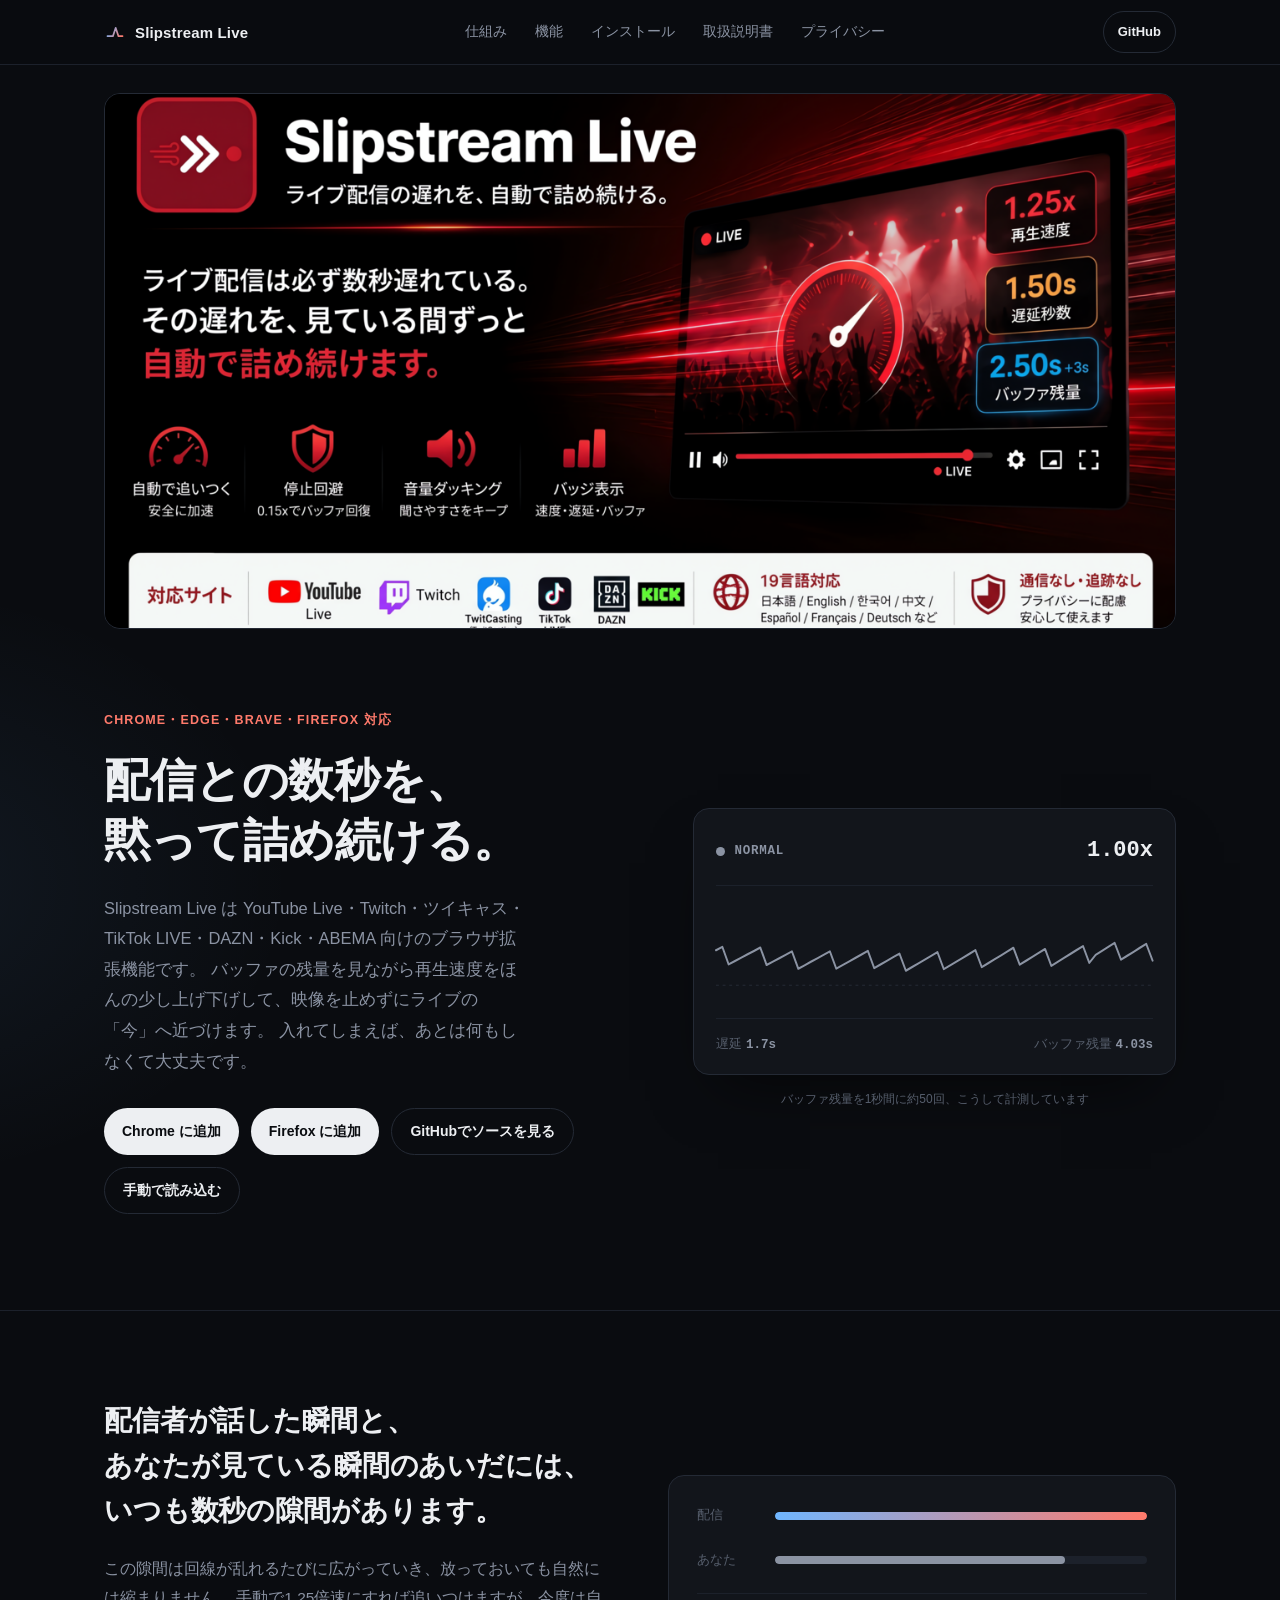
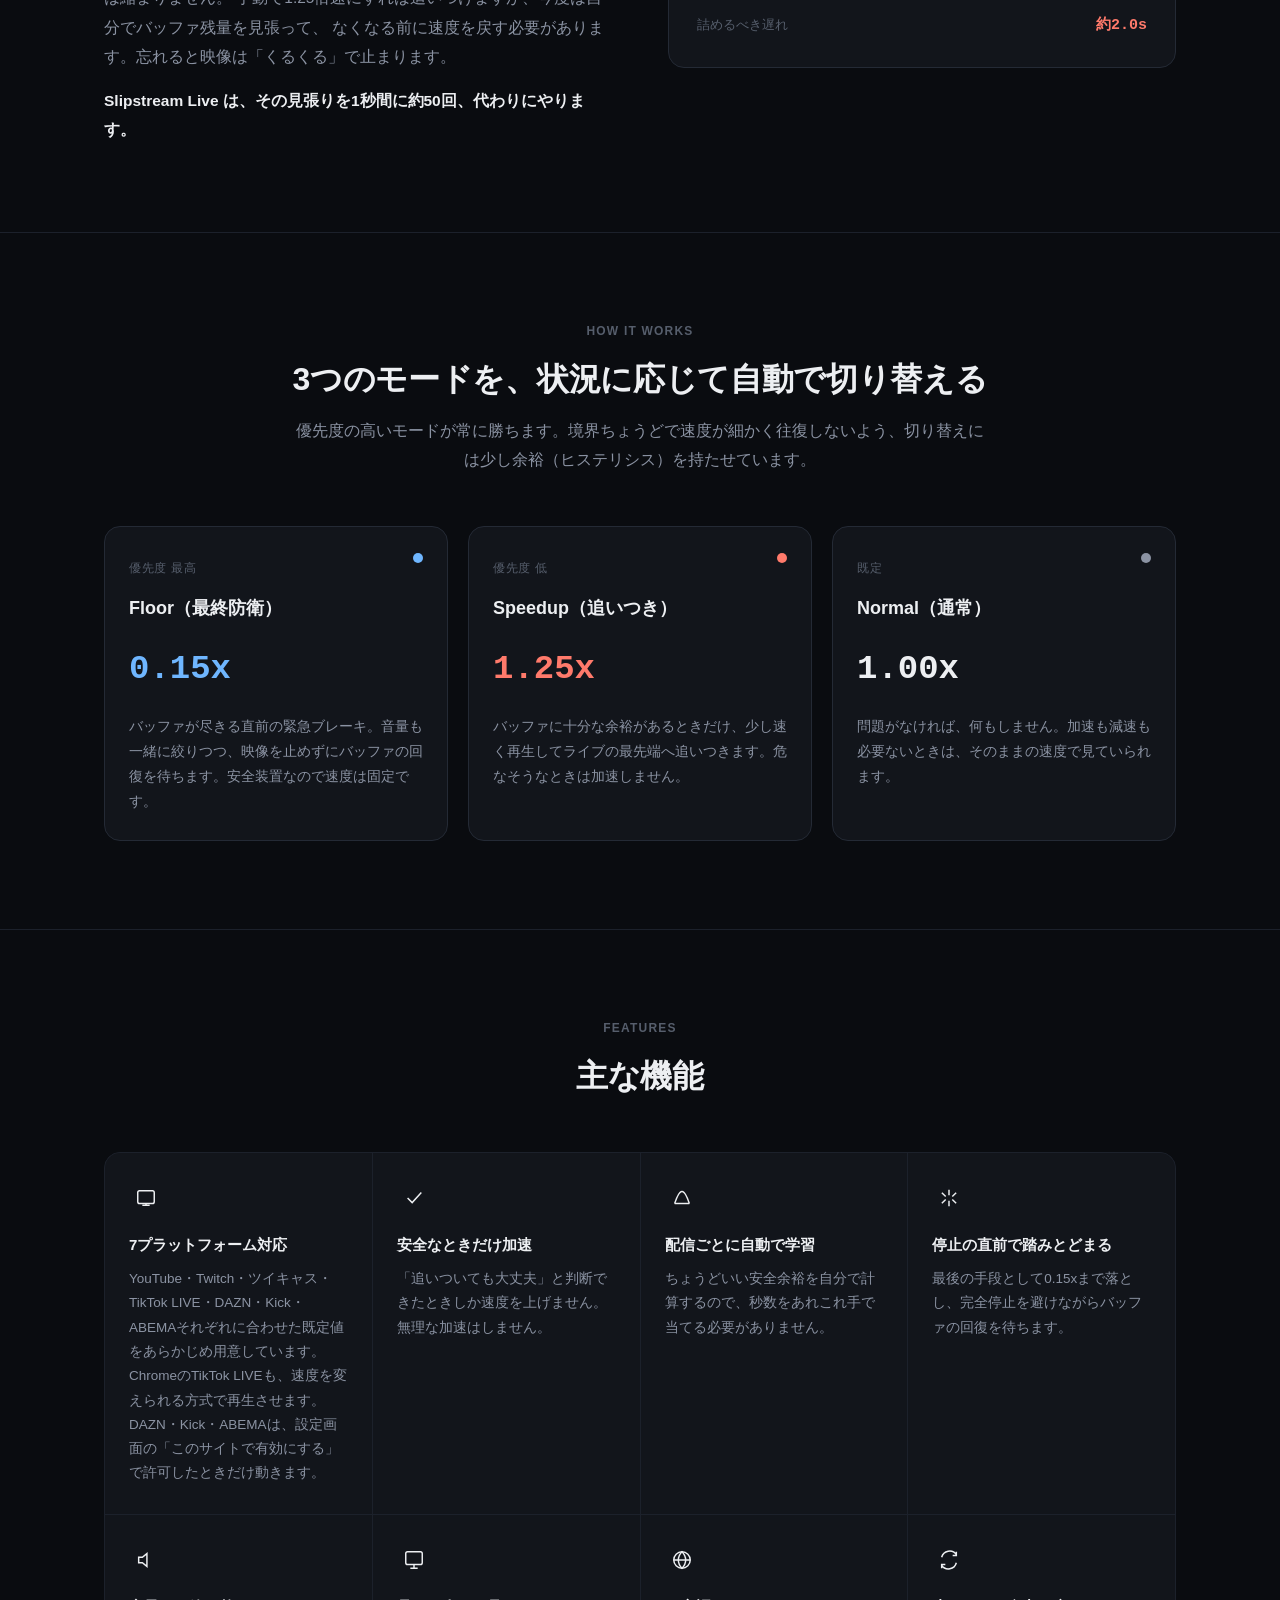
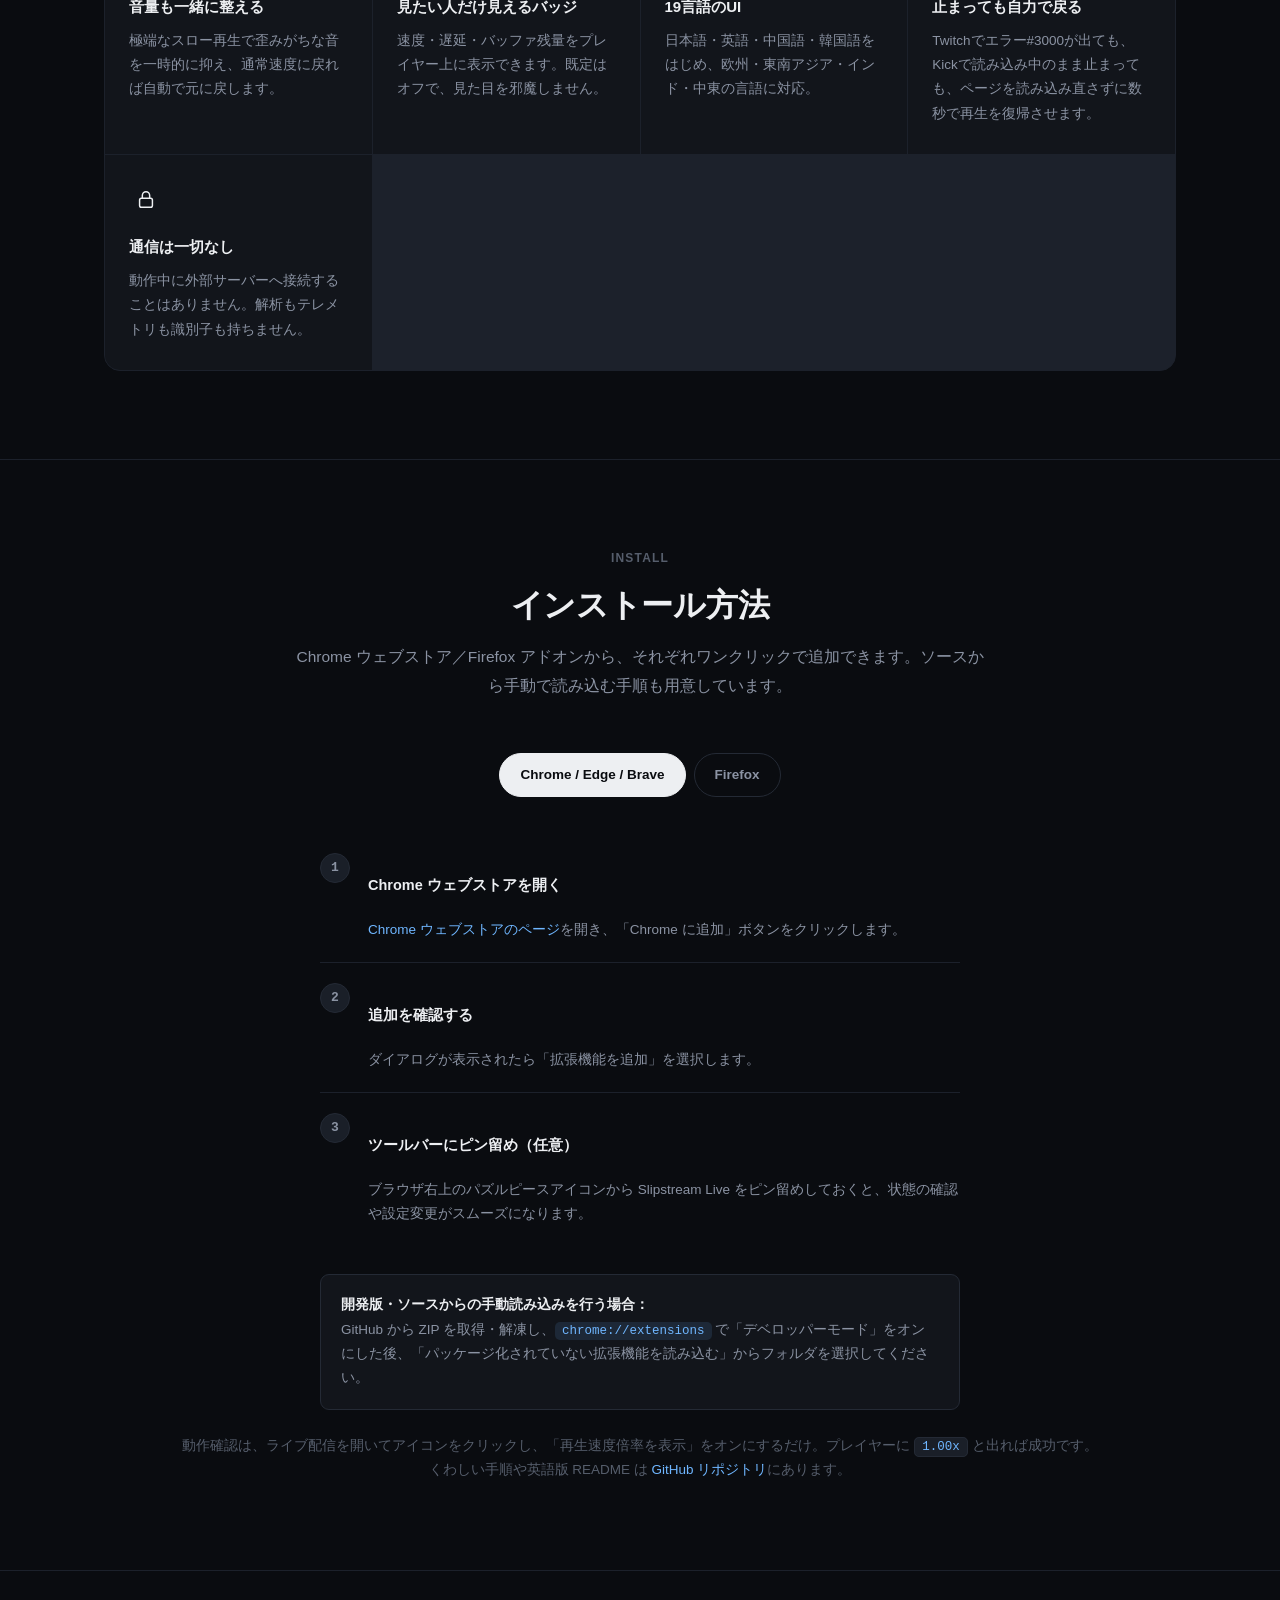
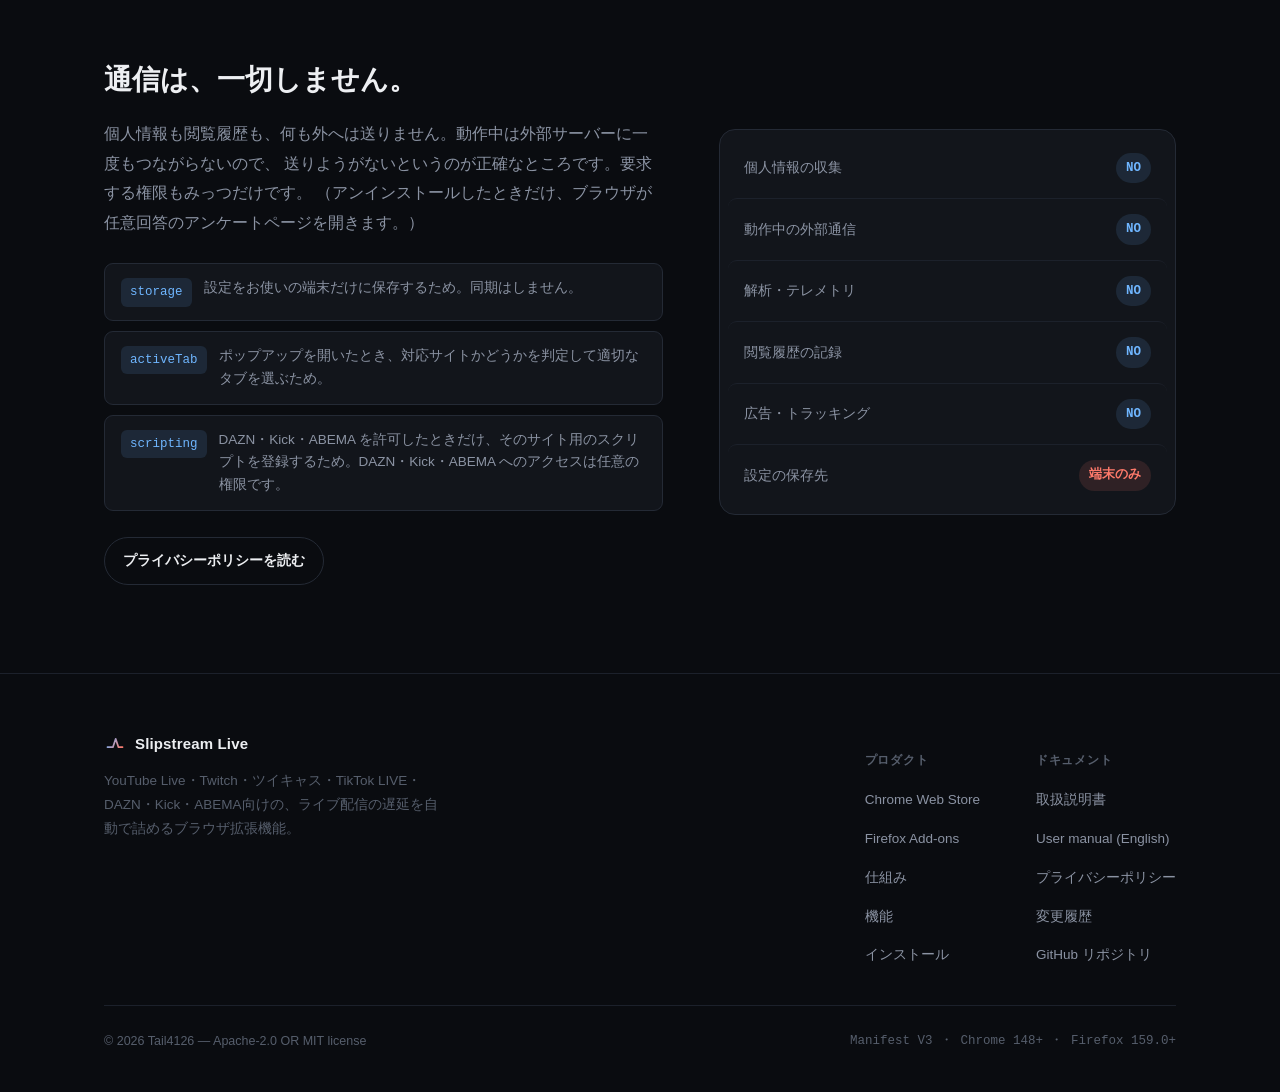
<file: docs/index.html>
<!DOCTYPE html>
<html lang="ja">
<head>
<meta charset="UTF-8">
<meta name="viewport" content="width=device-width, initial-scale=1.0">
<title>Slipstream Live — 配信との数秒を、黙って詰める</title>
<meta name="description" content="Slipstream Live は YouTube Live・Twitch・ツイキャス・TikTok LIVE・DAZN・Kick・ABEMA 向けのブラウザ拡張機能です。バッファ残量を見ながら再生速度を自動調整し、映像を止めずにライブの最先端へ近づけ続けます。動作中の通信は一切なし。">
<meta property="og:type" content="website">
<meta property="og:title" content="Slipstream Live — 配信との数秒を、黙って詰める">
<meta property="og:description" content="YouTube Live・Twitch・ツイキャス・TikTok LIVE・DAZN・Kick・ABEMA向けのブラウザ拡張機能。バッファ残量を見ながら再生速度を自動調整し、映像を止めずにライブの最先端へ近づけ続けます。動作中の通信は一切なし。">
<meta property="og:image" content="https://tail4126.github.io/SlipstreamLive/images/slipstreamlive.jpg">
<meta property="og:image:width" content="1280">
<meta property="og:image:height" content="640">
<meta property="og:url" content="https://tail4126.github.io/SlipstreamLive/">
<meta name="twitter:card" content="summary_large_image">
<meta name="twitter:title" content="Slipstream Live — 配信との数秒を、黙って詰める">
<meta name="twitter:description" content="YouTube Live・Twitch・ツイキャス・TikTok LIVE・DAZN・Kick・ABEMA向けのブラウザ拡張機能。動作中の通信は一切なし。">
<meta name="twitter:image" content="https://tail4126.github.io/SlipstreamLive/images/slipstreamlive.jpg">
<link rel="icon" href="data:,">
<link rel="stylesheet" href="style.css">
</head>
<body class="page page-home">

<header class="site-header">
    <div class="wrap header-inner">
        <a href="#top" class="logo">
            <svg viewBox="0 0 32 32" fill="none" xmlns="http://www.w3.org/2000/svg" aria-hidden="true">
                <path d="M5 22 L13 22 L17 10 L21 22 L27 22" stroke="url(#logoGrad)" stroke-width="2.4" stroke-linecap="round" stroke-linejoin="round"/>
                <defs>
                    <linearGradient id="logoGrad" x1="5" y1="10" x2="27" y2="22" gradientUnits="userSpaceOnUse">
                        <stop stop-color="#6fb6ff"/>
                        <stop offset="1" stop-color="#ff7a6b"/>
                    </linearGradient>
                </defs>
            </svg>
            <span>Slipstream Live</span>
        </a>
        <nav class="site-nav">
            <a href="#modes">仕組み</a>
            <a href="#features">機能</a>
            <a href="#install">インストール</a>
            <a href="manual.ja.html">取扱説明書</a>
            <a href="#privacy">プライバシー</a>
        </nav>
        <a class="btn btn-ghost btn-sm" href="https://github.com/Tail4126/SlipstreamLive" target="_blank" rel="noopener">
            GitHub
        </a>
    </div>
</header>

<div class="hero-banner">
    <div class="wrap">
        <img src="images/slipstreamlive.png" alt="Slipstream Live — YouTube Live・Twitch・ツイキャス向けのライブ配信遅延調整ブラウザ拡張機能" width="1280" height="640" loading="eager">
    </div>
</div>

<main>

    <!-- HERO -->
    <section class="hero" id="top">
        <div class="wrap hero-inner">
            <div class="hero-copy">
                <span class="eyebrow">Chrome・Edge・Brave・Firefox 対応</span>
                <h1>配信との数秒を、<br>黙って詰め続ける。</h1>
                <p class="lead">
                    Slipstream Live は YouTube Live・Twitch・ツイキャス・TikTok LIVE・DAZN・Kick・ABEMA 向けのブラウザ拡張機能です。
                    バッファの残量を見ながら再生速度をほんの少し上げ下げして、映像を止めずにライブの「今」へ近づけます。
                    入れてしまえば、あとは何もしなくて大丈夫です。
                </p>
                <div class="hero-actions">
                    <a class="btn btn-primary" href="https://chromewebstore.google.com/detail/ecbonmgnfkfkfempebmojjpkgbekkjdf" target="_blank" rel="noopener">Chrome に追加</a>
                    <a class="btn btn-primary" href="https://addons.mozilla.org/firefox/addon/slipstream-live/" target="_blank" rel="noopener">Firefox に追加</a>
                    <a class="btn btn-ghost" href="https://github.com/Tail4126/SlipstreamLive" target="_blank" rel="noopener">GitHubでソースを見る</a>
                    <a class="btn btn-ghost" href="#install">手動で読み込む</a>
                </div>
            </div>

            <div class="hero-visual">
                <div class="gauge">
                    <div class="gauge-top">
                        <div class="gauge-mode-wrap">
                            <span class="gauge-dot" id="modeDot"></span>
                            <span class="gauge-mode" id="modeLabel">NORMAL</span>
                        </div>
                        <span class="gauge-rate" id="modeRate">1.00x</span>
                    </div>
                    <div class="gauge-wave-box">
                        <svg class="gauge-wave" id="waveSvg" viewBox="0 0 460 100" preserveAspectRatio="none" aria-hidden="true">
                            <polyline id="wavePoly" fill="none" stroke="#8b93a3" stroke-width="2" stroke-linejoin="round" stroke-linecap="round"/>
                            <line id="floorLine" x1="0" x2="460" stroke="#242a35" stroke-width="1" stroke-dasharray="3 4"/>
                        </svg>
                    </div>
                    <div class="gauge-bottom">
                        <span>遅延 <b id="latencyVal">1.8s</b></span>
                        <span>バッファ残量 <b id="bufferVal">4.2s</b></span>
                    </div>
                </div>
                <p class="gauge-caption">バッファ残量を1秒間に約50回、こうして計測しています</p>
            </div>
        </div>
    </section>

    <!-- PROBLEM -->
    <section class="problem section-border">
        <div class="wrap problem-inner">
            <div class="problem-copy">
                <h2>配信者が話した瞬間と、<br>あなたが見ている瞬間のあいだには、<br>いつも数秒の隙間があります。</h2>
                <p>
                    この隙間は回線が乱れるたびに広がっていき、放っておいても自然には縮まりません。
                    手動で1.25倍速にすれば追いつけますが、今度は自分でバッファ残量を見張って、
                    なくなる前に速度を戻す必要があります。忘れると映像は「くるくる」で止まります。
                </p>
                <p>
                    <strong>Slipstream Live は、その見張りを1秒間に約50回、代わりにやります。</strong>
                </p>
            </div>
            <div class="gap-diagram" aria-hidden="true">
                <div class="gap-row">
                    <span class="gap-label">配信</span>
                    <div class="gap-track now"><div class="gap-fill"></div></div>
                </div>
                <div class="gap-row">
                    <span class="gap-label">あなた</span>
                    <div class="gap-track you"><div class="gap-fill"></div></div>
                </div>
                <div class="gap-note">
                    <span>詰めるべき遅れ</span>
                    <b>約2.0s</b>
                </div>
            </div>
        </div>
    </section>

    <!-- MODES -->
    <section class="modes section-border" id="modes">
        <div class="wrap">
            <div class="section-head">
                <span class="section-eyebrow">How it works</span>
                <h2>3つのモードを、状況に応じて自動で切り替える</h2>
                <p>優先度の高いモードが常に勝ちます。境界ちょうどで速度が細かく往復しないよう、切り替えには少し余裕（ヒステリシス）を持たせています。</p>
            </div>
            <div class="modes-grid">
                <div class="mode-card is-floor">
                    <span class="mode-swatch" aria-hidden="true"></span>
                    <span class="mode-priority">優先度 最高</span>
                    <div class="mode-name">Floor（最終防衛）</div>
                    <div class="mode-rate">0.15x</div>
                    <p class="mode-desc">バッファが尽きる直前の緊急ブレーキ。音量も一緒に絞りつつ、映像を止めずにバッファの回復を待ちます。安全装置なので速度は固定です。</p>
                </div>
                <div class="mode-card is-speedup">
                    <span class="mode-swatch" aria-hidden="true"></span>
                    <span class="mode-priority">優先度 低</span>
                    <div class="mode-name">Speedup（追いつき）</div>
                    <div class="mode-rate">1.25x</div>
                    <p class="mode-desc">バッファに十分な余裕があるときだけ、少し速く再生してライブの最先端へ追いつきます。危なそうなときは加速しません。</p>
                </div>
                <div class="mode-card is-normal">
                    <span class="mode-swatch" aria-hidden="true"></span>
                    <span class="mode-priority">既定</span>
                    <div class="mode-name">Normal（通常）</div>
                    <div class="mode-rate">1.00x</div>
                    <p class="mode-desc">問題がなければ、何もしません。加速も減速も必要ないときは、そのままの速度で見ていられます。</p>
                </div>
            </div>
        </div>
    </section>

    <!-- FEATURES -->
    <section class="features section-border" id="features">
        <div class="wrap">
            <div class="section-head">
                <span class="section-eyebrow">Features</span>
                <h2>主な機能</h2>
            </div>
            <div class="features-grid">

                <div class="feature">
                    <div class="feature-icon">
                        <svg viewBox="0 0 24 24" fill="none" stroke="currentColor" stroke-width="1.6"><rect x="3" y="4" width="18" height="14" rx="2"/><path d="M8 20h8M12 18v2"/></svg>
                    </div>
                    <h3>7プラットフォーム対応</h3>
                    <p>YouTube・Twitch・ツイキャス・TikTok LIVE・DAZN・Kick・ABEMAそれぞれに合わせた既定値をあらかじめ用意しています。ChromeのTikTok LIVEも、速度を変えられる方式で再生させます。DAZN・Kick・ABEMAは、設定画面の「このサイトで有効にする」で許可したときだけ動きます。</p>
                </div>

                <div class="feature">
                    <div class="feature-icon">
                        <svg viewBox="0 0 24 24" fill="none" stroke="currentColor" stroke-width="1.6"><path d="M5 12l5 5L20 6"/></svg>
                    </div>
                    <h3>安全なときだけ加速</h3>
                    <p>「追いついても大丈夫」と判断できたときしか速度を上げません。無理な加速はしません。</p>
                </div>

                <div class="feature">
                    <div class="feature-icon">
                        <svg viewBox="0 0 24 24" fill="none" stroke="currentColor" stroke-width="1.6"><path d="M4 18c3-9 6-13 8-13s5 4 8 13"/><path d="M4 18h16"/></svg>
                    </div>
                    <h3>配信ごとに自動で学習</h3>
                    <p>ちょうどいい安全余裕を自分で計算するので、秒数をあれこれ手で当てる必要がありません。</p>
                </div>

                <div class="feature">
                    <div class="feature-icon">
                        <svg viewBox="0 0 24 24" fill="none" stroke="currentColor" stroke-width="1.6"><path d="M12 3v6M12 21v-6M4.2 6.2l4.2 4.2M15.6 13.6l4.2 4.2M4.2 17.8l4.2-4.2M15.6 10.4l4.2-4.2"/></svg>
                    </div>
                    <h3>停止の直前で踏みとどまる</h3>
                    <p>最後の手段として0.15xまで落とし、完全停止を避けながらバッファの回復を待ちます。</p>
                </div>

                <div class="feature">
                    <div class="feature-icon">
                        <svg viewBox="0 0 24 24" fill="none" stroke="currentColor" stroke-width="1.6"><path d="M4 9v6h4l5 4V5L8 9H4z"/></svg>
                    </div>
                    <h3>音量も一緒に整える</h3>
                    <p>極端なスロー再生で歪みがちな音を一時的に抑え、通常速度に戻れば自動で元に戻します。</p>
                </div>

                <div class="feature">
                    <div class="feature-icon">
                        <svg viewBox="0 0 24 24" fill="none" stroke="currentColor" stroke-width="1.6"><rect x="3" y="3" width="18" height="14" rx="2"/><path d="M8 21h8M12 17v4"/></svg>
                    </div>
                    <h3>見たい人だけ見えるバッジ</h3>
                    <p>速度・遅延・バッファ残量をプレイヤー上に表示できます。既定はオフで、見た目を邪魔しません。</p>
                </div>

                <div class="feature">
                    <div class="feature-icon">
                        <svg viewBox="0 0 24 24" fill="none" stroke="currentColor" stroke-width="1.6"><circle cx="12" cy="12" r="9"/><path d="M3 12h18M12 3c2.5 2.5 4 5.8 4 9s-1.5 6.5-4 9c-2.5-2.5-4-5.8-4-9s1.5-6.5 4-9z"/></svg>
                    </div>
                    <h3>19言語のUI</h3>
                    <p>日本語・英語・中国語・韓国語をはじめ、欧州・東南アジア・インド・中東の言語に対応。</p>
                </div>

                <div class="feature">
                    <div class="feature-icon">
                        <svg viewBox="0 0 24 24" fill="none" stroke="currentColor" stroke-width="1.6"><path d="M20 6A9 9 0 004 9"/><path d="M20 3v4h-4"/><path d="M4 18a9 9 0 0016-3"/><path d="M4 21v-4h4"/></svg>
                    </div>
                    <h3>止まっても自力で戻る</h3>
                    <p>Twitchでエラー#3000が出ても、Kickで読み込み中のまま止まっても、ページを読み込み直さずに数秒で再生を復帰させます。</p>
                </div>

                <div class="feature">
                    <div class="feature-icon">
                        <svg viewBox="0 0 24 24" fill="none" stroke="currentColor" stroke-width="1.6"><rect x="5" y="10" width="14" height="10" rx="2"/><path d="M8 10V7a4 4 0 018 0v3"/></svg>
                    </div>
                    <h3>通信は一切なし</h3>
                    <p>動作中に外部サーバーへ接続することはありません。解析もテレメトリも識別子も持ちません。</p>
                </div>

            </div>
        </div>
    </section>

    <!-- INSTALL -->
    <section class="install section-border" id="install">
        <div class="wrap">
            <div class="section-head">
                <span class="section-eyebrow">Install</span>
                <h2>インストール方法</h2>
                <p>Chrome ウェブストア／Firefox アドオンから、それぞれワンクリックで追加できます。ソースから手動で読み込む手順も用意しています。</p>
            </div>

            <div class="install-tabs" role="tablist" aria-label="ブラウザを選択">
                <button class="tab-btn" role="tab" id="tab-chrome" aria-selected="true" aria-controls="panel-chrome">Chrome / Edge / Brave</button>
                <button class="tab-btn" role="tab" id="tab-firefox" aria-selected="false" aria-controls="panel-firefox">Firefox</button>
            </div>

            <div class="install-panel is-active" id="panel-chrome" role="tabpanel" aria-labelledby="tab-chrome">
                <div class="steps">
                    <div class="step">
                        <span class="step-num"></span>
                        <div class="step-body">
                            <h4>Chrome ウェブストアを開く</h4>
                            <p><a href="https://chromewebstore.google.com/detail/ecbonmgnfkfkfempebmojjpkgbekkjdf" target="_blank" rel="noopener">Chrome ウェブストアのページ</a>を開き、「Chrome に追加」ボタンをクリックします。</p>
                        </div>
                    </div>
                    <div class="step">
                        <span class="step-num"></span>
                        <div class="step-body">
                            <h4>追加を確認する</h4>
                            <p>ダイアログが表示されたら「拡張機能を追加」を選択します。</p>
                        </div>
                    </div>
                    <div class="step">
                        <span class="step-num"></span>
                        <div class="step-body">
                            <h4>ツールバーにピン留め（任意）</h4>
                            <p>ブラウザ右上のパズルピースアイコンから Slipstream Live をピン留めしておくと、状態の確認や設定変更がスムーズになります。</p>
                        </div>
                    </div>
                </div>
                <div class="install-check">
                    <b>開発版・ソースからの手動読み込みを行う場合：</b><br>
                    GitHub から ZIP を取得・解凍し、<code>chrome://extensions</code> で「デベロッパーモード」をオンにした後、「パッケージ化されていない拡張機能を読み込む」からフォルダを選択してください。
                </div>
            </div>

            <div class="install-panel" id="panel-firefox" role="tabpanel" aria-labelledby="tab-firefox">
                <div class="steps">
                    <div class="step">
                        <span class="step-num"></span>
                        <div class="step-body">
                            <h4>Firefox アドオンを開く</h4>
                            <p><a href="https://addons.mozilla.org/firefox/addon/slipstream-live/" target="_blank" rel="noopener">Firefox アドオンのページ</a>を開き、「Firefox へ追加」ボタンをクリックします。</p>
                        </div>
                    </div>
                    <div class="step">
                        <span class="step-num"></span>
                        <div class="step-body">
                            <h4>追加を許可する</h4>
                            <p>権限の確認ダイアログが表示されたら「追加」を選択します。求められるのは YouTube・Twitch・ツイキャス・TikTok へのサイトアクセスと設定の保存だけで、データ収集はありません。DAZN・Kick・ABEMA へのアクセスは、使いたくなったときに設定画面から許可します。</p>
                        </div>
                    </div>
                    <div class="step">
                        <span class="step-num"></span>
                        <div class="step-body">
                            <h4>ツールバーにピン留め（任意）</h4>
                            <p>拡張機能アイコンから Slipstream Live をピン留めしておくと、状態の確認や設定変更がスムーズになります。</p>
                        </div>
                    </div>
                </div>
                <div class="install-check">
                    <b>Android 版 Firefox（159.0 以降）にも対応しています。</b>同じページをモバイル版 Firefox で開けば、そのまま追加できます。<br>
                    開発版・ソースからの手動読み込みを行う場合は、<code>about:debugging#/runtime/this-firefox</code> で「一時的なアドオンを読み込む…」から <code>manifest.json</code> を選択してください（Firefox を閉じると消えます）。
                </div>
            </div>

            <p class="install-more">
                動作確認は、ライブ配信を開いてアイコンをクリックし、「再生速度倍率を表示」をオンにするだけ。プレイヤーに <code>1.00x</code> と出れば成功です。<br>
                くわしい手順や英語版 README は <a href="https://github.com/Tail4126/SlipstreamLive" target="_blank" rel="noopener">GitHub リポジトリ</a>にあります。
            </p>
        </div>
    </section>

    <!-- PRIVACY -->
    <section class="privacy section-border" id="privacy">
        <div class="wrap privacy-inner">
            <div class="privacy-copy">
                <h2>通信は、一切しません。</h2>
                <p>
                    個人情報も閲覧履歴も、何も外へは送りません。動作中は外部サーバーに一度もつながらないので、
                    送りようがないというのが正確なところです。要求する権限もみっつだけです。
                    （アンインストールしたときだけ、ブラウザが任意回答のアンケートページを開きます。）
                </p>
                <div class="perm-list">
                    <div class="perm-item">
                        <code>storage</code>
                        <span>設定をお使いの端末だけに保存するため。同期はしません。</span>
                    </div>
                    <div class="perm-item">
                        <code>activeTab</code>
                        <span>ポップアップを開いたとき、対応サイトかどうかを判定して適切なタブを選ぶため。</span>
                    </div>
                    <div class="perm-item">
                        <code>scripting</code>
                        <span>DAZN・Kick・ABEMA を許可したときだけ、そのサイト用のスクリプトを登録するため。DAZN・Kick・ABEMA へのアクセスは任意の権限です。</span>
                    </div>
                </div>
                <div class="privacy-cta">
                    <a class="btn btn-ghost" href="privacy-policy.html">プライバシーポリシーを読む</a>
                </div>
            </div>

            <div class="privacy-panel" aria-hidden="true">
                <div class="privacy-row"><span>個人情報の収集</span><span class="no">NO</span></div>
                <div class="privacy-row"><span>動作中の外部通信</span><span class="no">NO</span></div>
                <div class="privacy-row"><span>解析・テレメトリ</span><span class="no">NO</span></div>
                <div class="privacy-row"><span>閲覧履歴の記録</span><span class="no">NO</span></div>
                <div class="privacy-row"><span>広告・トラッキング</span><span class="no">NO</span></div>
                <div class="privacy-row"><span>設定の保存先</span><span class="yes-local">端末のみ</span></div>
            </div>
        </div>
    </section>

</main>

<footer class="site-footer">
    <div class="wrap">
        <div class="footer-top">
            <div class="footer-brand">
                <a href="#top" class="logo">
                    <svg viewBox="0 0 32 32" fill="none" xmlns="http://www.w3.org/2000/svg" aria-hidden="true">
                        <path d="M5 22 L13 22 L17 10 L21 22 L27 22" stroke="url(#logoGrad2)" stroke-width="2.4" stroke-linecap="round" stroke-linejoin="round"/>
                        <defs>
                            <linearGradient id="logoGrad2" x1="5" y1="10" x2="27" y2="22" gradientUnits="userSpaceOnUse">
                                <stop stop-color="#6fb6ff"/>
                                <stop offset="1" stop-color="#ff7a6b"/>
                            </linearGradient>
                        </defs>
                    </svg>
                    <span>Slipstream Live</span>
                </a>
                <p>YouTube Live・Twitch・ツイキャス・TikTok LIVE・DAZN・Kick・ABEMA向けの、ライブ配信の遅延を自動で詰めるブラウザ拡張機能。</p>
            </div>
            <div class="footer-links">
                <div class="footer-col">
                    <h5>プロダクト</h5>
                    <ul>
                        <li><a href="https://chromewebstore.google.com/detail/ecbonmgnfkfkfempebmojjpkgbekkjdf" target="_blank" rel="noopener">Chrome Web Store</a></li>
                        <li><a href="https://addons.mozilla.org/firefox/addon/slipstream-live/" target="_blank" rel="noopener">Firefox Add-ons</a></li>
                        <li><a href="#modes">仕組み</a></li>
                        <li><a href="#features">機能</a></li>
                        <li><a href="#install">インストール</a></li>
                    </ul>
                </div>
                <div class="footer-col">
                    <h5>ドキュメント</h5>
                    <ul>
                        <li><a href="manual.ja.html">取扱説明書</a></li>
                        <li><a href="manual.html">User manual (English)</a></li>
                        <li><a href="privacy-policy.html">プライバシーポリシー</a></li>
                        <li><a href="https://github.com/Tail4126/SlipstreamLive/blob/main/CHANGELOG.md" target="_blank" rel="noopener">変更履歴</a></li>
                        <li><a href="https://github.com/Tail4126/SlipstreamLive" target="_blank" rel="noopener">GitHub リポジトリ</a></li>
                    </ul>
                </div>
            </div>
        </div>
        <div class="footer-bottom">
            <span>© 2026 Tail4126 — Apache-2.0 OR MIT license</span>
            <span class="env">Manifest V3 ・ Chrome 148+ ・ Firefox 159.0+</span>
        </div>
    </div>
</footer>

<script>
(function(){
    "use strict";

    /* ---- install tabs ---- */
    var tabs = document.querySelectorAll(".tab-btn");
    tabs.forEach(function(tab){
        tab.addEventListener("click", function(){
            tabs.forEach(function(t){ t.setAttribute("aria-selected","false"); });
            tab.setAttribute("aria-selected","true");
            document.querySelectorAll(".install-panel").forEach(function(p){ p.classList.remove("is-active"); });
            document.getElementById(tab.getAttribute("aria-controls")).classList.add("is-active");
        });
    });

    /* ---- buffer gauge demo ----
          Draws a sawtooth-ish buffer curve, the same shape the extension
          watches — shown here at rest in Normal mode. */
    var svg = document.getElementById("wavePoly");
    var floorLine = document.getElementById("floorLine");
    var latencyEl = document.getElementById("latencyVal");
    var bufferEl = document.getElementById("bufferVal");

    if (!svg) return;

    var reduceMotion = window.matchMedia && window.matchMedia("(prefers-reduced-motion: reduce)").matches;

    var W = 460, H = 100;
    var FLOOR_Y = H * 0.82;
    floorLine.setAttribute("y1", FLOOR_Y);
    floorLine.setAttribute("y2", FLOOR_Y);

    var N = 70;
    var points = [];
    var t = 0;

    function seedWave(){
        points = [];
        for (var i = 0; i < N; i++){
            points.push(sample(i * 0.35));
        }
    }
    function sample(x){
        var saw = ((x * 1.6) % 3.2) / 3.2;
        var teeth = (1 - saw) * H * 0.20;
        var drift = Math.sin(x * 0.12) * H * 0.08;
        var y = H * 0.40 + teeth + drift;
        return Math.max(H * 0.30, Math.min(H * 0.68, y));
    }
    seedWave();

    function render(){
        var str = "";
        var step = W / (N - 1);
        for (var i = 0; i < N; i++){
            str += (i * step).toFixed(1) + "," + points[i].toFixed(1) + " ";
        }
        svg.setAttribute("points", str.trim());

        var lastY = points[N - 1];
        var buf = (3.2 + (FLOOR_Y - lastY) / H * 3.5).toFixed(2);
        var latency = (1.3 + Math.random() * 0.5).toFixed(1);
        bufferEl.textContent = buf + "s";
        latencyEl.textContent = latency + "s";
    }

    render();

    if (!reduceMotion){
        setInterval(function(){
            t += 0.35;
            points.shift();
            points.push(sample(t + N * 0.35));
            render();
        }, 220);
    }
})();
</script>

</body>
</html>
</file>
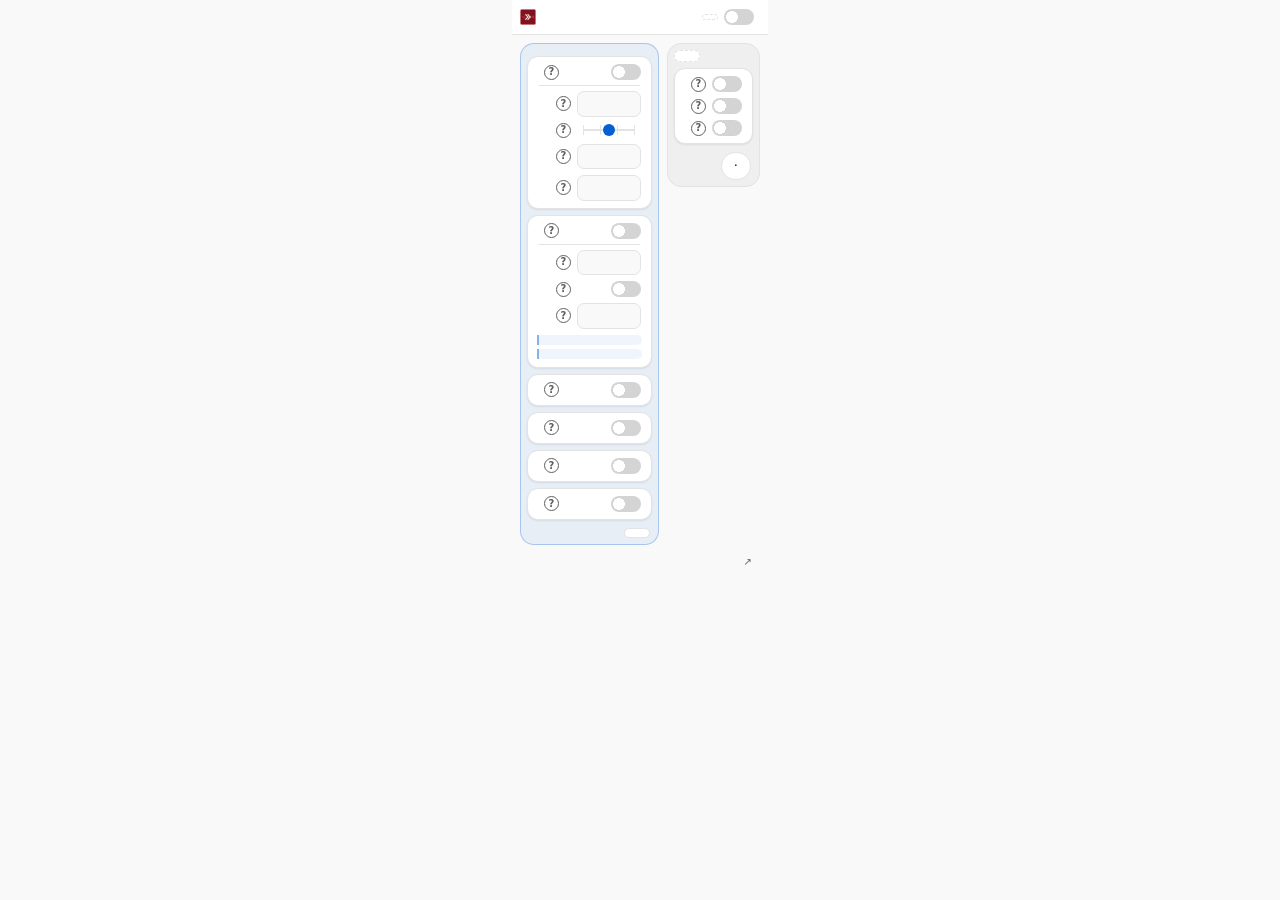
<file: popup.html>
<!-- SPDX-License-Identifier: Apache-2.0 OR MIT -->
<!DOCTYPE html>
<!--
    =========================================================================
    popup.html — ツールバーのアイコンを押すと開く「設定画面」の骨組み
    =========================================================================

    ■ このファイルは何をするもの？
        設定画面に並ぶ項目の「並び順と構造」だけを書いたファイルです。
        表示される文字（ラベルや説明文）はここには一切書かれておらず、
        popup.js が起動時に流し込みます。19 言語に対応するための設計です。
        右から左へ書く言語（アラビア語）では、popup.js が <html dir="rtl"> を付けて
        画面全体を鏡写しにします。

    ■ data-* 属性が設定の「配線図」になっている
        この画面には、項目ごとの個別処理を書いた JavaScript がありません。
        代わりに以下の data-* 属性を popup.js が読み取り、自動的に動かします。
        項目を増やしたいときは、ここに 1 行足して shared/schema.js に定義を
        加えるだけで済みます。

        data-key    … この入力欄が担当する設定キー（shared/schema.js の KEYS と対応）
        data-msg    … 要素のテキストに流し込む、多言語ファイルのキー
        data-title  … マウスを乗せたとき出るツールチップの文言キー
        data-href   … リンク先 URL の文言キー（言語ごとにリンク先が異なるため）
        data-hint   … 「1.05 ~ 4.00」のような入力可能範囲の表示先
        data-help   … 「?」ボタンを押したとき出る説明の文言キー
        data-labels … スライダーの目盛りごとのラベル（スペース区切り、左から順）
        data-needs  … ここに挙げた設定がすべて ON のときだけ、その行を操作可能にする
        data-not    … ここに挙げた設定が 1 つでも ON なら、その行を操作不可にする
        data-reset  … 押すとその範囲の設定を初期化するボタン（'site' / 'common'）
        data-site   … そのサイトのタブが選ばれているときだけ表示する要素

    ■ 画面の構造
        ヘッダー（ロゴ＋全体の ON/OFF）
        └ #scopes
            ├ #site   … サイト別設定（YouTube / Twitch / TwitCasting / TikTok / DAZN / Kick / ABEMA のタブで切り替え）
            │           DAZN・Kick・ABEMA のタブでは、まだ許可していなければ先頭に「このサイトで有効にする」の案内（#grant）が出る
            └ #common … 全サイト共通設定（画面上のバッジ表示）
        フッター（取扱説明書へのリンク）
-->
<html>
<head>
    <meta charset="utf-8" />
    <link rel="stylesheet" href="popup.css" />

    <!--
        読み込む順番に意味があります。
            1. shared/schema.js … 設定の設計図をグローバルの一時変数へ置く
            2. common.js        … それを受け取り、道具箱 SLPSTRM を組み立てる
            3. popup.js         … 道具箱を使って画面を動かす

        defer は「HTML を全部読み終えてから、書いた順に実行する」指定です。
        これがないと、popup.js が実行された時点でまだ <body> の要素が存在せず、
        画面を組み立てられません。
    -->
    <script src="shared/schema.js" defer></script>
    <script src="common.js" defer></script>
    <script src="popup.js" defer></script>

    <!-- popup.js の translate() が、選択中の言語のタイトルへ置き換えます。 -->
    <title>Slipstream Live</title>
</head>
<body>

    <!-- ===================================================================
            ヘッダー：ロゴ・バージョン表示と、拡張機能全体の ON/OFF スイッチ
            =================================================================== -->
    <div id="header">
        <div id="brand">

            <!--
                アイコンをクリックすると公式サイトを開きます。
                target="_blank" は新しいタブで開く指定。
                rel="noopener" はセキュリティ上ほぼ必須の指定で、
                開いた先のページから元のページを操作されるのを防ぎます。
                alt はリンクの名前になります（画像だけのリンクは、これが無いと
                スクリーンリーダーで何のリンクか分からなくなります）。
            -->
            <a id="icon-link" href="https://tail4126.github.io/SlipstreamLive/" target="_blank" rel="noopener">
                <img id="icon" src="./icons/48.png" alt="Slipstream Live" />
            </a>

            <!-- 中身が空なのは、popup.js が文言を流し込むためです（以下すべて同様）。 -->
            <span id="title" data-msg="appShortName"></span>

            <!-- バージョン番号（例: v1.2.0）。manifest.json から読み取って表示します。 -->
            <span id="version"></span>
        </div>

        <!--
            設定 1 行ぶんの基本の形。
            <label> で全体を囲んでいるので、文字の部分をクリックしても
            中のチェックボックスが反応します（押せる範囲が広くなる）。

            ラベルと入力欄の結び付け（for / id）は、popup.js が data-key から自動で行います。
            行の中に「?」ボタンがある場合、結び付けを指定しないと HTML の仕様上
            「ラベル内で最初に現れる操作部品」＝ボタンのほうが操作対象になってしまうためです。
        -->
        <label class="row">
            <span data-msg="enabled"></span>

            <!-- 「全サイト共通の設定です」と示す小さなラベル。 -->
            <small class="chip" data-msg="scopeCommon" data-title="scopeCommonDesc"></small>

            <!-- data-key="enabled" が、この画面で最上位の ON/OFF に対応します。 -->
            <input class="switch" type="checkbox" data-key="enabled" />
        </label>
    </div>

    <!-- ===================================================================
            設定本体：左に「サイト別」、右に「全サイト共通」のパネルを並べる
            =================================================================== -->
    <div id="scopes">

        <!-- ---------------------------------------------------------------
                サイト別設定：選択中のサイト 1 つぶんの設定を表示する
                --------------------------------------------------------------- -->
        <section id="site" class="scope">

            <!--
                サイト切り替えタブの置き場所。中身が空なのは、
                popup.js の buildTabs() が SITES の定義からボタンを生成するためです。
                HTML に直接書かないことで、対応サイトを増やしたときに自動で反映されます。
                role="tablist" は、スクリーンリーダーに「タブの並び」だと伝える指定です。
            -->
            <div id="tabs" class="scope-head" role="tablist"></div>

            <div class="groups">

                <!--
                    許可を得てから動かすサイト（DAZN・Kick・ABEMA）の案内。
                    そのサイトのタブを選んでいて、まだサイトへのアクセスを許可していないときだけ
                    popup.js の render() が表示します（許可した直後は「有効にしました」に変わります）。

                    ボタンを押すと、popup.js がブラウザに許可を求めます（permissions.request()）。
                    許可されると background.js がスクリプトを登録し、開いているタブにも入れます。
                    ボタンの文言は、今見ているページがそのサイトなら「このサイトで有効にする」、
                    そうでなければ「DAZN で有効にする」のようにサイト名入りになります。
                    role="status" は、文言が「有効にしました」に変わったことを
                    スクリーンリーダーにも伝えるための指定です。
                -->
                <div id="grant" class="group grant" hidden>
                    <p id="grant-text" class="grant-text" role="status"></p>
                    <button id="grant-button" class="grant-button" type="button"></button>
                </div>

                <!-- === 加速に関する設定のまとまり === -->
                <div class="group">

                    <!--
                        class="head" が付いた行は、そのまとまりの見出し兼スイッチです。
                        data-needs="enabled" … 全体が ON のときだけ操作できます。
                    -->
                    <label class="row head" data-needs="enabled">
                        <span data-msg="speedup"></span>
                        <button class="help-icon" type="button" data-help="speedupDesc">?</button>
                        <input class="switch" type="checkbox" data-key="speedup" />
                    </label>

                    <!--
                        加速時の再生速度。
                        data-needs="enabled speedup" は「全体が ON」かつ「加速が ON」の
                        両方を満たしたときだけ操作可能、という意味です（スペース区切り）。
                        min / max / step は HTML に書かず、schema.js の range から
                        popup.js が自動で設定します。
                    -->
                    <label class="row" data-needs="enabled speedup">
                        <span><span data-msg="speedupRate"></span> <small class="hint" data-hint="speedupRate"></small></span>
                        <button class="help-icon" type="button" data-help="speedupRateDesc">?</button>
                        <input class="number" type="number" data-key="speedupRate" />
                    </label>

                    <!--
                        自動調整の積極度を選ぶスライダー（0〜3 の 4 段階）。
                        data-labels には目盛りの数だけラベルのキーを並べます。
                        左から順に 0, 1, 2, 3 に対応し、つまみを動かすと
                        popup.js の Tip がその位置のラベルを吹き出しで表示します。
                        すぐ下の 2 本の手動しきい値は、このスライダーが「オフ」のときだけ使われるため、
                        先にこちらを置き、上から読んだ順に「自動か手動か → 手動の値」と決められるようにしています。
                    -->
                    <label class="row" data-needs="enabled speedup">
                        <span data-msg="speedupAuto"></span>
                        <button class="help-icon" type="button" data-help="speedupAutoDesc">?</button>
                        <input class="slider" type="range" data-key="speedupAuto"
                            data-labels="speedupAutoOff speedupAutoStable speedupAutoStandard speedupAutoAggressive" />
                    </label>

                    <!--
                        手動しきい値（加速を開始する残量・加速を終了する残量の 2 本）。
                        data-not="speedupAuto" … 自動調整が ON（0 以外）のときは、この値が
                        使われないため、行ごとグレーアウトさせます。
                        設定どうしの関係を HTML 側に書いておける、という点がこの仕組みの利点です。
                        終了の値は開始の値を超えられません（schema.js の cap を参照）。
                    -->
                    <label class="row" data-needs="enabled speedup" data-not="speedupAuto">
                        <span data-msg="speedupThreshold"></span>
                        <button class="help-icon" type="button" data-help="speedupThresholdDesc">?</button>
                        <input class="number" type="number" data-key="speedupThreshold" />
                    </label>

                    <label class="row" data-needs="enabled speedup" data-not="speedupAuto">
                        <span data-msg="speedupStopThreshold"></span>
                        <button class="help-icon" type="button" data-help="speedupStopThresholdDesc">?</button>
                        <input class="number" type="number" data-key="speedupStopThreshold" />
                    </label>
                </div>

                <!-- === 下限モード（バッファ切れ寸前の緊急退避）に関する設定 === -->
                <div class="group">
                    <label class="row head" data-needs="enabled">
                        <span data-msg="floor"></span>
                        <button class="help-icon" type="button" data-help="floorDesc">?</button>
                        <input class="switch" type="checkbox" data-key="floor" />
                    </label>

                    <!-- 残量が何秒を切ったら下限モードへ入るか。 -->
                    <label class="row" data-needs="enabled floor">
                        <span data-msg="floorThreshold"></span>
                        <button class="help-icon" type="button" data-help="floorThresholdDesc">?</button>
                        <input class="number" type="number" data-key="floorThreshold" />
                    </label>

                    <!-- 下限モード中に音量を下げるか（超低速時の不快な音を抑えるため）。 -->
                    <label class="row" data-needs="enabled floor">
                        <span data-msg="duck"></span>
                        <button class="help-icon" type="button" data-help="duckDesc">?</button>
                        <input class="switch" type="checkbox" data-key="duck" />
                    </label>

                    <!--
                        下げたときの音量（％）。
                        data-needs に 3 つ並んでいるとおり、「全体」「下限モード」
                        「音量を下げる」がすべて ON のときだけ操作できます。
                    -->
                    <label class="row" data-needs="enabled floor duck">
                        <span><span data-msg="duckVolume"></span> <small class="hint" data-hint="duckVolume"></small></span>
                        <button class="help-icon" type="button" data-help="duckVolumeDesc">?</button>
                        <input class="number" type="number" data-key="duckVolume" />
                    </label>

                    <!--
                        Twitch のタブを選んでいるときだけ表示される注意書き。
                        data-site="twitch" が付いた要素は、他のサイトのタブでは
                        popup.js の render() が hidden 属性を付けて隠します。
                    -->
                    <p class="note" data-site="twitch" data-msg="floorThresholdNote_twitch"></p>

                    <!--
                        Kick のタブを選んでいるときだけ表示される注意書き。
                        Kick は映像データの途切れが多く、既定値が他のサイトと大きく違う（自動調整がオフ、
                        最低速度にする閾値が 2 秒など）ため、その理由をここで説明します。
                    -->
                    <p class="note" data-site="kick" data-msg="floorThresholdNote_kick"></p>
                </div>

                <!--
                    YouTube でしか意味を持たない設定のまとまり。
                    data-site はこのように <div class="group"> にも付けられるので、
                    グループごとまとめて出し分けられます。
                -->
                <div class="group" data-site="youtube">
                    <label class="row" data-needs="enabled">
                        <span data-msg="premiere"></span>
                        <button class="help-icon" type="button" data-help="premiereDesc">?</button>
                        <input class="switch" type="checkbox" data-key="premiere" />
                    </label>
                </div>

                <!-- Twitch でしか意味を持たない設定のまとまり。 -->
                <div class="group" data-site="twitch">
                    <label class="row" data-needs="enabled">
                        <span data-msg="recover"></span>
                        <button class="help-icon" type="button" data-help="recoverDesc">?</button>
                        <input class="switch" type="checkbox" data-key="recover" />
                    </label>
                </div>

                <!--
                    Kick でしか意味を持たない設定のまとまり。
                    設定キーは Twitch と同じ recover ですが、Kick で立て直す相手は「読み込み中のまま止まった
                    プレーヤー」なので、文言（recover_kick / recoverDesc_kick）は Kick 専用のものを使います。
                    同じ data-key の入力欄が 2 つになりますが、popup.js がサイトごとに別の id を振るため、
                    行の文字を押しても、それぞれ自分のスイッチだけが切り替わります。
                -->
                <div class="group" data-site="kick">
                    <label class="row" data-needs="enabled">
                        <span data-msg="recover_kick"></span>
                        <button class="help-icon" type="button" data-help="recoverDesc_kick">?</button>
                        <input class="switch" type="checkbox" data-key="recover" />
                    </label>
                </div>

                <!--
                    TikTok でしか意味を持たない設定のまとまり。
                    Chrome の TikTok LIVE は、そのままでは再生速度を変えられない方式で再生されるため、
                    速度を変えられる方式を選ばせるかどうかを切り替えます（adapters/tiktok.js の冒頭を参照）。
                -->
                <div class="group" data-site="tiktok">
                    <label class="row" data-needs="enabled">
                        <span data-msg="forceMse"></span>
                        <button class="help-icon" type="button" data-help="forceMseDesc">?</button>
                        <input class="switch" type="checkbox" data-key="forceMse" />
                    </label>
                </div>
            </div>

            <!--
                リセットボタン。
                data-reset="site" は「今表示しているサイトの設定だけを初期化する」指定です。
                ボタンの文字（例:「リセット · YouTube」）は、選択中のサイト名を含むため
                data-msg ではなく popup.js の render() が組み立てて入れます。
            -->
            <div class="footer">
                <button id="reset-site" class="reset" type="button" data-reset="site" data-title="resetDesc"></button>
            </div>
        </section>

        <!-- ---------------------------------------------------------------
                全サイト共通設定：画面上に出すバッジの表示切り替え
                --------------------------------------------------------------- -->
        <section id="common" class="scope">
            <div class="scope-head">
                <span class="chip" data-msg="scopeCommon" data-title="scopeCommonDesc"></span>
            </div>
            <div class="groups">
                <div class="group">

                    <!-- 再生速度バッジ（例: 1.25x）の表示切り替え。 -->
                    <label class="row" data-needs="enabled">
                        <span data-msg="showPlaybackRate"></span>
                        <button class="help-icon" type="button" data-help="showPlaybackRateDesc">?</button>
                        <input class="switch" type="checkbox" data-key="showPlaybackRate" />
                    </label>

                    <!-- 遅延バッジ（例: 1.52s）の表示切り替え。 -->
                    <label class="row" data-needs="enabled">
                        <span data-msg="showLatency"></span>
                        <button class="help-icon" type="button" data-help="showLatencyDesc">?</button>
                        <input class="switch" type="checkbox" data-key="showLatency" />
                    </label>

                    <!-- バッファ残量バッジ（例: 8.32s）の表示切り替え。 -->
                    <label class="row" data-needs="enabled">
                        <span data-msg="showHealth"></span>
                        <button class="help-icon" type="button" data-help="showHealthDesc">?</button>
                        <input class="switch" type="checkbox" data-key="showHealth" />
                    </label>
                </div>
            </div>

            <!--
                共通設定のリセット。
                こちらはサイト名が入らないため、「リセット」と「全サイト共通」の
                2 つの文言を「·」でつないだ形を HTML に直接書けます。
            -->
            <div class="footer">
                <button class="reset" type="button" data-reset="common" data-title="resetDesc"><span data-msg="reset"></span> · <span data-msg="scopeCommon"></span></button>
            </div>
        </section>
    </div>

    <!-- ===================================================================
            フッター：取扱説明書へのリンク
            data-href を使うのは、言語ごとにリンク先の URL が違うためです
            （日本語なら manual.ja.html、英語なら manual.html）。
            =================================================================== -->
    <div id="page-footer">
        <a id="manual-link" data-msg="manual" data-href="manualUrl" target="_blank" rel="noopener"></a>
    </div>
</body>
</html>
</file>
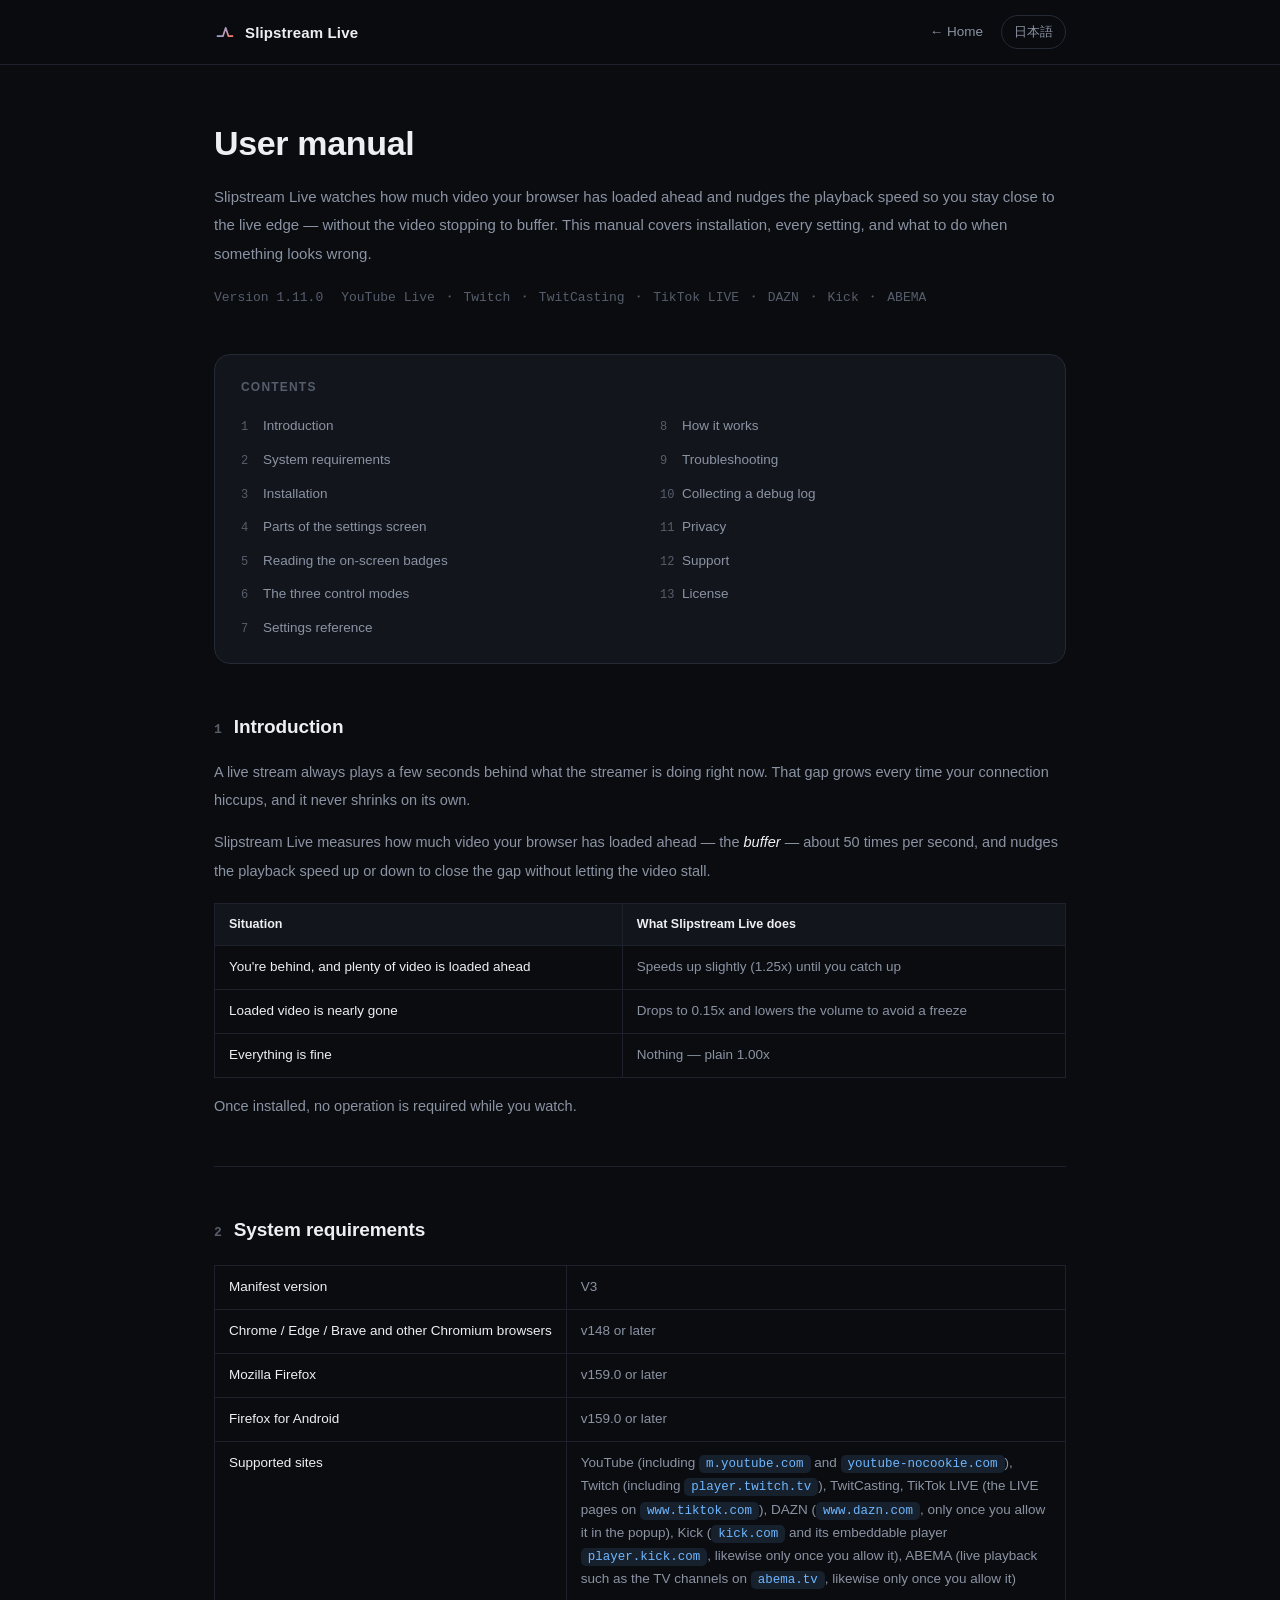
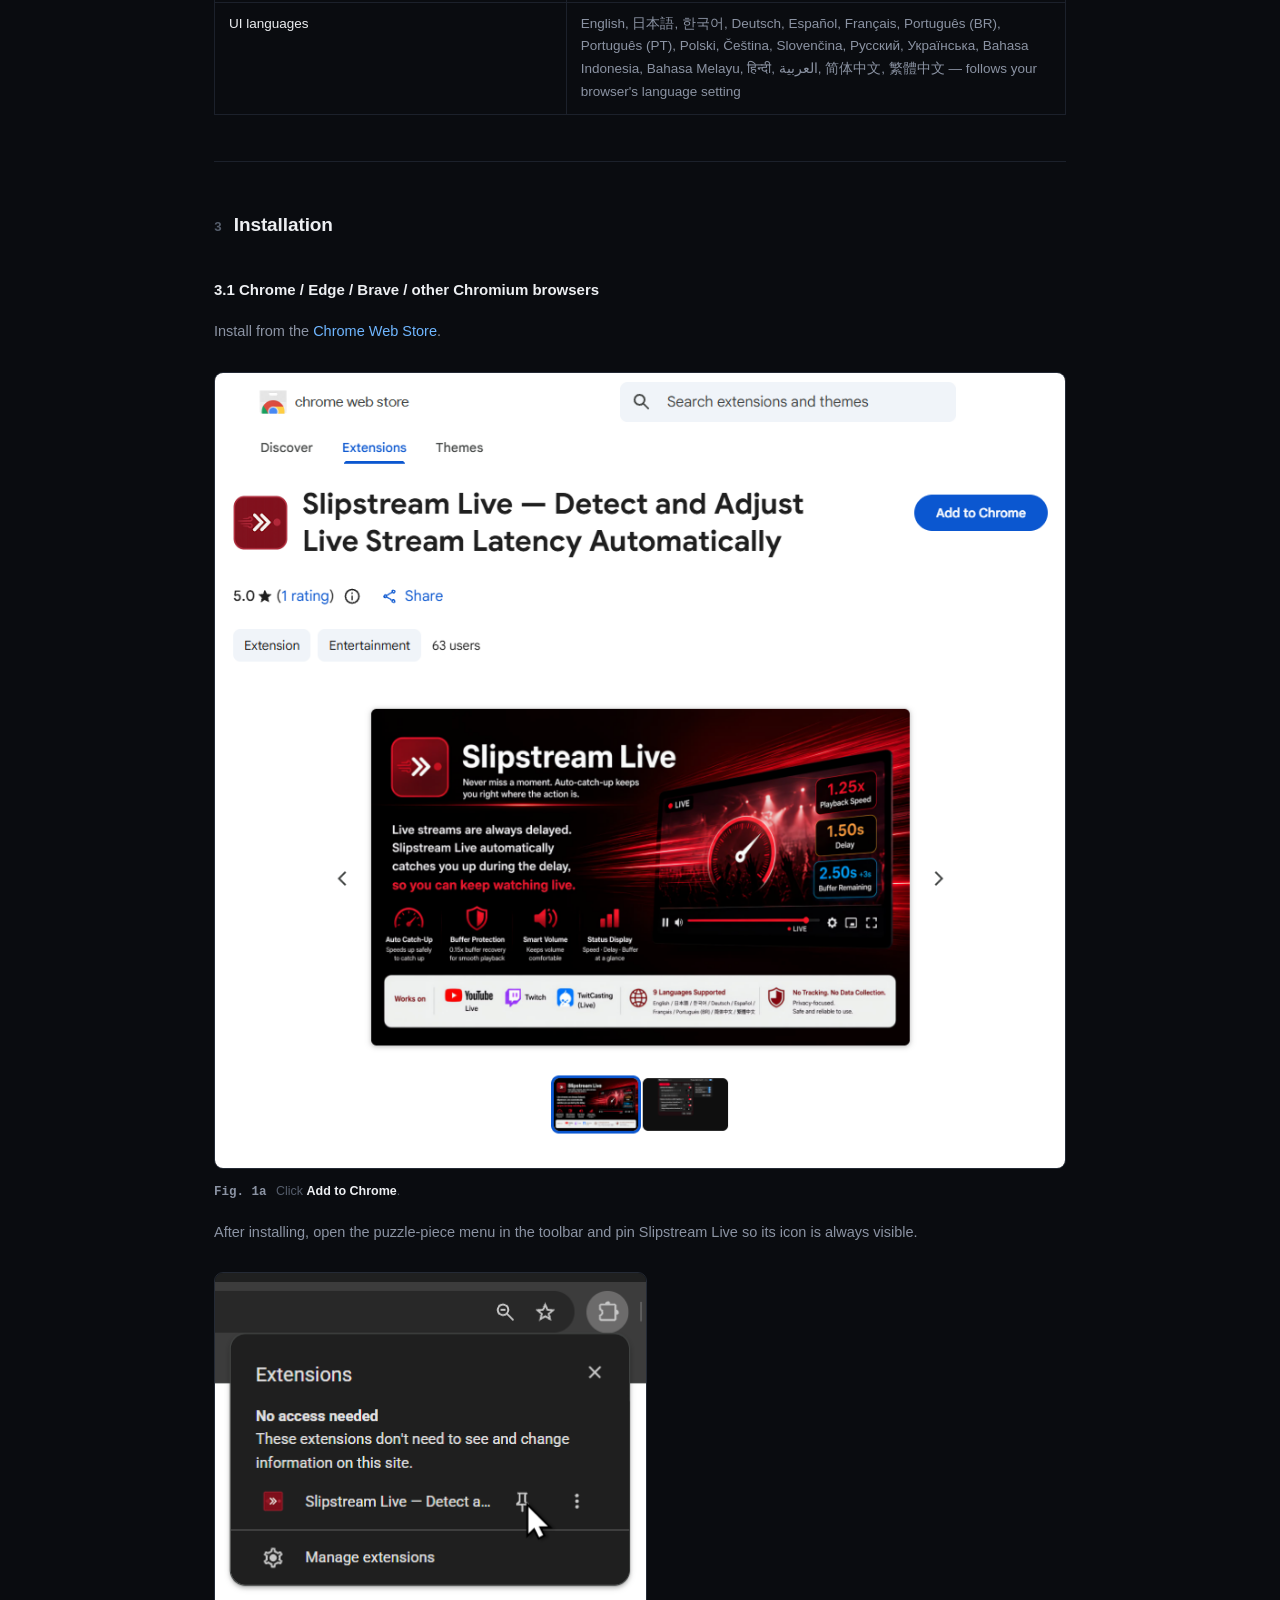
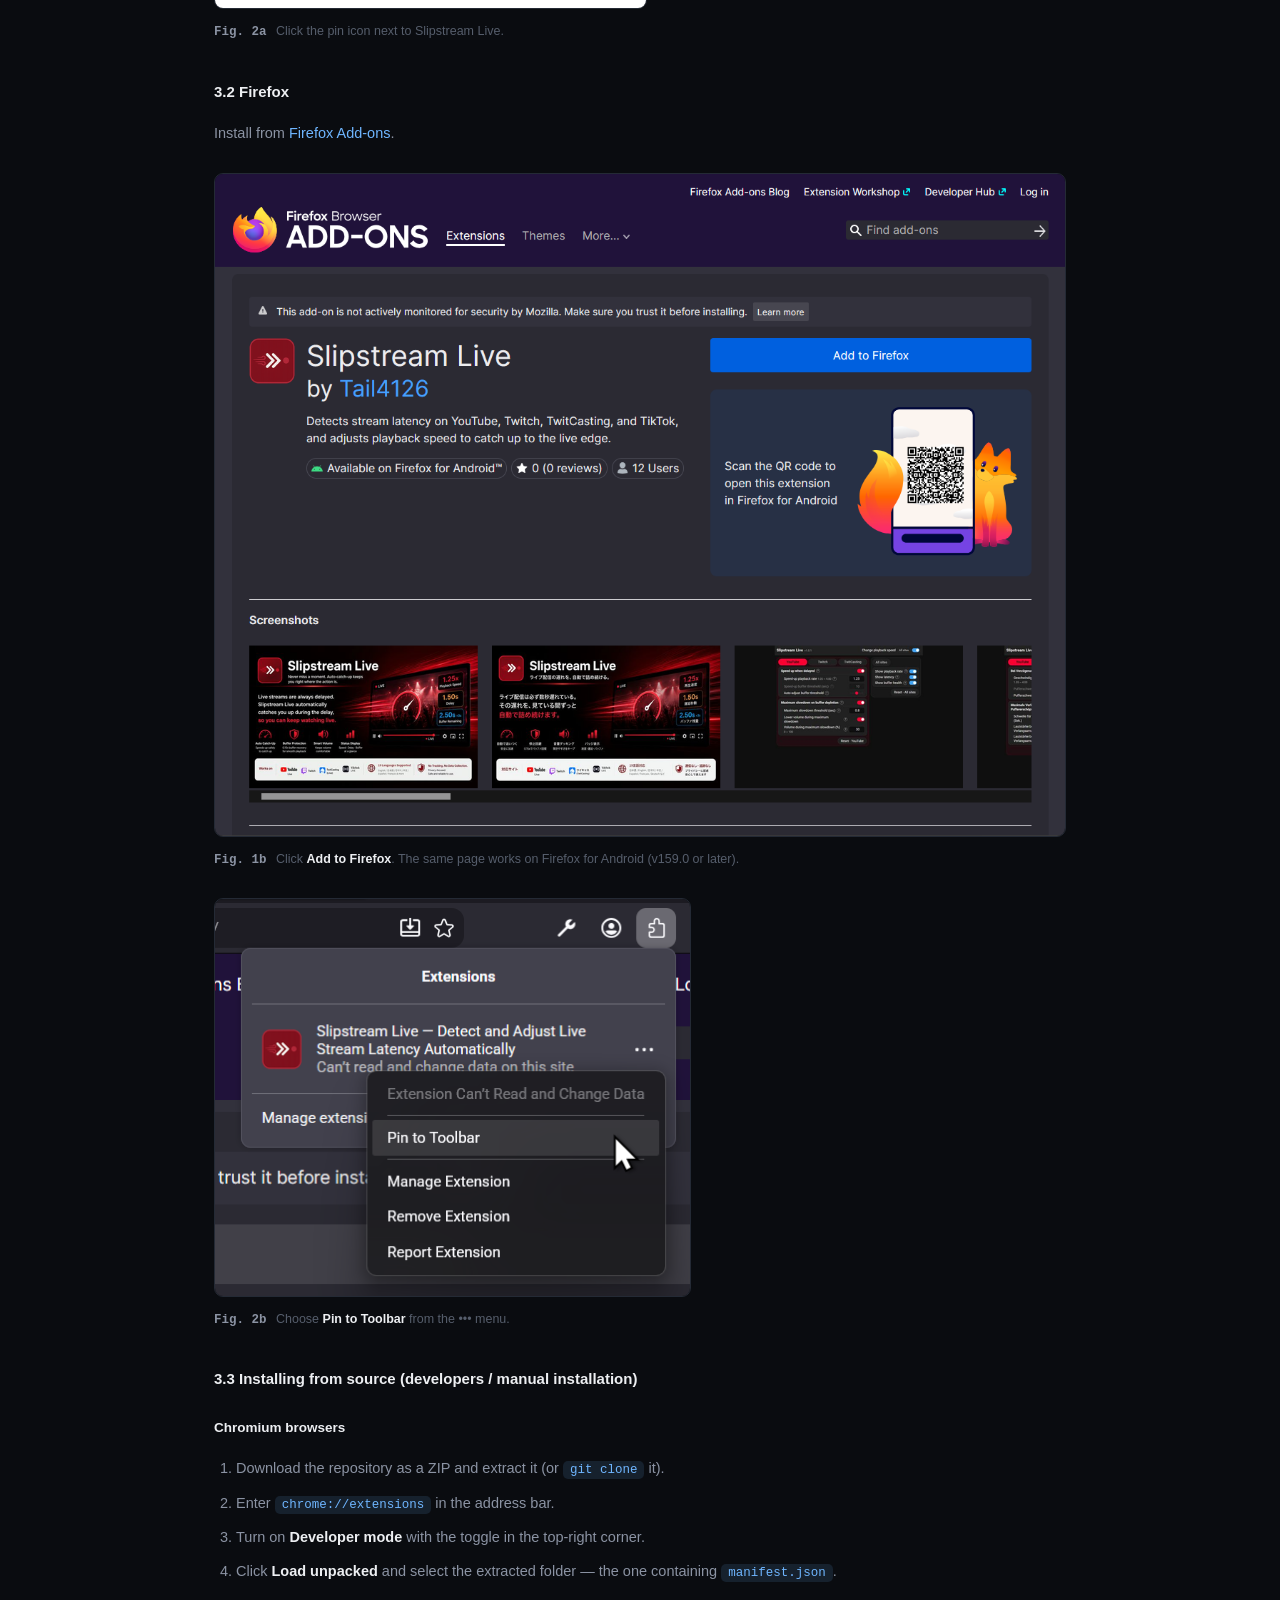
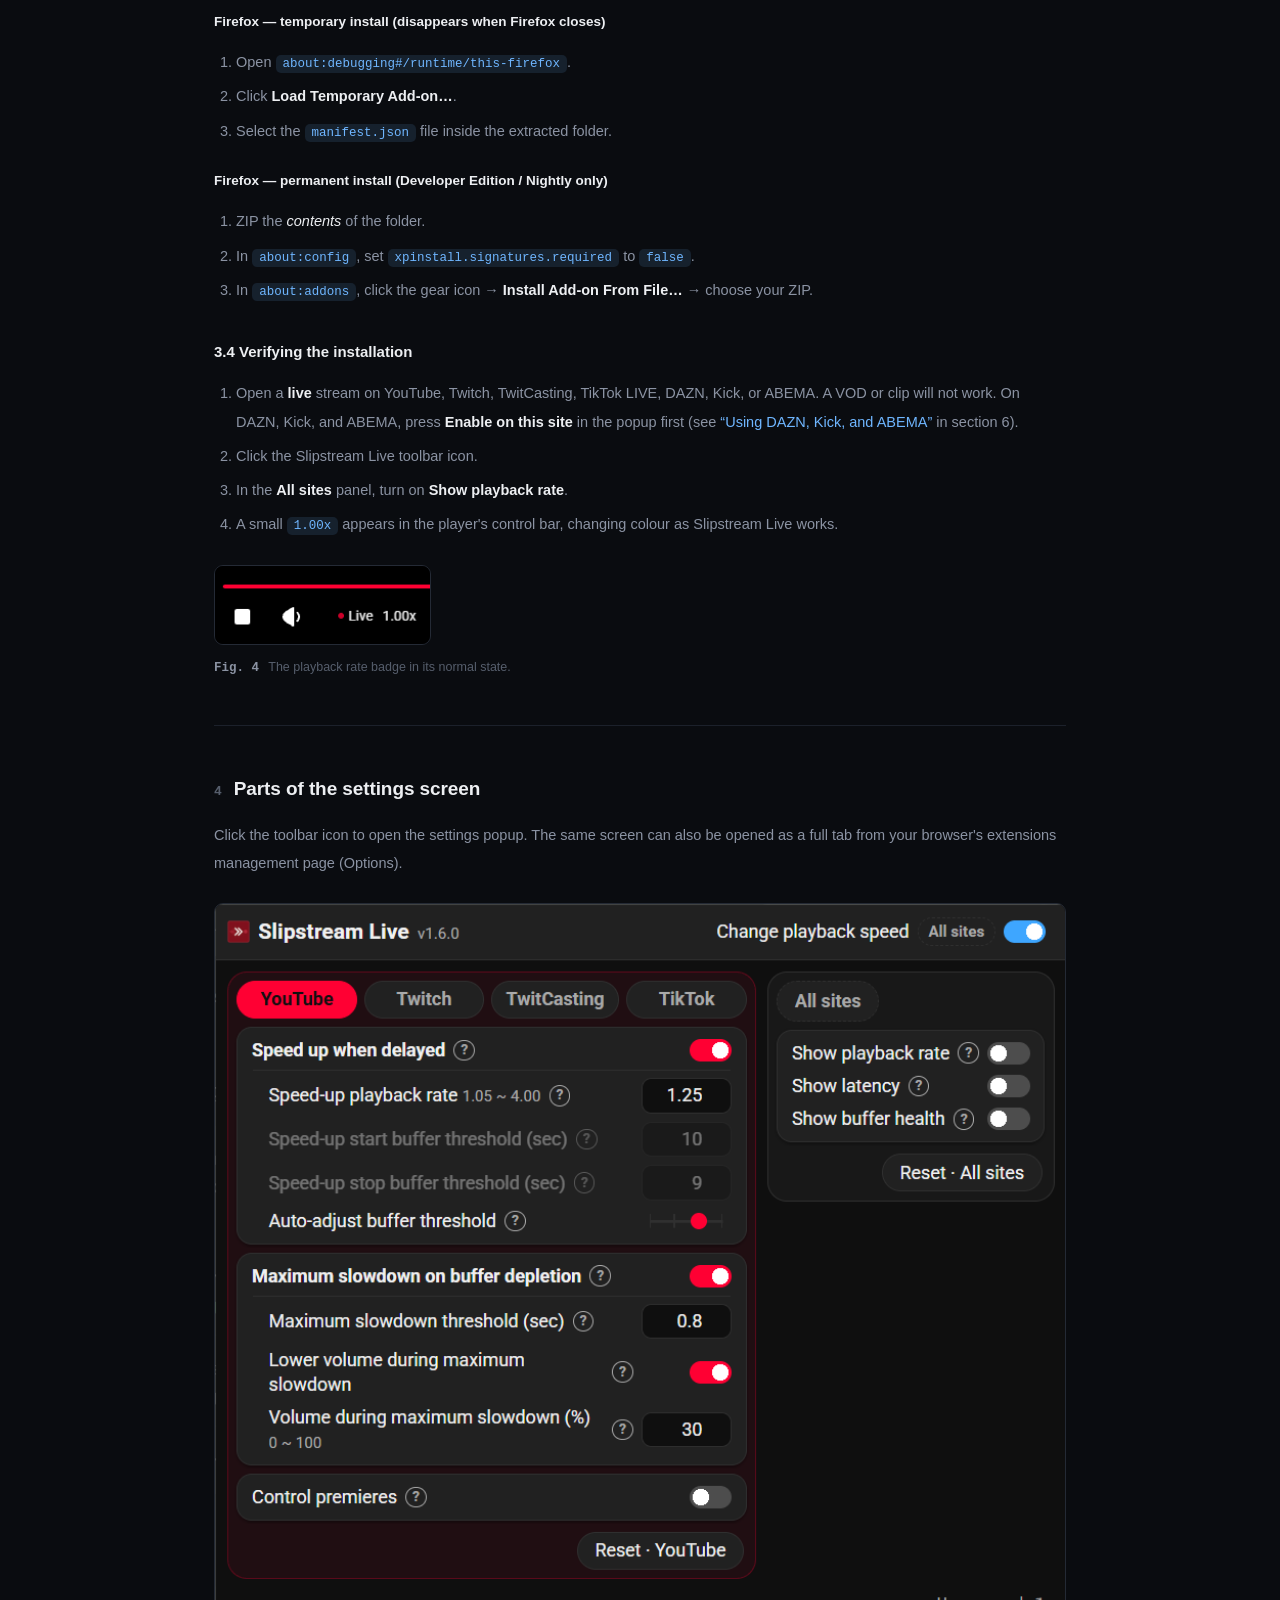
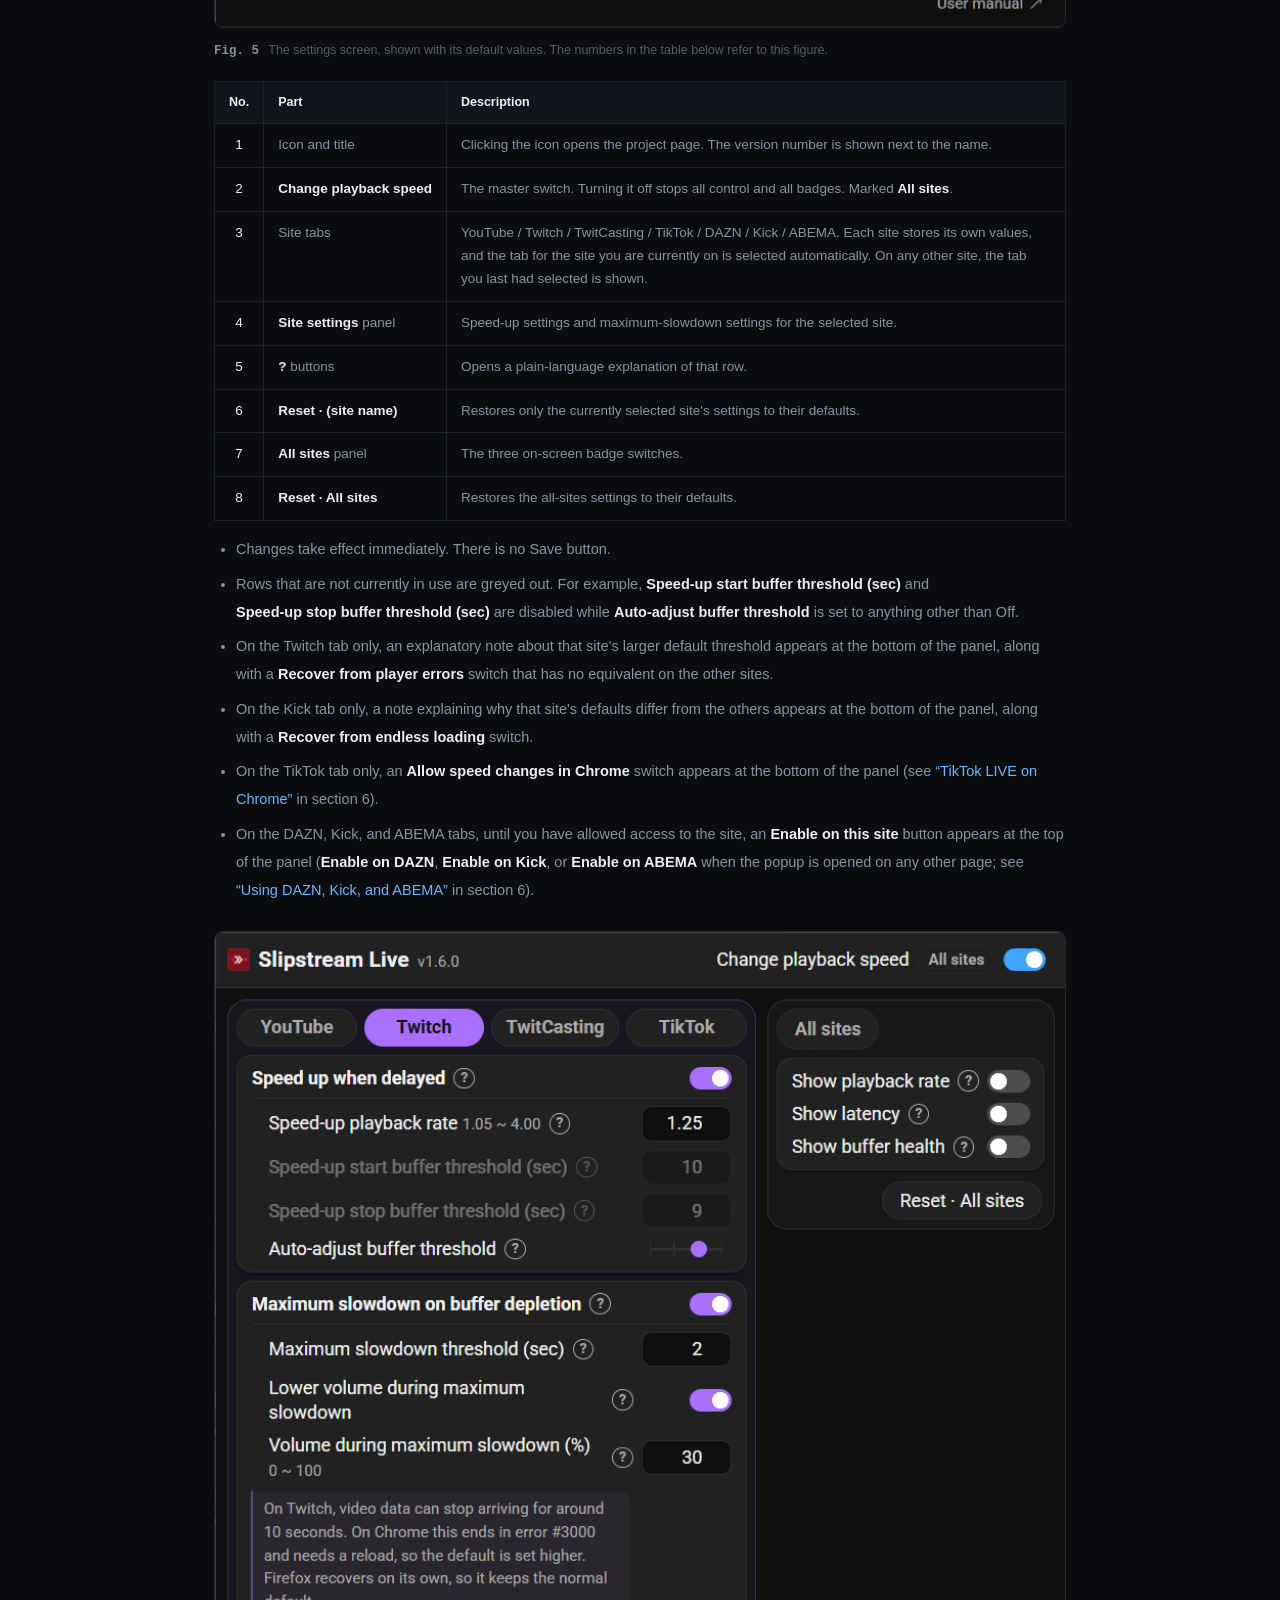
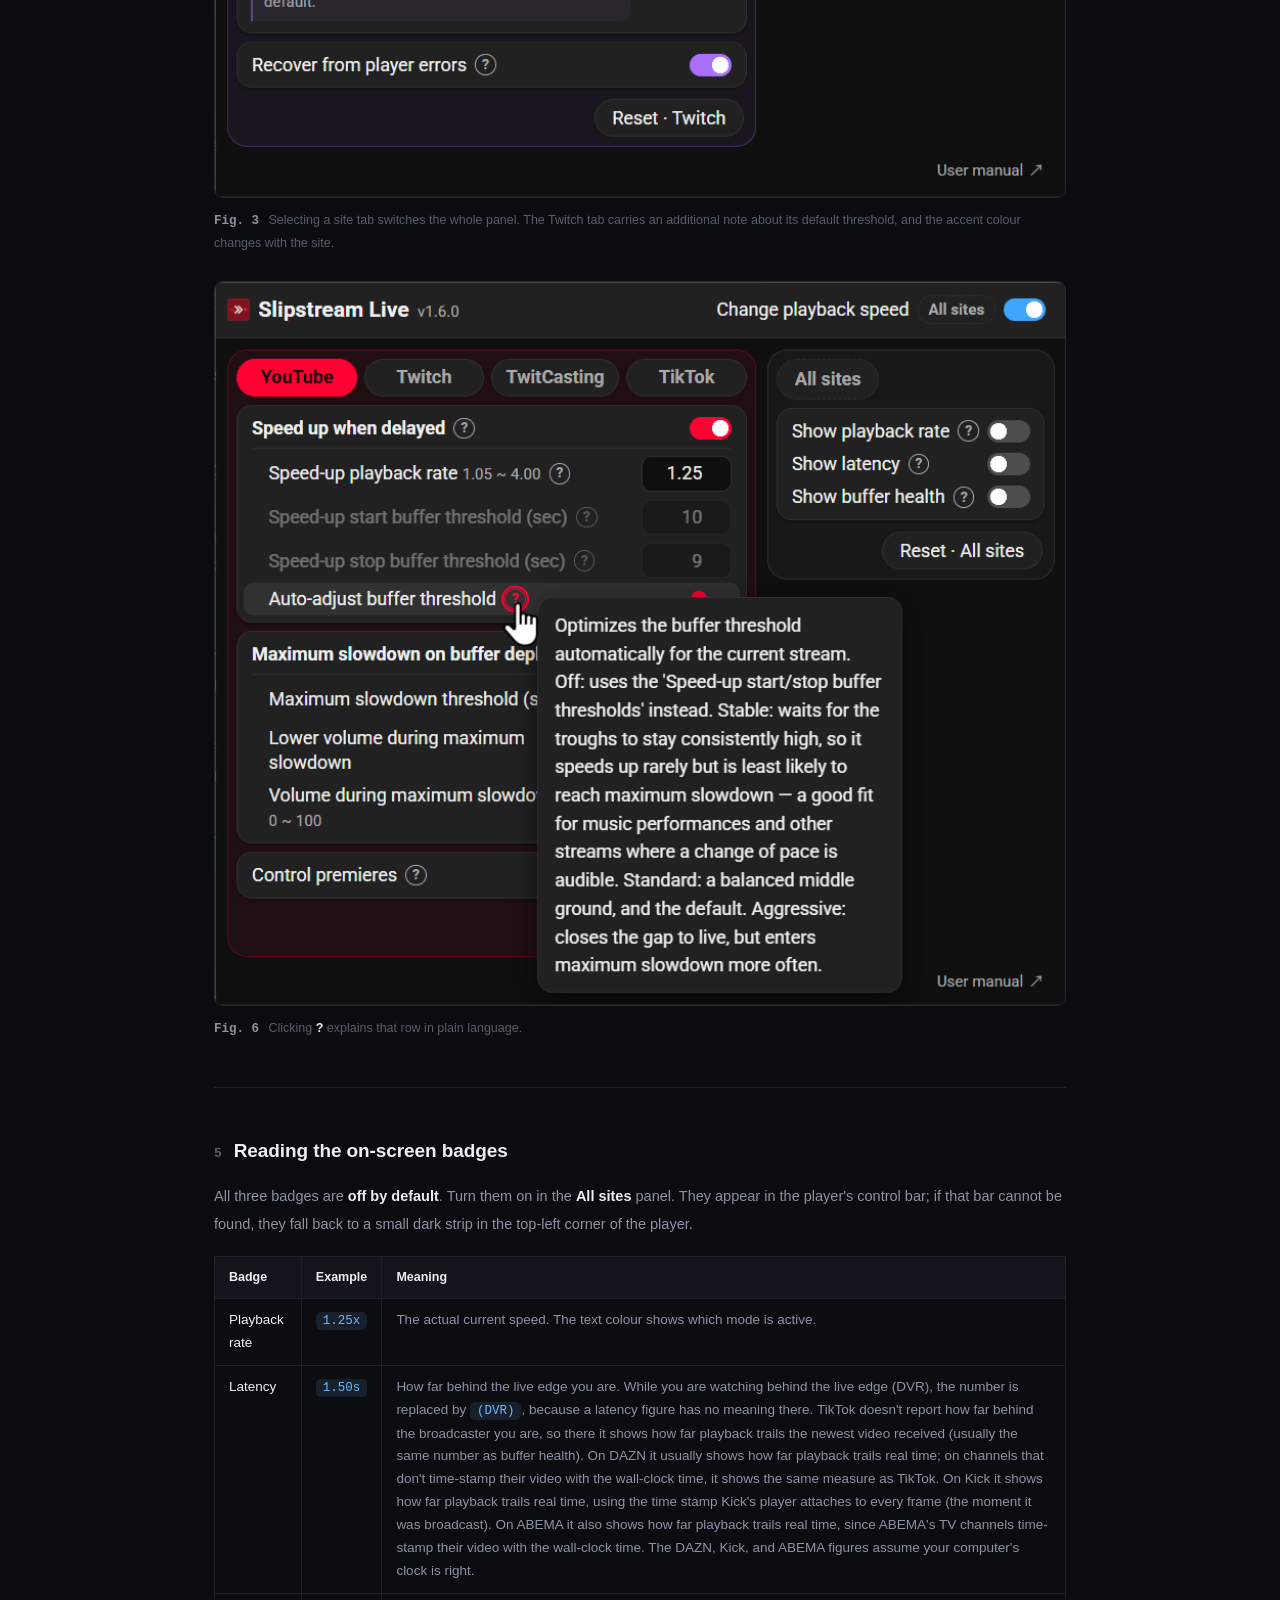
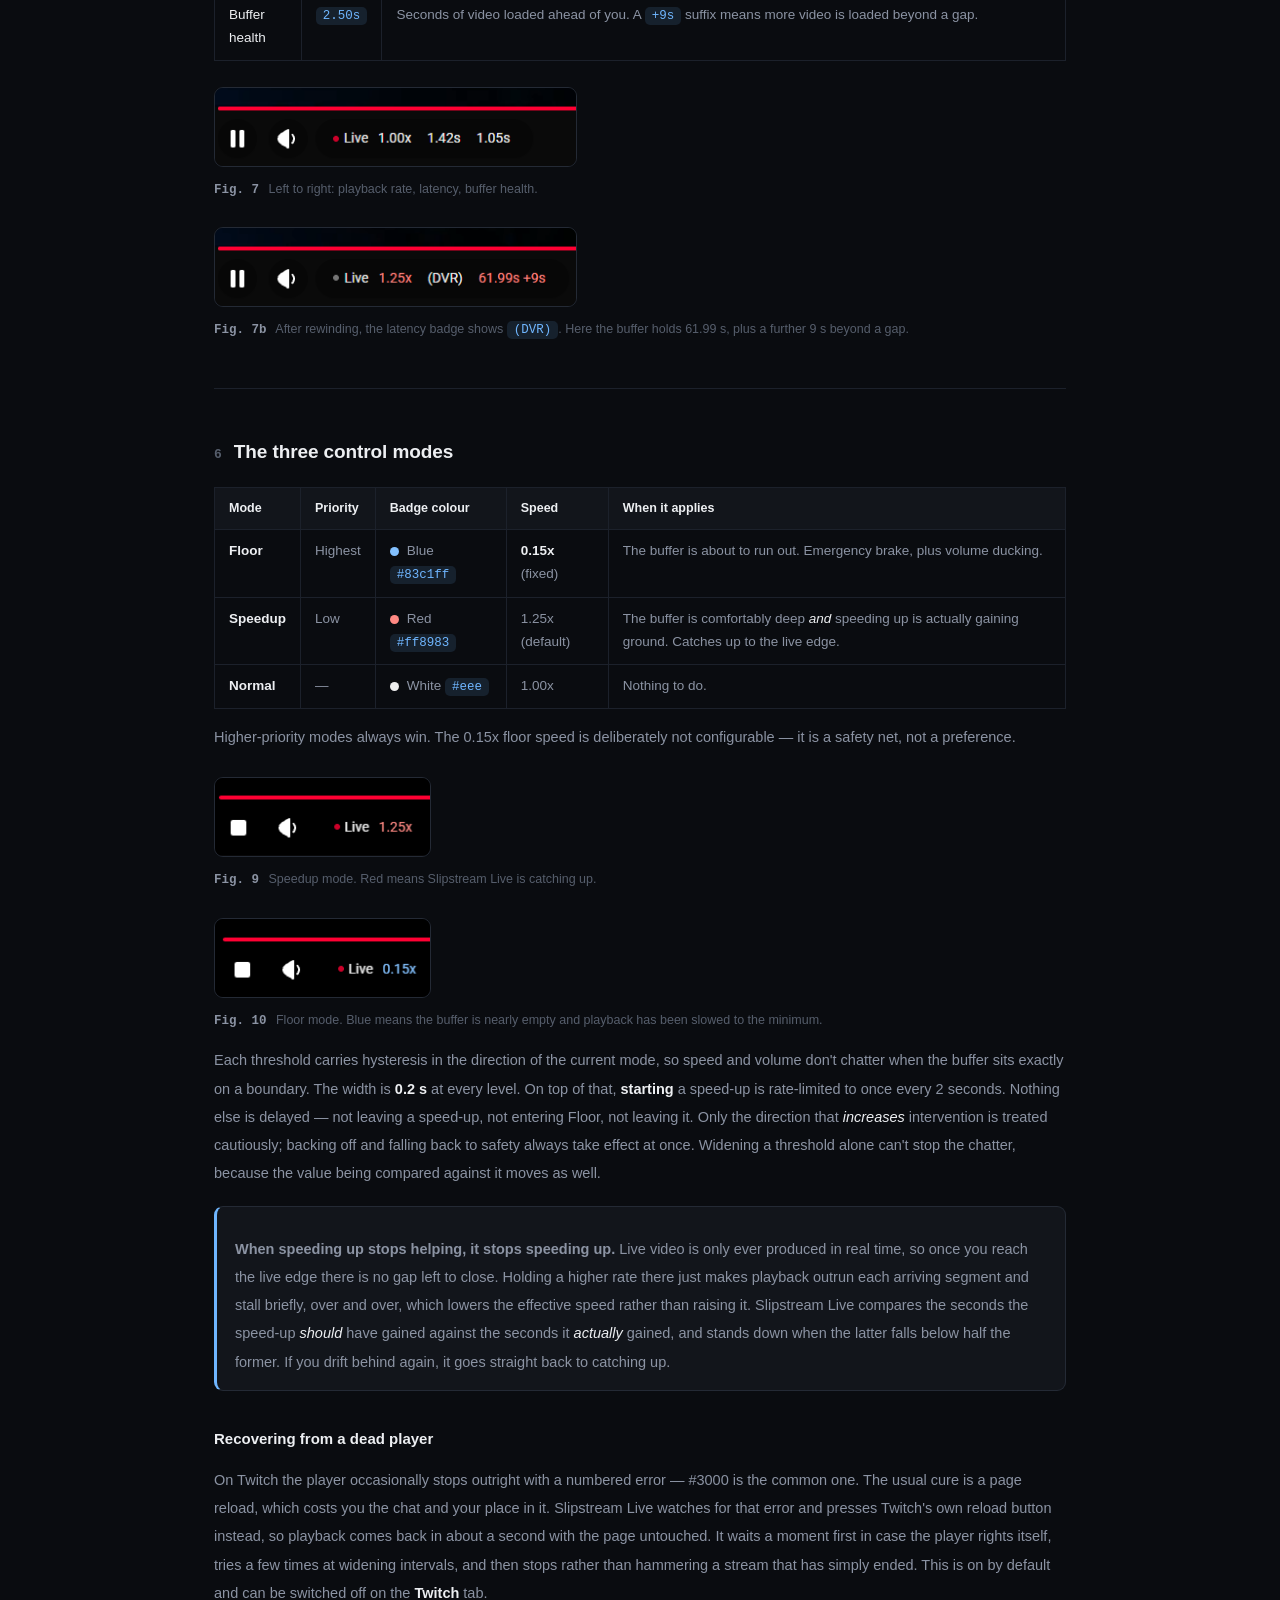
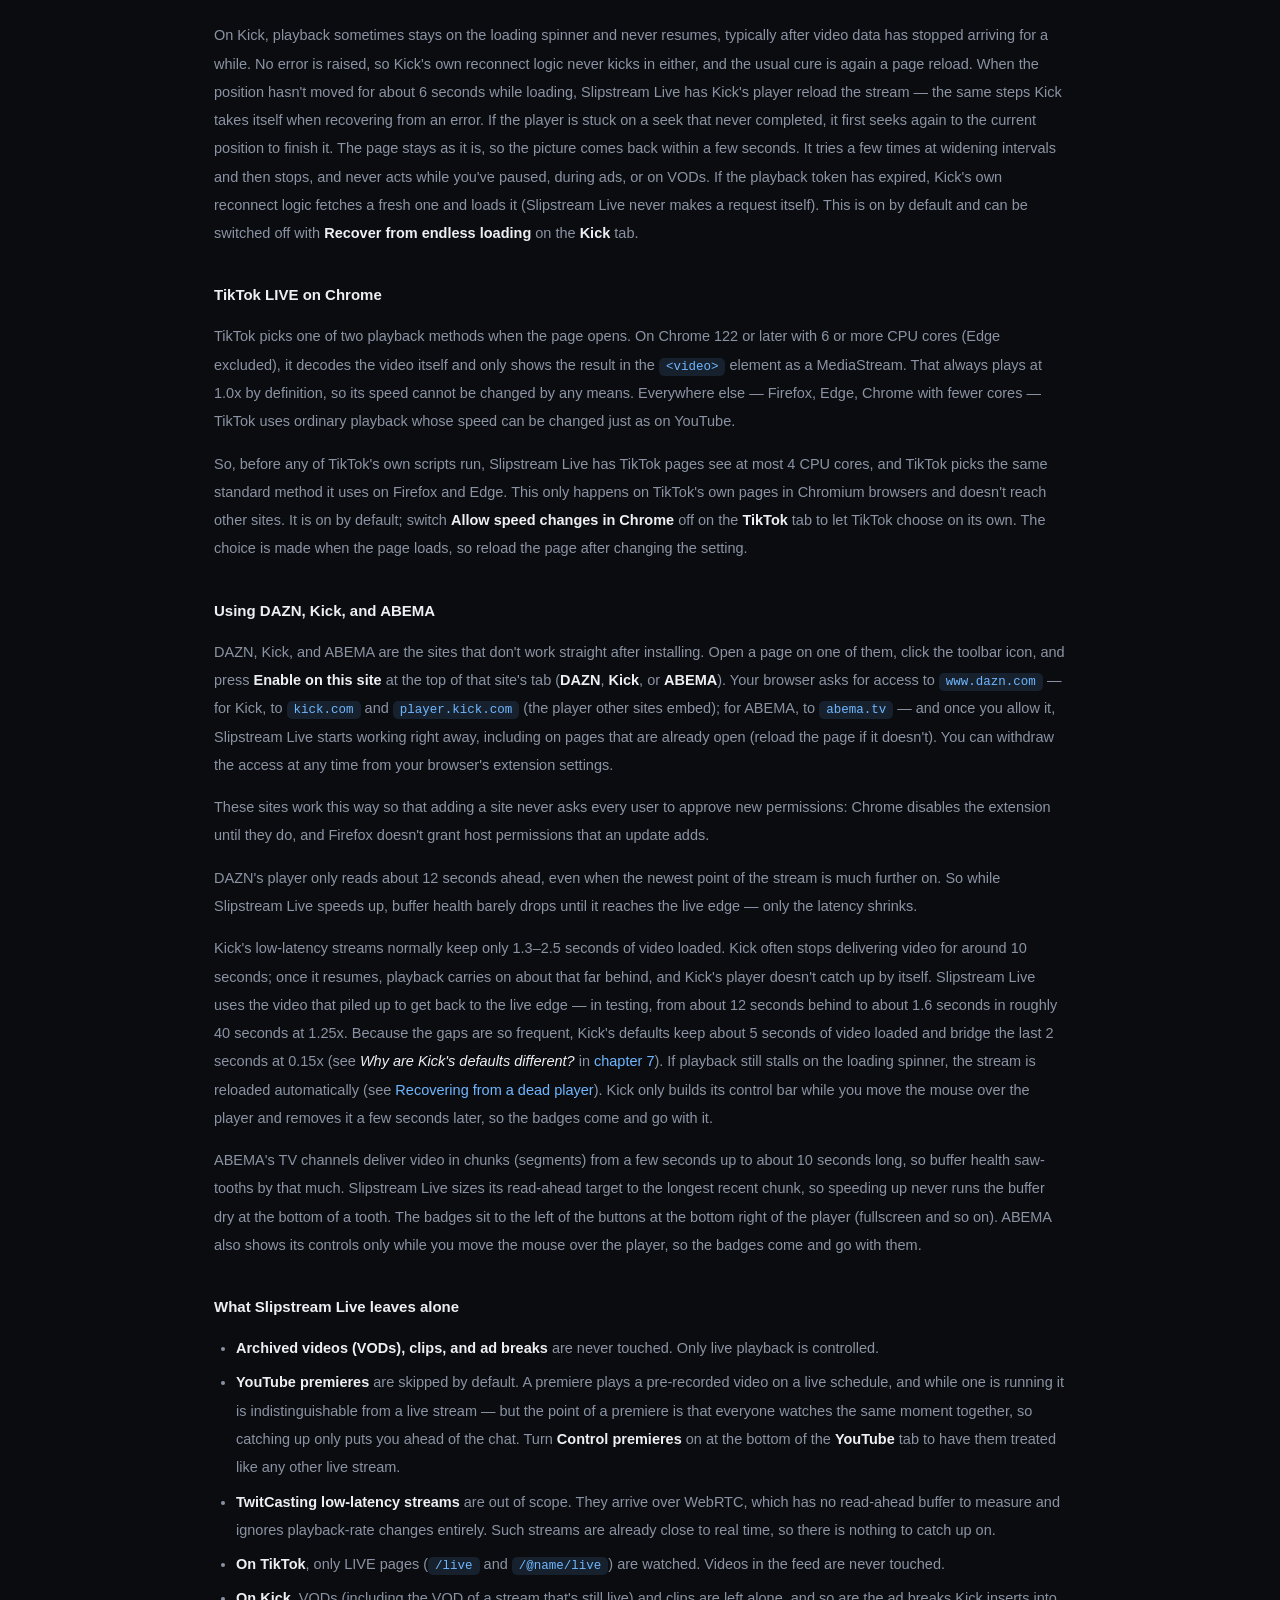
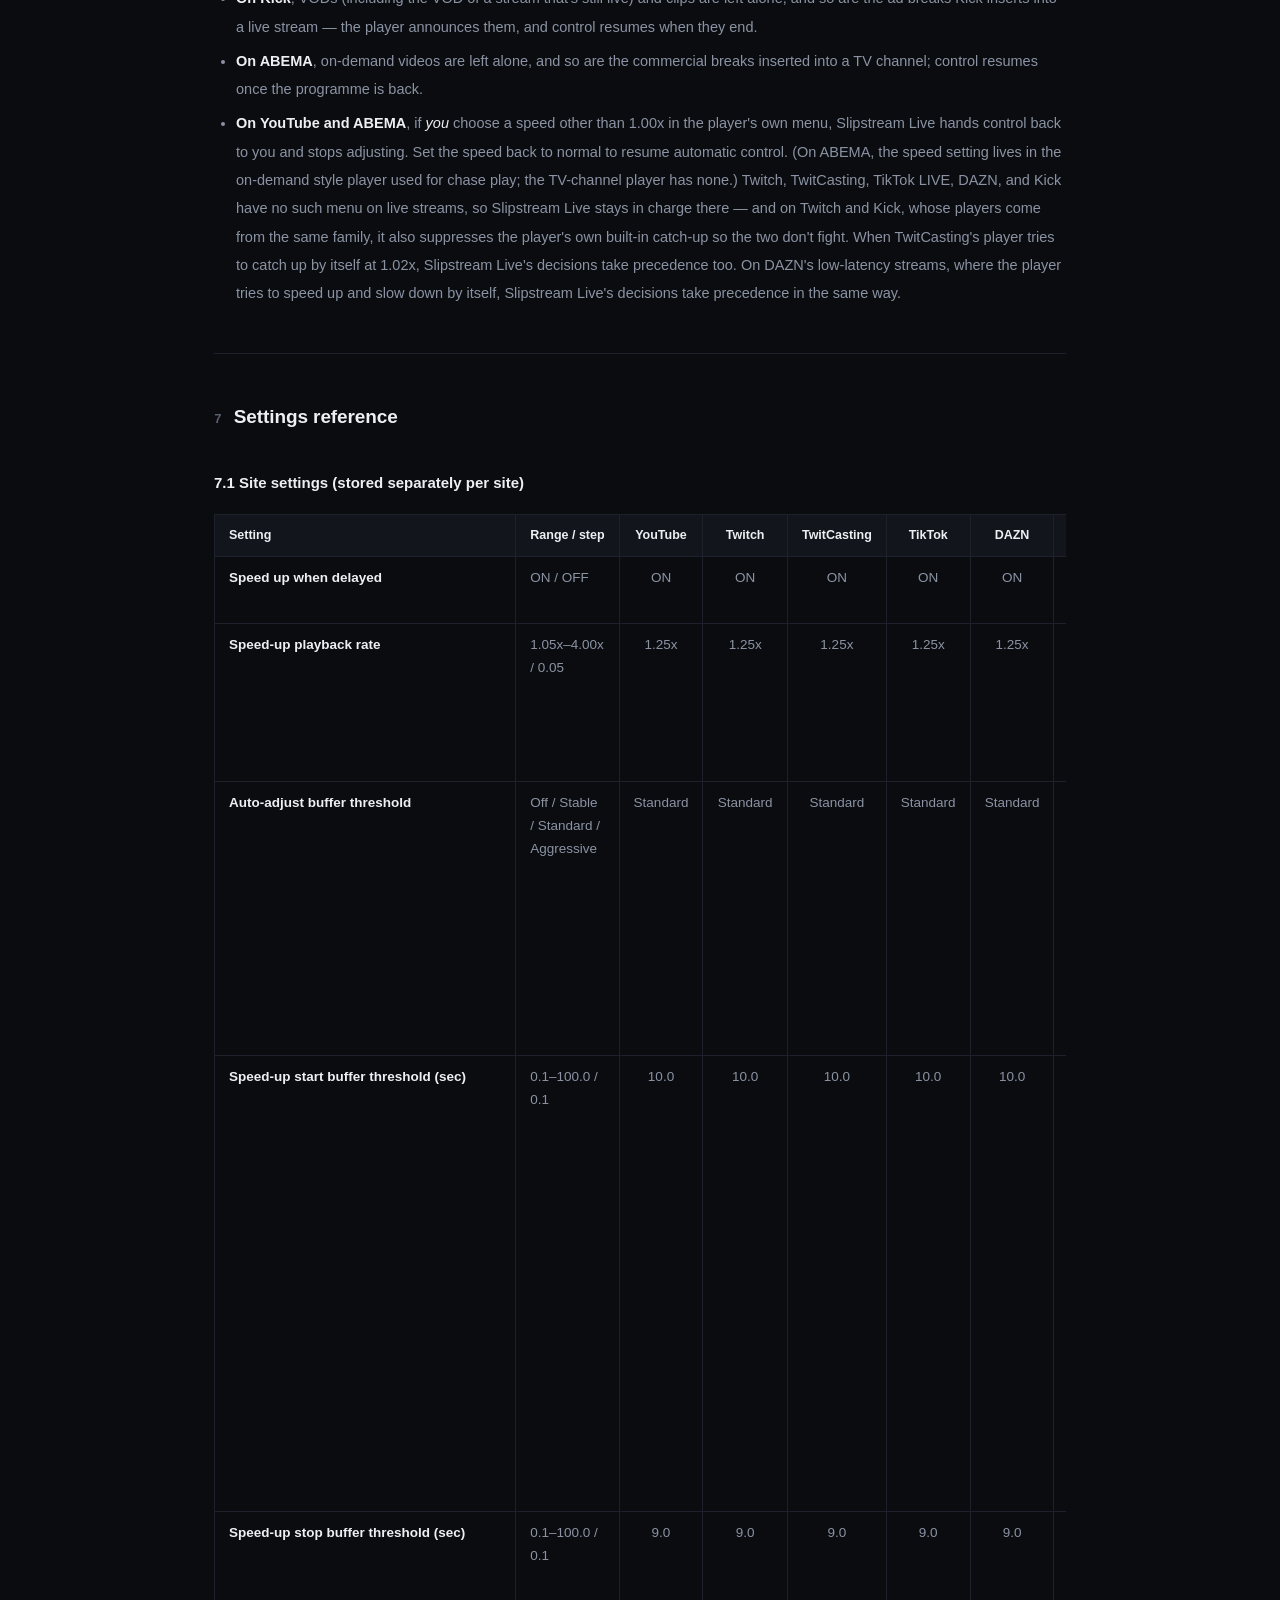
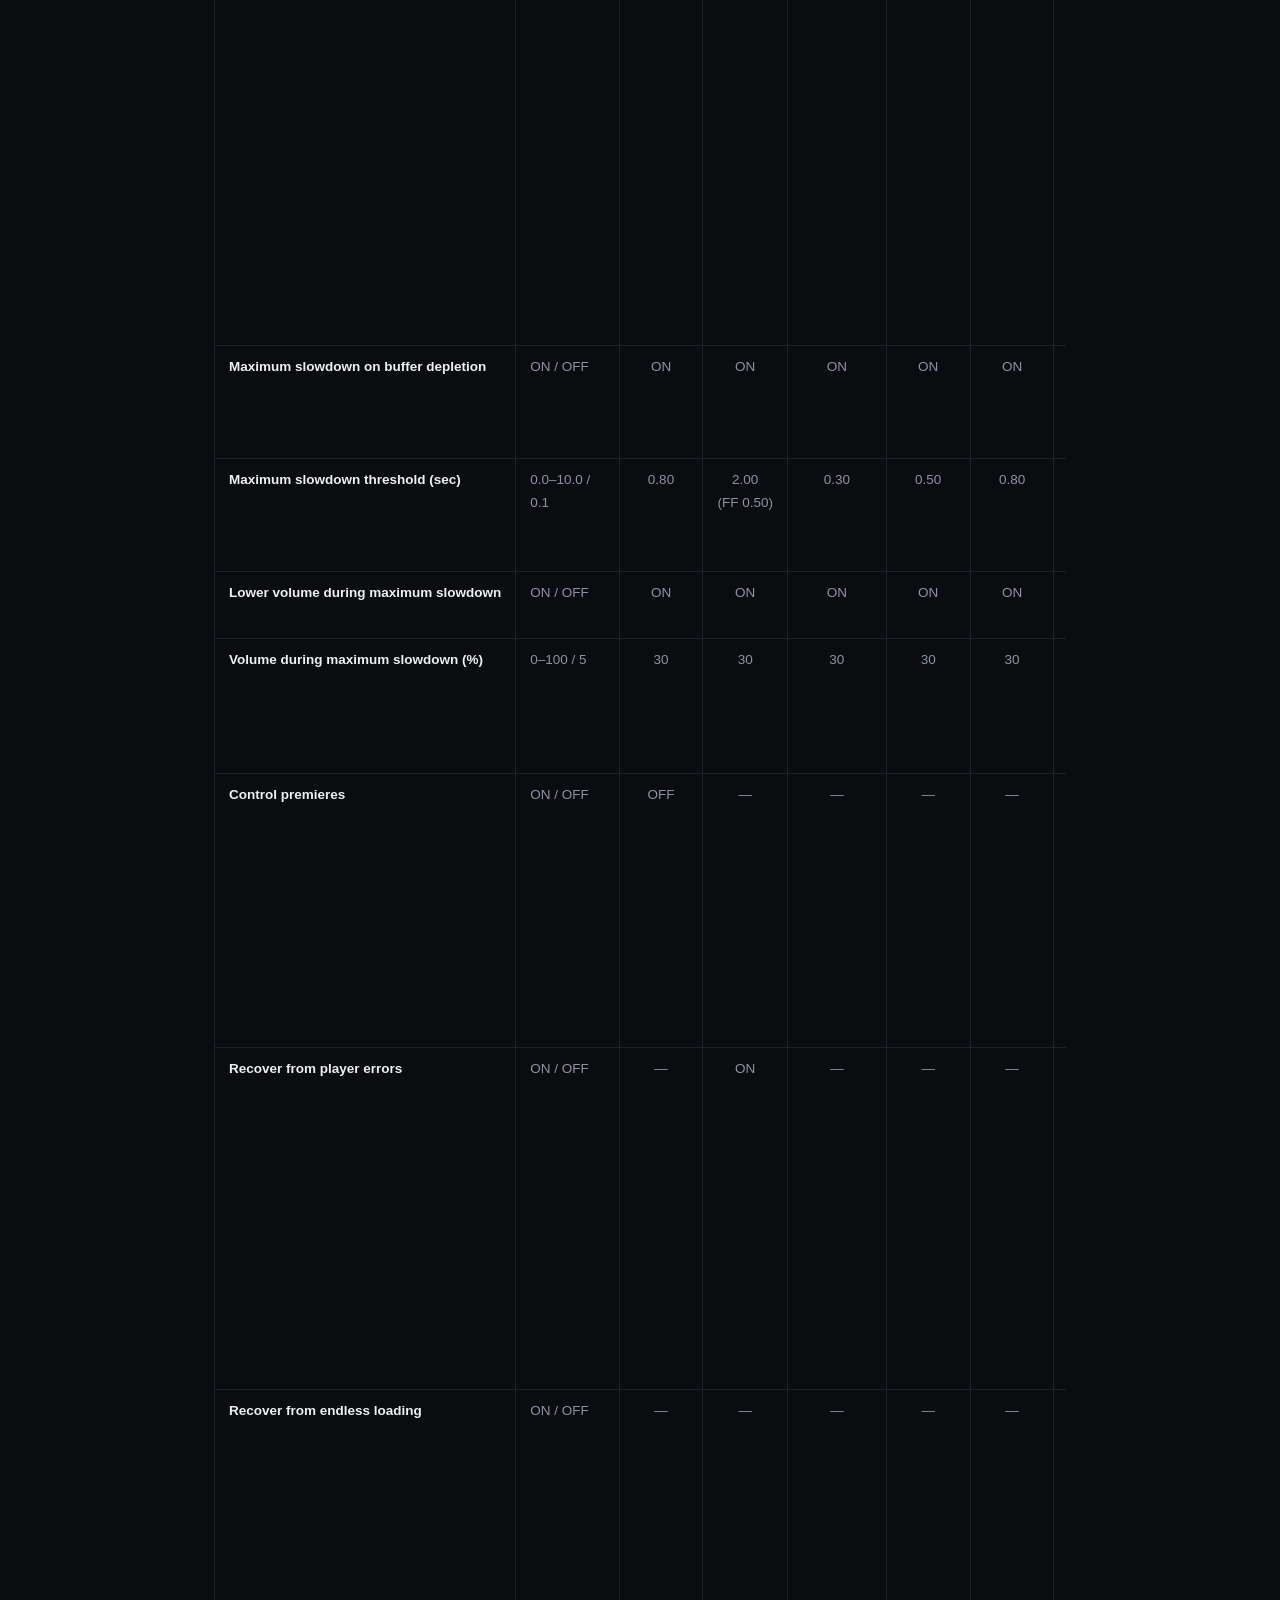
<file: docs/manual.html>
<!DOCTYPE html>
<html lang="en">
<head>
<meta charset="UTF-8">
<meta name="viewport" content="width=device-width, initial-scale=1.0">
<title>User manual — Slipstream Live</title>
<meta name="description" content="Installation, settings reference, badge guide and troubleshooting for Slipstream Live, the live-stream latency extension for YouTube Live, Twitch, TwitCasting, TikTok LIVE, DAZN, Kick and ABEMA.">
<link rel="canonical" href="https://tail4126.github.io/SlipstreamLive/manual.html">
<link rel="alternate" hreflang="ja" href="https://tail4126.github.io/SlipstreamLive/manual.ja.html">
<link rel="alternate" hreflang="en" href="https://tail4126.github.io/SlipstreamLive/manual.html">
<meta property="og:type" content="article">
<meta property="og:title" content="User manual — Slipstream Live">
<meta property="og:description" content="Installation, settings reference, badge guide and troubleshooting for Slipstream Live, the live-stream latency extension for YouTube Live, Twitch, TwitCasting, TikTok LIVE, DAZN, Kick and ABEMA.">
<meta property="og:image" content="https://tail4126.github.io/SlipstreamLive/images/slipstreamlive.jpg">
<meta property="og:url" content="https://tail4126.github.io/SlipstreamLive/manual.html">
<meta name="twitter:card" content="summary_large_image">
<meta name="twitter:title" content="User manual — Slipstream Live">
<meta name="twitter:description" content="Installation, settings reference, badge guide and troubleshooting for Slipstream Live, the live-stream latency extension for YouTube Live, Twitch, TwitCasting, TikTok LIVE, DAZN, Kick and ABEMA.">
<meta name="twitter:image" content="https://tail4126.github.io/SlipstreamLive/images/slipstreamlive.jpg">
<link rel="icon" href="data:,">
<link rel="stylesheet" href="style.css">
</head>
<body class="page page-doc page-manual">

<header class="site-header">
    <div class="wrap header-inner">
        <a href="index.html" class="logo">
            <svg viewBox="0 0 32 32" fill="none" xmlns="http://www.w3.org/2000/svg" aria-hidden="true">
                <path d="M5 22 L13 22 L17 10 L21 22 L27 22" stroke="url(#logoGrad)" stroke-width="2.4" stroke-linecap="round" stroke-linejoin="round"/>
                <defs>
                    <linearGradient id="logoGrad" x1="5" y1="10" x2="27" y2="22" gradientUnits="userSpaceOnUse">
                        <stop stop-color="#6fb6ff"/>
                        <stop offset="1" stop-color="#ff7a6b"/>
                    </linearGradient>
                </defs>
            </svg>
            <span>Slipstream Live</span>
        </a>
        <div class="header-right">
            <a href="index.html" class="back-link">← Home</a>
            <a href="manual.ja.html" class="lang-switch" hreflang="ja" lang="ja">日本語</a>
        </div>
    </div>
</header>

<main class="wrap">

    <div class="page-head">
        <h1>User manual</h1>
        <p class="lede">Slipstream Live watches how much video your browser has loaded ahead and nudges the playback speed so you stay close to the live edge — without the video stopping to buffer. This manual covers installation, every setting, and what to do when something looks wrong.</p>
        <div class="page-meta">
            <span>Version 1.11.0</span>
            <span>YouTube Live ・ Twitch ・ TwitCasting ・ TikTok LIVE ・ DAZN ・ Kick ・ ABEMA</span>
        </div>
    </div>

    <nav class="toc" aria-label="Table of contents">
        <h2>Contents</h2>
        <ol>
            <li><a href="#intro"><span class="n">1</span>Introduction</a></li>
            <li><a href="#requirements"><span class="n">2</span>System requirements</a></li>
            <li><a href="#install"><span class="n">3</span>Installation</a></li>
            <li><a href="#screen"><span class="n">4</span>Parts of the settings screen</a></li>
            <li><a href="#badges"><span class="n">5</span>Reading the on-screen badges</a></li>
            <li><a href="#modes"><span class="n">6</span>The three control modes</a></li>
            <li><a href="#settings"><span class="n">7</span>Settings reference</a></li>
            <li><a href="#how"><span class="n">8</span>How it works</a></li>
            <li><a href="#troubleshooting"><span class="n">9</span>Troubleshooting</a></li>
            <li><a href="#debug"><span class="n">10</span>Collecting a debug log</a></li>
            <li><a href="#privacy"><span class="n">11</span>Privacy</a></li>
            <li><a href="#support"><span class="n">12</span>Support</a></li>
            <li><a href="#license"><span class="n">13</span>License</a></li>
        </ol>
    </nav>

    <!-- ============================================================ 1 -->
    <section class="doc-section" id="intro">
        <h2><span class="num">1</span> Introduction</h2>
        <p>A live stream always plays a few seconds behind what the streamer is doing right now. That gap grows every time your connection hiccups, and it never shrinks on its own.</p>
        <p>Slipstream Live measures how much video your browser has loaded ahead — the <em>buffer</em> — about 50 times per second, and nudges the playback speed up or down to close the gap without letting the video stall.</p>
        <div class="table-scroll">
            <table>
                <thead><tr><th>Situation</th><th>What Slipstream Live does</th></tr></thead>
                <tbody>
                    <tr><td>You're behind, and plenty of video is loaded ahead</td><td>Speeds up slightly (1.25x) until you catch up</td></tr>
                    <tr><td>Loaded video is nearly gone</td><td>Drops to 0.15x and lowers the volume to avoid a freeze</td></tr>
                    <tr><td>Everything is fine</td><td>Nothing — plain 1.00x</td></tr>
                </tbody>
            </table>
        </div>
        <p>Once installed, no operation is required while you watch.</p>
    </section>

    <!-- ============================================================ 2 -->
    <section class="doc-section" id="requirements">
        <h2><span class="num">2</span> System requirements</h2>
        <div class="table-scroll">
            <table class="compact">
                <tbody>
                    <tr><td>Manifest version</td><td>V3</td></tr>
                    <tr><td>Chrome / Edge / Brave and other Chromium browsers</td><td>v148 or later</td></tr>
                    <tr><td>Mozilla Firefox</td><td>v159.0 or later</td></tr>
                    <tr><td>Firefox for Android</td><td>v159.0 or later</td></tr>
                    <tr><td>Supported sites</td><td>YouTube (including <code>m.youtube.com</code> and <code>youtube-nocookie.com</code>), Twitch (including <code>player.twitch.tv</code>), TwitCasting, TikTok LIVE (the LIVE pages on <code>www.tiktok.com</code>), DAZN (<code>www.dazn.com</code>, only once you allow it in the popup), Kick (<code>kick.com</code> and its embeddable player <code>player.kick.com</code>, likewise only once you allow it), ABEMA (live playback such as the TV channels on <code>abema.tv</code>, likewise only once you allow it)</td></tr>
                    <tr><td>UI languages</td><td>English, 日本語, 한국어, Deutsch, Español, Français, Português (BR), Português (PT), Polski, Čeština, Slovenčina, Русский, Українська, Bahasa Indonesia, Bahasa Melayu, हिन्दी, العربية, 简体中文, 繁體中文 — follows your browser's language setting</td></tr>
                </tbody>
            </table>
        </div>
    </section>

    <!-- ============================================================ 3 -->
    <section class="doc-section" id="install">
        <h2><span class="num">3</span> Installation</h2>

        <h3>3.1 Chrome / Edge / Brave / other Chromium browsers</h3>
        <p>Install from the <a href="https://chromewebstore.google.com/detail/ecbonmgnfkfkfempebmojjpkgbekkjdf" target="_blank" rel="noopener">Chrome Web Store</a>.</p>
        <figure class="fig-wide">
            <img src="images/Fig_1-chrome-en.png" alt="The Slipstream Live listing on the Chrome Web Store" loading="lazy" width="936" height="876">
            <figcaption><b>Fig. 1a</b> Click <span class="ui">Add to Chrome</span>.</figcaption>
        </figure>
        <p>After installing, open the puzzle-piece menu in the toolbar and pin Slipstream Live so its icon is always visible.</p>
        <figure class="fig-crop">
            <img src="images/Fig_2-chrome-en.png" alt="Pinning the extension from the puzzle-piece menu in Chrome" loading="lazy" width="434" height="337">
            <figcaption><b>Fig. 2a</b> Click the pin icon next to Slipstream Live.</figcaption>
        </figure>

        <h3>3.2 Firefox</h3>
        <p>Install from <a href="https://addons.mozilla.org/firefox/addon/slipstream-live/" target="_blank" rel="noopener">Firefox Add-ons</a>.</p>
        <figure class="fig-wide">
            <img src="images/Fig_1-firefox-en.png" alt="The Slipstream Live listing on Firefox Add-ons" loading="lazy" width="1191" height="928">
            <figcaption><b>Fig. 1b</b> Click <span class="ui">Add to Firefox</span>. The same page works on Firefox for Android (v159.0 or later).</figcaption>
        </figure>
        <figure class="fig-crop">
            <img src="images/Fig_2-firefox-en.png" alt="Pinning the extension to the toolbar in Firefox" loading="lazy" width="477" height="399">
            <figcaption><b>Fig. 2b</b> Choose <span class="ui">Pin to Toolbar</span> from the ••• menu.</figcaption>
        </figure>

        <h3>3.3 Installing from source (developers / manual installation)</h3>
        <h4>Chromium browsers</h4>
        <ol>
            <li>Download the repository as a ZIP and extract it (or <code>git clone</code> it).</li>
            <li>Enter <code>chrome://extensions</code> in the address bar.</li>
            <li>Turn on <span class="ui">Developer mode</span> with the toggle in the top-right corner.</li>
            <li>Click <span class="ui">Load unpacked</span> and select the extracted folder — the one containing <code>manifest.json</code>.</li>
        </ol>
        <h4>Firefox — temporary install (disappears when Firefox closes)</h4>
        <ol>
            <li>Open <code>about:debugging#/runtime/this-firefox</code>.</li>
            <li>Click <span class="ui">Load Temporary Add-on…</span>.</li>
            <li>Select the <code>manifest.json</code> file inside the extracted folder.</li>
        </ol>
        <h4>Firefox — permanent install (Developer Edition / Nightly only)</h4>
        <ol>
            <li>ZIP the <em>contents</em> of the folder.</li>
            <li>In <code>about:config</code>, set <code>xpinstall.signatures.required</code> to <code>false</code>.</li>
            <li>In <code>about:addons</code>, click the gear icon → <span class="ui">Install Add-on From File…</span> → choose your ZIP.</li>
        </ol>

        <h3>3.4 Verifying the installation</h3>
        <ol>
            <li>Open a <strong>live</strong> stream on YouTube, Twitch, TwitCasting, TikTok LIVE, DAZN, Kick, or ABEMA. A VOD or clip will not work. On DAZN, Kick, and ABEMA, press <span class="ui">Enable on this site</span> in the popup first (see <a href="#dazn">“Using DAZN, Kick, and ABEMA”</a> in section 6).</li>
            <li>Click the Slipstream Live toolbar icon.</li>
            <li>In the <span class="ui">All sites</span> panel, turn on <span class="ui">Show playback rate</span>.</li>
            <li>A small <code>1.00x</code> appears in the player's control bar, changing colour as Slipstream Live works.</li>
        </ol>
        <figure class="fig-crop">
            <img src="images/Fig_4-en.png" alt="A 1.00x badge in the YouTube control bar" loading="lazy" width="220" height="80">
            <figcaption><b>Fig. 4</b> The playback rate badge in its normal state.</figcaption>
        </figure>
    </section>

    <!-- ============================================================ 4 -->
    <section class="doc-section" id="screen">
        <h2><span class="num">4</span> Parts of the settings screen</h2>
        <p>Click the toolbar icon to open the settings popup. The same screen can also be opened as a full tab from your browser's extensions management page (Options).</p>
        <figure class="fig-wide">
            <img src="images/Fig_5-en.png" alt="The Slipstream Live settings screen" loading="lazy" width="831" height="707">
            <figcaption><b>Fig. 5</b> The settings screen, shown with its default values. The numbers in the table below refer to this figure.</figcaption>
        </figure>
        <div class="table-scroll">
            <table>
                <thead><tr><th class="num">No.</th><th>Part</th><th>Description</th></tr></thead>
                <tbody>
                    <tr><td class="num">1</td><td>Icon and title</td><td>Clicking the icon opens the project page. The version number is shown next to the name.</td></tr>
                    <tr><td class="num">2</td><td><span class="ui">Change playback speed</span></td><td>The master switch. Turning it off stops all control and all badges. Marked <span class="ui">All sites</span>.</td></tr>
                    <tr><td class="num">3</td><td>Site tabs</td><td>YouTube / Twitch / TwitCasting / TikTok / DAZN / Kick / ABEMA. Each site stores its own values, and the tab for the site you are currently on is selected automatically. On any other site, the tab you last had selected is shown.</td></tr>
                    <tr><td class="num">4</td><td><span class="ui">Site settings</span> panel</td><td>Speed-up settings and maximum-slowdown settings for the selected site.</td></tr>
                    <tr><td class="num">5</td><td><span class="ui">?</span> buttons</td><td>Opens a plain-language explanation of that row.</td></tr>
                    <tr><td class="num">6</td><td><span class="ui">Reset · (site name)</span></td><td>Restores only the currently selected site's settings to their defaults.</td></tr>
                    <tr><td class="num">7</td><td><span class="ui">All sites</span> panel</td><td>The three on-screen badge switches.</td></tr>
                    <tr><td class="num">8</td><td><span class="ui">Reset · All sites</span></td><td>Restores the all-sites settings to their defaults.</td></tr>
                </tbody>
            </table>
        </div>
        <ul>
            <li>Changes take effect immediately. There is no Save button.</li>
            <li>Rows that are not currently in use are greyed out. For example, <span class="ui">Speed-up start buffer threshold (sec)</span> and <span class="ui">Speed-up stop buffer threshold (sec)</span> are disabled while <span class="ui">Auto-adjust buffer threshold</span> is set to anything other than Off.</li>
            <li>On the Twitch tab only, an explanatory note about that site's larger default threshold appears at the bottom of the panel, along with a <span class="ui">Recover from player errors</span> switch that has no equivalent on the other sites.</li>
            <li>On the Kick tab only, a note explaining why that site's defaults differ from the others appears at the bottom of the panel, along with a <span class="ui">Recover from endless loading</span> switch.</li>
            <li>On the TikTok tab only, an <span class="ui">Allow speed changes in Chrome</span> switch appears at the bottom of the panel (see <a href="#tiktok">“TikTok LIVE on Chrome”</a> in section 6).</li>
            <li>On the DAZN, Kick, and ABEMA tabs, until you have allowed access to the site, an <span class="ui">Enable on this site</span> button appears at the top of the panel (<span class="ui">Enable on DAZN</span>, <span class="ui">Enable on Kick</span>, or <span class="ui">Enable on ABEMA</span> when the popup is opened on any other page; see <a href="#dazn">“Using DAZN, Kick, and ABEMA”</a> in section 6).</li>
        </ul>
        <figure class="fig-wide">
            <img src="images/Fig_3-en.png" alt="The settings screen with the Twitch tab selected" loading="lazy" width="831" height="846">
            <figcaption><b>Fig. 3</b> Selecting a site tab switches the whole panel. The Twitch tab carries an additional note about its default threshold, and the accent colour changes with the site.</figcaption>
        </figure>
        <figure class="fig-wide">
            <img src="images/Fig_6-en.png" alt="A help bubble opened from a question-mark button" loading="lazy" width="831" height="707">
            <figcaption><b>Fig. 6</b> Clicking <span class="ui">?</span> explains that row in plain language.</figcaption>
        </figure>
    </section>

    <!-- ============================================================ 5 -->
    <section class="doc-section" id="badges">
        <h2><span class="num">5</span> Reading the on-screen badges</h2>
        <p>All three badges are <strong>off by default</strong>. Turn them on in the <span class="ui">All sites</span> panel. They appear in the player's control bar; if that bar cannot be found, they fall back to a small dark strip in the top-left corner of the player.</p>
        <div class="table-scroll">
            <table>
                <thead><tr><th>Badge</th><th>Example</th><th>Meaning</th></tr></thead>
                <tbody>
                    <tr><td>Playback rate</td><td><code>1.25x</code></td><td>The actual current speed. The text colour shows which mode is active.</td></tr>
                    <tr><td>Latency</td><td><code>1.50s</code></td><td>How far behind the live edge you are. While you are watching behind the live edge (DVR), the number is replaced by <code>(DVR)</code>, because a latency figure has no meaning there. TikTok doesn't report how far behind the broadcaster you are, so there it shows how far playback trails the newest video received (usually the same number as buffer health). On DAZN it usually shows how far playback trails real time; on channels that don't time-stamp their video with the wall-clock time, it shows the same measure as TikTok. On Kick it shows how far playback trails real time, using the time stamp Kick's player attaches to every frame (the moment it was broadcast). On ABEMA it also shows how far playback trails real time, since ABEMA's TV channels time-stamp their video with the wall-clock time. The DAZN, Kick, and ABEMA figures assume your computer's clock is right.</td></tr>
                    <tr><td>Buffer health</td><td><code>2.50s</code></td><td>Seconds of video loaded ahead of you. A <code>+9s</code> suffix means more video is loaded beyond a gap.</td></tr>
                </tbody>
            </table>
        </div>
        <figure class="fig-crop">
            <img src="images/Fig_7-en.png" alt="All three badges displayed together" loading="lazy" width="370" height="80">
            <figcaption><b>Fig. 7</b> Left to right: playback rate, latency, buffer health.</figcaption>
        </figure>
        <figure class="fig-crop">
            <img src="images/Fig_7b-en.png" alt="The badges while watching behind the live edge" loading="lazy" width="370" height="80">
            <figcaption><b>Fig. 7b</b> After rewinding, the latency badge shows <code>(DVR)</code>. Here the buffer holds 61.99 s, plus a further 9 s beyond a gap.</figcaption>
        </figure>
    </section>

    <!-- ============================================================ 6 -->
    <section class="doc-section" id="modes">
        <h2><span class="num">6</span> The three control modes</h2>
        <div class="table-scroll">
            <table>
                <thead><tr><th>Mode</th><th>Priority</th><th>Badge colour</th><th>Speed</th><th>When it applies</th></tr></thead>
                <tbody>
                    <tr><td><strong>Floor</strong></td><td>Highest</td><td><span class="dot floor"></span>Blue <code>#83c1ff</code></td><td><strong>0.15x</strong> (fixed)</td><td>The buffer is about to run out. Emergency brake, plus volume ducking.</td></tr>
                    <tr><td><strong>Speedup</strong></td><td>Low</td><td><span class="dot speedup"></span>Red <code>#ff8983</code></td><td>1.25x (default)</td><td>The buffer is comfortably deep <em>and</em> speeding up is actually gaining ground. Catches up to the live edge.</td></tr>
                    <tr><td><strong>Normal</strong></td><td>—</td><td><span class="dot normal"></span>White <code>#eee</code></td><td>1.00x</td><td>Nothing to do.</td></tr>
                </tbody>
            </table>
        </div>
        <p>Higher-priority modes always win. The 0.15x floor speed is deliberately not configurable — it is a safety net, not a preference.</p>
        <figure class="fig-crop">
            <img src="images/Fig_9-en.png" alt="The playback rate badge in red at 1.25x" loading="lazy" width="220" height="80">
            <figcaption><b>Fig. 9</b> Speedup mode. Red means Slipstream Live is catching up.</figcaption>
        </figure>
        <figure class="fig-crop">
            <img src="images/Fig_10-en.png" alt="The playback rate badge in blue at 0.15x" loading="lazy" width="220" height="80">
            <figcaption><b>Fig. 10</b> Floor mode. Blue means the buffer is nearly empty and playback has been slowed to the minimum.</figcaption>
        </figure>
        <p>Each threshold carries hysteresis in the direction of the current mode, so speed and volume don't chatter when the buffer sits exactly on a boundary. The width is <strong>0.2 s</strong> at every level. On top of that, <strong>starting</strong> a speed-up is rate-limited to once every 2 seconds. Nothing else is delayed — not leaving a speed-up, not entering Floor, not leaving it. Only the direction that <em>increases</em> intervention is treated cautiously; backing off and falling back to safety always take effect at once. Widening a threshold alone can't stop the chatter, because the value being compared against it moves as well.</p>
        <div class="note">
            <p><b>When speeding up stops helping, it stops speeding up.</b> Live video is only ever produced in real time, so once you reach the live edge there is no gap left to close. Holding a higher rate there just makes playback outrun each arriving segment and stall briefly, over and over, which lowers the effective speed rather than raising it. Slipstream Live compares the seconds the speed-up <em>should</em> have gained against the seconds it <em>actually</em> gained, and stands down when the latter falls below half the former. If you drift behind again, it goes straight back to catching up.</p>
        </div>

        <h3>Recovering from a dead player</h3>
        <p>On Twitch the player occasionally stops outright with a numbered error — #3000 is the common one. The usual cure is a page reload, which costs you the chat and your place in it. Slipstream Live watches for that error and presses Twitch's own reload button instead, so playback comes back in about a second with the page untouched. It waits a moment first in case the player rights itself, tries a few times at widening intervals, and then stops rather than hammering a stream that has simply ended. This is on by default and can be switched off on the <span class="ui">Twitch</span> tab.</p>
        <p id="kick-recover">On Kick, playback sometimes stays on the loading spinner and never resumes, typically after video data has stopped arriving for a while. No error is raised, so Kick's own reconnect logic never kicks in either, and the usual cure is again a page reload. When the position hasn't moved for about 6 seconds while loading, Slipstream Live has Kick's player reload the stream — the same steps Kick takes itself when recovering from an error. If the player is stuck on a seek that never completed, it first seeks again to the current position to finish it. The page stays as it is, so the picture comes back within a few seconds. It tries a few times at widening intervals and then stops, and never acts while you've paused, during ads, or on VODs. If the playback token has expired, Kick's own reconnect logic fetches a fresh one and loads it (Slipstream Live never makes a request itself). This is on by default and can be switched off with <span class="ui">Recover from endless loading</span> on the <span class="ui">Kick</span> tab.</p>

        <h3 id="tiktok">TikTok LIVE on Chrome</h3>
        <p>TikTok picks one of two playback methods when the page opens. On Chrome 122 or later with 6 or more CPU cores (Edge excluded), it decodes the video itself and only shows the result in the <code>&lt;video&gt;</code> element as a MediaStream. That always plays at 1.0x by definition, so its speed cannot be changed by any means. Everywhere else — Firefox, Edge, Chrome with fewer cores — TikTok uses ordinary playback whose speed can be changed just as on YouTube.</p>
        <p>So, before any of TikTok's own scripts run, Slipstream Live has TikTok pages see at most 4 CPU cores, and TikTok picks the same standard method it uses on Firefox and Edge. This only happens on TikTok's own pages in Chromium browsers and doesn't reach other sites. It is on by default; switch <span class="ui">Allow speed changes in Chrome</span> off on the <span class="ui">TikTok</span> tab to let TikTok choose on its own. The choice is made when the page loads, so reload the page after changing the setting.</p>

        <h3 id="dazn">Using DAZN, Kick, and ABEMA</h3>
        <p>DAZN, Kick, and ABEMA are the sites that don't work straight after installing. Open a page on one of them, click the toolbar icon, and press <span class="ui">Enable on this site</span> at the top of that site's tab (<span class="ui">DAZN</span>, <span class="ui">Kick</span>, or <span class="ui">ABEMA</span>). Your browser asks for access to <code>www.dazn.com</code> — for Kick, to <code>kick.com</code> and <code>player.kick.com</code> (the player other sites embed); for ABEMA, to <code>abema.tv</code> — and once you allow it, Slipstream Live starts working right away, including on pages that are already open (reload the page if it doesn't). You can withdraw the access at any time from your browser's extension settings.</p>
        <p>These sites work this way so that adding a site never asks every user to approve new permissions: Chrome disables the extension until they do, and Firefox doesn't grant host permissions that an update adds.</p>
        <p>DAZN's player only reads about 12 seconds ahead, even when the newest point of the stream is much further on. So while Slipstream Live speeds up, buffer health barely drops until it reaches the live edge — only the latency shrinks.</p>
        <p>Kick's low-latency streams normally keep only 1.3–2.5 seconds of video loaded. Kick often stops delivering video for around 10 seconds; once it resumes, playback carries on about that far behind, and Kick's player doesn't catch up by itself. Slipstream Live uses the video that piled up to get back to the live edge — in testing, from about 12 seconds behind to about 1.6 seconds in roughly 40 seconds at 1.25x. Because the gaps are so frequent, Kick's defaults keep about 5 seconds of video loaded and bridge the last 2 seconds at 0.15x (see <em>Why are Kick's defaults different?</em> in <a href="#settings">chapter 7</a>). If playback still stalls on the loading spinner, the stream is reloaded automatically (see <a href="#kick-recover">Recovering from a dead player</a>). Kick only builds its control bar while you move the mouse over the player and removes it a few seconds later, so the badges come and go with it.</p>
        <p>ABEMA's TV channels deliver video in chunks (segments) from a few seconds up to about 10 seconds long, so buffer health saw-tooths by that much. Slipstream Live sizes its read-ahead target to the longest recent chunk, so speeding up never runs the buffer dry at the bottom of a tooth. The badges sit to the left of the buttons at the bottom right of the player (fullscreen and so on). ABEMA also shows its controls only while you move the mouse over the player, so the badges come and go with them.</p>

        <h3>What Slipstream Live leaves alone</h3>
        <ul>
            <li><strong>Archived videos (VODs), clips, and ad breaks</strong> are never touched. Only live playback is controlled.</li>
            <li><strong>YouTube premieres</strong> are skipped by default. A premiere plays a pre-recorded video on a live schedule, and while one is running it is indistinguishable from a live stream — but the point of a premiere is that everyone watches the same moment together, so catching up only puts you ahead of the chat. Turn <span class="ui">Control premieres</span> on at the bottom of the <span class="ui">YouTube</span> tab to have them treated like any other live stream.</li>
            <li><strong>TwitCasting low-latency streams</strong> are out of scope. They arrive over WebRTC, which has no read-ahead buffer to measure and ignores playback-rate changes entirely. Such streams are already close to real time, so there is nothing to catch up on.</li>
            <li><strong>On TikTok</strong>, only LIVE pages (<code>/live</code> and <code>/@name/live</code>) are watched. Videos in the feed are never touched.</li>
            <li><strong>On Kick</strong>, VODs (including the VOD of a stream that's still live) and clips are left alone, and so are the ad breaks Kick inserts into a live stream — the player announces them, and control resumes when they end.</li>
            <li><strong>On ABEMA</strong>, on-demand videos are left alone, and so are the commercial breaks inserted into a TV channel; control resumes once the programme is back.</li>
            <li><strong>On YouTube and ABEMA</strong>, if <em>you</em> choose a speed other than 1.00x in the player's own menu, Slipstream Live hands control back to you and stops adjusting. Set the speed back to normal to resume automatic control. (On ABEMA, the speed setting lives in the on-demand style player used for chase play; the TV-channel player has none.) Twitch, TwitCasting, TikTok LIVE, DAZN, and Kick have no such menu on live streams, so Slipstream Live stays in charge there — and on Twitch and Kick, whose players come from the same family, it also suppresses the player's own built-in catch-up so the two don't fight. When TwitCasting's player tries to catch up by itself at 1.02x, Slipstream Live's decisions take precedence too. On DAZN's low-latency streams, where the player tries to speed up and slow down by itself, Slipstream Live's decisions take precedence in the same way.</li>
        </ul>
    </section>

    <!-- ============================================================ 7 -->
    <section class="doc-section" id="settings">
        <h2><span class="num">7</span> Settings reference</h2>

        <h3>7.1 Site settings (stored separately per site)</h3>
        <div class="table-scroll">
            <table>
                <thead><tr><th>Setting</th><th>Range / step</th><th class="num">YouTube</th><th class="num">Twitch</th><th class="num">TwitCasting</th><th class="num">TikTok</th><th class="num">DAZN</th><th class="num">Kick</th><th class="num">ABEMA</th><th>Description</th></tr></thead>
                <tbody>
                    <tr><td><span class="ui">Speed up when delayed</span></td><td>ON / OFF</td><td class="num">ON</td><td class="num">ON</td><td class="num">ON</td><td class="num">ON</td><td class="num">ON</td><td class="num">ON</td><td class="num">ON</td><td>Master switch for catching up.</td></tr>
                    <tr><td><span class="ui">Speed-up playback rate</span></td><td>1.05x–4.00x / 0.05</td><td class="num">1.25x</td><td class="num">1.25x</td><td class="num">1.25x</td><td class="num">1.25x</td><td class="num">1.25x</td><td class="num">1.25x</td><td class="num">1.25x</td><td>How fast to catch up. Higher catches up sooner but consumes buffer faster.</td></tr>
                    <tr><td><span class="ui">Auto-adjust buffer threshold</span></td><td>Off / Stable / Standard / Aggressive</td><td class="num">Standard</td><td class="num">Standard</td><td class="num">Standard</td><td class="num">Standard</td><td class="num">Standard</td><td class="num"><strong>Off</strong></td><td class="num">Standard</td><td>Lets Slipstream Live decide when speeding up is safe. <strong>Recommended.</strong> Kick alone defaults to Off (see <em>Why are Kick's defaults different?</em> below).</td></tr>
                    <tr><td><span class="ui">Speed-up start buffer threshold (sec)</span></td><td>0.1–100.0 / 0.1</td><td class="num">10.0</td><td class="num">10.0</td><td class="num">10.0</td><td class="num">10.0</td><td class="num">10.0</td><td class="num">5.5</td><td class="num">10.0</td><td>Used <strong>only when Auto-adjust is Off</strong>. Starts speeding up once this much video is loaded ahead. With maximum slowdown on, speed-up won't start until buffer health is more than 0.4 s above the maximum slowdown threshold (so it can't bounce between speed-up and 0.15x).</td></tr>
                    <tr><td><span class="ui">Speed-up stop buffer threshold (sec)</span></td><td>0.1–100.0 / 0.1</td><td class="num">9.0</td><td class="num">9.0</td><td class="num">9.0</td><td class="num">9.0</td><td class="num">9.0</td><td class="num">5.0</td><td class="num">9.0</td><td>Used <strong>only when Auto-adjust is Off</strong>. While speeding up, returns to normal speed once buffer health drops below this. The gap to the start threshold is the hysteresis; setting it above the start threshold raises the start threshold to match.</td></tr>
                    <tr><td><span class="ui">Maximum slowdown on buffer depletion</span></td><td>ON / OFF</td><td class="num">ON</td><td class="num">ON</td><td class="num">ON</td><td class="num">ON</td><td class="num">ON</td><td class="num">ON</td><td class="num">ON</td><td>Master switch for the 0.15x emergency brake.</td></tr>
                    <tr><td><span class="ui">Maximum slowdown threshold (sec)</span></td><td>0.0–10.0 / 0.1</td><td class="num">0.80</td><td class="num">2.00<br>(FF 0.50)</td><td class="num">0.30</td><td class="num">0.50</td><td class="num">0.80</td><td class="num">2.00</td><td class="num">0.80</td><td>Drops to 0.15x while buffer health stays below this.</td></tr>
                    <tr><td><span class="ui">Lower volume during maximum slowdown</span></td><td>ON / OFF</td><td class="num">ON</td><td class="num">ON</td><td class="num">ON</td><td class="num">ON</td><td class="num">ON</td><td class="num">ON</td><td class="num">ON</td><td>Ducks the audio while at 0.15x.</td></tr>
                    <tr><td><span class="ui">Volume during maximum slowdown (%)</span></td><td>0–100 / 5</td><td class="num">30</td><td class="num">30</td><td class="num">30</td><td class="num">30</td><td class="num">30</td><td class="num">30</td><td class="num">30</td><td>A percentage of <em>your</em> current volume. 100 = no change, 0 = mute.</td></tr>
                    <tr><td><span class="ui">Control premieres</span></td><td>ON / OFF</td><td class="num">OFF</td><td class="num">—</td><td class="num">—</td><td class="num">—</td><td class="num">—</td><td class="num">—</td><td class="num">—</td><td>Whether premieres count as live streams. Left off, they are not touched at all. The other sites have no equivalent, so this row only appears on the YouTube tab.</td></tr>
                    <tr><td><span class="ui">Recover from player errors</span></td><td>ON / OFF</td><td class="num">—</td><td class="num">ON</td><td class="num">—</td><td class="num">—</td><td class="num">—</td><td class="num">—</td><td class="num">—</td><td>Presses Twitch's own reload button when the player stops with a numbered error such as #3000, so playback returns without a page reload. Twitch only, so this row appears on the Twitch tab alone.</td></tr>
                    <tr><td><span class="ui">Recover from endless loading</span></td><td>ON / OFF</td><td class="num">—</td><td class="num">—</td><td class="num">—</td><td class="num">—</td><td class="num">—</td><td class="num">ON</td><td class="num">—</td><td>When the position hasn't moved for about 6 seconds on the loading spinner, has Kick's player reload the stream, so playback returns without a page reload (see <a href="#kick-recover">Recovering from a dead player</a> in chapter 6). Kick only, so this row appears on the Kick tab alone.</td></tr>
                    <tr><td><span class="ui">Allow speed changes in Chrome</span></td><td>ON / OFF</td><td class="num">—</td><td class="num">—</td><td class="num">—</td><td class="num">—</td><td class="num">ON</td><td class="num">—</td><td class="num">—</td><td>Has TikTok pages see at most 4 CPU cores, so Chrome plays TikTok LIVE through the standard method whose speed can be changed (see <a href="#tiktok">“TikTok LIVE on Chrome”</a> in section 6). Takes effect after a page reload, and does nothing on Firefox. TikTok only, so this row appears on the TikTok tab alone.</td></tr>
                </tbody>
            </table>
        </div>
        <p>FF = the default used on Firefox, which reports buffer levels differently. Twitch is the only site where it differs.</p>
        <div class="note">
            <p><strong>Why is Twitch's threshold so much higher?</strong> Twitch sometimes stops delivering video for around 10 seconds at a time. On Chrome that ends in error #3000 and needs a reload, so the default is set higher. Firefox recovers on its own, so it keeps the normal default.</p>
            <p><strong>And TikTok's 0.50?</strong> TikTok LIVE arrives in small pieces every 0.05–0.2 seconds, so its buffer hardly saw-tooths at all. 0.50 sits between TwitCasting's 0.30 and YouTube's 0.80.</p>
            <p><strong>And DAZN's 0.80?</strong> DAZN, like YouTube, streams MPEG-DASH in chunks (segments) a few seconds long, and its buffer saw-tooths in much the same way, so it shares YouTube's value.</p>
            <p><strong>And ABEMA's?</strong> ABEMA also plays MPEG-DASH (dash.js); its TV channels arrive in chunks from a few seconds up to about 10 seconds long. The buffer saw-tooths by that much, but even at the bottom of each tooth a few seconds are usually left, so it shares YouTube's and DAZN's 0.80.</p>
            <p><strong>Why are Kick's defaults different?</strong> Kick often stops delivering video for around 10 seconds, and once the loading spinner appears, playback frequently never resumes. Each gap throws off the statistics auto-adjust relies on, so Kick alone has <span class="ui">Auto-adjust buffer threshold</span> set to <span class="ui">Off</span> and uses values chosen so that a gap doesn't stop playback (the same on Chrome and Firefox). Speed-up starts at 5.5 seconds of buffer and stops at 5.0, so about 5 seconds of video stays loaded even after catching up. The maximum slowdown threshold is 2.00, as on Twitch: the last 2 seconds last about 13 seconds at 0.15x. Spending 3 of those 5 seconds at 1.00x and the last 2 at 0.15x rides out about 16 seconds without data. On low-latency streams the buffer normally sits at only 1.3–2.5 seconds, so 0.15x kicks in more often at first, and the buffer builds up as it does. For the times playback stalls anyway, <span class="ui">Recover from endless loading</span> is on by default. If you'd rather keep latency lower, set auto-adjust back to <span class="ui">Standard</span> and the maximum slowdown threshold back to 0.80 (the defaults up to 1.8.x).</p>
        </div>

        <h3>7.2 The four auto-adjust levels</h3>
        <div class="table-scroll">
            <table>
                <thead><tr><th>Level</th><th class="num">Trough window</th><th class="num">Safety factor</th><th class="num">Added margin</th><th class="num">Hysteresis</th><th>Character</th></tr></thead>
                <tbody>
                    <tr><td><strong>Off</strong></td><td class="num">—</td><td class="num">—</td><td class="num">—</td><td class="num">start − stop</td><td>No estimation; uses the <span class="ui">Speed-up start/stop buffer thresholds</span> as-is.</td></tr>
                    <tr><td><strong>Stable</strong></td><td class="num">2 min</td><td class="num">10</td><td class="num">1.0 s</td><td class="num">0.2 s</td><td>Longest window, largest factor. Speeds up only once the troughs have stayed high for a while, so it rarely drops to 0.15x — at the cost of speeding up far less often. A good fit for music.</td></tr>
                    <tr><td><strong>Standard</strong></td><td class="num">20 s</td><td class="num">5</td><td class="num">0.3 s</td><td class="num">0.2 s</td><td>The balanced middle ground. The default, and enough for most connections.</td></tr>
                    <tr><td><strong>Aggressive</strong></td><td class="num">5 s</td><td class="num">3</td><td class="num">0.1 s</td><td class="num">0.2 s</td><td>Short window; reacts quickly to recent headroom and closes the gap harder, but reaches maximum slowdown more often.</td></tr>
                </tbody>
            </table>
        </div>
        <div class="note">
            <p><strong>Why the window and the factor move together.</strong> A longer window makes a consistent trough history harder to accumulate, and a larger safety factor makes whatever scatter remains count for more. Changing only one of them would blur the difference between the levels.</p>
            <p><strong>Why Stable suits music.</strong> On a concert, DJ set, or any performance stream, a change of playback rate is something you <em>hear</em>. Your browser holds the pitch steady, but the tempo still shifts — and a drop to 0.15x wrecks the audio outright. Stable cuts down how often the rate moves at all and makes the emergency brake far less likely to fire. You stay a little further behind the live edge in exchange, which rarely matters when you are listening rather than chatting.</p>
            <p><strong>What the added margin is added to.</strong> It sits on top of your <span class="ui">Maximum slowdown threshold</span>. With that switch <strong>Off</strong>, the automatic levels protect one segment's worth of buffer instead (0.5–5 seconds, as reported by the site), because there is no 0.15x brake left to catch a trough that reaches zero.</p>
            <p><strong>Damping.</strong> On the automatic levels, hysteresis raises the entry line by 0.2 s and a mode change waits 2 seconds before the next speed-up may begin. With auto-adjust <strong>Off</strong> neither applies: the speed-up starts the instant buffer health reaches your number and stops the instant it drops below. The 0.15x brake is a separate test and keeps its own hysteresis either way.</p>
        </div>
        <figure class="fig-crop">
            <img src="images/Fig_11-en.png" alt="The four-step slider showing its tooltip" loading="lazy" width="617" height="79">
            <figcaption><b>Fig. 11</b> Drag the slider to choose a level; the name appears next to the pointer.</figcaption>
        </figure>

        <h3>7.3 All-sites settings</h3>
        <div class="table-scroll">
            <table>
                <thead><tr><th>Setting</th><th class="num">Default</th><th>Description</th></tr></thead>
                <tbody>
                    <tr><td><span class="ui">Change playback speed</span></td><td class="num">ON</td><td>Master switch. Off = Slipstream Live does nothing at all.</td></tr>
                    <tr><td><span class="ui">Show playback rate</span></td><td class="num">OFF</td><td>Shows the speed badge in the player.</td></tr>
                    <tr><td><span class="ui">Show latency</span></td><td class="num">OFF</td><td>Shows how far behind the live edge you are.</td></tr>
                    <tr><td><span class="ui">Show buffer health</span></td><td class="num">OFF</td><td>Shows how many seconds are loaded ahead.</td></tr>
                </tbody>
            </table>
        </div>
    </section>

    <!-- ============================================================ 8 -->
    <section class="doc-section" id="how">
        <h2><span class="num">8</span> How it works</h2>
        <p>Every 20 milliseconds (once a second while paused) Slipstream Live measures <strong>buffer health</strong> — how many seconds of video are loaded and ready to play — and picks one of the three modes from that number.</p>
        <p>The hard part is knowing when speeding up is <em>safe</em>. Buffer health is never steady: video arrives in chunks ("segments"), so the buffer jumps when a chunk lands and then drains until the next one. Plotted over time it looks like a sawtooth. A single reading taken at a peak would suggest plenty of room, leading to a speed-up that hits the very next trough with nothing left.</p>
        <p>So instead of trusting one reading, Slipstream Live estimates statistically where the <em>troughs</em> are, over a window that adapts to each stream, and only allows a speed-up while that estimated headroom stays above the buffer level you have asked it to protect — your maximum slowdown threshold plus the level's added margin, or one segment's worth of buffer if maximum slowdown is switched off. Because the safety factor is large, headroom only opens up when the troughs are <em>consistent</em> — an unstable connection naturally suppresses speed-ups, and while there isn't enough data yet, Slipstream Live simply does nothing.</p>
        <p>One shortcut sits above that test. Once buffer health passes 20 seconds — or your maximum slowdown threshold plus 10 seconds, whichever is higher — the trough estimate is no longer what limits the decision, so Slipstream Live speeds up without waiting for it, and returns to the statistical test below 15 seconds. This is what keeps it responsive right after you seek, when the buffer refills so quickly that the statistics are temporarily unusable. The shortcut applies to the automatic levels only; with auto-adjust <strong>Off</strong>, the speed-up simply begins the moment buffer health reaches your threshold and ends the moment it drops below.</p>
        <p>All of that answers "is there enough buffer to speed up safely?" — a different question from "is there any point in speeding up?" Live video is produced in real time, so the buffer refills at 1.0x no matter how fast you play it. Once the cushion is spent you are at the live edge, and holding a higher rate there makes playback outrun each arriving segment and stall for a fraction of a second, over and over. Buffer health can't see this, because every stall lets the buffer refill. So Slipstream Live compares the gain the speed-up should have produced against the gain the playhead actually made, over a 12-second window, and stands down when the latter falls below half the former. It re-arms once latency grows past a threshold — one that scales with the site's segment length, so it means the same thing on sites whose baseline latency differs by more than tenfold — or after 30 seconds.</p>
        <p>Badges are redrawn at most 10 times per second and all statistics are smoothed, so the speed does not visibly oscillate. When there is nothing to control, the loop drops to a 1-second watch mode instead of stopping, because ads play through the same video element and end without firing any media event. It also runs once immediately when the tab becomes visible again.</p>
        <div class="note">
            <p>The full derivation — including how the trough is located without knowing the segment length — is in the <a href="https://github.com/Tail4126/SlipstreamLive#-how-it-works" target="_blank" rel="noopener">project README</a>.</p>
        </div>
    </section>

    <!-- ============================================================ 9 -->
    <section class="doc-section" id="troubleshooting">
        <h2><span class="num">9</span> Troubleshooting</h2>

        <div class="qa">
            <h3>It never speeds up.</h3>
            <p>Auto-adjust is deliberately cautious: on an unstable connection it decides that speeding up isn't safe. Move <span class="ui">Auto-adjust buffer threshold</span> one step toward <span class="ui">Aggressive</span> first. If that still isn't enough, set it to <span class="ui">Off</span> and configure <span class="ui">Speed-up start buffer threshold (sec)</span> manually — start around 15–20 seconds and work down. The manual mode speeds up the instant buffer health reaches the start threshold and stops as soon as it drops below <span class="ui">Speed-up stop buffer threshold (sec)</span>, with no added margin and no waiting period; if the rate switches back and forth more than you'd like, lower the stop threshold to widen the gap between the two, or switch auto-adjust back on.</p>
        </div>

        <div class="qa">
            <h3>It sits at 1.00x right after seeking, even with plenty of video buffered.</h3>
            <p>Make sure you are on version 1.1.0 or later. From that version, buffer health above 20 seconds allows a speed-up on its own, without waiting for the trough statistics — which the burst of fast loading that follows a seek would otherwise keep unusable for a while.</p>
        </div>

        <div class="qa">
            <h3>The badge says 1.25x but nothing feels faster, and the picture hitches every few seconds.</h3>
            <p>You've reached the live edge. Live video only arrives in real time, so beyond that point a higher rate adds stalls without adding speed. Version 1.1.2 and later detects this and stands down automatically — check your version first. If it persists, look at <code>gain=</code> in the debug log; <code>FUTILE</code> means the detection is working.</p>
        </div>

        <div class="qa">
            <h3>It drops to 0.15x too often.</h3>
            <p>Move <span class="ui">Auto-adjust buffer threshold</span> one step toward <span class="ui">Stable</span>: the longer window and larger safety factor mean a speed-up is only allowed once the troughs have proved themselves. Otherwise raise <span class="ui">Speed-up stop buffer threshold (sec)</span>, or lower <span class="ui">Speed-up playback rate</span> so the buffer drains more slowly. Lowering <span class="ui">Maximum slowdown threshold (sec)</span> delays the brake, but increases the chance of an actual freeze.</p>
        </div>

        <div class="qa">
            <h3>Nothing happens at all.</h3>
            <p>Check that <span class="ui">Change playback speed</span> is ON, that you are on a <em>live</em> stream rather than a VOD or clip, and that you haven't selected a manual playback speed in the player's own menu. On a YouTube premiere, check <span class="ui">Control premieres</span> at the bottom of the <span class="ui">YouTube</span> tab as well — it is off by default, so premieres are skipped until you turn it on. Right after the extension is updated or disabled, tabs that were already open stop being controlled; reload the page to pick up the new version.</p>
        </div>

        <div class="qa">
            <h3>Nothing happens on TwitCasting.</h3>
            <p>Check whether the stream is playing in low-latency mode. Low-latency streams arrive over WebRTC and are outside Slipstream Live's scope — turn low latency off in the player settings if you want Slipstream Live to manage the stream.</p>
        </div>

        <div class="qa">
            <h3>Nothing happens on TikTok.</h3>
            <p>Make sure you're on a LIVE page (<code>tiktok.com/live</code> or <code>tiktok.com/@name/live</code>) — videos in the feed are left alone. On Chrome, check that <span class="ui">Allow speed changes in Chrome</span> is ON on the <span class="ui">TikTok</span> tab, then reload the page: TikTok picks its playback method when the page loads, so switching the setting on doesn't affect a page that's already open. With the debug log on, a line starting with <code>tiktok: the WebCodecs player is in use</code> means the page is still on the method that can't be sped up.</p>
        </div>

        <div class="qa">
            <h3>Nothing happens on DAZN.</h3>
            <p>If <span class="ui">Enable on this site</span> (or <span class="ui">Enable on DAZN</span>) is showing at the top of the <span class="ui">DAZN</span> tab, access to the site hasn't been granted yet — press it and allow access. If it still does nothing afterwards, reload the page. Replays, highlights and other videos that aren't live are left alone.</p>
        </div>

        <div class="qa">
            <h3>Nothing happens on Kick.</h3>
            <p>Same as DAZN: if <span class="ui">Enable on this site</span> (or <span class="ui">Enable on Kick</span>) is showing at the top of the <span class="ui">Kick</span> tab, press it and allow access, then reload the page if needed. VODs and clips are left alone, and so are ad breaks. Kick only builds its control bar while you move the mouse over the player, so the badges come and go with it.</p>
        </div>

        <div class="qa">
            <h3>Nothing happens on ABEMA.</h3>
            <p>Same as DAZN: if <span class="ui">Enable on this site</span> (or <span class="ui">Enable on ABEMA</span>) is showing at the top of the <span class="ui">ABEMA</span> tab, press it and allow access, then reload the page if needed. Live playback such as the TV channels (<code>abema.tv/now-on-air/…</code>) is controlled; on-demand videos are left alone, and so are the commercial breaks inserted into a TV channel. ABEMA only shows its controls while you move the mouse over the player, so the badges (to the left of the fullscreen button) come and go with them.</p>
        </div>

        <div class="qa">
            <h3>Kick stays on the loading spinner.</h3>
            <p>Check that <span class="ui">Recover from endless loading</span> is ON in the <span class="ui">Kick</span> tab. When it is, the stream is reloaded once the position hasn't moved for about 6 seconds. If a few attempts don't bring it back, the stream itself or your connection has most likely stopped, so reload the page. To hit the spinner less often in the first place, raise <span class="ui">Maximum slowdown threshold (sec)</span> (default 2.00) and <span class="ui">Speed-up stop buffer threshold (sec)</span> (default 5.0): more video stays loaded for the next gap, at the cost of more latency.</p>
        </div>

        <div class="qa">
            <h3>The badges don't appear.</h3>
            <p>They are off by default — turn them on in the <span class="ui">All sites</span> panel. If a site's control bar cannot be found, the badges fall back to a small dark strip in the top-left corner of the player.</p>
        </div>

        <div class="qa">
            <h3>Twitch video freezes or shows an error (unrelated to Slipstream Live).</h3>
            <p>Slipstream Live only adjusts playback <em>speed</em>, so a complete stop or an "Error #XXXX" code is almost always a Twitch or browser issue. Since 1.3.0 it does try to clear those errors for you, so first check that <span class="ui">Recover from player errors</span> is ON in the <span class="ui">Twitch</span> tab. If the error keeps coming back, try these in order:</p>
            <ol>
                <li>Check <a href="https://status.twitch.com/" target="_blank" rel="noopener">status.twitch.com</a> for an ongoing outage.</li>
                <li>Open the same stream in an Incognito window (<code>Ctrl+Shift+N</code>, <code>Cmd+Shift+N</code> on Mac). If that fixes it, the cause is an extension or cached data.</li>
                <li>Turn off all extensions, especially <strong>ad blockers</strong> — Twitch embeds ads directly into the video stream, so ad blockers are one of the most common causes of playback errors.</li>
                <li>Update Chrome via <code>chrome://settings/help</code>. Official support covers only the two most recent versions.</li>
                <li>Clear cache and cookies with <code>Ctrl+Shift+Delete</code> (<code>Cmd+Shift+Delete</code> on Mac).</li>
            </ol>
            <p>If the screen still freezes or goes black, toggle <span class="ui">Hardware acceleration</span> in <code>chrome://settings/system</code> and restart the browser. Switch it back if it doesn't help — this is a diagnostic step, not a setting to leave changed.</p>
            <p>Twitch's own resources are worth a look too:
                <a href="https://help.twitch.tv/s/article/playback-issue-troubleshooting" target="_blank" rel="noopener">Playback Issue Troubleshooting</a>,
                <a href="https://help.twitch.tv/s/article/supported-browsers" target="_blank" rel="noopener">Supported Browsers</a>,
                <a href="https://help.twitch.tv/s/article/how-to-file-a-video-playback-issue" target="_blank" rel="noopener">How to File a Video Playback Issue</a>.</p>
        </div>
    </section>

    <!-- ============================================================ 10 -->
    <section class="doc-section" id="debug">
        <h2><span class="num">10</span> Collecting a debug log</h2>
        <p>If you need to report a problem, a debug log makes it far easier to diagnose.</p>
        <ol>
            <li>Open the <strong>stream page</strong> and press <code>F12</code> to open the browser console — the <em>page</em> console, <strong>not</strong> the extension's own console.</li>
            <li>Run the line below.</li>
            <li>Wait about 30 seconds while the problem is happening, then copy the output.</li>
        </ol>
        <div class="code-block">window.__slipstreamliveDebug = true;</div>
        <p>Once per second you will see the current mode, the real playback rate, buffer health, the short-term and trough statistics, the <code>room</code> calculation, the shortcut level <code>ample</code>, the accumulated excess consumption <code>drift</code>, the stationarity verdict <code>calm</code>, and the speed-up effectiveness <code>gain</code>.</p>
        <ul>
            <li>Buffer figures shown as <code>----</code> mean the value is unavailable, usually because the browser reports an empty buffer.</li>
            <li><code>calm=NO</code> means the buffer level is moving fast. From version 1.11.0 the troughs measured during that time still go into the statistics, so the trough <code>sd</code> grows and <code>room</code> shrinks until the wobble leaves the trough window (2 minutes at Stable, 20 seconds at Standard, 5 seconds at Aggressive). That is the intended caution, not a fault.</li>
            <li>When learned data is thrown away, a <code>flush</code> line says why: <code>seeked</code>, <code>media changed</code>, <code>recover (player healed)</code>, or <code>idle: …</code> when the extension goes idle. Since 1.11.0 the data is no longer thrown away when the stream turns unstable or the mode changes.</li>
            <li><code>lat=</code> is the latency the site reports. <code>sd</code> is the standard deviation over a 5-second window and <code>jump</code> is the largest change seen in the last second. In practice <code>sd</code> stays at or below 0.11 and <code>jump</code> below 0.2 while latency is steady. A <code>jump</code> that stays well above that means the latency reading is noisy enough to re-arm speed-ups that were correctly stood down.</li>
            <li><code>gain=</code> reads "seconds actually gained / seconds the speed-up asked for". When the right-hand figure passes 1 second and the left-hand one is under half of it, <code>FUTILE</code> is appended and speed-ups are being skipped.</li>
            <li><code>timer stopped</code> means the extension is switched off. During playback it should never appear.</li>
        </ul>
    </section>

    <!-- ============================================================ 11 -->
    <section class="doc-section" id="privacy">
        <h2><span class="num">11</span> Privacy</h2>
        <p>Slipstream Live makes <strong>no network requests whatsoever</strong>. It requests three permissions:</p>
        <ul>
            <li><code>storage</code> — to save your settings locally on your device.</li>
            <li><code>activeTab</code> — to see which supported site the popup was opened on, so it can select the right tab.</li>
            <li><code>scripting</code> — to register DAZN's, Kick's, or ABEMA's scripts once you allow that site (nothing is registered for sites you haven't allowed).</li>
        </ul>
        <p>Access to DAZN (<code>https://www.dazn.com/*</code>), Kick (<code>https://kick.com/*</code> and <code>https://player.kick.com/*</code>), and ABEMA (<code>https://abema.tv/*</code>) is an <strong>optional permission</strong>, granted only when you press <strong>Enable on this site</strong> on that site's tab. You can revoke it at any time from your browser's extension settings.</p>
        <p>No analytics, no telemetry, no identifiers, no ads. Full details are in the <a href="privacy-policy.html">privacy policy</a>.</p>
    </section>

    <!-- ============================================================ 12 -->
    <section class="doc-section" id="support">
        <h2><span class="num">12</span> Support</h2>
        <div class="table-scroll">
            <table>
                <thead><tr><th>Purpose</th><th>Where</th></tr></thead>
                <tbody>
                    <tr><td>Bug reports</td><td><a href="https://github.com/Tail4126/SlipstreamLive/issues/new/choose" target="_blank" rel="noopener">GitHub Issues</a> — use the bug report template</td></tr>
                    <tr><td>Questions, feature requests, site support requests, translation feedback</td><td><a href="https://github.com/Tail4126/SlipstreamLive/discussions" target="_blank" rel="noopener">GitHub Discussions</a></td></tr>
                    <tr><td>Security vulnerabilities</td><td><a href="https://github.com/Tail4126/SlipstreamLive/security/advisories/new" target="_blank" rel="noopener">GitHub Security Advisories</a> — report privately</td></tr>
                </tbody>
            </table>
        </div>
        <div class="note warn">
            <p>Please report vulnerabilities privately. A public issue is effectively a published exploit.</p>
        </div>
        <p>When reporting a bug, please include: the site, browser and version, extension version, OS, what happened, steps to reproduce, any settings changed from the defaults, and a debug log if possible.</p>
    </section>

    <!-- ============================================================ 13 -->
    <section class="doc-section" id="license">
        <h2><span class="num">13</span> License</h2>
        <p>Dual-licensed under the <a href="https://www.apache.org/licenses/LICENSE-2.0" target="_blank" rel="noopener">Apache License 2.0</a> or the <a href="https://opensource.org/licenses/MIT" target="_blank" rel="noopener">MIT License</a>, at your option.</p>
    </section>

</main>

<footer class="site-footer">
    <div class="wrap footer-inner">
        <span>© 2026 Tail4126 — Apache-2.0 OR MIT license</span>
        <span><a href="index.html">Home</a> ・ <a href="privacy-policy.html">Privacy policy</a> ・ <a href="https://github.com/Tail4126/SlipstreamLive" target="_blank" rel="noopener">GitHub</a></span>
    </div>
</footer>

</body>
</html>
</file>
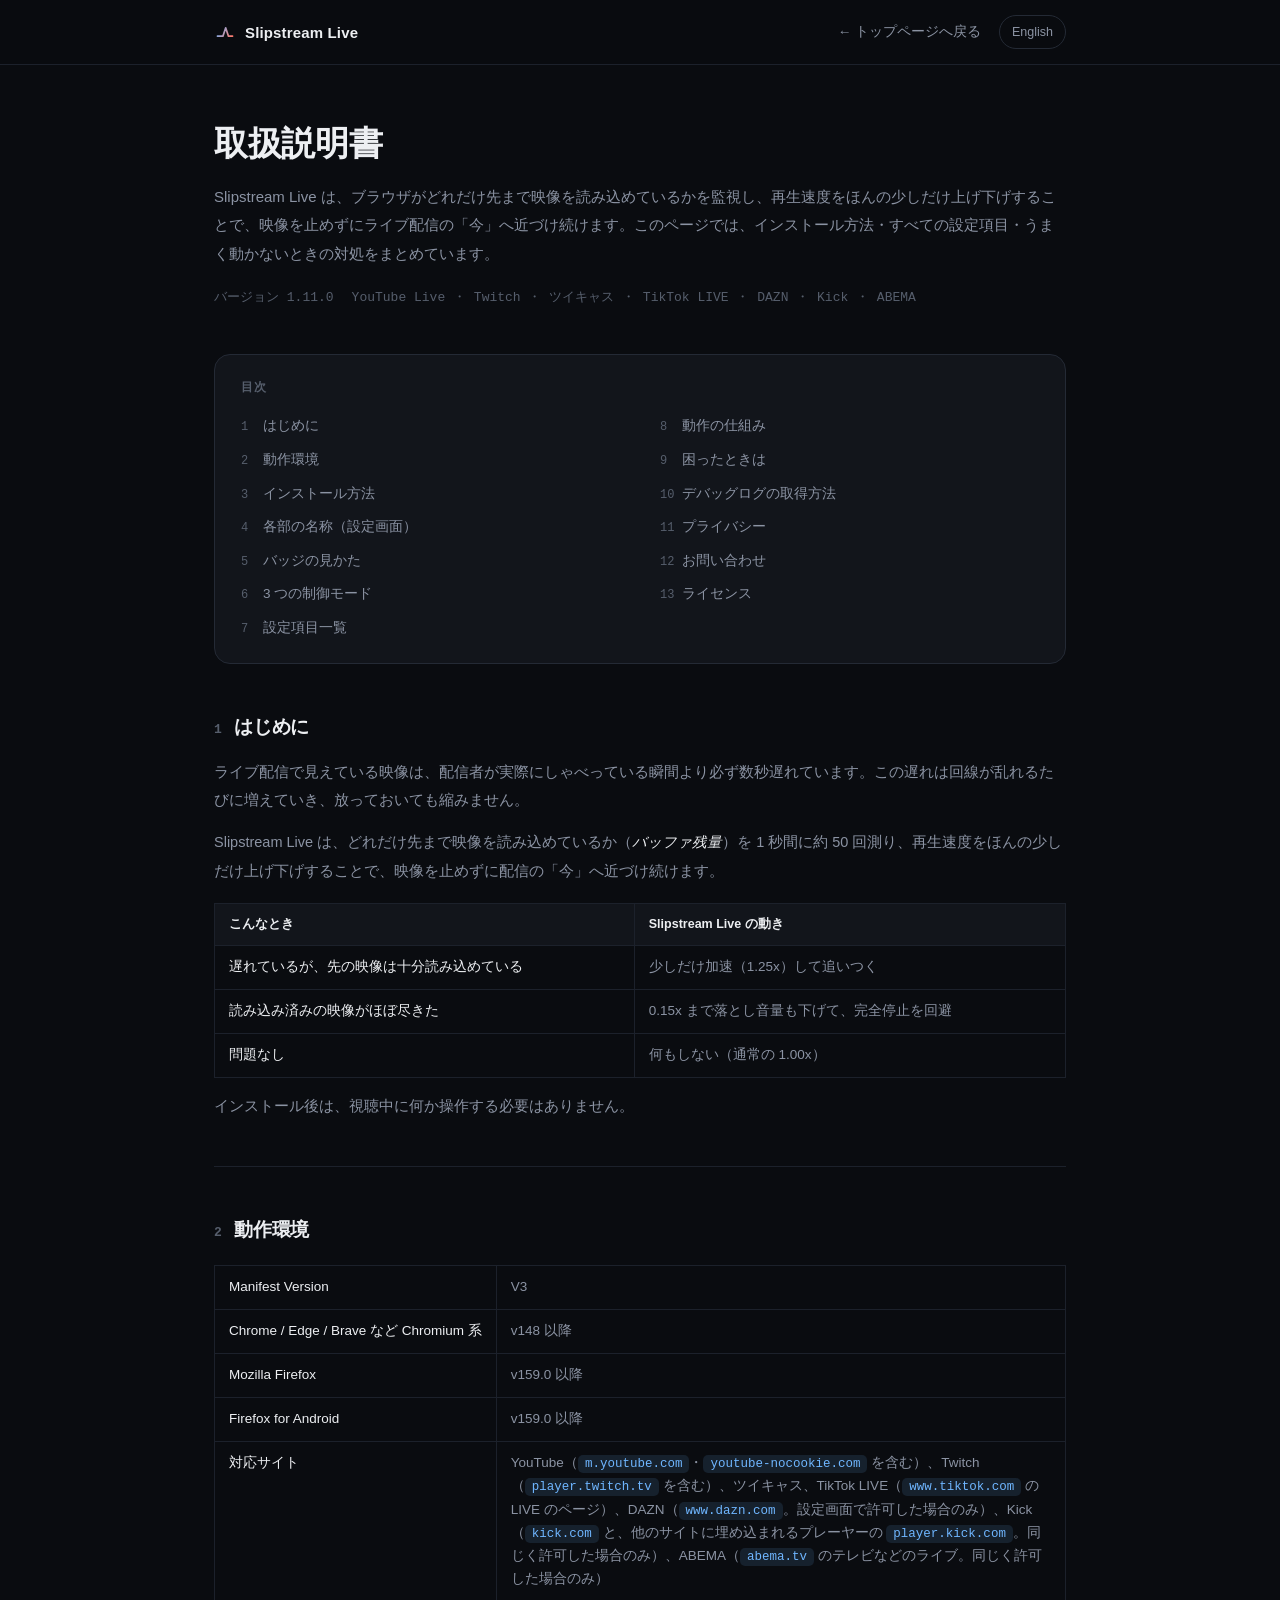
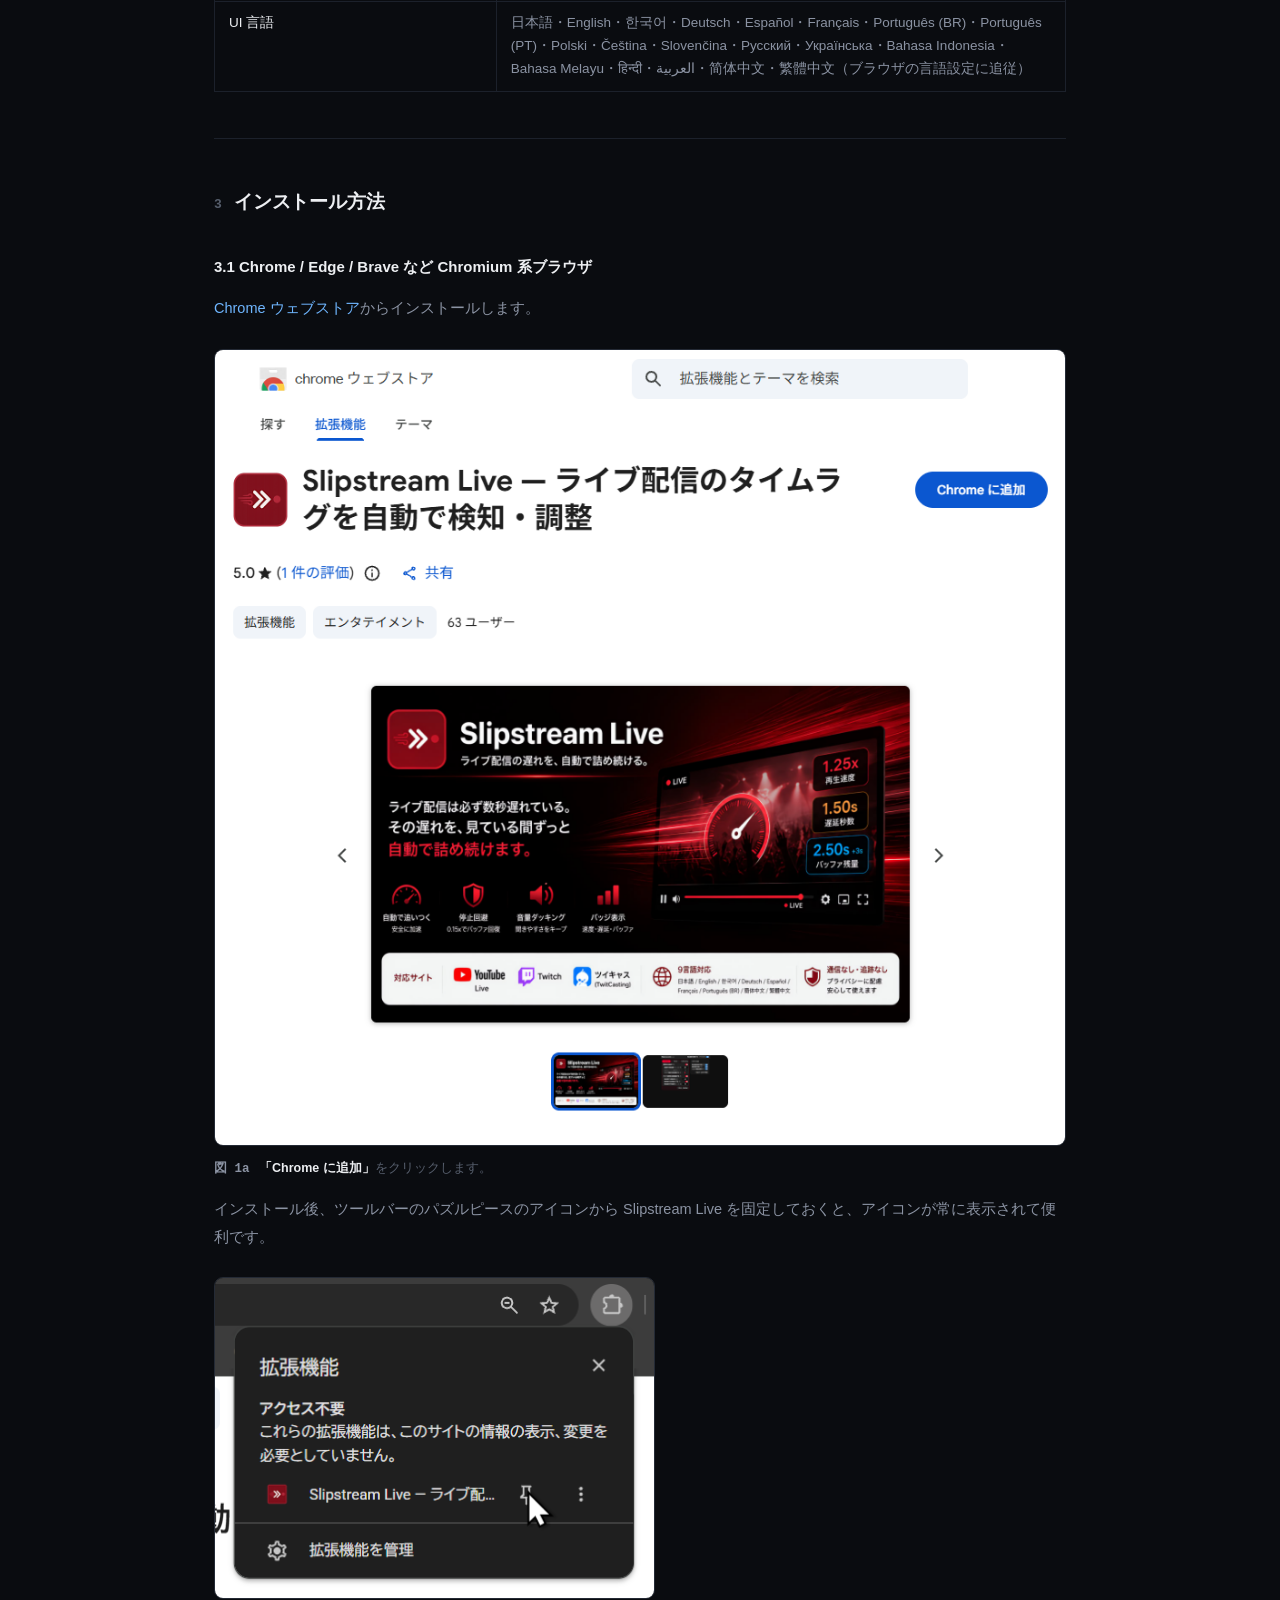
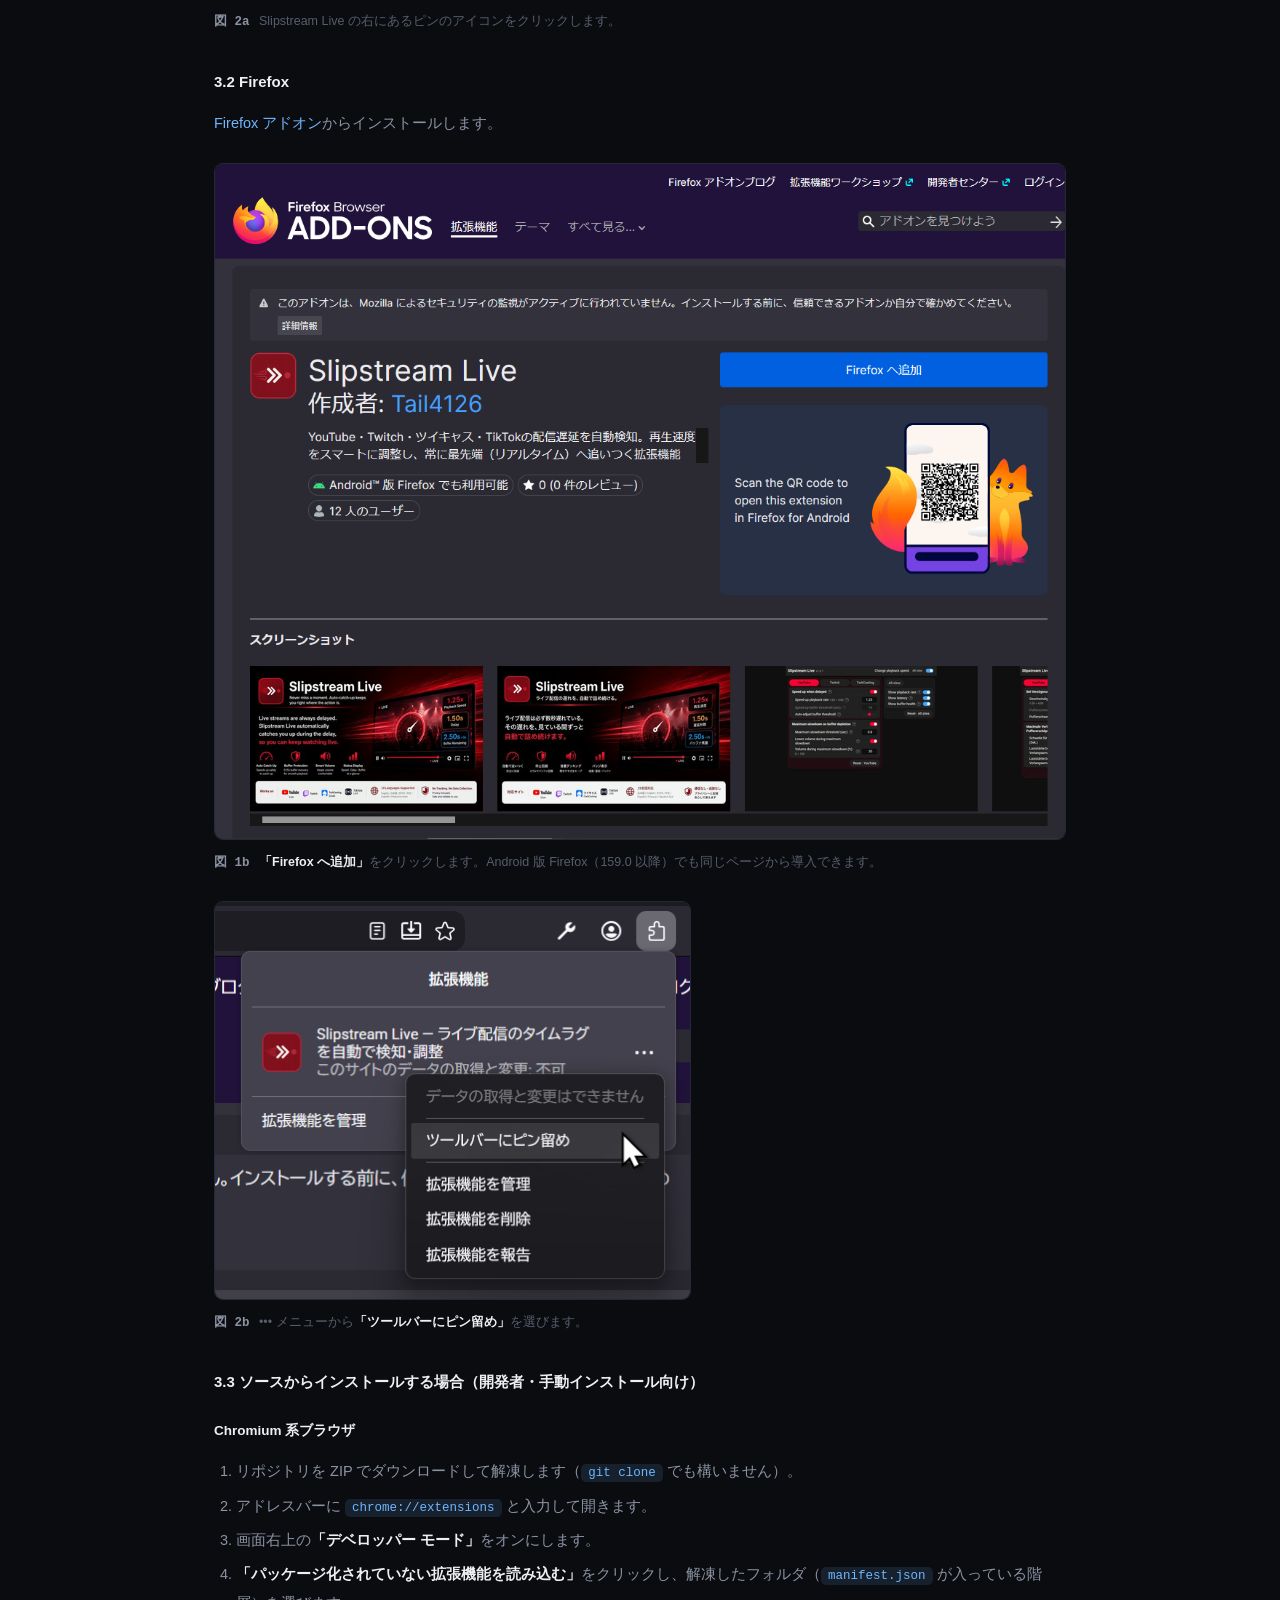
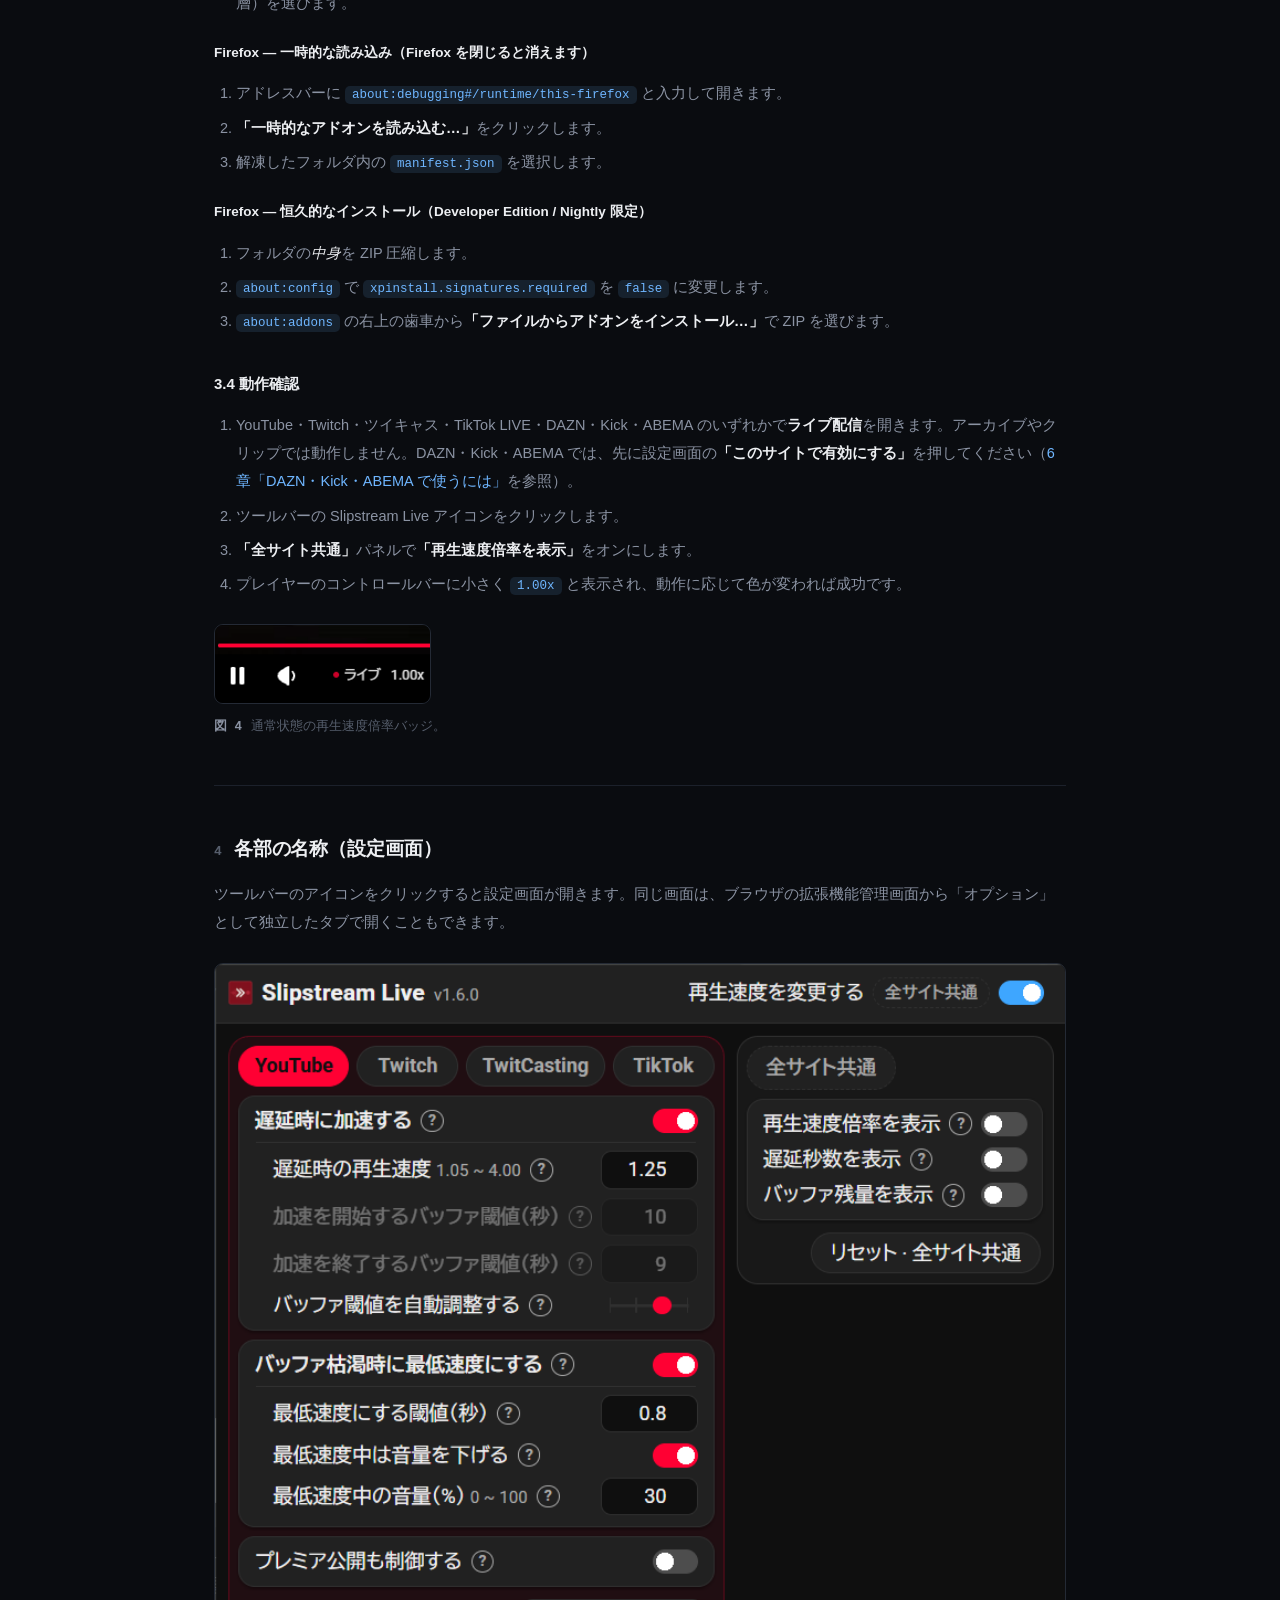
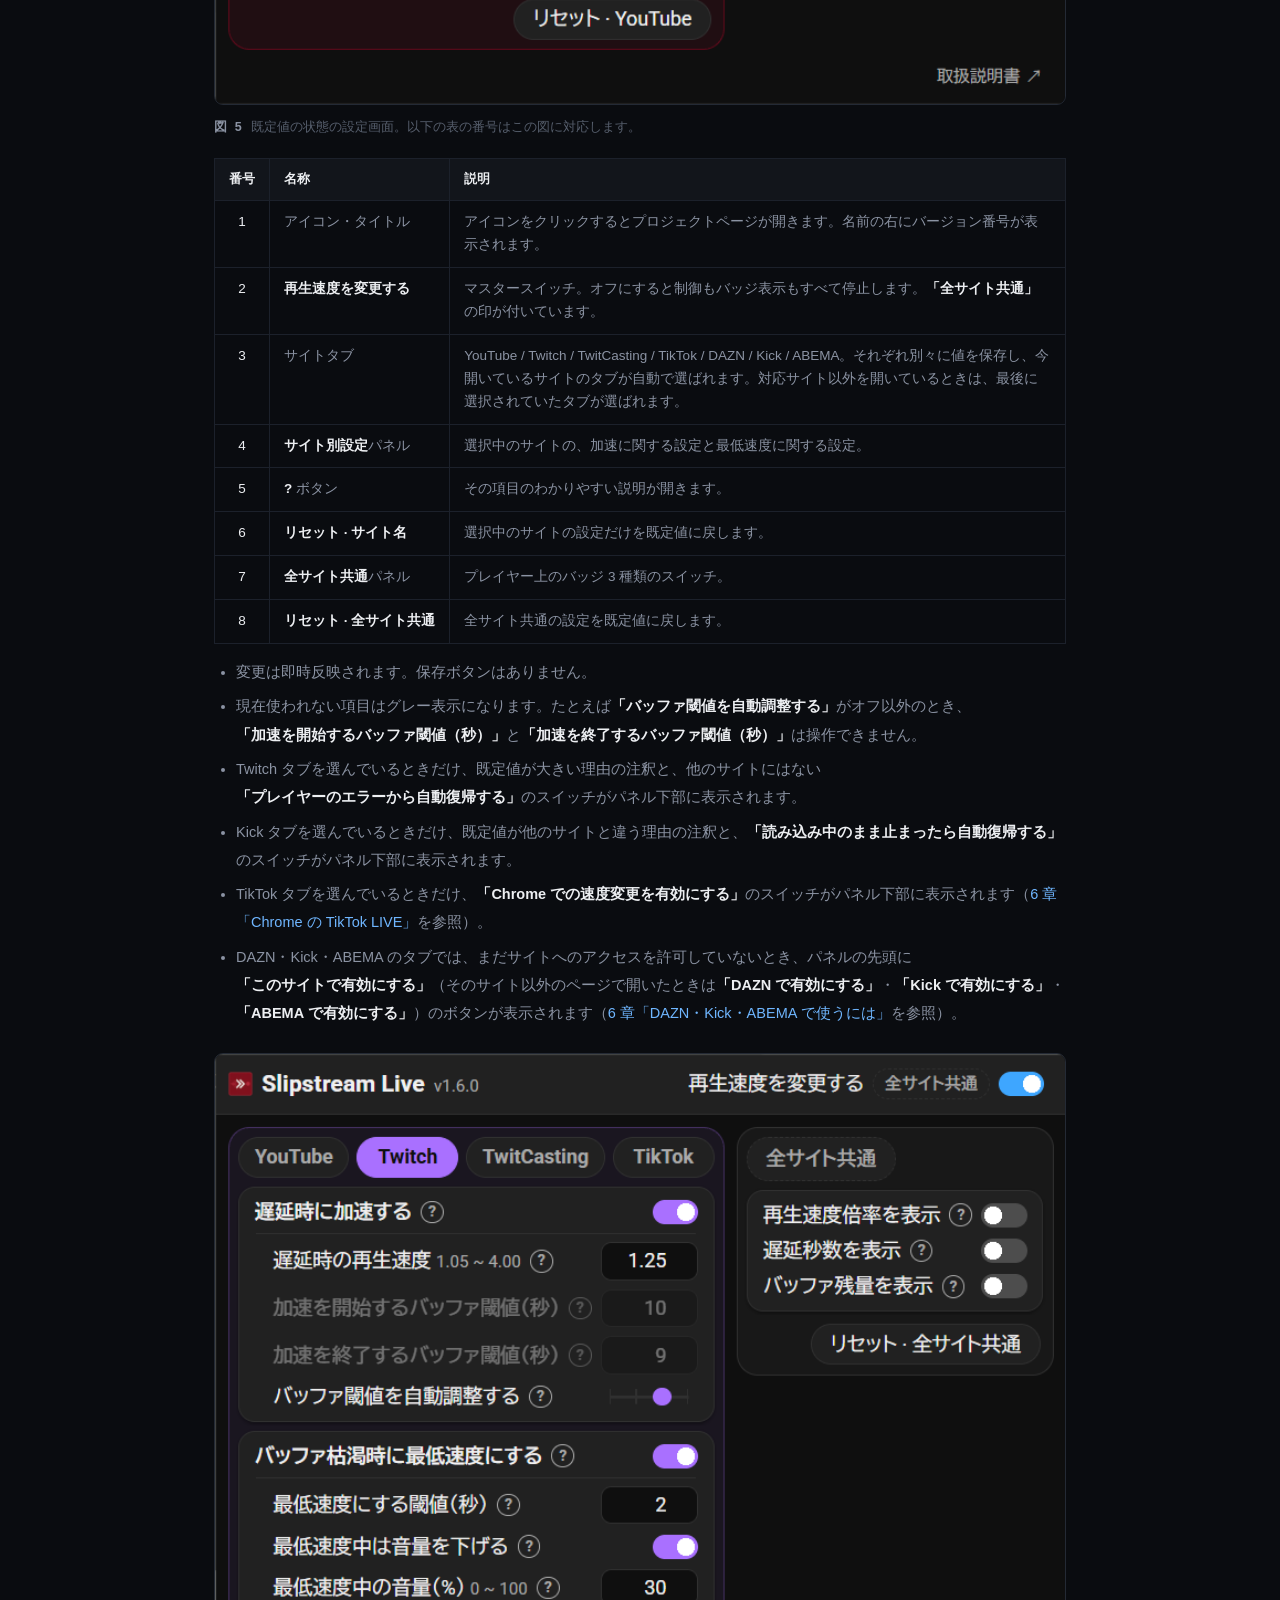
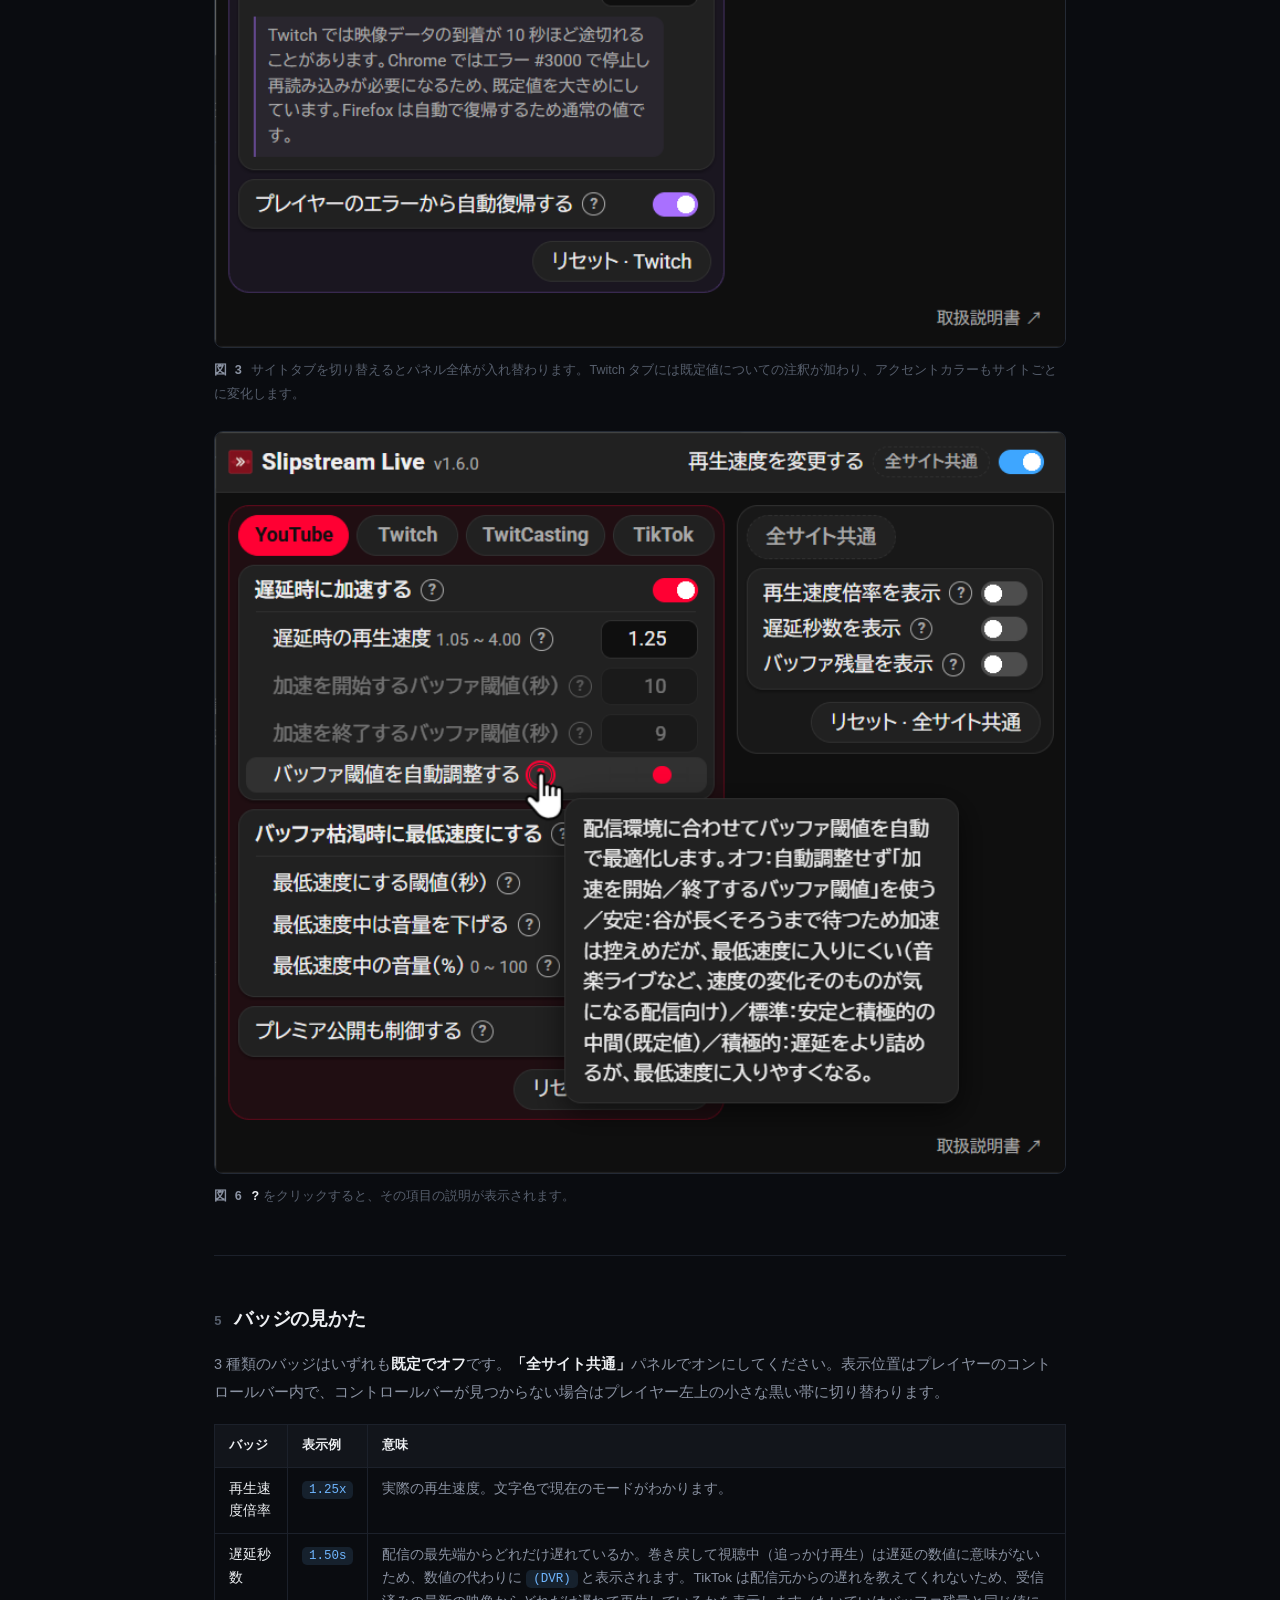
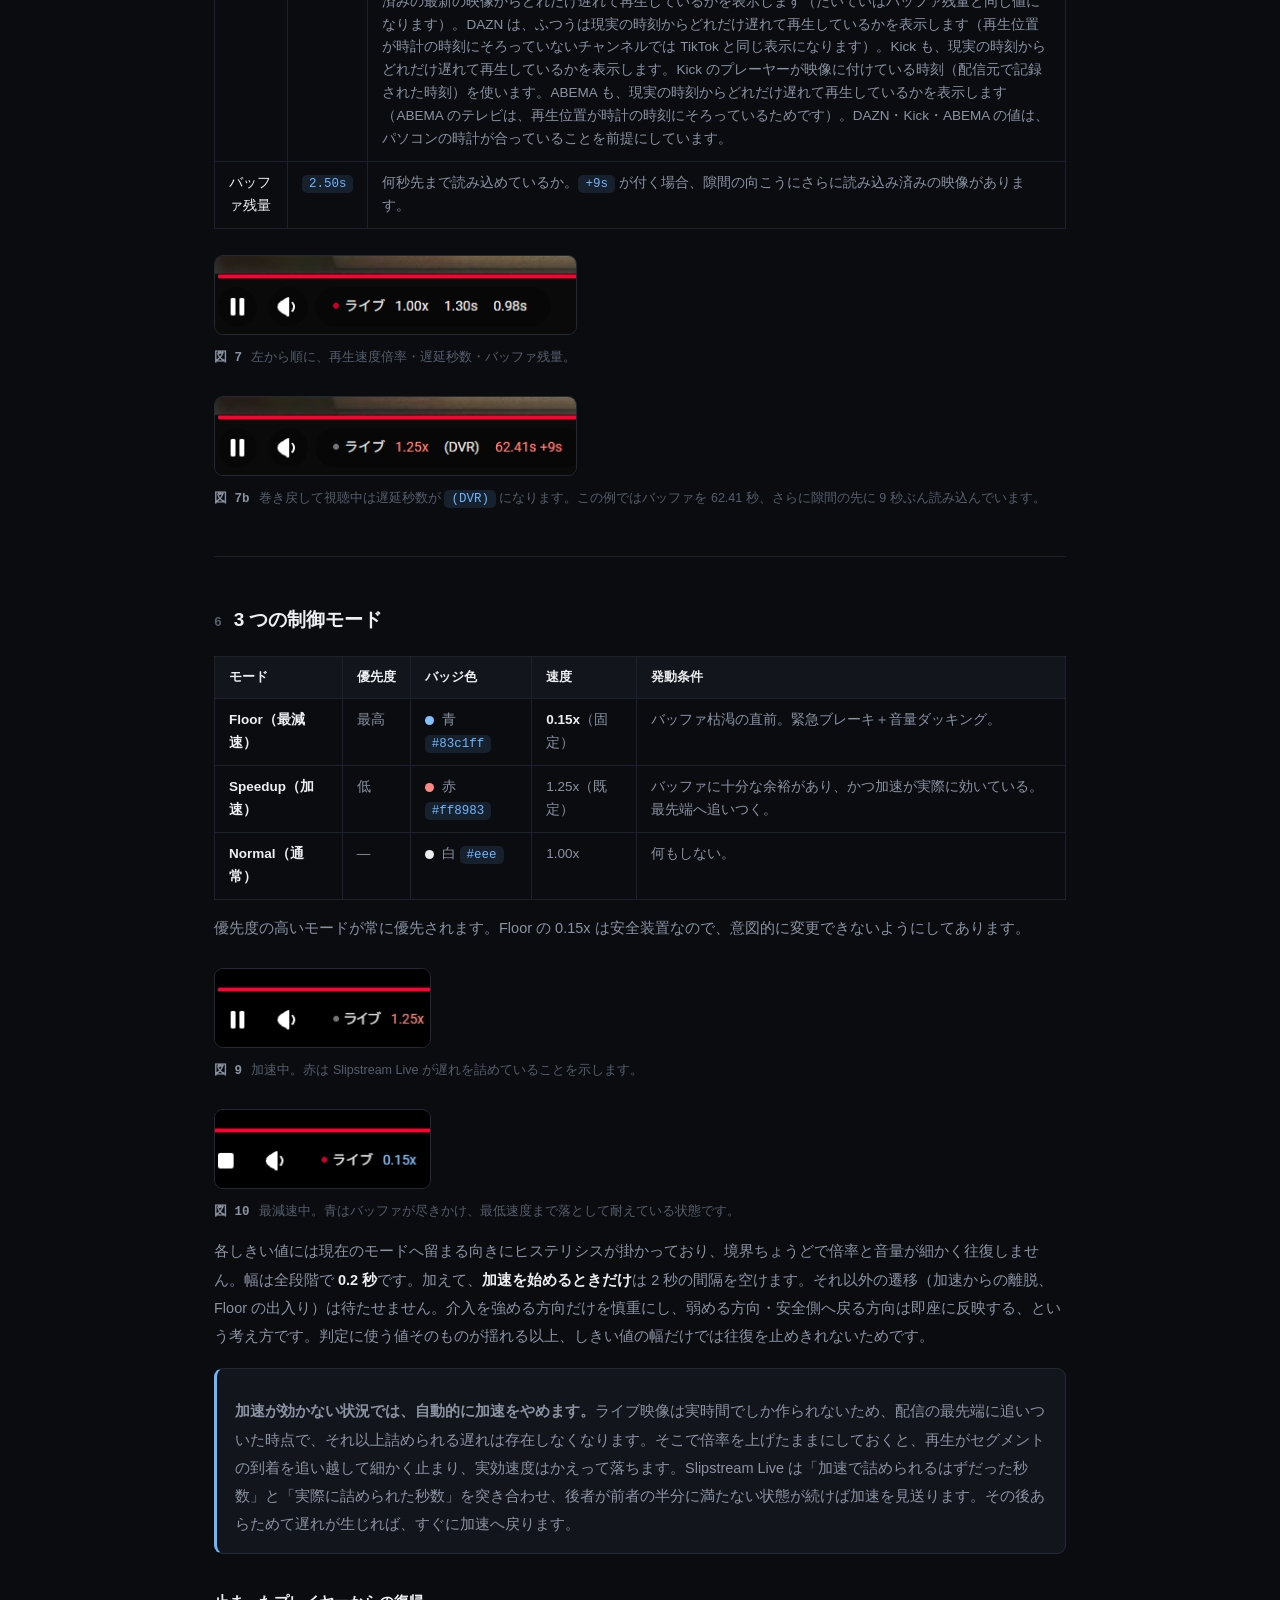
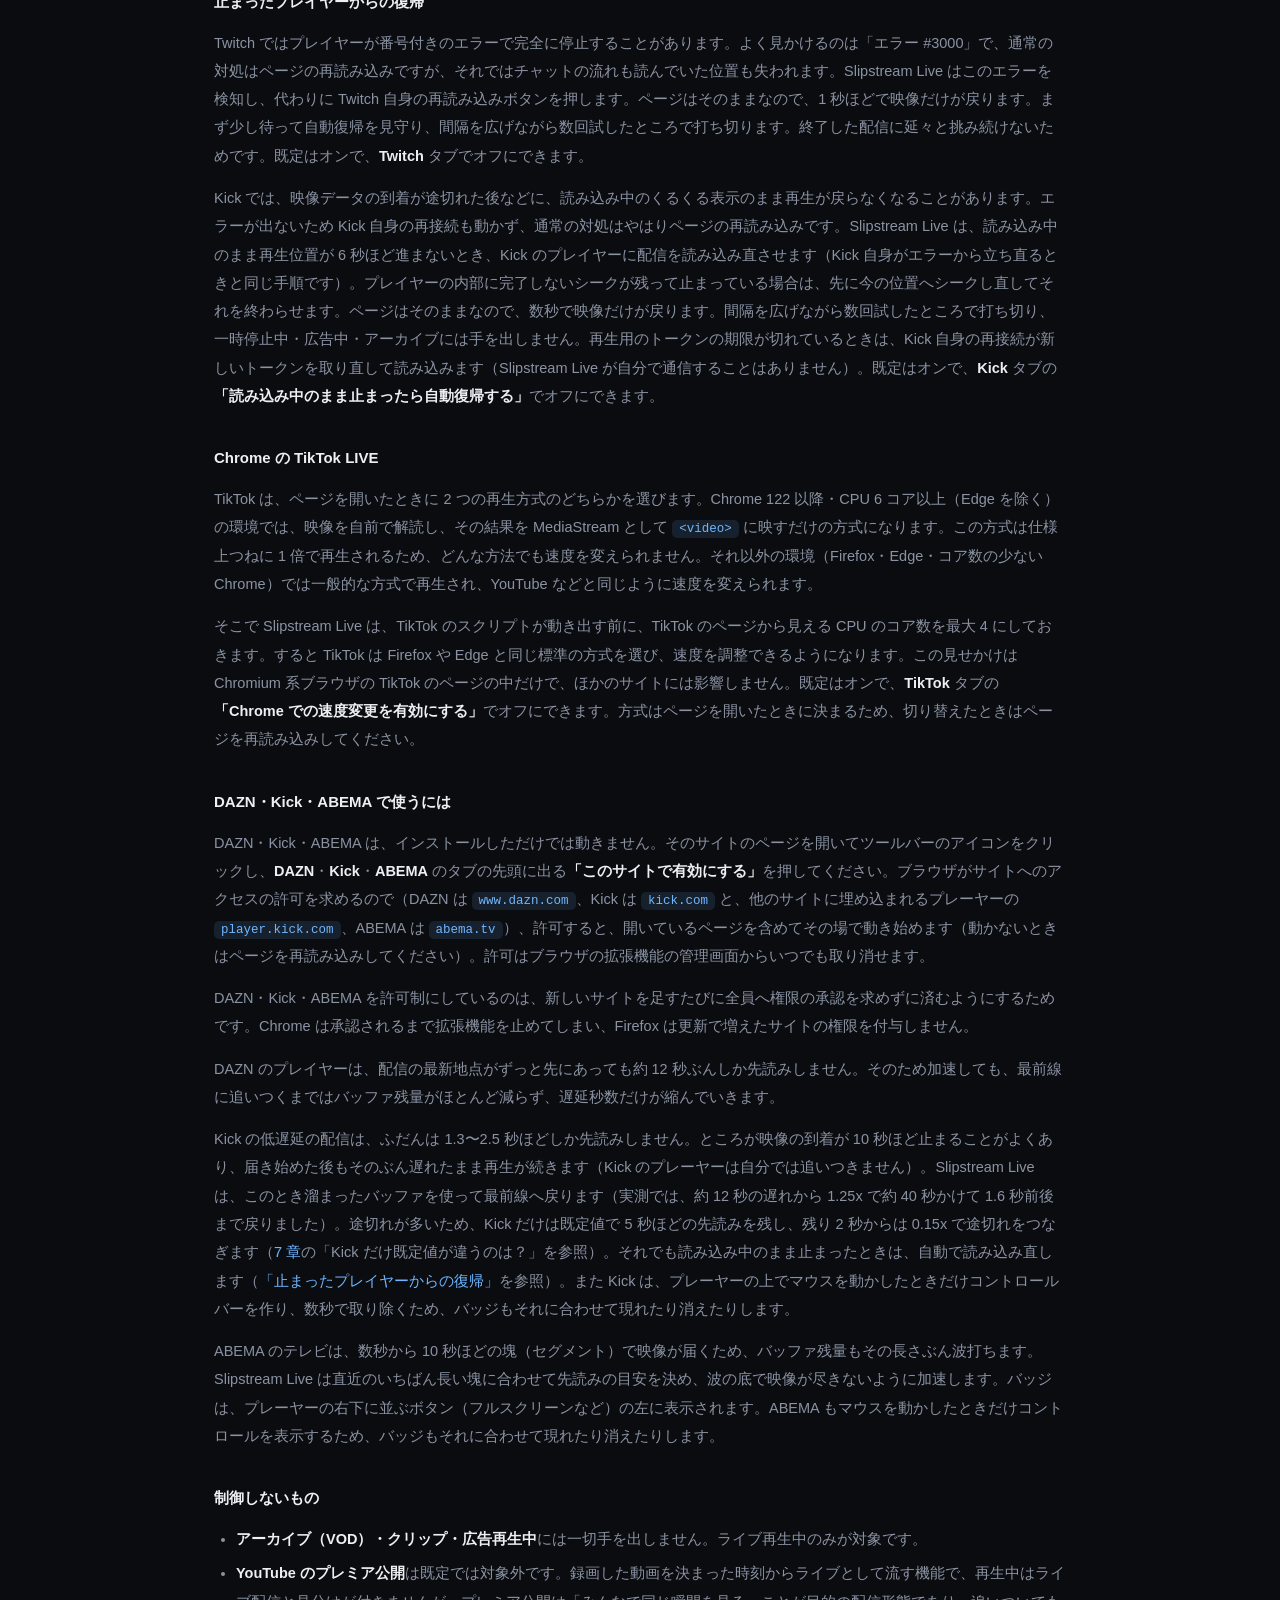
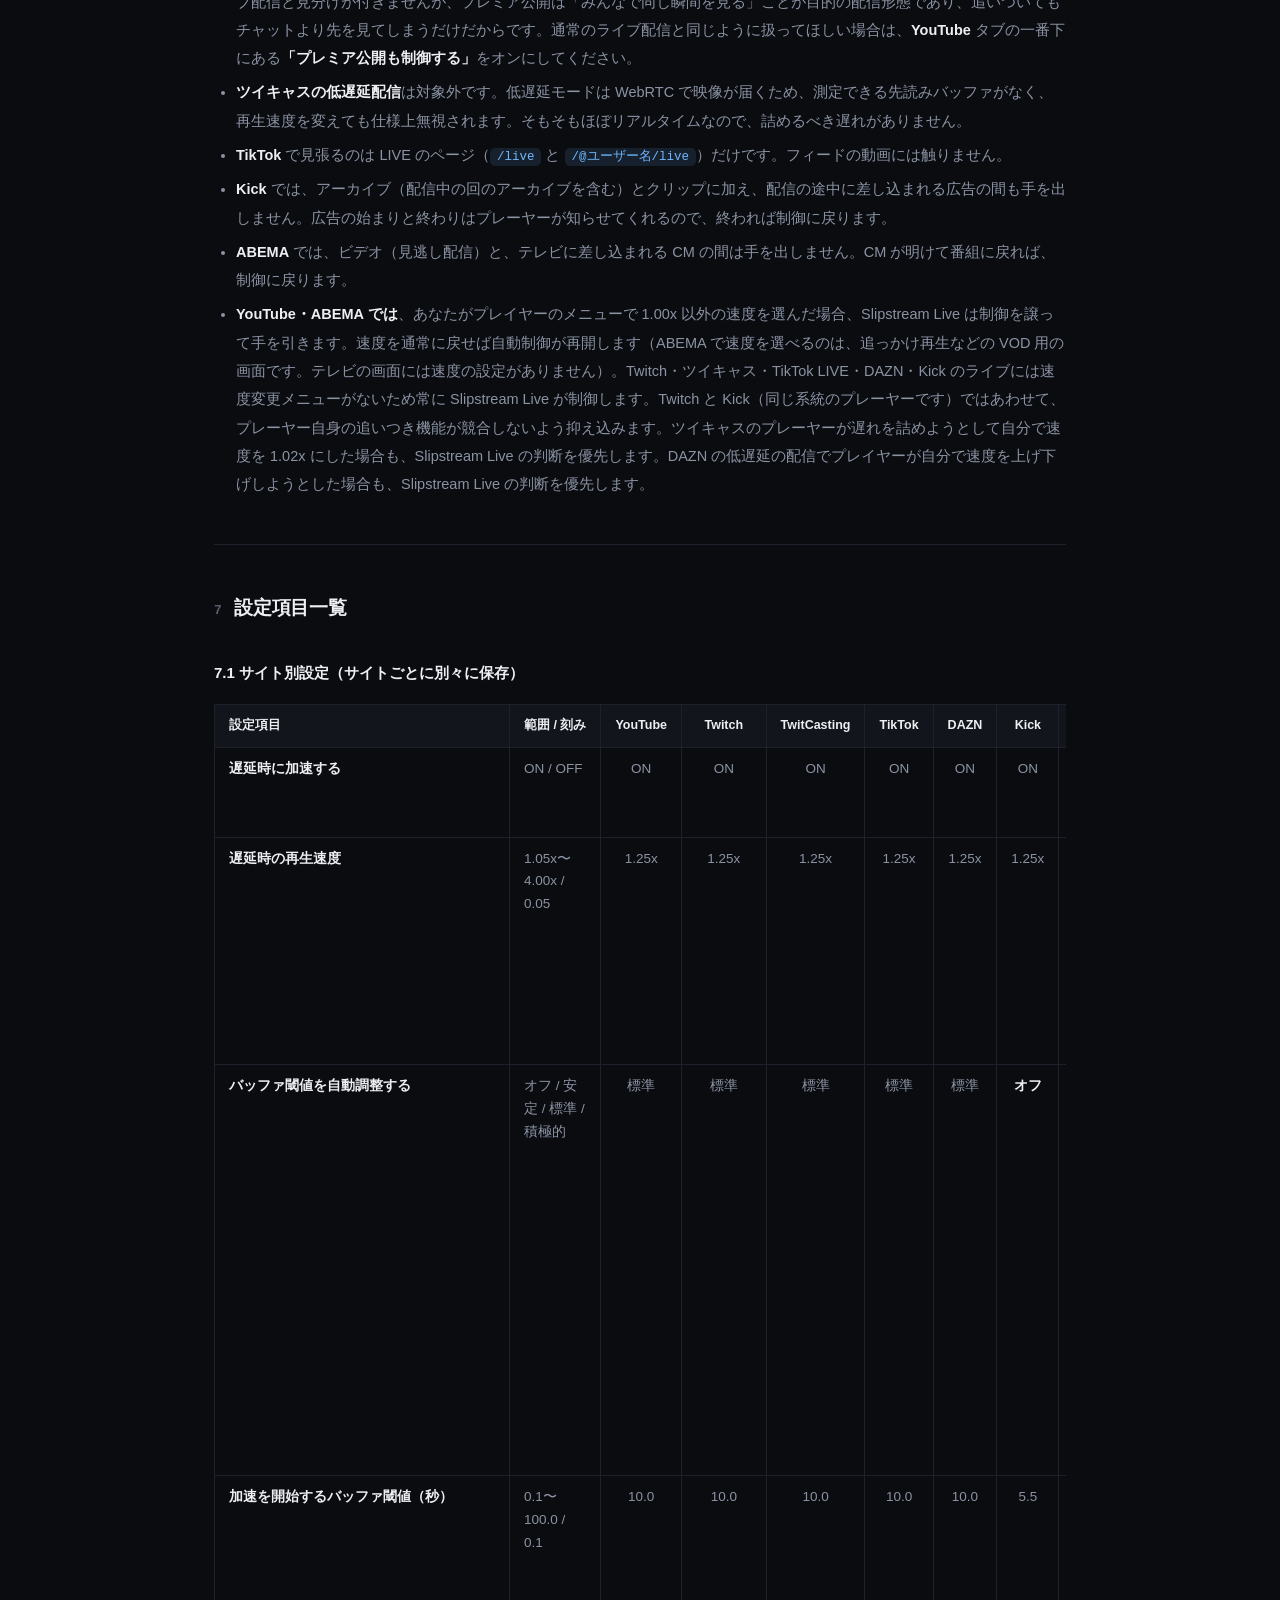
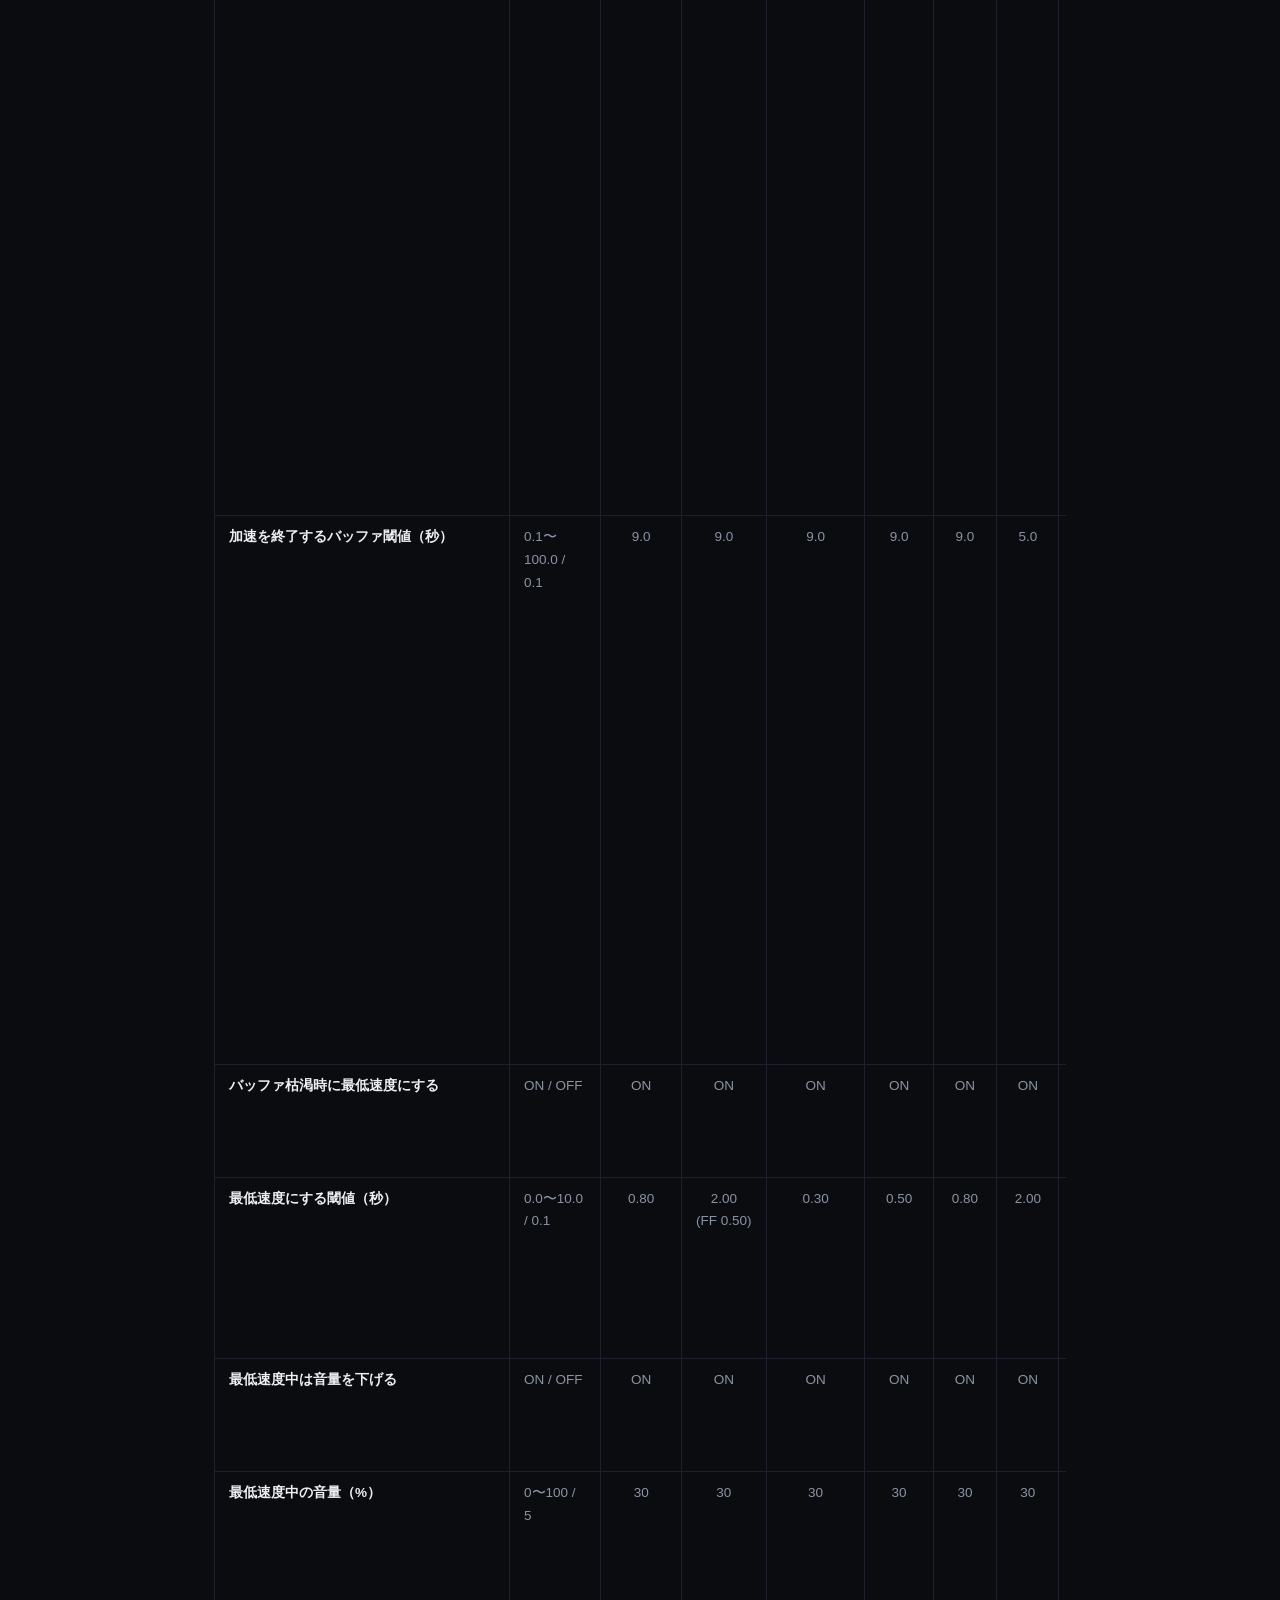
<file: docs/manual.ja.html>
<!DOCTYPE html>
<html lang="ja">
<head>
<meta charset="UTF-8">
<meta name="viewport" content="width=device-width, initial-scale=1.0">
<title>取扱説明書 — Slipstream Live</title>
<meta name="description" content="YouTube Live・Twitch・ツイキャス・TikTok LIVE・DAZN・Kick・ABEMA 向けブラウザ拡張機能 Slipstream Live の取扱説明書。インストール方法、設定項目の一覧、バッジの見かた、困ったときの対処をまとめています。">
<link rel="canonical" href="https://tail4126.github.io/SlipstreamLive/manual.ja.html">
<link rel="alternate" hreflang="en" href="https://tail4126.github.io/SlipstreamLive/manual.html">
<link rel="alternate" hreflang="ja" href="https://tail4126.github.io/SlipstreamLive/manual.ja.html">
<meta property="og:type" content="article">
<meta property="og:title" content="取扱説明書 — Slipstream Live">
<meta property="og:description" content="YouTube Live・Twitch・ツイキャス・TikTok LIVE・DAZN・Kick・ABEMA 向けブラウザ拡張機能 Slipstream Live の取扱説明書。インストール方法、設定項目の一覧、バッジの見かた、困ったときの対処をまとめています。">
<meta property="og:image" content="https://tail4126.github.io/SlipstreamLive/images/slipstreamlive.jpg">
<meta property="og:url" content="https://tail4126.github.io/SlipstreamLive/manual.ja.html">
<meta name="twitter:card" content="summary_large_image">
<meta name="twitter:title" content="取扱説明書 — Slipstream Live">
<meta name="twitter:description" content="YouTube Live・Twitch・ツイキャス・TikTok LIVE・DAZN・Kick・ABEMA 向けブラウザ拡張機能 Slipstream Live の取扱説明書。インストール方法、設定項目の一覧、バッジの見かた、困ったときの対処をまとめています。">
<meta name="twitter:image" content="https://tail4126.github.io/SlipstreamLive/images/slipstreamlive.jpg">
<link rel="icon" href="data:,">
<link rel="stylesheet" href="style.css">
</head>
<body class="page page-doc page-manual">

<header class="site-header">
    <div class="wrap header-inner">
        <a href="index.html" class="logo">
            <svg viewBox="0 0 32 32" fill="none" xmlns="http://www.w3.org/2000/svg" aria-hidden="true">
                <path d="M5 22 L13 22 L17 10 L21 22 L27 22" stroke="url(#logoGrad)" stroke-width="2.4" stroke-linecap="round" stroke-linejoin="round"/>
                <defs>
                    <linearGradient id="logoGrad" x1="5" y1="10" x2="27" y2="22" gradientUnits="userSpaceOnUse">
                        <stop stop-color="#6fb6ff"/>
                        <stop offset="1" stop-color="#ff7a6b"/>
                    </linearGradient>
                </defs>
            </svg>
            <span>Slipstream Live</span>
        </a>
        <div class="header-right">
            <a href="index.html" class="back-link">← トップページへ戻る</a>
            <a href="manual.html" class="lang-switch" hreflang="en" lang="en">English</a>
        </div>
    </div>
</header>

<main class="wrap">

    <div class="page-head">
        <h1>取扱説明書</h1>
        <p class="lede">Slipstream Live は、ブラウザがどれだけ先まで映像を読み込めているかを監視し、再生速度をほんの少しだけ上げ下げすることで、映像を止めずにライブ配信の「今」へ近づけ続けます。このページでは、インストール方法・すべての設定項目・うまく動かないときの対処をまとめています。</p>
        <div class="page-meta">
            <span>バージョン 1.11.0</span>
            <span>YouTube Live ・ Twitch ・ ツイキャス ・ TikTok LIVE ・ DAZN ・ Kick ・ ABEMA</span>
        </div>
    </div>

    <nav class="toc" aria-label="目次">
        <h2>目次</h2>
        <ol>
            <li><a href="#intro"><span class="n">1</span>はじめに</a></li>
            <li><a href="#requirements"><span class="n">2</span>動作環境</a></li>
            <li><a href="#install"><span class="n">3</span>インストール方法</a></li>
            <li><a href="#screen"><span class="n">4</span>各部の名称（設定画面）</a></li>
            <li><a href="#badges"><span class="n">5</span>バッジの見かた</a></li>
            <li><a href="#modes"><span class="n">6</span>3 つの制御モード</a></li>
            <li><a href="#settings"><span class="n">7</span>設定項目一覧</a></li>
            <li><a href="#how"><span class="n">8</span>動作の仕組み</a></li>
            <li><a href="#troubleshooting"><span class="n">9</span>困ったときは</a></li>
            <li><a href="#debug"><span class="n">10</span>デバッグログの取得方法</a></li>
            <li><a href="#privacy"><span class="n">11</span>プライバシー</a></li>
            <li><a href="#support"><span class="n">12</span>お問い合わせ</a></li>
            <li><a href="#license"><span class="n">13</span>ライセンス</a></li>
        </ol>
    </nav>

    <!-- ============================================================ 1 -->
    <section class="doc-section" id="intro">
        <h2><span class="num">1</span> はじめに</h2>
        <p>ライブ配信で見えている映像は、配信者が実際にしゃべっている瞬間より必ず数秒遅れています。この遅れは回線が乱れるたびに増えていき、放っておいても縮みません。</p>
        <p>Slipstream Live は、どれだけ先まで映像を読み込めているか（<em>バッファ残量</em>）を 1 秒間に約 50 回測り、再生速度をほんの少しだけ上げ下げすることで、映像を止めずに配信の「今」へ近づけ続けます。</p>
        <div class="table-scroll">
            <table>
                <thead><tr><th>こんなとき</th><th>Slipstream Live の動き</th></tr></thead>
                <tbody>
                    <tr><td>遅れているが、先の映像は十分読み込めている</td><td>少しだけ加速（1.25x）して追いつく</td></tr>
                    <tr><td>読み込み済みの映像がほぼ尽きた</td><td>0.15x まで落とし音量も下げて、完全停止を回避</td></tr>
                    <tr><td>問題なし</td><td>何もしない（通常の 1.00x）</td></tr>
                </tbody>
            </table>
        </div>
        <p>インストール後は、視聴中に何か操作する必要はありません。</p>
    </section>

    <!-- ============================================================ 2 -->
    <section class="doc-section" id="requirements">
        <h2><span class="num">2</span> 動作環境</h2>
        <div class="table-scroll">
            <table class="compact">
                <tbody>
                    <tr><td>Manifest Version</td><td>V3</td></tr>
                    <tr><td>Chrome / Edge / Brave など Chromium 系</td><td>v148 以降</td></tr>
                    <tr><td>Mozilla Firefox</td><td>v159.0 以降</td></tr>
                    <tr><td>Firefox for Android</td><td>v159.0 以降</td></tr>
                    <tr><td>対応サイト</td><td>YouTube（<code>m.youtube.com</code>・<code>youtube-nocookie.com</code> を含む）、Twitch（<code>player.twitch.tv</code> を含む）、ツイキャス、TikTok LIVE（<code>www.tiktok.com</code> の LIVE のページ）、DAZN（<code>www.dazn.com</code>。設定画面で許可した場合のみ）、Kick（<code>kick.com</code> と、他のサイトに埋め込まれるプレーヤーの <code>player.kick.com</code>。同じく許可した場合のみ）、ABEMA（<code>abema.tv</code> のテレビなどのライブ。同じく許可した場合のみ）</td></tr>
                    <tr><td>UI 言語</td><td>日本語・English・한국어・Deutsch・Español・Français・Português (BR)・Português (PT)・Polski・Čeština・Slovenčina・Русский・Українська・Bahasa Indonesia・Bahasa Melayu・हिन्दी・العربية・简体中文・繁體中文（ブラウザの言語設定に追従）</td></tr>
                </tbody>
            </table>
        </div>
    </section>

    <!-- ============================================================ 3 -->
    <section class="doc-section" id="install">
        <h2><span class="num">3</span> インストール方法</h2>

        <h3>3.1 Chrome / Edge / Brave など Chromium 系ブラウザ</h3>
        <p><a href="https://chromewebstore.google.com/detail/ecbonmgnfkfkfempebmojjpkgbekkjdf" target="_blank" rel="noopener">Chrome ウェブストア</a>からインストールします。</p>
        <figure class="fig-wide">
            <img src="images/Fig_1-chrome-ja.png" alt="Chrome ウェブストアの Slipstream Live のページ" loading="lazy" width="936" height="876">
            <figcaption><b>図 1a</b> <span class="ui">「Chrome に追加」</span>をクリックします。</figcaption>
        </figure>
        <p>インストール後、ツールバーのパズルピースのアイコンから Slipstream Live を固定しておくと、アイコンが常に表示されて便利です。</p>
        <figure class="fig-crop">
            <img src="images/Fig_2-chrome-ja.png" alt="Chrome のパズルピースメニューから拡張機能を固定する" loading="lazy" width="442" height="322">
            <figcaption><b>図 2a</b> Slipstream Live の右にあるピンのアイコンをクリックします。</figcaption>
        </figure>

        <h3>3.2 Firefox</h3>
        <p><a href="https://addons.mozilla.org/firefox/addon/slipstream-live/" target="_blank" rel="noopener">Firefox アドオン</a>からインストールします。</p>
        <figure class="fig-wide">
            <img src="images/Fig_1-firefox-ja.png" alt="Firefox アドオンの Slipstream Live のページ" loading="lazy" width="1168" height="928">
            <figcaption><b>図 1b</b> <span class="ui">「Firefox へ追加」</span>をクリックします。Android 版 Firefox（159.0 以降）でも同じページから導入できます。</figcaption>
        </figure>
        <figure class="fig-crop">
            <img src="images/Fig_2-firefox-ja.png" alt="Firefox でツールバーにピン留めする" loading="lazy" width="477" height="399">
            <figcaption><b>図 2b</b> ••• メニューから<span class="ui">「ツールバーにピン留め」</span>を選びます。</figcaption>
        </figure>

        <h3>3.3 ソースからインストールする場合（開発者・手動インストール向け）</h3>
        <h4>Chromium 系ブラウザ</h4>
        <ol>
            <li>リポジトリを ZIP でダウンロードして解凍します（<code>git clone</code> でも構いません）。</li>
            <li>アドレスバーに <code>chrome://extensions</code> と入力して開きます。</li>
            <li>画面右上の<span class="ui">「デベロッパー モード」</span>をオンにします。</li>
            <li><span class="ui">「パッケージ化されていない拡張機能を読み込む」</span>をクリックし、解凍したフォルダ（<code>manifest.json</code> が入っている階層）を選びます。</li>
        </ol>
        <h4>Firefox — 一時的な読み込み（Firefox を閉じると消えます）</h4>
        <ol>
            <li>アドレスバーに <code>about:debugging#/runtime/this-firefox</code> と入力して開きます。</li>
            <li><span class="ui">「一時的なアドオンを読み込む…」</span>をクリックします。</li>
            <li>解凍したフォルダ内の <code>manifest.json</code> を選択します。</li>
        </ol>
        <h4>Firefox — 恒久的なインストール（Developer Edition / Nightly 限定）</h4>
        <ol>
            <li>フォルダの<em>中身</em>を ZIP 圧縮します。</li>
            <li><code>about:config</code> で <code>xpinstall.signatures.required</code> を <code>false</code> に変更します。</li>
            <li><code>about:addons</code> の右上の歯車から<span class="ui">「ファイルからアドオンをインストール…」</span>で ZIP を選びます。</li>
        </ol>

        <h3>3.4 動作確認</h3>
        <ol>
            <li>YouTube・Twitch・ツイキャス・TikTok LIVE・DAZN・Kick・ABEMA のいずれかで<strong>ライブ配信</strong>を開きます。アーカイブやクリップでは動作しません。DAZN・Kick・ABEMA では、先に設定画面の<span class="ui">「このサイトで有効にする」</span>を押してください（<a href="#dazn">6 章「DAZN・Kick・ABEMA で使うには」</a>を参照）。</li>
            <li>ツールバーの Slipstream Live アイコンをクリックします。</li>
            <li><span class="ui">「全サイト共通」</span>パネルで<span class="ui">「再生速度倍率を表示」</span>をオンにします。</li>
            <li>プレイヤーのコントロールバーに小さく <code>1.00x</code> と表示され、動作に応じて色が変われば成功です。</li>
        </ol>
        <figure class="fig-crop">
            <img src="images/Fig_4-ja.png" alt="YouTube のコントロールバーに表示された 1.00x のバッジ" loading="lazy" width="220" height="80">
            <figcaption><b>図 4</b> 通常状態の再生速度倍率バッジ。</figcaption>
        </figure>
    </section>

    <!-- ============================================================ 4 -->
    <section class="doc-section" id="screen">
        <h2><span class="num">4</span> 各部の名称（設定画面）</h2>
        <p>ツールバーのアイコンをクリックすると設定画面が開きます。同じ画面は、ブラウザの拡張機能管理画面から「オプション」として独立したタブで開くこともできます。</p>
        <figure class="fig-wide">
            <img src="images/Fig_5-ja.png" alt="Slipstream Live の設定画面" loading="lazy" width="769" height="670">
            <figcaption><b>図 5</b> 既定値の状態の設定画面。以下の表の番号はこの図に対応します。</figcaption>
        </figure>
        <div class="table-scroll">
            <table>
                <thead><tr><th class="num">番号</th><th>名称</th><th>説明</th></tr></thead>
                <tbody>
                    <tr><td class="num">1</td><td>アイコン・タイトル</td><td>アイコンをクリックするとプロジェクトページが開きます。名前の右にバージョン番号が表示されます。</td></tr>
                    <tr><td class="num">2</td><td><span class="ui">再生速度を変更する</span></td><td>マスタースイッチ。オフにすると制御もバッジ表示もすべて停止します。<span class="ui">「全サイト共通」</span>の印が付いています。</td></tr>
                    <tr><td class="num">3</td><td>サイトタブ</td><td>YouTube / Twitch / TwitCasting / TikTok / DAZN / Kick / ABEMA。それぞれ別々に値を保存し、今開いているサイトのタブが自動で選ばれます。対応サイト以外を開いているときは、最後に選択されていたタブが選ばれます。</td></tr>
                    <tr><td class="num">4</td><td><span class="ui">サイト別設定</span>パネル</td><td>選択中のサイトの、加速に関する設定と最低速度に関する設定。</td></tr>
                    <tr><td class="num">5</td><td><span class="ui">?</span> ボタン</td><td>その項目のわかりやすい説明が開きます。</td></tr>
                    <tr><td class="num">6</td><td><span class="ui">リセット · サイト名</span></td><td>選択中のサイトの設定だけを既定値に戻します。</td></tr>
                    <tr><td class="num">7</td><td><span class="ui">全サイト共通</span>パネル</td><td>プレイヤー上のバッジ 3 種類のスイッチ。</td></tr>
                    <tr><td class="num">8</td><td><span class="ui">リセット · 全サイト共通</span></td><td>全サイト共通の設定を既定値に戻します。</td></tr>
                </tbody>
            </table>
        </div>
        <ul>
            <li>変更は即時反映されます。保存ボタンはありません。</li>
            <li>現在使われない項目はグレー表示になります。たとえば<span class="ui">「バッファ閾値を自動調整する」</span>がオフ以外のとき、<span class="ui">「加速を開始するバッファ閾値（秒）」</span>と<span class="ui">「加速を終了するバッファ閾値（秒）」</span>は操作できません。</li>
            <li>Twitch タブを選んでいるときだけ、既定値が大きい理由の注釈と、他のサイトにはない<span class="ui">「プレイヤーのエラーから自動復帰する」</span>のスイッチがパネル下部に表示されます。</li>
            <li>Kick タブを選んでいるときだけ、既定値が他のサイトと違う理由の注釈と、<span class="ui">「読み込み中のまま止まったら自動復帰する」</span>のスイッチがパネル下部に表示されます。</li>
            <li>TikTok タブを選んでいるときだけ、<span class="ui">「Chrome での速度変更を有効にする」</span>のスイッチがパネル下部に表示されます（<a href="#tiktok">6 章「Chrome の TikTok LIVE」</a>を参照）。</li>
            <li>DAZN・Kick・ABEMA のタブでは、まだサイトへのアクセスを許可していないとき、パネルの先頭に<span class="ui">「このサイトで有効にする」</span>（そのサイト以外のページで開いたときは<span class="ui">「DAZN で有効にする」</span>・<span class="ui">「Kick で有効にする」</span>・<span class="ui">「ABEMA で有効にする」</span>）のボタンが表示されます（<a href="#dazn">6 章「DAZN・Kick・ABEMA で使うには」</a>を参照）。</li>
        </ul>
        <figure class="fig-wide">
            <img src="images/Fig_3-ja.png" alt="Twitch タブを選択した設定画面" loading="lazy" width="769" height="808">
            <figcaption><b>図 3</b> サイトタブを切り替えるとパネル全体が入れ替わります。Twitch タブには既定値についての注釈が加わり、アクセントカラーもサイトごとに変化します。</figcaption>
        </figure>
        <figure class="fig-wide">
            <img src="images/Fig_6-ja.png" alt="? ボタンから開いたヘルプの吹き出し" loading="lazy" width="769" height="670">
            <figcaption><b>図 6</b> <span class="ui">?</span> をクリックすると、その項目の説明が表示されます。</figcaption>
        </figure>
    </section>

    <!-- ============================================================ 5 -->
    <section class="doc-section" id="badges">
        <h2><span class="num">5</span> バッジの見かた</h2>
        <p>3 種類のバッジはいずれも<strong>既定でオフ</strong>です。<span class="ui">「全サイト共通」</span>パネルでオンにしてください。表示位置はプレイヤーのコントロールバー内で、コントロールバーが見つからない場合はプレイヤー左上の小さな黒い帯に切り替わります。</p>
        <div class="table-scroll">
            <table>
                <thead><tr><th>バッジ</th><th>表示例</th><th>意味</th></tr></thead>
                <tbody>
                    <tr><td>再生速度倍率</td><td><code>1.25x</code></td><td>実際の再生速度。文字色で現在のモードがわかります。</td></tr>
                    <tr><td>遅延秒数</td><td><code>1.50s</code></td><td>配信の最先端からどれだけ遅れているか。巻き戻して視聴中（追っかけ再生）は遅延の数値に意味がないため、数値の代わりに <code>(DVR)</code> と表示されます。TikTok は配信元からの遅れを教えてくれないため、受信済みの最新の映像からどれだけ遅れて再生しているかを表示します（たいていはバッファ残量と同じ値になります）。DAZN は、ふつうは現実の時刻からどれだけ遅れて再生しているかを表示します（再生位置が時計の時刻にそろっていないチャンネルでは TikTok と同じ表示になります）。Kick も、現実の時刻からどれだけ遅れて再生しているかを表示します。Kick のプレーヤーが映像に付けている時刻（配信元で記録された時刻）を使います。ABEMA も、現実の時刻からどれだけ遅れて再生しているかを表示します（ABEMA のテレビは、再生位置が時計の時刻にそろっているためです）。DAZN・Kick・ABEMA の値は、パソコンの時計が合っていることを前提にしています。</td></tr>
                    <tr><td>バッファ残量</td><td><code>2.50s</code></td><td>何秒先まで読み込めているか。<code>+9s</code> が付く場合、隙間の向こうにさらに読み込み済みの映像があります。</td></tr>
                </tbody>
            </table>
        </div>
        <figure class="fig-crop">
            <img src="images/Fig_7-ja.png" alt="3 種類のバッジを同時に表示した状態" loading="lazy" width="370" height="80">
            <figcaption><b>図 7</b> 左から順に、再生速度倍率・遅延秒数・バッファ残量。</figcaption>
        </figure>
        <figure class="fig-crop">
            <img src="images/Fig_7b-ja.png" alt="追っかけ再生中のバッジ表示" loading="lazy" width="370" height="80">
            <figcaption><b>図 7b</b> 巻き戻して視聴中は遅延秒数が <code>(DVR)</code> になります。この例ではバッファを 62.41 秒、さらに隙間の先に 9 秒ぶん読み込んでいます。</figcaption>
        </figure>
    </section>

    <!-- ============================================================ 6 -->
    <section class="doc-section" id="modes">
        <h2><span class="num">6</span> 3 つの制御モード</h2>
        <div class="table-scroll">
            <table>
                <thead><tr><th>モード</th><th>優先度</th><th>バッジ色</th><th>速度</th><th>発動条件</th></tr></thead>
                <tbody>
                    <tr><td><strong>Floor（最減速）</strong></td><td>最高</td><td><span class="dot floor"></span>青 <code>#83c1ff</code></td><td><strong>0.15x</strong>（固定）</td><td>バッファ枯渇の直前。緊急ブレーキ＋音量ダッキング。</td></tr>
                    <tr><td><strong>Speedup（加速）</strong></td><td>低</td><td><span class="dot speedup"></span>赤 <code>#ff8983</code></td><td>1.25x（既定）</td><td>バッファに十分な余裕があり、かつ加速が実際に効いている。最先端へ追いつく。</td></tr>
                    <tr><td><strong>Normal（通常）</strong></td><td>—</td><td><span class="dot normal"></span>白 <code>#eee</code></td><td>1.00x</td><td>何もしない。</td></tr>
                </tbody>
            </table>
        </div>
        <p>優先度の高いモードが常に優先されます。Floor の 0.15x は安全装置なので、意図的に変更できないようにしてあります。</p>
        <figure class="fig-crop">
            <img src="images/Fig_9-ja.png" alt="赤い 1.25x の再生速度倍率バッジ" loading="lazy" width="220" height="80">
            <figcaption><b>図 9</b> 加速中。赤は Slipstream Live が遅れを詰めていることを示します。</figcaption>
        </figure>
        <figure class="fig-crop">
            <img src="images/Fig_10-ja.png" alt="青い 0.15x の再生速度倍率バッジ" loading="lazy" width="220" height="80">
            <figcaption><b>図 10</b> 最減速中。青はバッファが尽きかけ、最低速度まで落として耐えている状態です。</figcaption>
        </figure>
        <p>各しきい値には現在のモードへ留まる向きにヒステリシスが掛かっており、境界ちょうどで倍率と音量が細かく往復しません。幅は全段階で <strong>0.2 秒</strong>です。加えて、<strong>加速を始めるときだけ</strong>は 2 秒の間隔を空けます。それ以外の遷移（加速からの離脱、Floor の出入り）は待たせません。介入を強める方向だけを慎重にし、弱める方向・安全側へ戻る方向は即座に反映する、という考え方です。判定に使う値そのものが揺れる以上、しきい値の幅だけでは往復を止めきれないためです。</p>
        <div class="note">
            <p><b>加速が効かない状況では、自動的に加速をやめます。</b>ライブ映像は実時間でしか作られないため、配信の最先端に追いついた時点で、それ以上詰められる遅れは存在しなくなります。そこで倍率を上げたままにしておくと、再生がセグメントの到着を追い越して細かく止まり、実効速度はかえって落ちます。Slipstream Live は「加速で詰められるはずだった秒数」と「実際に詰められた秒数」を突き合わせ、後者が前者の半分に満たない状態が続けば加速を見送ります。その後あらためて遅れが生じれば、すぐに加速へ戻ります。</p>
        </div>

        <h3>止まったプレイヤーからの復帰</h3>
        <p>Twitch ではプレイヤーが番号付きのエラーで完全に停止することがあります。よく見かけるのは「エラー #3000」で、通常の対処はページの再読み込みですが、それではチャットの流れも読んでいた位置も失われます。Slipstream Live はこのエラーを検知し、代わりに Twitch 自身の再読み込みボタンを押します。ページはそのままなので、1 秒ほどで映像だけが戻ります。まず少し待って自動復帰を見守り、間隔を広げながら数回試したところで打ち切ります。終了した配信に延々と挑み続けないためです。既定はオンで、<span class="ui">Twitch</span> タブでオフにできます。</p>
        <p id="kick-recover">Kick では、映像データの到着が途切れた後などに、読み込み中のくるくる表示のまま再生が戻らなくなることがあります。エラーが出ないため Kick 自身の再接続も動かず、通常の対処はやはりページの再読み込みです。Slipstream Live は、読み込み中のまま再生位置が 6 秒ほど進まないとき、Kick のプレイヤーに配信を読み込み直させます（Kick 自身がエラーから立ち直るときと同じ手順です）。プレイヤーの内部に完了しないシークが残って止まっている場合は、先に今の位置へシークし直してそれを終わらせます。ページはそのままなので、数秒で映像だけが戻ります。間隔を広げながら数回試したところで打ち切り、一時停止中・広告中・アーカイブには手を出しません。再生用のトークンの期限が切れているときは、Kick 自身の再接続が新しいトークンを取り直して読み込みます（Slipstream Live が自分で通信することはありません）。既定はオンで、<span class="ui">Kick</span> タブの<span class="ui">「読み込み中のまま止まったら自動復帰する」</span>でオフにできます。</p>

        <h3 id="tiktok">Chrome の TikTok LIVE</h3>
        <p>TikTok は、ページを開いたときに 2 つの再生方式のどちらかを選びます。Chrome 122 以降・CPU 6 コア以上（Edge を除く）の環境では、映像を自前で解読し、その結果を MediaStream として <code>&lt;video&gt;</code> に映すだけの方式になります。この方式は仕様上つねに 1 倍で再生されるため、どんな方法でも速度を変えられません。それ以外の環境（Firefox・Edge・コア数の少ない Chrome）では一般的な方式で再生され、YouTube などと同じように速度を変えられます。</p>
        <p>そこで Slipstream Live は、TikTok のスクリプトが動き出す前に、TikTok のページから見える CPU のコア数を最大 4 にしておきます。すると TikTok は Firefox や Edge と同じ標準の方式を選び、速度を調整できるようになります。この見せかけは Chromium 系ブラウザの TikTok のページの中だけで、ほかのサイトには影響しません。既定はオンで、<span class="ui">TikTok</span> タブの<span class="ui">「Chrome での速度変更を有効にする」</span>でオフにできます。方式はページを開いたときに決まるため、切り替えたときはページを再読み込みしてください。</p>

        <h3 id="dazn">DAZN・Kick・ABEMA で使うには</h3>
        <p>DAZN・Kick・ABEMA は、インストールしただけでは動きません。そのサイトのページを開いてツールバーのアイコンをクリックし、<span class="ui">DAZN</span>・<span class="ui">Kick</span>・<span class="ui">ABEMA</span> のタブの先頭に出る<span class="ui">「このサイトで有効にする」</span>を押してください。ブラウザがサイトへのアクセスの許可を求めるので（DAZN は <code>www.dazn.com</code>、Kick は <code>kick.com</code> と、他のサイトに埋め込まれるプレーヤーの <code>player.kick.com</code>、ABEMA は <code>abema.tv</code>）、許可すると、開いているページを含めてその場で動き始めます（動かないときはページを再読み込みしてください）。許可はブラウザの拡張機能の管理画面からいつでも取り消せます。</p>
        <p>DAZN・Kick・ABEMA を許可制にしているのは、新しいサイトを足すたびに全員へ権限の承認を求めずに済むようにするためです。Chrome は承認されるまで拡張機能を止めてしまい、Firefox は更新で増えたサイトの権限を付与しません。</p>
        <p>DAZN のプレイヤーは、配信の最新地点がずっと先にあっても約 12 秒ぶんしか先読みしません。そのため加速しても、最前線に追いつくまではバッファ残量がほとんど減らず、遅延秒数だけが縮んでいきます。</p>
        <p>Kick の低遅延の配信は、ふだんは 1.3〜2.5 秒ほどしか先読みしません。ところが映像の到着が 10 秒ほど止まることがよくあり、届き始めた後もそのぶん遅れたまま再生が続きます（Kick のプレーヤーは自分では追いつきません）。Slipstream Live は、このとき溜まったバッファを使って最前線へ戻ります（実測では、約 12 秒の遅れから 1.25x で約 40 秒かけて 1.6 秒前後まで戻りました）。途切れが多いため、Kick だけは既定値で 5 秒ほどの先読みを残し、残り 2 秒からは 0.15x で途切れをつなぎます（<a href="#settings">7 章</a>の「Kick だけ既定値が違うのは？」を参照）。それでも読み込み中のまま止まったときは、自動で読み込み直します（<a href="#kick-recover">「止まったプレイヤーからの復帰」</a>を参照）。また Kick は、プレーヤーの上でマウスを動かしたときだけコントロールバーを作り、数秒で取り除くため、バッジもそれに合わせて現れたり消えたりします。</p>
        <p>ABEMA のテレビは、数秒から 10 秒ほどの塊（セグメント）で映像が届くため、バッファ残量もその長さぶん波打ちます。Slipstream Live は直近のいちばん長い塊に合わせて先読みの目安を決め、波の底で映像が尽きないように加速します。バッジは、プレーヤーの右下に並ぶボタン（フルスクリーンなど）の左に表示されます。ABEMA もマウスを動かしたときだけコントロールを表示するため、バッジもそれに合わせて現れたり消えたりします。</p>

        <h3>制御しないもの</h3>
        <ul>
            <li><strong>アーカイブ（VOD）・クリップ・広告再生中</strong>には一切手を出しません。ライブ再生中のみが対象です。</li>
            <li><strong>YouTube のプレミア公開</strong>は既定では対象外です。録画した動画を決まった時刻からライブとして流す機能で、再生中はライブ配信と見分けが付きませんが、プレミア公開は「みんなで同じ瞬間を見る」ことが目的の配信形態であり、追いついてもチャットより先を見てしまうだけだからです。通常のライブ配信と同じように扱ってほしい場合は、<span class="ui">YouTube</span> タブの一番下にある<span class="ui">「プレミア公開も制御する」</span>をオンにしてください。</li>
            <li><strong>ツイキャスの低遅延配信</strong>は対象外です。低遅延モードは WebRTC で映像が届くため、測定できる先読みバッファがなく、再生速度を変えても仕様上無視されます。そもそもほぼリアルタイムなので、詰めるべき遅れがありません。</li>
            <li><strong>TikTok</strong> で見張るのは LIVE のページ（<code>/live</code> と <code>/@ユーザー名/live</code>）だけです。フィードの動画には触りません。</li>
            <li><strong>Kick</strong> では、アーカイブ（配信中の回のアーカイブを含む）とクリップに加え、配信の途中に差し込まれる広告の間も手を出しません。広告の始まりと終わりはプレーヤーが知らせてくれるので、終われば制御に戻ります。</li>
            <li><strong>ABEMA</strong> では、ビデオ（見逃し配信）と、テレビに差し込まれる CM の間は手を出しません。CM が明けて番組に戻れば、制御に戻ります。</li>
            <li><strong>YouTube・ABEMA では</strong>、あなたがプレイヤーのメニューで 1.00x 以外の速度を選んだ場合、Slipstream Live は制御を譲って手を引きます。速度を通常に戻せば自動制御が再開します（ABEMA で速度を選べるのは、追っかけ再生などの VOD 用の画面です。テレビの画面には速度の設定がありません）。Twitch・ツイキャス・TikTok LIVE・DAZN・Kick のライブには速度変更メニューがないため常に Slipstream Live が制御します。Twitch と Kick（同じ系統のプレーヤーです）ではあわせて、プレーヤー自身の追いつき機能が競合しないよう抑え込みます。ツイキャスのプレーヤーが遅れを詰めようとして自分で速度を 1.02x にした場合も、Slipstream Live の判断を優先します。DAZN の低遅延の配信でプレイヤーが自分で速度を上げ下げしようとした場合も、Slipstream Live の判断を優先します。</li>
        </ul>
    </section>

    <!-- ============================================================ 7 -->
    <section class="doc-section" id="settings">
        <h2><span class="num">7</span> 設定項目一覧</h2>

        <h3>7.1 サイト別設定（サイトごとに別々に保存）</h3>
        <div class="table-scroll">
            <table>
                <thead><tr><th>設定項目</th><th>範囲 / 刻み</th><th class="num">YouTube</th><th class="num">Twitch</th><th class="num">TwitCasting</th><th class="num">TikTok</th><th class="num">DAZN</th><th class="num">Kick</th><th class="num">ABEMA</th><th>説明</th></tr></thead>
                <tbody>
                    <tr><td><span class="ui">遅延時に加速する</span></td><td>ON / OFF</td><td class="num">ON</td><td class="num">ON</td><td class="num">ON</td><td class="num">ON</td><td class="num">ON</td><td class="num">ON</td><td class="num">ON</td><td>追いつき機能のスイッチ。</td></tr>
                    <tr><td><span class="ui">遅延時の再生速度</span></td><td>1.05x〜4.00x / 0.05</td><td class="num">1.25x</td><td class="num">1.25x</td><td class="num">1.25x</td><td class="num">1.25x</td><td class="num">1.25x</td><td class="num">1.25x</td><td class="num">1.25x</td><td>加速時の倍率。大きいほど速く追いつけますが、バッファ消費も増えます。</td></tr>
                    <tr><td><span class="ui">バッファ閾値を自動調整する</span></td><td>オフ / 安定 / 標準 / 積極的</td><td class="num">標準</td><td class="num">標準</td><td class="num">標準</td><td class="num">標準</td><td class="num">標準</td><td class="num"><strong>オフ</strong></td><td class="num">標準</td><td>加速して安全かどうかを Slipstream Live に判断させます。<strong>推奨。</strong>Kick だけは既定がオフです（下の「Kick だけ既定値が違うのは？」を参照）。</td></tr>
                    <tr><td><span class="ui">加速を開始するバッファ閾値（秒）</span></td><td>0.1〜100.0 / 0.1</td><td class="num">10.0</td><td class="num">10.0</td><td class="num">10.0</td><td class="num">10.0</td><td class="num">10.0</td><td class="num">5.5</td><td class="num">10.0</td><td>自動調整が<strong>オフのときだけ</strong>使われます。残量がこの秒数に達したら加速を始めます。最低速度が有効なときは、残量が「最低速度にする閾値」より 0.4 秒を超えて多くなるまで加速を始めません（加速と 0.15x を往復しないため）。</td></tr>
                    <tr><td><span class="ui">加速を終了するバッファ閾値（秒）</span></td><td>0.1〜100.0 / 0.1</td><td class="num">9.0</td><td class="num">9.0</td><td class="num">9.0</td><td class="num">9.0</td><td class="num">9.0</td><td class="num">5.0</td><td class="num">9.0</td><td>自動調整が<strong>オフのときだけ</strong>使われます。加速中、残量がこの秒数を下回ったら通常速度へ戻します。開始との差がヒステリシスの幅になります。開始より大きくすると、開始も同じ値に引き上げます。</td></tr>
                    <tr><td><span class="ui">バッファ枯渇時に最低速度にする</span></td><td>ON / OFF</td><td class="num">ON</td><td class="num">ON</td><td class="num">ON</td><td class="num">ON</td><td class="num">ON</td><td class="num">ON</td><td class="num">ON</td><td>0.15x の緊急ブレーキのスイッチ。</td></tr>
                    <tr><td><span class="ui">最低速度にする閾値（秒）</span></td><td>0.0〜10.0 / 0.1</td><td class="num">0.80</td><td class="num">2.00<br>(FF 0.50)</td><td class="num">0.30</td><td class="num">0.50</td><td class="num">0.80</td><td class="num">2.00</td><td class="num">0.80</td><td>バッファ残量がこれを下回っている間 0.15x にします。</td></tr>
                    <tr><td><span class="ui">最低速度中は音量を下げる</span></td><td>ON / OFF</td><td class="num">ON</td><td class="num">ON</td><td class="num">ON</td><td class="num">ON</td><td class="num">ON</td><td class="num">ON</td><td class="num">ON</td><td>0.15x の間だけ音量を絞ります。</td></tr>
                    <tr><td><span class="ui">最低速度中の音量（%）</span></td><td>0〜100 / 5</td><td class="num">30</td><td class="num">30</td><td class="num">30</td><td class="num">30</td><td class="num">30</td><td class="num">30</td><td class="num">30</td><td><em>今の音量に対する</em>割合。100 で変化なし、0 で無音。</td></tr>
                    <tr><td><span class="ui">プレミア公開も制御する</span></td><td>ON / OFF</td><td class="num">OFF</td><td class="num">—</td><td class="num">—</td><td class="num">—</td><td class="num">—</td><td class="num">—</td><td class="num">—</td><td>プレミア公開をライブ配信として扱うか。オフのままなら一切手を出しません。他のサイトに相当する仕組みが無いため、この行は YouTube タブにだけ現れます。</td></tr>
                    <tr><td><span class="ui">プレイヤーのエラーから自動復帰する</span></td><td>ON / OFF</td><td class="num">—</td><td class="num">ON</td><td class="num">—</td><td class="num">—</td><td class="num">—</td><td class="num">—</td><td class="num">—</td><td>「エラー #3000」のような番号付きエラーでプレイヤーが止まったとき、Twitch 自身の再読み込みボタンを代わりに押し、ページを再読み込みせずに再生を戻します。Twitch のみのため、この行は Twitch タブにだけ現れます。</td></tr>
                    <tr><td><span class="ui">読み込み中のまま止まったら自動復帰する</span></td><td>ON / OFF</td><td class="num">—</td><td class="num">—</td><td class="num">—</td><td class="num">—</td><td class="num">—</td><td class="num">ON</td><td class="num">—</td><td>読み込み中のくるくる表示のまま再生位置が 6 秒ほど進まないとき、Kick のプレイヤーに配信を読み込み直させ、ページを再読み込みせずに再生を戻します（<a href="#kick-recover">6 章「止まったプレイヤーからの復帰」</a>を参照）。Kick のみのため、この行は Kick タブにだけ現れます。</td></tr>
                    <tr><td><span class="ui">Chrome での速度変更を有効にする</span></td><td>ON / OFF</td><td class="num">—</td><td class="num">—</td><td class="num">—</td><td class="num">—</td><td class="num">ON</td><td class="num">—</td><td class="num">—</td><td>TikTok のページから見える CPU のコア数を最大 4 にして、Chrome でも TikTok LIVE を速度の変えられる標準の方式で再生させます（<a href="#tiktok">6 章「Chrome の TikTok LIVE」</a>を参照）。ページの再読み込み後に反映され、Firefox では何も変わりません。TikTok のみのため、この行は TikTok タブにだけ現れます。</td></tr>
                </tbody>
            </table>
        </div>
        <p>FF = Firefox での既定値。Firefox はバッファ残量の報告のされ方が異なるため、専用の値を持ちます。現在これが効くのは Twitch だけです。</p>
        <div class="note">
            <p><strong>Twitch の閾値だけ大きいのはなぜ？</strong> Twitch では映像データの到着が 10 秒ほど途切れることがあります。Chrome ではエラー #3000 で停止し再読み込みが必要になるため、既定値を大きめにしています。Firefox は自動で復帰するため通常の値です。</p>
            <p><strong>TikTok の 0.50 は？</strong> TikTok LIVE は映像が 0.05〜0.2 秒刻みの小さな塊で途切れなく届くため、バッファがほとんど波打ちません。そこでツイキャス（0.30）と YouTube（0.80）の間の値にしています。</p>
            <p><strong>DAZN の 0.80 は？</strong> DAZN は YouTube と同じく、数秒ごとの塊（セグメント）で映像が届く MPEG-DASH で、バッファの波打ち方も近いため、YouTube と同じ値にしています。</p>
            <p><strong>ABEMA の 0.80 は？</strong> ABEMA も DAZN と同じ MPEG-DASH（dash.js）で、テレビでは数秒から 10 秒ほどの塊（セグメント）で映像が届きます。残量はその長さぶん波打ちますが、塊が届く直前の底でもたいてい数秒の余裕があるため、YouTube・DAZN と同じ値にしています。</p>
            <p><strong>Kick だけ既定値が違うのは？</strong> Kick では映像データの到着が 10 秒ほど途切れることがよくあり、いったん読み込み中のくるくる表示になると、そのまま再生が戻らないことも少なくありません。途切れるたびに統計が崩れて自動調整では追いきれないため、Kick だけは<span class="ui">「バッファ閾値を自動調整する」</span>を<span class="ui">「オフ」</span>にし、「途切れても止まらない」ことを優先した値にしています（Chrome と Firefox で同じ値です）。加速は残量 5.5 秒から始めて 5.0 秒で止め、遅れを詰めても 5 秒ほどの先読みを残します。最低速度にする閾値は Twitch と同じ 2.00 で、残り 2 秒を 0.15x で使えば約 13 秒もちます。先読み 5 秒のうち 3 秒を等倍で、残り 2 秒を 0.15x で使えば、データが 16 秒ほど届かなくても止まりません。低遅延の配信はふだんバッファが 1.3〜2.5 秒ほどなので、見始めのうちは 0.15x に入りやすくなりますが、そのぶん先読みが溜まっていきます。それでも止まったときのために、<span class="ui">「読み込み中のまま止まったら自動復帰する」</span>が既定でオンになっています。遅延をもっと詰めたいときは、自動調整を<span class="ui">「標準」</span>に、最低速度にする閾値を 0.80 に戻してください（1.8.x までの既定値です）。</p>
        </div>

        <h3>7.2 「バッファ閾値を自動調整する」の 4 段階</h3>
        <div class="table-scroll">
            <table>
                <thead><tr><th>段階</th><th class="num">谷を貯める窓</th><th class="num">安全余裕係数</th><th class="num">下限への上乗せ</th><th class="num">ヒステリシス</th><th>性格</th></tr></thead>
                <tbody>
                    <tr><td><strong>オフ</strong></td><td class="num">—</td><td class="num">—</td><td class="num">—</td><td class="num">開始−終了</td><td>自動調整せず<span class="ui">「加速を開始／終了するバッファ閾値」</span>をそのまま使います。</td></tr>
                    <tr><td><strong>安定</strong></td><td class="num">2 分</td><td class="num">10</td><td class="num">1.0s</td><td class="num">0.2s</td><td>最も長い窓と最も大きな係数。谷が長時間そろって高いときにしか加速しないため、最低速度へ落ちにくい代わりに加速の機会は少なくなります。音楽ライブ向け。</td></tr>
                    <tr><td><strong>標準</strong></td><td class="num">20s</td><td class="num">5</td><td class="num">0.3s</td><td class="num">0.2s</td><td>安定と積極的の中間。既定値で、たいていの環境はこれで足ります。</td></tr>
                    <tr><td><strong>積極的</strong></td><td class="num">5s</td><td class="num">3</td><td class="num">0.1s</td><td class="num">0.2s</td><td>短い窓で直近の余裕へ素早く反応し、遅れをより詰めます。その代わり最低速度に入る頻度は上がります。</td></tr>
                </tbody>
            </table>
        </div>
        <div class="note">
            <p><strong>窓と係数を同じ向きへ動かしている理由。</strong> 窓が長いほど谷の履歴はそろいにくく、係数が大きいほど残ったばらつきが強く効きます。片方だけ動かしても、段階ごとの性格の差がはっきり出ません。</p>
            <p><strong>「安定」が音楽ライブに向く理由。</strong> ライブや DJ セットのような演奏の配信では、再生速度の変化が<em>そのまま耳に届きます</em>。ブラウザが音の高さは保ってくれますが、テンポは変わりますし、0.15x まで落ちれば音は完全に崩れます。「安定」は倍率が動く回数そのものを減らし、緊急ブレーキも掛かりにくくします。その代わり最先端からは少し遅れたままになりますが、チャットに参加せず聴くことが目的なら、ほとんど気になりません。</p>
            <p><strong>「下限への上乗せ」は何に足されるか。</strong> <span class="ui">最低速度にする閾値</span>に足されます。この機能をオフにしている場合、「安定」「標準」「積極的」は代わりにセグメント 1 個ぶん（サイトが報告する目安で 0.5〜5 秒）を下限として確保します。谷が 0 を割っても受け止める 0.15x のブレーキが無いためです。</p>
            <p><strong>判定の鈍らせ方。</strong> 「安定」「標準」「積極的」ではヒステリシスが入口を 0.2 秒高くし、さらにモード切り替えから 2 秒は次の加速を始めません。「オフ」ではどちらも掛からず、残量が設定した数字に達した瞬間に加速し、下回った瞬間に戻ります。0.15x のブレーキは別の判定なので、そちらのヒステリシスは「オフ」でも働きます。</p>
        </div>
        <figure class="fig-crop">
            <img src="images/Fig_11-ja.png" alt="4 段階スライダーとツールチップ" loading="lazy" width="488" height="79">
            <figcaption><b>図 11</b> スライダーをドラッグして段階を選びます。カーソルの近くに段階名が表示されます。</figcaption>
        </figure>

        <h3>7.3 全サイト共通設定</h3>
        <div class="table-scroll">
            <table>
                <thead><tr><th>設定項目</th><th class="num">既定値</th><th>説明</th></tr></thead>
                <tbody>
                    <tr><td><span class="ui">再生速度を変更する</span></td><td class="num">ON</td><td>マスタースイッチ。オフにすると Slipstream Live は完全に停止します。</td></tr>
                    <tr><td><span class="ui">再生速度倍率を表示</span></td><td class="num">OFF</td><td>現在の再生速度をプレイヤー内に表示。</td></tr>
                    <tr><td><span class="ui">遅延秒数を表示</span></td><td class="num">OFF</td><td>最先端からの遅れを表示。</td></tr>
                    <tr><td><span class="ui">バッファ残量を表示</span></td><td class="num">OFF</td><td>何秒先まで読み込めているかを表示。</td></tr>
                </tbody>
            </table>
        </div>
    </section>

    <!-- ============================================================ 8 -->
    <section class="doc-section" id="how">
        <h2><span class="num">8</span> 動作の仕組み</h2>
        <p>Slipstream Live は 20 ミリ秒ごとに<strong>バッファ残量</strong>（何秒先まで映像を読み込めているか）を測り、その値から 3 つのモードのどれかを選びます（一時停止中は 1 秒ごと）。</p>
        <p>難しいのは「いつ加速して安全か」の判断です。バッファ残量は一定ではありません。映像は「セグメント」という数秒単位の塊で届くため、塊が届いた瞬間にドンと増え、再生とともにすーっと減っていきます。グラフにすると<strong>のこぎり波</strong>の形になります。たまたま山（ピーク）を見て「余裕たっぷり」と誤解して加速すると、直後の谷でバッファを使い切って映像が止まります。</p>
        <p>そこで Slipstream Live は、1 回の測定値を信じる代わりに、配信ごとに自動調整される窓で<strong>谷の位置を統計的に推定</strong>し、その余裕が「確保したいバッファ量」（<span class="ui">最低速度にする閾値</span>＋段階ごとの上乗せ量。この機能がオフのときはセグメント 1 個ぶん）を上回っている間だけ加速します。安全係数を大きく取っているため、谷が安定して同じ高さでないと余裕は生まれず、回線が不安定なときは自然と加速が抑制されます。データが足りない間は「わからないので何もしない」が自動的に成立します。</p>
        <p>この判定の上に、ひとつだけ近道があります。残量が 20 秒（「最低速度にする閾値」を大きくしている場合は「確保したいバッファ量＋10 秒」のうち高いほう）を超えている間は、谷の推定を待たずに加速し、15 秒を下回ると従来の判定へ戻ります。シーク直後はバッファの埋め直しが速すぎて統計が一時的に使えなくなるため、その場面でも反応を保つための仕組みです。近道が働くのは自動調整が「安定」「標準」「積極的」のときだけです。「オフ」では、残量が設定した閾値に達した時点で加速を開始し、下回った時点で戻る、という単純な動きになります。</p>
        <p>ここまでは「加速して安全か」の話ですが、それとは別に「加速する意味があるか」も見ています。ライブ映像は実時間でしか作られないため、どれだけ速く再生してもバッファは 1.0 倍でしか埋まりません。貯金を使い切って配信の最先端に到達したあとも倍率を保つと、再生が次のセグメントの到着を追い越し、そのたびにコンマ数秒だけ止まります。均せば実効速度は 1.0 倍まで落ち、映像だけが数秒おきにカクつきます。止まるたびに読み込みが追いつくため、この状態はバッファ残量では検出できません。そこで Slipstream Live は「加速で詰められるはずだった秒数」と「実際に詰められた秒数」を 12 秒の窓で突き合わせ、後者が前者の半分に満たなければ加速を見送ります。遅延が一定量ぶん増えるか 30 秒経てば、見送りは解除されます。この一定量はサイトのセグメント長に連動するため、遅延の絶対値がサイトによって 10 倍以上違っても同じ意味になります。</p>
        <p>バッジの再描画は毎秒 10 回までに抑えられ、統計もすべて平滑化されているため、速度が目に見えてばたつくことはありません。制御対象が見つからない間はタイマーを止めず、1 秒周期の見張りモードへ落ちます。広告は本編と同じ映像要素で再生され、終わってもメディアイベントを出さないためです。タブが表に戻った瞬間にも一度だけ実行されます。</p>
        <div class="note">
            <p>セグメント長を知らずに谷を求める方法など、数式を含む詳細は <a href="https://github.com/Tail4126/SlipstreamLive/blob/main/README.ja.md" target="_blank" rel="noopener">README</a> にあります。</p>
        </div>
    </section>

    <!-- ============================================================ 9 -->
    <section class="doc-section" id="troubleshooting">
        <h2><span class="num">9</span> 困ったときは</h2>

        <div class="qa">
            <h3>まったく加速しない</h3>
            <p>自動調整はわざと慎重に作ってあります。回線が不安定だと「加速は危険」と判断するためです。まず<span class="ui">「バッファ閾値を自動調整する」</span>を 1 段階<span class="ui">「積極的」</span>寄りに変えてみてください。それでも足りなければ<span class="ui">「オフ」</span>にして<span class="ui">「加速を開始するバッファ閾値（秒）」</span>を手動で設定します。15〜20 秒あたりから始めて、様子を見ながら下げるのがおすすめです。「オフ」では残量が開始の値に達した瞬間に加速し、<span class="ui">「加速を終了するバッファ閾値（秒）」</span>を下回った瞬間に戻ります（固定のヒステリシスも 2 秒の待ちもなく、2 本の差だけが幅になります）。倍率の切り替わりが多すぎると感じる場合は、終了の値を下げて 2 本の差を広げるか、自動調整をオンに戻してください。</p>
        </div>

        <div class="qa">
            <h3>シーク直後、バッファは十分あるのに 1.00x のまま</h3>
            <p>バージョン 1.1.0 以降であることを確認してください。このバージョンから、バッファ残量が 20 秒を超えていれば谷の統計を待たずに加速します。シーク直後は読み込みが一気に進むため、統計がしばらく使えない状態になるためです。</p>
        </div>

        <div class="qa">
            <h3>バッジは 1.25x なのに速くなっている感じがしない・数秒おきに一瞬止まる</h3>
            <p>配信の最先端に追いついた状態です。ライブ映像は実時間でしか届かないため、そこから先は加速しても止まる回数が増えるだけで速くはなりません。バージョン 1.1.2 以降ではこれを自動で検出して加速を見送ります。症状が出る場合はまずバージョンを確認し、それでも続く場合はデバッグログの <code>gain=</code> を見てください（<code>FUTILE</code> と出ていれば検出は働いています）。</p>
        </div>

        <div class="qa">
            <h3>最低速度（0.15x）に入る頻度が高い</h3>
            <p>まず<span class="ui">「バッファ閾値を自動調整する」</span>を 1 段階<span class="ui">「安定」</span>寄りに変えてみてください。窓が長く安全余裕係数も大きくなるため、谷が十分に安定していると確認できるまで加速しなくなります。それでも頻発する場合は、<span class="ui">「加速を終了するバッファ閾値（秒）」</span>を大きめにするか、<span class="ui">「遅延時の再生速度」</span>を下げてバッファの消費を緩やかにしてください。<span class="ui">「最低速度にする閾値（秒）」</span>を下げれば発動は遅くなりますが、実際に映像が止まるリスクは上がります。</p>
        </div>

        <div class="qa">
            <h3>何も起こらない</h3>
            <p><span class="ui">「再生速度を変更する」</span>がオンになっているか、VOD やクリップではなく<em>ライブ</em>配信を見ているか、プレイヤーのメニューで再生速度を手動変更していないかを確認してください。プレミア公開を見ている場合は、<span class="ui">YouTube</span> タブの一番下にある<span class="ui">「プレミア公開も制御する」</span>も確認してください。既定はオフなので、オンにするまでは意図的に制御対象から外れます。拡張機能を更新・無効化した直後は、開いていたタブでの制御が止まります。ページを再読み込みすると、新しい版で動き始めます。</p>
        </div>

        <div class="qa">
            <h3>ツイキャスで何も起こらない</h3>
            <p>低遅延配信を見ていないか確認してください。低遅延モードは WebRTC で配信されるため、Slipstream Live の制御対象外です。プレイヤー側の設定で低遅延をオフにすれば動きます。</p>
        </div>

        <div class="qa">
            <h3>TikTok で何も起こらない</h3>
            <p>LIVE のページ（<code>tiktok.com/live</code> や <code>tiktok.com/@ユーザー名/live</code>）を開いているか確認してください。フィードの動画は対象外です。Chrome では、<span class="ui">TikTok</span> タブの<span class="ui">「Chrome での速度変更を有効にする」</span>がオンになっているかを確認し、ページを再読み込みしてください。TikTok は再生方式をページを開いたときに決めるため、開いたままのページには設定の変更が届きません。デバッグログに <code>tiktok: the WebCodecs player is in use</code> で始まる行が出ていれば、そのページはまだ速度を変えられない方式で再生されています。</p>
        </div>

        <div class="qa">
            <h3>DAZN で何も起こらない</h3>
            <p><span class="ui">DAZN</span> タブの先頭に<span class="ui">「このサイトで有効にする」</span>（または<span class="ui">「DAZN で有効にする」</span>）が出ていれば、まだサイトへのアクセスを許可していません。押して許可してください。許可したあとも動かないときは、ページを再読み込みしてください。見逃し配信やハイライトなど、ライブではない動画は対象外です。</p>
        </div>

        <div class="qa">
            <h3>Kick で何も起こらない</h3>
            <p>DAZN と同じく、<span class="ui">Kick</span> タブの先頭に<span class="ui">「このサイトで有効にする」</span>（または<span class="ui">「Kick で有効にする」</span>）が出ていれば、押して許可し、必要ならページを再読み込みしてください。アーカイブ・クリップと広告の間は対象外です。Kick はプレーヤーの上でマウスを動かしたときだけコントロールバーを表示するため、バッジもそれに合わせて現れたり消えたりします。</p>
        </div>

        <div class="qa">
            <h3>ABEMA で何も起こらない</h3>
            <p>DAZN と同じく、<span class="ui">ABEMA</span> タブの先頭に<span class="ui">「このサイトで有効にする」</span>（または<span class="ui">「ABEMA で有効にする」</span>）が出ていれば、押して許可し、必要ならページを再読み込みしてください。対象はテレビ（<code>abema.tv/now-on-air/…</code>）などのライブだけで、ビデオ（見逃し配信）は対象外です。テレビに差し込まれる CM の間も手を出しません。ABEMA はプレーヤーの上でマウスを動かしたときだけコントロールを表示するため、バッジ（フルスクリーンのボタンの左に並びます）もそれに合わせて現れたり消えたりします。</p>
        </div>

        <div class="qa">
            <h3>Kick でくるくる表示のまま止まる</h3>
            <p><span class="ui">Kick</span> タブの<span class="ui">「読み込み中のまま止まったら自動復帰する」</span>がオンになっているか確認してください。オンなら、再生位置が 6 秒ほど進まないところで読み込み直します。数回試しても戻らない場合は、配信そのものか回線が止まっている可能性が高いので、ページを再読み込みしてください。くるくる表示に入る回数自体を減らしたいときは、<span class="ui">「最低速度にする閾値（秒）」</span>（既定は 2.00）と<span class="ui">「加速を終了するバッファ閾値（秒）」</span>（既定は 5.0）を大きめにすると、途切れに備える先読みが増えます（そのぶん遅延は大きくなります）。</p>
        </div>

        <div class="qa">
            <h3>バッジが表示されない</h3>
            <p>既定ではオフになっています。<span class="ui">「全サイト共通」</span>パネルでオンにしてください。サイトのコントロールバーが見つからない場合は、プレイヤー左上に小さな黒い帯として表示されます。</p>
        </div>

        <div class="qa">
            <h3>Twitch の映像だけエラーで止まる・固まる（Slipstream Live とは無関係の場合）</h3>
            <p>Slipstream Live は再生「速度」を調整するだけなので、映像が完全に止まったり「エラー #〇〇〇〇」が出たりするのは、たいてい Twitch やブラウザ側の問題です。ただし 1.3.0 以降は、出てしまったエラーの解消までは引き受けます。まず <span class="ui">Twitch</span> タブの<span class="ui">「プレイヤーのエラーから自動復帰する」</span>がオンになっているか確認してください。それでも繰り返し出る場合は、次を上から順に試してください。</p>
            <ol>
                <li><a href="https://status.twitch.com/" target="_blank" rel="noopener">status.twitch.com</a> で Twitch 側の障害情報を確認する。</li>
                <li><strong>シークレットウィンドウ</strong>（<code>Ctrl+Shift+N</code> / Mac は <code>Cmd+Shift+N</code>）で同じ配信を開く。直るなら原因は拡張機能かキャッシュです。</li>
                <li>拡張機能、特に<strong>広告ブロッカー</strong>を一度すべてオフにする。Twitch は広告を映像そのものに埋め込んでいるため、広告ブロッカーが原因のことが非常に多いです。</li>
                <li><code>chrome://settings/help</code> から Chrome を最新版に更新する。公式サポートは最新 2 バージョンのみです。</li>
                <li><code>Ctrl+Shift+Delete</code>（Mac は <code>Cmd+Shift+Delete</code>）でキャッシュと Cookie を削除する。</li>
            </ol>
            <p>それでも画面が固まる・真っ黒になる場合は、<code>chrome://settings/system</code> の<span class="ui">「ハードウェア アクセラレーション」</span>を今と逆に切り替えて再起動してみてください。直らなければ元に戻してください（常時変更しておく設定ではありません）。</p>
            <p>Twitch 公式の情報も参考になります：
                <a href="https://help.twitch.tv/s/article/playback-issue-troubleshooting?language=ja" target="_blank" rel="noopener">再生に関する問題のトラブルシューティング</a>、
                <a href="https://help.twitch.tv/s/article/supported-browsers?language=ja" target="_blank" rel="noopener">対応するブラウザ</a>、
                <a href="https://help.twitch.tv/s/article/how-to-file-a-video-playback-issue?language=ja" target="_blank" rel="noopener">ビデオ再生の問題を報告する方法</a>。</p>
        </div>
    </section>

    <!-- ============================================================ 10 -->
    <section class="doc-section" id="debug">
        <h2><span class="num">10</span> デバッグログの取得方法</h2>
        <p>不具合を報告する際、デバッグログがあると原因の特定が容易になります。</p>
        <ol>
            <li><strong>配信ページ</strong>を開き、<code>F12</code> でブラウザのコンソールを開きます。拡張機能のコンソールでは<strong>ありません</strong>。</li>
            <li>下の 1 行を実行します。</li>
            <li>症状が出ている状態で 30 秒ほど待ち、出力をコピーします。</li>
        </ol>
        <div class="code-block">window.__slipstreamliveDebug = true;</div>
        <p>1 秒ごとに、現在のモード・実再生速度・バッファ残量・短期統計・谷の統計・<code>room</code> の計算式・近道の基準値 <code>ample</code>・超過消費の累積 <code>drift</code>・定常判定 <code>calm</code>・加速の実効性 <code>gain</code> が出力されます。</p>
        <ul>
            <li>バッファ関連の数値が <code>----</code> の場合、値を取得できていない状態です。多くはバッファが空と報告されているためです。</li>
            <li><code>calm=NO</code> はバッファの水準が速く動いていることを表します。バージョン 1.11.0 からはその間の谷も統計に入るため、谷の <code>sd</code> が大きくなり、揺れが谷の窓（安定 2 分・標準 20 秒・積極的 5 秒）から押し出されるまで <code>room</code> が小さくなります。これは意図した慎重さで、異常ではありません。</li>
            <li>学習したデータを捨てたときは、<code>flush</code> の行にその理由（<code>seeked</code>・<code>media changed</code>・<code>recover (player healed)</code>、待機に入ったときの <code>idle: …</code>）が出ます。1.11.0 からは、配信が不安定になったときやモードが切り替わったときには捨てません。</li>
            <li><code>lat=</code> はサイトが報告する遅延です。<code>sd</code> は 5 秒窓の標準偏差、<code>jump</code> は直前 1 秒での最大変化量を表します。実測では定常時の <code>sd</code> は 0.11 以下、<code>jump</code> は 0.2 未満に収まります。<code>jump</code> がこれを大きく超え続ける場合、遅延の測定ノイズが大きく、見送りの自動解除が意図せず頻発している可能性があります。</li>
            <li><code>gain=</code> は「実際に詰められた秒数 / 詰められるはずだった秒数」です。右の値が 1 秒を超えているのに左が半分に届かないと <code>FUTILE</code> が付き、加速を見送っている状態になります。</li>
            <li><code>timer stopped</code> は機能を OFF にしたことを意味します。再生中に現れることはありません。</li>
        </ul>
    </section>

    <!-- ============================================================ 11 -->
    <section class="doc-section" id="privacy">
        <h2><span class="num">11</span> プライバシー</h2>
        <p>Slipstream Live は<strong>外部との通信を一切行いません</strong>。要求する権限は次の 3 つです。</p>
        <ul>
            <li><code>storage</code> — 設定を端末に保存するため。</li>
            <li><code>activeTab</code> — ポップアップを開いたとき、対応サイトかどうかを判定して適切なタブを選ぶため。</li>
            <li><code>scripting</code> — DAZN・Kick・ABEMA を許可したときに、そのサイト用のスクリプトを登録するため（許可していないサイトには何も登録しません）。</li>
        </ul>
        <p>DAZN（<code>https://www.dazn.com/*</code>）・Kick（<code>https://kick.com/*</code> と <code>https://player.kick.com/*</code>）・ABEMA（<code>https://abema.tv/*</code>）へのアクセスは<strong>任意の権限</strong>で、そのサイトのタブの「このサイトで有効にする」を押して許可したときだけ付与されます。許可はブラウザの拡張機能の管理画面からいつでも取り消せます。</p>
        <p>解析・テレメトリ・識別子・広告は一切ありません。詳しくは<a href="privacy-policy.html">プライバシーポリシー</a>をご覧ください。</p>
    </section>

    <!-- ============================================================ 12 -->
    <section class="doc-section" id="support">
        <h2><span class="num">12</span> お問い合わせ</h2>
        <div class="table-scroll">
            <table>
                <thead><tr><th>用途</th><th>窓口</th></tr></thead>
                <tbody>
                    <tr><td>不具合の報告</td><td><a href="https://github.com/Tail4126/SlipstreamLive/issues/new/choose" target="_blank" rel="noopener">GitHub Issues</a>（バグ報告テンプレート）</td></tr>
                    <tr><td>質問・機能要望・対応サイトの追加要望・翻訳の指摘</td><td><a href="https://github.com/Tail4126/SlipstreamLive/discussions" target="_blank" rel="noopener">GitHub Discussions</a></td></tr>
                    <tr><td>脆弱性の報告</td><td><a href="https://github.com/Tail4126/SlipstreamLive/security/advisories/new" target="_blank" rel="noopener">GitHub Security Advisories</a>（非公開で報告）</td></tr>
                </tbody>
            </table>
        </div>
        <div class="note warn">
            <p>脆弱性は非公開でご報告ください。公開 Issue は事実上エクスプロイトの公表になります。</p>
        </div>
        <p>不具合報告時は、サイト・ブラウザとバージョン・拡張機能のバージョン・OS・起きたこと・再現手順・既定値から変更した設定、可能であればデバッグログを添えてください。</p>
    </section>

    <!-- ============================================================ 13 -->
    <section class="doc-section" id="license">
        <h2><span class="num">13</span> ライセンス</h2>
        <p><a href="https://www.apache.org/licenses/LICENSE-2.0" target="_blank" rel="noopener">Apache License 2.0</a> または <a href="https://opensource.org/licenses/MIT" target="_blank" rel="noopener">MIT License</a> のデュアルライセンスです。どちらか好きな方を選んで利用できます。</p>
    </section>

</main>

<footer class="site-footer">
    <div class="wrap footer-inner">
        <span>© 2026 Tail4126 — Apache-2.0 OR MIT license</span>
        <span><a href="index.html">トップページ</a> ・ <a href="privacy-policy.html">プライバシーポリシー</a> ・ <a href="https://github.com/Tail4126/SlipstreamLive" target="_blank" rel="noopener">GitHub</a></span>
    </div>
</footer>

</body>
</html>
</file>
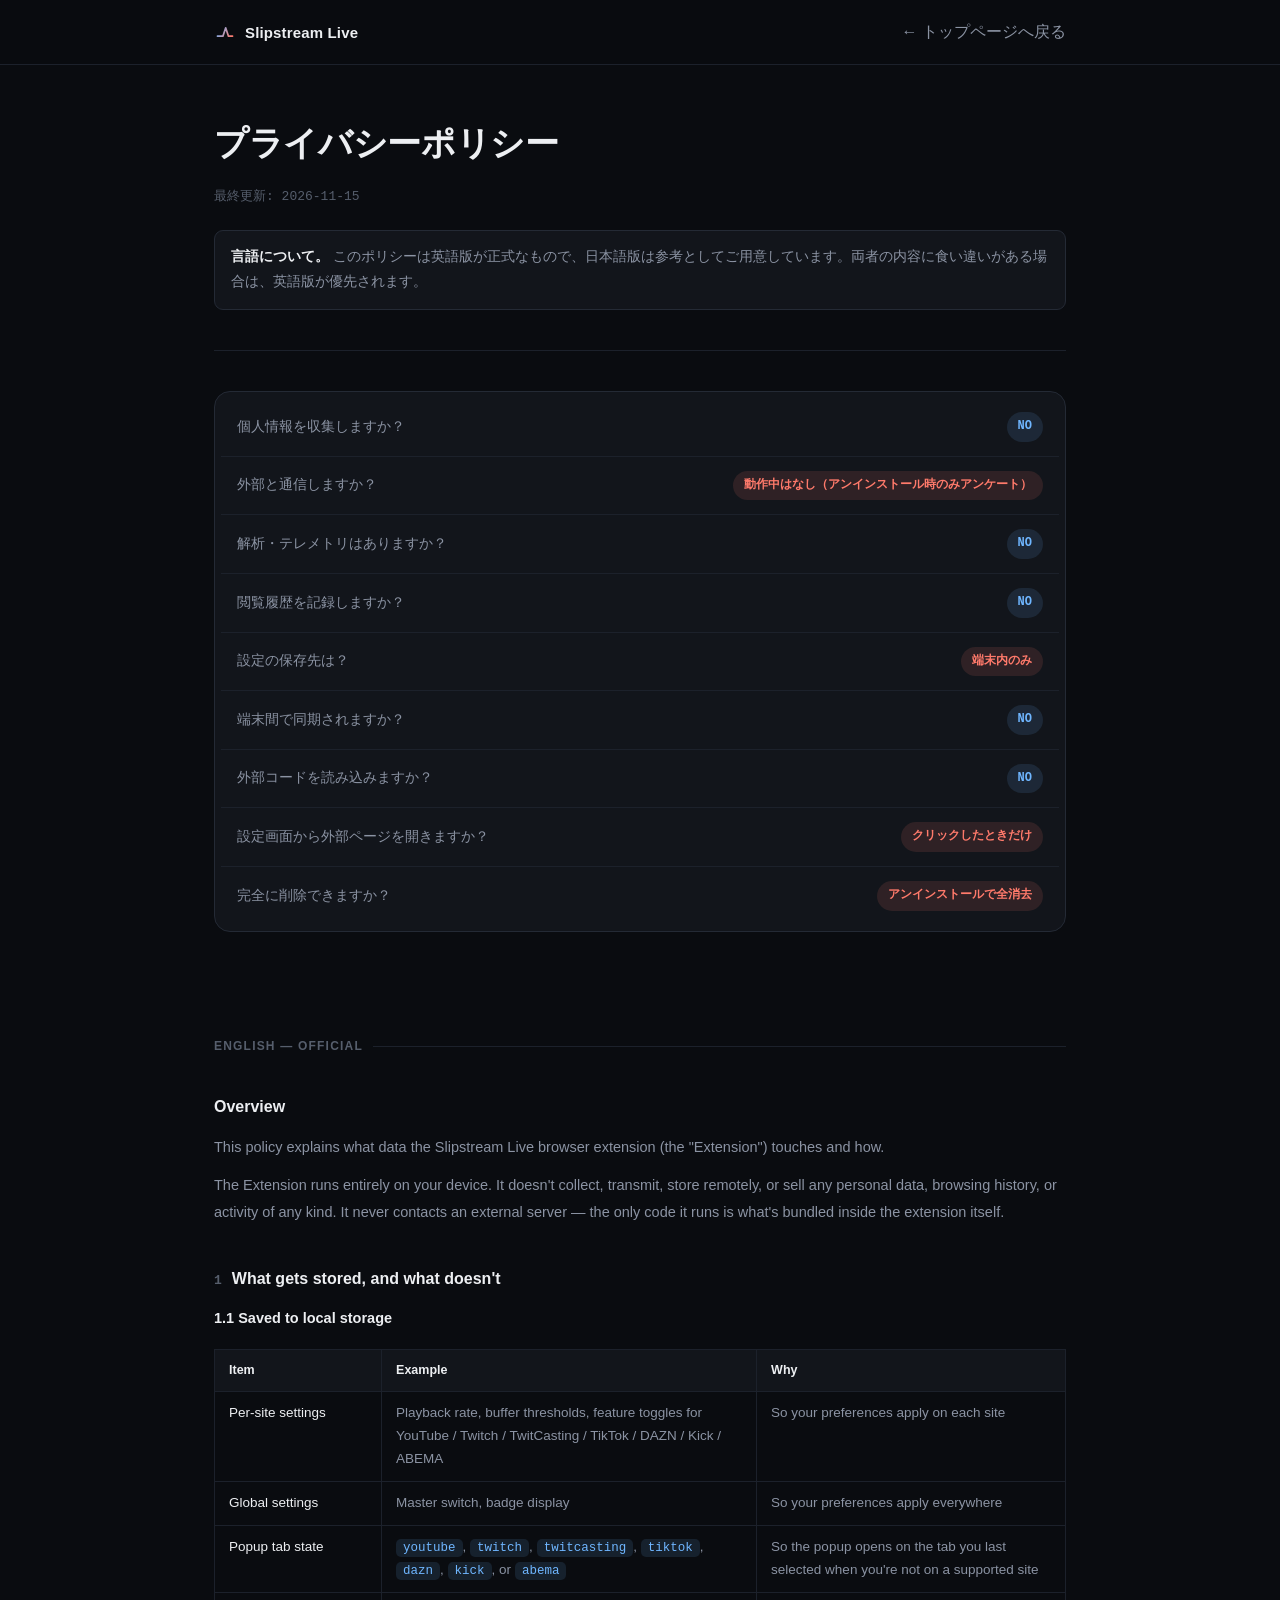
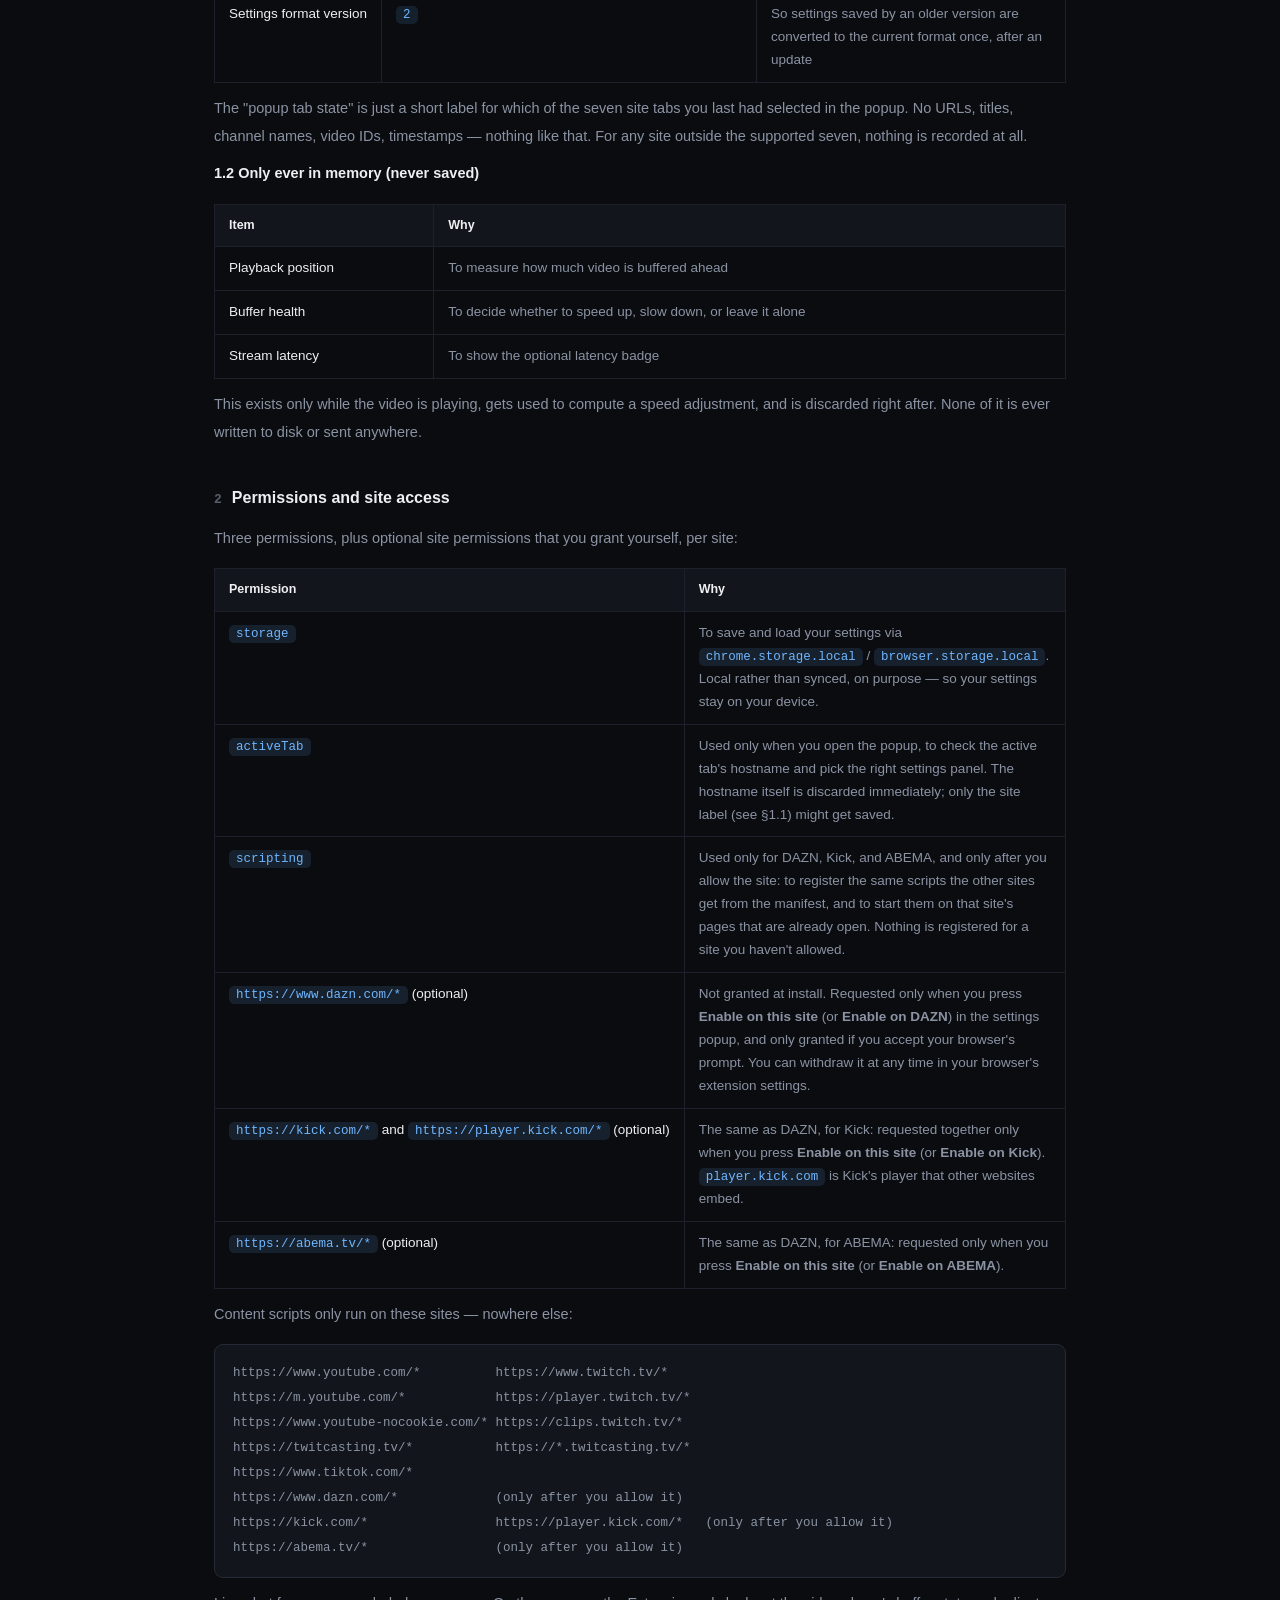
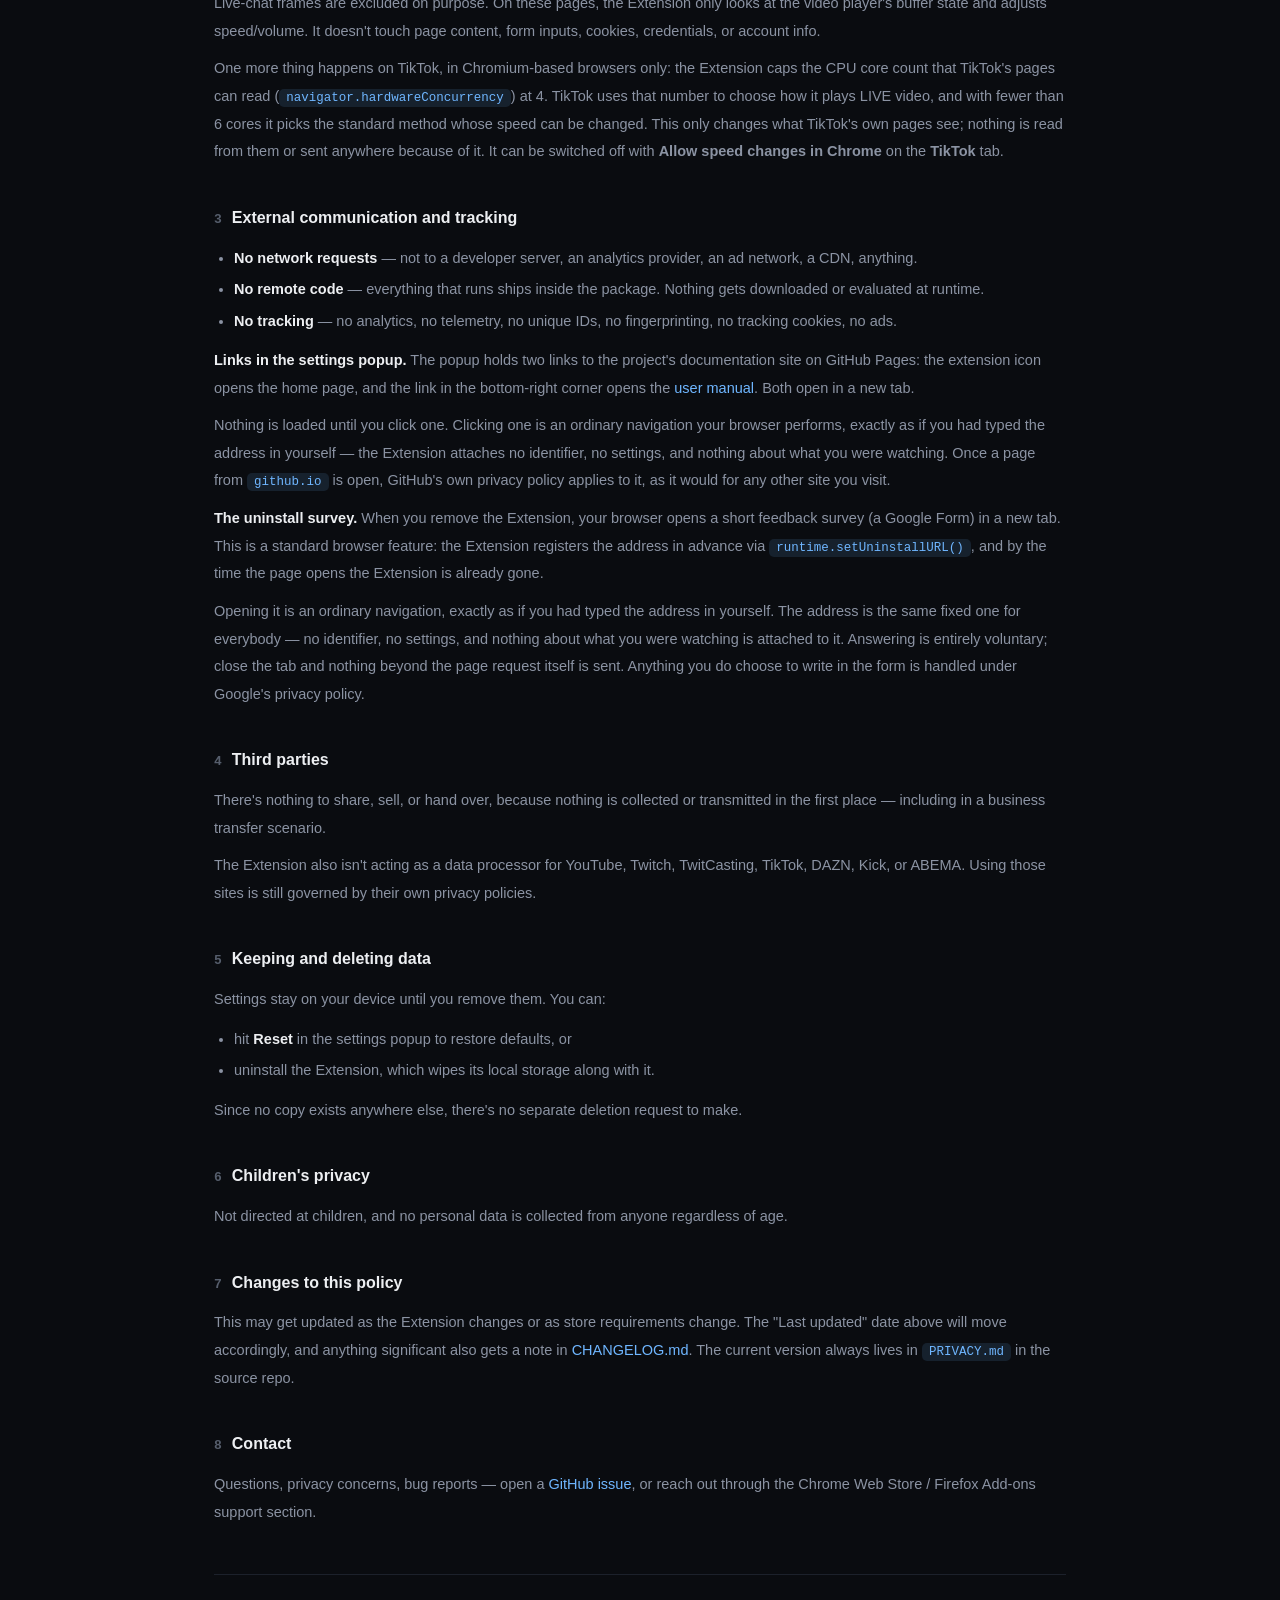
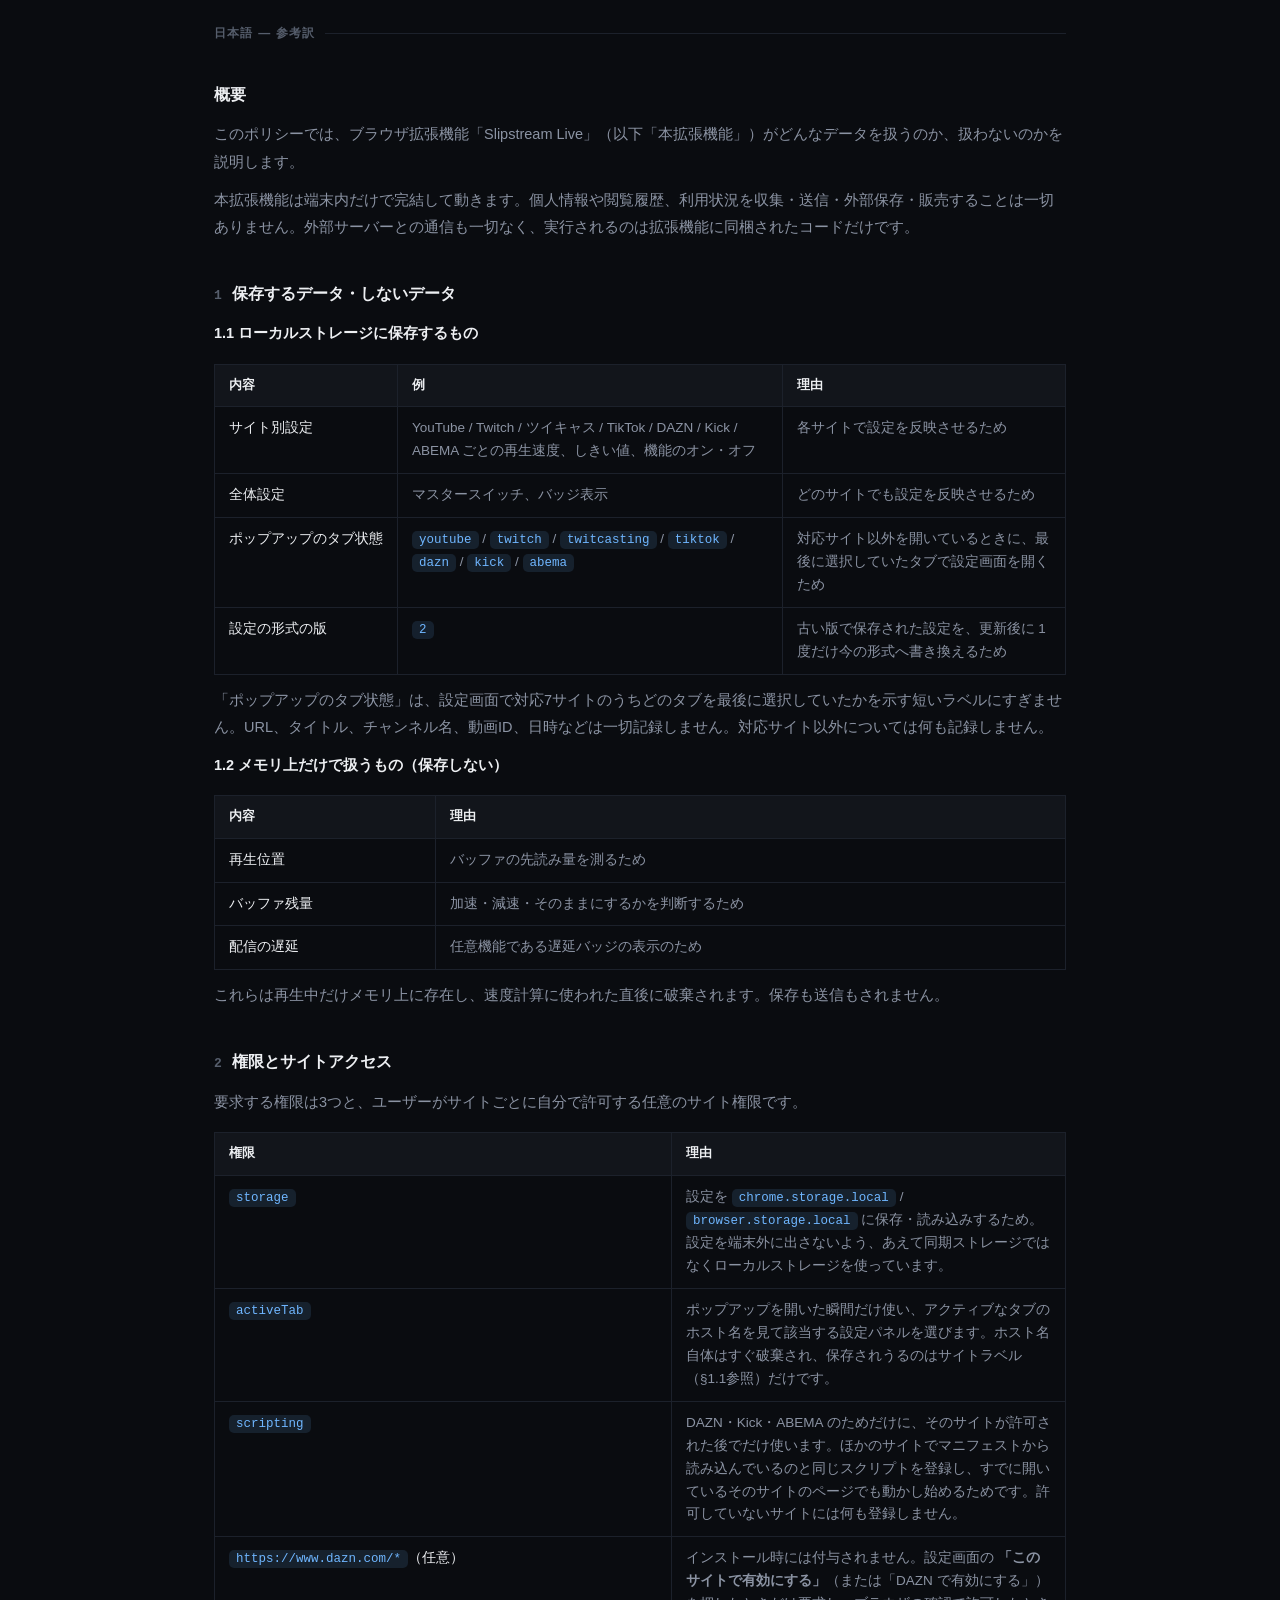
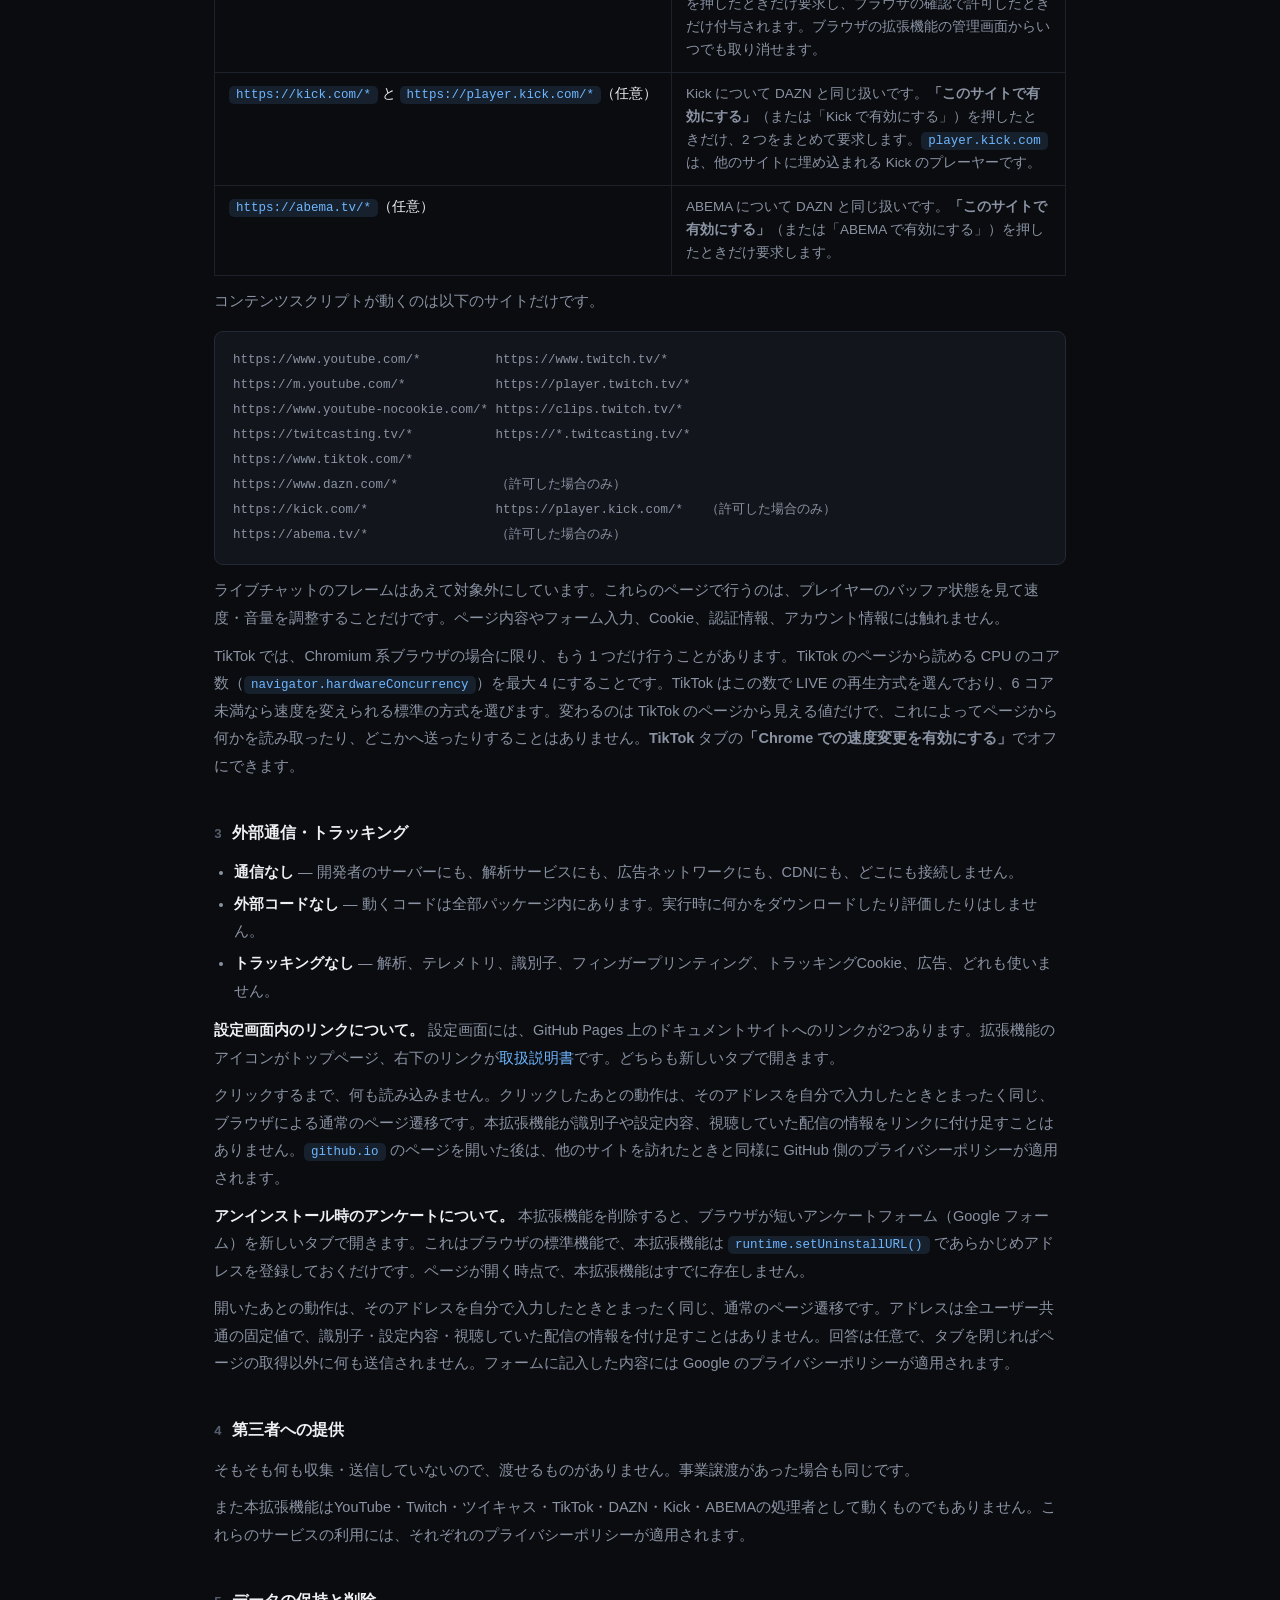
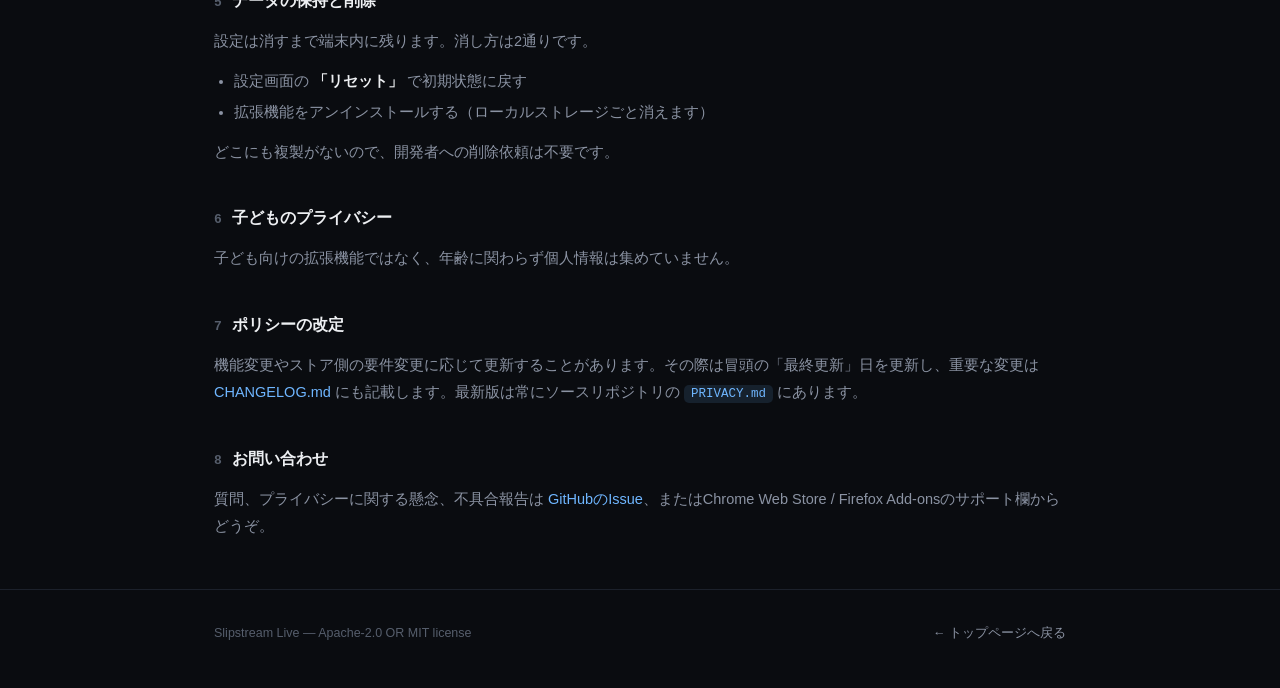
<file: docs/privacy-policy.html>
<!DOCTYPE html>
<html lang="ja">
<head>
<meta charset="UTF-8">
<meta name="viewport" content="width=device-width, initial-scale=1.0">
<title>プライバシーポリシー — Slipstream Live</title>
<meta name="description" content="Slipstream Live のプライバシーポリシー。個人情報の収集なし、外部通信なし、解析・テレメトリなし。要求する権限は storage・activeTab・scripting の3つと、許可したときだけ付く DAZN・Kick・ABEMA へのアクセスのみ。">
<link rel="icon" href="data:,">
<link rel="stylesheet" href="style.css">
</head>
<body class="page page-doc page-policy">

<header class="site-header">
    <div class="wrap header-inner">
        <a href="index.html" class="logo">
            <svg viewBox="0 0 32 32" fill="none" xmlns="http://www.w3.org/2000/svg" aria-hidden="true">
                <path d="M5 22 L13 22 L17 10 L21 22 L27 22" stroke="url(#g)" stroke-width="2.4" stroke-linecap="round" stroke-linejoin="round"/>
                <defs>
                    <linearGradient id="g" x1="5" y1="10" x2="27" y2="22" gradientUnits="userSpaceOnUse">
                        <stop stop-color="#6fb6ff"/><stop offset="1" stop-color="#ff7a6b"/>
                    </linearGradient>
                </defs>
            </svg>
            <span>Slipstream Live</span>
        </a>
        <a href="index.html" class="back-link">← トップページへ戻る</a>
    </div>
</header>

<main class="wrap">

    <div class="page-head">
        <h1>プライバシーポリシー</h1>
        <div class="page-meta">
            <span>最終更新: 2026-11-15</span>
        </div>
        <div class="lang-note">
            <strong>言語について。</strong>
            このポリシーは英語版が正式なもので、日本語版は参考としてご用意しています。両者の内容に食い違いがある場合は、英語版が優先されます。
        </div>
    </div>

    <div class="glance">
        <div class="glance-row"><span class="glance-q">個人情報を収集しますか？</span><span class="glance-a no">NO</span></div>
        <div class="glance-row"><span class="glance-q">外部と通信しますか？</span><span class="glance-a local">動作中はなし（アンインストール時のみアンケート）</span></div>
        <div class="glance-row"><span class="glance-q">解析・テレメトリはありますか？</span><span class="glance-a no">NO</span></div>
        <div class="glance-row"><span class="glance-q">閲覧履歴を記録しますか？</span><span class="glance-a no">NO</span></div>
        <div class="glance-row"><span class="glance-q">設定の保存先は？</span><span class="glance-a local">端末内のみ</span></div>
        <div class="glance-row"><span class="glance-q">端末間で同期されますか？</span><span class="glance-a no">NO</span></div>
        <div class="glance-row"><span class="glance-q">外部コードを読み込みますか？</span><span class="glance-a no">NO</span></div>
        <div class="glance-row"><span class="glance-q">設定画面から外部ページを開きますか？</span><span class="glance-a local">クリックしたときだけ</span></div>
        <div class="glance-row"><span class="glance-q">完全に削除できますか？</span><span class="glance-a local">アンインストールで全消去</span></div>
    </div>

    <!-- ================= ENGLISH (OFFICIAL) ================= -->
    <section class="policy-lang">
        <div class="lang-title">English — Official</div>

        <div class="policy-section">
            <h2>Overview</h2>
            <p>This policy explains what data the Slipstream Live browser extension (the "Extension") touches and how.</p>
            <p>The Extension runs entirely on your device. It doesn't collect, transmit, store remotely, or sell any personal data, browsing history, or activity of any kind. It never contacts an external server — the only code it runs is what's bundled inside the extension itself.</p>
        </div>

        <div class="policy-section">
            <h2><span class="num">1</span> What gets stored, and what doesn't</h2>
            <p><strong style="color:var(--ink)">1.1 Saved to local storage</strong></p>
            <table class="data-table">
                <tr><th>Item</th><th>Example</th><th>Why</th></tr>
                <tr><td>Per-site settings</td><td>Playback rate, buffer thresholds, feature toggles for YouTube / Twitch / TwitCasting / TikTok / DAZN / Kick / ABEMA</td><td>So your preferences apply on each site</td></tr>
                <tr><td>Global settings</td><td>Master switch, badge display</td><td>So your preferences apply everywhere</td></tr>
                <tr><td>Popup tab state</td><td><code>youtube</code>, <code>twitch</code>, <code>twitcasting</code>, <code>tiktok</code>, <code>dazn</code>, <code>kick</code>, or <code>abema</code></td><td>So the popup opens on the tab you last selected when you're not on a supported site</td></tr>
                <tr><td>Settings format version</td><td><code>2</code></td><td>So settings saved by an older version are converted to the current format once, after an update</td></tr>
            </table>
            <p>The "popup tab state" is just a short label for which of the seven site tabs you last had selected in the popup. No URLs, titles, channel names, video IDs, timestamps — nothing like that. For any site outside the supported seven, nothing is recorded at all.</p>
            <p><strong style="color:var(--ink)">1.2 Only ever in memory (never saved)</strong></p>
            <table class="data-table">
                <tr><th>Item</th><th>Why</th></tr>
                <tr><td>Playback position</td><td>To measure how much video is buffered ahead</td></tr>
                <tr><td>Buffer health</td><td>To decide whether to speed up, slow down, or leave it alone</td></tr>
                <tr><td>Stream latency</td><td>To show the optional latency badge</td></tr>
            </table>
            <p>This exists only while the video is playing, gets used to compute a speed adjustment, and is discarded right after. None of it is ever written to disk or sent anywhere.</p>
        </div>

        <div class="policy-section">
            <h2><span class="num">2</span> Permissions and site access</h2>
            <p>Three permissions, plus optional site permissions that you grant yourself, per site:</p>
            <table class="data-table">
                <tr><th>Permission</th><th>Why</th></tr>
                <tr><td><code>storage</code></td><td>To save and load your settings via <code>chrome.storage.local</code> / <code>browser.storage.local</code>. Local rather than synced, on purpose — so your settings stay on your device.</td></tr>
                <tr><td><code>activeTab</code></td><td>Used only when you open the popup, to check the active tab's hostname and pick the right settings panel. The hostname itself is discarded immediately; only the site label (see §1.1) might get saved.</td></tr>
                <tr><td><code>scripting</code></td><td>Used only for DAZN, Kick, and ABEMA, and only after you allow the site: to register the same scripts the other sites get from the manifest, and to start them on that site's pages that are already open. Nothing is registered for a site you haven't allowed.</td></tr>
                <tr><td><code>https://www.dazn.com/*</code> (optional)</td><td>Not granted at install. Requested only when you press <strong>Enable on this site</strong> (or <strong>Enable on DAZN</strong>) in the settings popup, and only granted if you accept your browser's prompt. You can withdraw it at any time in your browser's extension settings.</td></tr>
                <tr><td><code>https://kick.com/*</code> and <code>https://player.kick.com/*</code> (optional)</td><td>The same as DAZN, for Kick: requested together only when you press <strong>Enable on this site</strong> (or <strong>Enable on Kick</strong>). <code>player.kick.com</code> is Kick's player that other websites embed.</td></tr>
                <tr><td><code>https://abema.tv/*</code> (optional)</td><td>The same as DAZN, for ABEMA: requested only when you press <strong>Enable on this site</strong> (or <strong>Enable on ABEMA</strong>).</td></tr>
            </table>
            <p>Content scripts only run on these sites — nowhere else:</p>
            <div class="host-list">https://www.youtube.com/*          https://www.twitch.tv/*
https://m.youtube.com/*            https://player.twitch.tv/*
https://www.youtube-nocookie.com/* https://clips.twitch.tv/*
https://twitcasting.tv/*           https://*.twitcasting.tv/*
https://www.tiktok.com/*
https://www.dazn.com/*             (only after you allow it)
https://kick.com/*                 https://player.kick.com/*   (only after you allow it)
https://abema.tv/*                 (only after you allow it)</div>
            <p>Live-chat frames are excluded on purpose. On these pages, the Extension only looks at the video player's buffer state and adjusts speed/volume. It doesn't touch page content, form inputs, cookies, credentials, or account info.</p>
            <p>One more thing happens on TikTok, in Chromium-based browsers only: the Extension caps the CPU core count that TikTok's pages can read (<code>navigator.hardwareConcurrency</code>) at 4. TikTok uses that number to choose how it plays LIVE video, and with fewer than 6 cores it picks the standard method whose speed can be changed. This only changes what TikTok's own pages see; nothing is read from them or sent anywhere because of it. It can be switched off with <strong>Allow speed changes in Chrome</strong> on the <strong>TikTok</strong> tab.</p>
        </div>

        <div class="policy-section">
            <h2><span class="num">3</span> External communication and tracking</h2>
            <ul>
                <li><strong style="color:var(--ink)">No network requests</strong> — not to a developer server, an analytics provider, an ad network, a CDN, anything.</li>
                <li><strong style="color:var(--ink)">No remote code</strong> — everything that runs ships inside the package. Nothing gets downloaded or evaluated at runtime.</li>
                <li><strong style="color:var(--ink)">No tracking</strong> — no analytics, no telemetry, no unique IDs, no fingerprinting, no tracking cookies, no ads.</li>
            </ul>
            <p><strong style="color:var(--ink)">Links in the settings popup.</strong> The popup holds two links to the project's documentation site on GitHub Pages: the extension icon opens the home page, and the link in the bottom-right corner opens the <a href="manual.html">user manual</a>. Both open in a new tab.</p>
            <p>Nothing is loaded until you click one. Clicking one is an ordinary navigation your browser performs, exactly as if you had typed the address in yourself — the Extension attaches no identifier, no settings, and nothing about what you were watching. Once a page from <code>github.io</code> is open, GitHub's own privacy policy applies to it, as it would for any other site you visit.</p>
            <p><strong style="color:var(--ink)">The uninstall survey.</strong> When you remove the Extension, your browser opens a short feedback survey (a Google Form) in a new tab. This is a standard browser feature: the Extension registers the address in advance via <code>runtime.setUninstallURL()</code>, and by the time the page opens the Extension is already gone.</p>
            <p>Opening it is an ordinary navigation, exactly as if you had typed the address in yourself. The address is the same fixed one for everybody — no identifier, no settings, and nothing about what you were watching is attached to it. Answering is entirely voluntary; close the tab and nothing beyond the page request itself is sent. Anything you do choose to write in the form is handled under Google's privacy policy.</p>
        </div>

        <div class="policy-section">
            <h2><span class="num">4</span> Third parties</h2>
            <p>There's nothing to share, sell, or hand over, because nothing is collected or transmitted in the first place — including in a business transfer scenario.</p>
            <p>The Extension also isn't acting as a data processor for YouTube, Twitch, TwitCasting, TikTok, DAZN, Kick, or ABEMA. Using those sites is still governed by their own privacy policies.</p>
        </div>

        <div class="policy-section">
            <h2><span class="num">5</span> Keeping and deleting data</h2>
            <p>Settings stay on your device until you remove them. You can:</p>
            <ul>
                <li>hit <strong style="color:var(--ink)">Reset</strong> in the settings popup to restore defaults, or</li>
                <li>uninstall the Extension, which wipes its local storage along with it.</li>
            </ul>
            <p>Since no copy exists anywhere else, there's no separate deletion request to make.</p>
        </div>

        <div class="policy-section">
            <h2><span class="num">6</span> Children's privacy</h2>
            <p>Not directed at children, and no personal data is collected from anyone regardless of age.</p>
        </div>

        <div class="policy-section">
            <h2><span class="num">7</span> Changes to this policy</h2>
            <p>This may get updated as the Extension changes or as store requirements change. The "Last updated" date above will move accordingly, and anything significant also gets a note in <a href="https://github.com/Tail4126/SlipstreamLive/blob/main/CHANGELOG.md" target="_blank" rel="noopener">CHANGELOG.md</a>. The current version always lives in <code>PRIVACY.md</code> in the source repo.</p>
        </div>

        <div class="policy-section">
            <h2><span class="num">8</span> Contact</h2>
            <p>Questions, privacy concerns, bug reports — open a <a href="https://github.com/Tail4126/SlipstreamLive/issues" target="_blank" rel="noopener">GitHub issue</a>, or reach out through the Chrome Web Store / Firefox Add-ons support section.</p>
        </div>
    </section>

    <!-- ================= JAPANESE (REFERENCE) ================= -->
    <section class="policy-lang">
        <div class="lang-title">日本語 — 参考訳</div>

        <div class="policy-section">
            <h2>概要</h2>
            <p>このポリシーでは、ブラウザ拡張機能「Slipstream Live」（以下「本拡張機能」）がどんなデータを扱うのか、扱わないのかを説明します。</p>
            <p>本拡張機能は端末内だけで完結して動きます。個人情報や閲覧履歴、利用状況を収集・送信・外部保存・販売することは一切ありません。外部サーバーとの通信も一切なく、実行されるのは拡張機能に同梱されたコードだけです。</p>
        </div>

        <div class="policy-section">
            <h2><span class="num">1</span> 保存するデータ・しないデータ</h2>
            <p><strong style="color:var(--ink)">1.1 ローカルストレージに保存するもの</strong></p>
            <table class="data-table">
                <tr><th>内容</th><th>例</th><th>理由</th></tr>
                <tr><td>サイト別設定</td><td>YouTube / Twitch / ツイキャス / TikTok / DAZN / Kick / ABEMA ごとの再生速度、しきい値、機能のオン・オフ</td><td>各サイトで設定を反映させるため</td></tr>
                <tr><td>全体設定</td><td>マスタースイッチ、バッジ表示</td><td>どのサイトでも設定を反映させるため</td></tr>
                <tr><td>ポップアップのタブ状態</td><td><code>youtube</code> / <code>twitch</code> / <code>twitcasting</code> / <code>tiktok</code> / <code>dazn</code> / <code>kick</code> / <code>abema</code></td><td>対応サイト以外を開いているときに、最後に選択していたタブで設定画面を開くため</td></tr>
                <tr><td>設定の形式の版</td><td><code>2</code></td><td>古い版で保存された設定を、更新後に 1 度だけ今の形式へ書き換えるため</td></tr>
            </table>
            <p>「ポップアップのタブ状態」は、設定画面で対応7サイトのうちどのタブを最後に選択していたかを示す短いラベルにすぎません。URL、タイトル、チャンネル名、動画ID、日時などは一切記録しません。対応サイト以外については何も記録しません。</p>
            <p><strong style="color:var(--ink)">1.2 メモリ上だけで扱うもの（保存しない）</strong></p>
            <table class="data-table">
                <tr><th>内容</th><th>理由</th></tr>
                <tr><td>再生位置</td><td>バッファの先読み量を測るため</td></tr>
                <tr><td>バッファ残量</td><td>加速・減速・そのままにするかを判断するため</td></tr>
                <tr><td>配信の遅延</td><td>任意機能である遅延バッジの表示のため</td></tr>
            </table>
            <p>これらは再生中だけメモリ上に存在し、速度計算に使われた直後に破棄されます。保存も送信もされません。</p>
        </div>

        <div class="policy-section">
            <h2><span class="num">2</span> 権限とサイトアクセス</h2>
            <p>要求する権限は3つと、ユーザーがサイトごとに自分で許可する任意のサイト権限です。</p>
            <table class="data-table">
                <tr><th>権限</th><th>理由</th></tr>
                <tr><td><code>storage</code></td><td>設定を <code>chrome.storage.local</code> / <code>browser.storage.local</code> に保存・読み込みするため。設定を端末外に出さないよう、あえて同期ストレージではなくローカルストレージを使っています。</td></tr>
                <tr><td><code>activeTab</code></td><td>ポップアップを開いた瞬間だけ使い、アクティブなタブのホスト名を見て該当する設定パネルを選びます。ホスト名自体はすぐ破棄され、保存されうるのはサイトラベル（§1.1参照）だけです。</td></tr>
                <tr><td><code>scripting</code></td><td>DAZN・Kick・ABEMA のためだけに、そのサイトが許可された後でだけ使います。ほかのサイトでマニフェストから読み込んでいるのと同じスクリプトを登録し、すでに開いているそのサイトのページでも動かし始めるためです。許可していないサイトには何も登録しません。</td></tr>
                <tr><td><code>https://www.dazn.com/*</code>（任意）</td><td>インストール時には付与されません。設定画面の <strong>「このサイトで有効にする」</strong>（または「DAZN で有効にする」）を押したときだけ要求し、ブラウザの確認で許可したときだけ付与されます。ブラウザの拡張機能の管理画面からいつでも取り消せます。</td></tr>
                <tr><td><code>https://kick.com/*</code> と <code>https://player.kick.com/*</code>（任意）</td><td>Kick について DAZN と同じ扱いです。<strong>「このサイトで有効にする」</strong>（または「Kick で有効にする」）を押したときだけ、2 つをまとめて要求します。<code>player.kick.com</code> は、他のサイトに埋め込まれる Kick のプレーヤーです。</td></tr>
                <tr><td><code>https://abema.tv/*</code>（任意）</td><td>ABEMA について DAZN と同じ扱いです。<strong>「このサイトで有効にする」</strong>（または「ABEMA で有効にする」）を押したときだけ要求します。</td></tr>
            </table>
            <p>コンテンツスクリプトが動くのは以下のサイトだけです。</p>
            <div class="host-list">https://www.youtube.com/*          https://www.twitch.tv/*
https://m.youtube.com/*            https://player.twitch.tv/*
https://www.youtube-nocookie.com/* https://clips.twitch.tv/*
https://twitcasting.tv/*           https://*.twitcasting.tv/*
https://www.tiktok.com/*
https://www.dazn.com/*             （許可した場合のみ）
https://kick.com/*                 https://player.kick.com/*   （許可した場合のみ）
https://abema.tv/*                 （許可した場合のみ）</div>
            <p>ライブチャットのフレームはあえて対象外にしています。これらのページで行うのは、プレイヤーのバッファ状態を見て速度・音量を調整することだけです。ページ内容やフォーム入力、Cookie、認証情報、アカウント情報には触れません。</p>
            <p>TikTok では、Chromium 系ブラウザの場合に限り、もう 1 つだけ行うことがあります。TikTok のページから読める CPU のコア数（<code>navigator.hardwareConcurrency</code>）を最大 4 にすることです。TikTok はこの数で LIVE の再生方式を選んでおり、6 コア未満なら速度を変えられる標準の方式を選びます。変わるのは TikTok のページから見える値だけで、これによってページから何かを読み取ったり、どこかへ送ったりすることはありません。<strong>TikTok</strong> タブの<strong>「Chrome での速度変更を有効にする」</strong>でオフにできます。</p>
        </div>

        <div class="policy-section">
            <h2><span class="num">3</span> 外部通信・トラッキング</h2>
            <ul>
                <li><strong style="color:var(--ink)">通信なし</strong> — 開発者のサーバーにも、解析サービスにも、広告ネットワークにも、CDNにも、どこにも接続しません。</li>
                <li><strong style="color:var(--ink)">外部コードなし</strong> — 動くコードは全部パッケージ内にあります。実行時に何かをダウンロードしたり評価したりはしません。</li>
                <li><strong style="color:var(--ink)">トラッキングなし</strong> — 解析、テレメトリ、識別子、フィンガープリンティング、トラッキングCookie、広告、どれも使いません。</li>
            </ul>
            <p><strong style="color:var(--ink)">設定画面内のリンクについて。</strong> 設定画面には、GitHub Pages 上のドキュメントサイトへのリンクが2つあります。拡張機能のアイコンがトップページ、右下のリンクが<a href="manual.ja.html">取扱説明書</a>です。どちらも新しいタブで開きます。</p>
            <p>クリックするまで、何も読み込みません。クリックしたあとの動作は、そのアドレスを自分で入力したときとまったく同じ、ブラウザによる通常のページ遷移です。本拡張機能が識別子や設定内容、視聴していた配信の情報をリンクに付け足すことはありません。<code>github.io</code> のページを開いた後は、他のサイトを訪れたときと同様に GitHub 側のプライバシーポリシーが適用されます。</p>
            <p><strong style="color:var(--ink)">アンインストール時のアンケートについて。</strong> 本拡張機能を削除すると、ブラウザが短いアンケートフォーム（Google フォーム）を新しいタブで開きます。これはブラウザの標準機能で、本拡張機能は <code>runtime.setUninstallURL()</code> であらかじめアドレスを登録しておくだけです。ページが開く時点で、本拡張機能はすでに存在しません。</p>
            <p>開いたあとの動作は、そのアドレスを自分で入力したときとまったく同じ、通常のページ遷移です。アドレスは全ユーザー共通の固定値で、識別子・設定内容・視聴していた配信の情報を付け足すことはありません。回答は任意で、タブを閉じればページの取得以外に何も送信されません。フォームに記入した内容には Google のプライバシーポリシーが適用されます。</p>
        </div>

        <div class="policy-section">
            <h2><span class="num">4</span> 第三者への提供</h2>
            <p>そもそも何も収集・送信していないので、渡せるものがありません。事業譲渡があった場合も同じです。</p>
            <p>また本拡張機能はYouTube・Twitch・ツイキャス・TikTok・DAZN・Kick・ABEMAの処理者として動くものでもありません。これらのサービスの利用には、それぞれのプライバシーポリシーが適用されます。</p>
        </div>

        <div class="policy-section">
            <h2><span class="num">5</span> データの保持と削除</h2>
            <p>設定は消すまで端末内に残ります。消し方は2通りです。</p>
            <ul>
                <li>設定画面の <strong style="color:var(--ink)">「リセット」</strong> で初期状態に戻す</li>
                <li>拡張機能をアンインストールする（ローカルストレージごと消えます）</li>
            </ul>
            <p>どこにも複製がないので、開発者への削除依頼は不要です。</p>
        </div>

        <div class="policy-section">
            <h2><span class="num">6</span> 子どものプライバシー</h2>
            <p>子ども向けの拡張機能ではなく、年齢に関わらず個人情報は集めていません。</p>
        </div>

        <div class="policy-section">
            <h2><span class="num">7</span> ポリシーの改定</h2>
            <p>機能変更やストア側の要件変更に応じて更新することがあります。その際は冒頭の「最終更新」日を更新し、重要な変更は <a href="https://github.com/Tail4126/SlipstreamLive/blob/main/CHANGELOG.md" target="_blank" rel="noopener">CHANGELOG.md</a> にも記載します。最新版は常にソースリポジトリの <code>PRIVACY.md</code> にあります。</p>
        </div>

        <div class="policy-section">
            <h2><span class="num">8</span> お問い合わせ</h2>
            <p>質問、プライバシーに関する懸念、不具合報告は <a href="https://github.com/Tail4126/SlipstreamLive/issues" target="_blank" rel="noopener">GitHubのIssue</a>、またはChrome Web Store / Firefox Add-onsのサポート欄からどうぞ。</p>
        </div>
    </section>

</main>

<footer class="site-footer">
    <div class="wrap footer-inner">
        <span>Slipstream Live — Apache-2.0 OR MIT license</span>
        <a href="index.html">← トップページへ戻る</a>
    </div>
</footer>

</body>
</html>
</file>
<file: docs/style.css>
/* SPDX-License-Identifier: Apache-2.0 OR MIT */
/* ================================================================================================
      style.css — GitHub Pages（docs/）の共通スタイルシート
      ------------------------------------------------------------------------------------------------
      対象ページ:
          index.html          … トップページ            <body class="page page-home">
          manual.html         … 取扱説明書（英語）      <body class="page page-doc page-manual">
          manual.ja.html      … 取扱説明書（日本語）    <body class="page page-doc page-manual">
          privacy-policy.html … プライバシーポリシー    <body class="page page-doc page-policy">

      構成:
          1. トークン         … 色・角丸・書体・本文幅。ページ幅だけ page クラスで上書きする
          2. リセットと素地   … 全ページ共通の下敷き
          3. 共通パーツ       … ヘッダー / ボタン / 表 / 図版 / コード / 注記 / フッター
          4. ページ固有       … .page-home / .page-doc 配下だけで使うもの
          5. レスポンシブ

      ページ固有のセレクタには必ず .page-home か .page-doc を前置する。
      前置しないものは「4ページすべてで同じ見た目になる」という約束を表す。
      ================================================================================================ */

/* ================================================================================================
      1. トークン
      ================================================================================================ */

:root{
    --base:#0a0c10;
    --surface:#12151b;
    --surface-2:#1a1f28;
    --border:#242a35;
    --border-soft:#1c212b;
    --ink:#edeff2;
    --ink-muted:#8b93a3;
    --ink-faint:#565e6c;
    --speedup:#ff7a6b;
    --speedup-soft:rgba(255,122,107,.12);
    --floor:#6fb6ff;
    --floor-soft:rgba(111,182,255,.12);
    --radius:16px;
    --radius-sm:9px;

    /* 既定は読み物の幅。トップページだけ下で広げる */
    --container:900px;

    --font-ui:-apple-system,BlinkMacSystemFont,"Hiragino Kaku Gothic ProN","Hiragino Sans","Yu Gothic UI","Yu Gothic","Segoe UI",Meiryo,sans-serif;
    --font-mono:ui-monospace,"SF Mono","Cascadia Mono","Roboto Mono","Consolas",monospace;
}

.page-home{--container:1120px;}

/* ================================================================================================
      2. リセットと素地
      ================================================================================================ */

*,*::before,*::after{box-sizing:border-box;}
html{scroll-behavior:smooth;}

body{
    margin:0;
    background:var(--base);
    color:var(--ink);
    font-family:var(--font-ui);
    line-height:1.8;
    -webkit-font-smoothing:antialiased;
    text-rendering:optimizeLegibility;
}

img,svg{display:block;max-width:100%;}

/* 見出しと段落の既定マージンは持たせず、必要な場所で明示的に付ける。
      h4 / h5 はトップページ側がブラウザ既定のマージンに依存しているため、ここでは触らない */
h1,h2,h3,p{margin:0;}

a{color:var(--floor);text-decoration:none;}
a:hover{text-decoration:underline;}

button{font:inherit;color:inherit;background:none;border:none;cursor:pointer;}

:focus-visible{
    outline:2px solid var(--floor);
    outline-offset:3px;
    border-radius:4px;
}

.wrap{
    width:100%;
    max-width:var(--container);
    margin:0 auto;
    padding:0 24px;
}

/* 背景の淡い光。長いドキュメントでは位置が破綻するのでトップページだけに使う */
.page-home{
    background-image:
        radial-gradient(ellipse 900px 500px at 82% -8%, rgba(255,122,107,.10), transparent 60%),
        radial-gradient(ellipse 700px 500px at -10% 15%, rgba(111,182,255,.08), transparent 60%);
    background-repeat:no-repeat;
}

/* ================================================================================================
      3. 共通パーツ
      ================================================================================================ */

/* ---------- header ---------- */
.site-header{
    position:sticky;
    top:0;
    z-index:40;
    background:rgba(10,12,16,.84);
    backdrop-filter:blur(10px);
    border-bottom:1px solid var(--border-soft);
}
.header-inner{
    display:flex;
    align-items:center;
    justify-content:space-between;
    gap:20px;
    height:64px;
}
.logo{
    display:flex;
    align-items:center;
    gap:9px;
    color:var(--ink);
    font-weight:700;
    font-size:15px;
    letter-spacing:.01em;
    flex-shrink:0;
}
.logo:hover{text-decoration:none;}
.logo svg{width:22px;height:22px;flex-shrink:0;}

.site-nav{
    display:flex;
    gap:28px;
    flex:1;
    justify-content:center;
}
.site-nav a{
    font-size:14px;
    color:var(--ink-muted);
    transition:color .15s ease;
    white-space:nowrap;
}
.site-nav a:hover{color:var(--ink);text-decoration:none;}

/* ドキュメント側のヘッダー右手（戻るリンクと言語切り替え） */
.header-right{
    display:flex;
    align-items:center;
    gap:18px;
    font-size:13.5px;
}
.back-link{
    display:flex;
    align-items:center;
    gap:6px;
    color:var(--ink-muted);
    white-space:nowrap;
}
.back-link:hover{color:var(--ink);text-decoration:none;}
.lang-switch{
    display:inline-flex;
    align-items:center;
    gap:8px;
    padding:5px 12px;
    border:1px solid var(--border);
    border-radius:999px;
    color:var(--ink-muted);
    font-size:12.5px;
    white-space:nowrap;
}
.lang-switch:hover{color:var(--ink);border-color:var(--ink-faint);text-decoration:none;}

/* ---------- buttons ---------- */
.btn{
    display:inline-flex;
    align-items:center;
    gap:8px;
    padding:10px 18px;
    border-radius:999px;
    font-size:14px;
    font-weight:600;
    white-space:nowrap;
    transition:transform .15s ease, background .15s ease, border-color .15s ease;
}
.btn:hover{text-decoration:none;}
.btn:active{transform:scale(.97);}
.btn-primary{
    background:var(--ink);
    color:var(--base);
}
.btn-primary:hover{background:#fff;}
.btn-ghost{
    background:transparent;
    border:1px solid var(--border);
    color:var(--ink);
}
.btn-ghost:hover{border-color:var(--ink-muted);}
.btn-sm{padding:8px 14px;font-size:13px;}

/* ---------- inline code ---------- */
code{
    font-family:var(--font-mono);
    font-size:12.5px;
    color:var(--floor);
    background:var(--floor-soft);
    padding:2px 7px;
    border-radius:5px;
}

.code-block,.host-list{
    margin-top:16px;
    padding:16px 18px;
    background:var(--surface);
    border:1px solid var(--border);
    border-radius:var(--radius-sm);
    font-family:var(--font-mono);
    font-size:12.5px;
    color:var(--ink-muted);
    line-height:1.9;
    overflow-x:auto;
    white-space:pre;
}
.host-list{line-height:2;}

/* ---------- tables ---------- */
.table-scroll{
    margin-top:18px;
    overflow-x:auto;
}
table{
    width:100%;
    border-collapse:collapse;
    font-size:13.5px;
}
.data-table{margin-top:16px;}
th,td{
    text-align:left;
    padding:10px 14px;
    border:1px solid var(--border-soft);
    color:var(--ink-muted);
    line-height:1.7;
    vertical-align:top;
}
th{
    background:var(--surface);
    color:var(--ink);
    font-weight:700;
    font-size:12.5px;
    white-space:nowrap;
}
td:first-child{color:var(--ink);}
.data-table td:first-child,table.compact td:first-child{white-space:nowrap;}
td.num,th.num{text-align:center;white-space:nowrap;}

/* ---------- figures ---------- */
figure{
    margin:26px 0 0;
    padding:0;
}
figure img{
    border:1px solid var(--border);
    border-radius:var(--radius-sm);
    background:var(--surface);
}
.fig-wide img{width:100%;height:auto;}
.fig-crop img{width:auto;image-rendering:-webkit-optimize-contrast;}
figcaption{
    margin-top:11px;
    font-size:12.5px;
    color:var(--ink-faint);
    line-height:1.8;
}
figcaption b{
    color:var(--ink-muted);
    font-family:var(--font-mono);
    font-weight:600;
    margin-right:6px;
}

/* ---------- callouts ---------- */
.note{
    margin-top:18px;
    padding:14px 18px;
    background:var(--surface);
    border:1px solid var(--border);
    border-left:3px solid var(--floor);
    border-radius:var(--radius-sm);
    font-size:13.5px;
    color:var(--ink-muted);
    line-height:1.9;
}
.note p{margin-top:0;font-size:13.5px;}
.note p+p{margin-top:10px;}
.note.warn{border-left-color:var(--speedup);}

/* ---------- mode swatches（バッジ色の見本） ---------- */
.dot{
    display:inline-block;
    width:9px;
    height:9px;
    border-radius:50%;
    margin-right:8px;
    vertical-align:middle;
}
.dot.floor{background:#83c1ff;}
.dot.speedup{background:#ff8983;}
.dot.normal{background:#eee;}

/* ---------- footer ---------- */
.site-footer{
    border-top:1px solid var(--border-soft);
    padding:32px 0 48px;
}
.footer-inner{
    display:flex;
    justify-content:space-between;
    align-items:center;
    flex-wrap:wrap;
    gap:12px;
    font-size:12.5px;
    color:var(--ink-faint);
}
.footer-inner a{color:var(--ink-muted);}

/* ================================================================================================
      4a. トップページ固有
      ================================================================================================ */

.page-home .site-footer{padding:56px 0 40px;}

/* 詳細度は元のまま bare にしておく。.hero / .doc-section / .policy-lang（いずれも 0,1,0）が
      これを上書きできる必要があるため、.page-home を前置してはいけない */
section{padding:88px 0;}
.page-home .section-border{border-top:1px solid var(--border-soft);}
.page-home .section-head{
    max-width:700px;
    margin:0 auto 52px;
    text-align:center;
}
.page-home .section-eyebrow{
    display:block;
    font-size:12px;
    font-weight:700;
    letter-spacing:.1em;
    text-transform:uppercase;
    color:var(--ink-faint);
    margin-bottom:12px;
}
.page-home .section-head h2{
    font-size:clamp(24px,3vw,32px);
    font-weight:800;
    letter-spacing:-.01em;
    line-height:1.5;
}
.page-home .section-head p{
    margin-top:14px;
    color:var(--ink-muted);
    font-size:15.5px;
    line-height:1.85;
}

/* ---------- header banner image ---------- */
.hero-banner{padding:28px 0 0;}
.hero-banner img{
    width:100%;
    height:auto;
    aspect-ratio:2/1;
    object-fit:cover;
    border-radius:var(--radius);
    border:1px solid var(--border);
    background:var(--surface);
}

/* ---------- hero ---------- */
.hero{padding:76px 0 96px;}
.hero-inner{
    display:grid;
    grid-template-columns:1.05fr .95fr;
    gap:56px;
    align-items:center;
}
.eyebrow{
    display:inline-block;
    font-size:12.5px;
    font-weight:700;
    letter-spacing:.09em;
    color:var(--speedup);
    text-transform:uppercase;
    margin-bottom:18px;
}
.hero h1{
    font-size:clamp(32px,4.4vw,46px);
    font-weight:800;
    line-height:1.32;
    letter-spacing:-.01em;
}
.hero .lead{
    margin-top:22px;
    font-size:16.5px;
    color:var(--ink-muted);
    max-width:46ch;
    line-height:1.85;
}
.hero-actions{
    display:flex;
    gap:12px;
    margin-top:32px;
    flex-wrap:wrap;
}

/* ---------- gauge（signature visual） ---------- */
.gauge{
    background:var(--surface);
    border:1px solid var(--border);
    border-radius:var(--radius);
    padding:22px 22px 18px;
    box-shadow:0 30px 60px -25px rgba(0,0,0,.6);
}
.gauge-top{
    display:flex;
    align-items:center;
    justify-content:space-between;
    margin-bottom:14px;
}
.gauge-mode-wrap{
    display:flex;
    align-items:center;
    gap:9px;
}
.gauge-dot{
    width:9px;height:9px;border-radius:50%;
    background:var(--ink-muted);
    transition:background .3s ease, box-shadow .3s ease;
    flex-shrink:0;
}
.gauge-mode{
    font-family:var(--font-mono);
    font-size:12.5px;
    font-weight:600;
    letter-spacing:.06em;
    color:var(--ink-muted);
    transition:color .3s ease;
}
.gauge-rate{
    font-family:var(--font-mono);
    font-size:22px;
    font-weight:600;
    color:var(--ink);
    transition:color .3s ease;
    font-variant-numeric:tabular-nums;
}
.gauge-wave-box{
    border-top:1px solid var(--border-soft);
    border-bottom:1px solid var(--border-soft);
    padding:14px 0;
    margin:4px 0 14px;
}
.gauge-wave{width:100%;height:104px;overflow:visible;}
.gauge-bottom{
    display:flex;
    justify-content:space-between;
    font-size:12.5px;
    color:var(--ink-faint);
}
.gauge-bottom b{
    font-family:var(--font-mono);
    color:var(--ink-muted);
    font-weight:600;
    font-variant-numeric:tabular-nums;
}
.gauge-caption{
    margin-top:14px;
    font-size:12px;
    color:var(--ink-faint);
    text-align:center;
}

/* ---------- problem ---------- */
.problem-inner{
    display:grid;
    grid-template-columns:1fr 1fr;
    gap:56px;
    align-items:center;
}
.problem h2{
    font-size:clamp(22px,2.8vw,28px);
    font-weight:800;
    line-height:1.6;
    letter-spacing:-.005em;
}
.problem p{
    margin-top:20px;
    color:var(--ink-muted);
    font-size:15.5px;
    line-height:1.9;
}
.problem p+p{margin-top:14px;}
.problem strong{color:var(--ink);font-weight:700;}

.gap-diagram{
    background:var(--surface);
    border:1px solid var(--border);
    border-radius:var(--radius);
    padding:28px;
}
.gap-row{
    display:flex;
    align-items:center;
    gap:14px;
    margin-bottom:22px;
}
.gap-row:last-child{margin-bottom:0;}
.gap-label{
    width:64px;
    flex-shrink:0;
    font-size:12.5px;
    color:var(--ink-faint);
}
.gap-track{
    flex:1;
    height:8px;
    border-radius:99px;
    background:var(--border-soft);
    position:relative;
    overflow:hidden;
}
.gap-fill{
    position:absolute;
    top:0;left:0;bottom:0;
    border-radius:99px;
}
.gap-track.now .gap-fill{width:100%;background:linear-gradient(90deg,var(--floor),var(--speedup));}
.gap-track.you .gap-fill{width:78%;background:var(--ink-muted);}
.gap-note{
    margin-top:18px;
    padding-top:18px;
    border-top:1px solid var(--border-soft);
    font-size:13px;
    color:var(--ink-faint);
    display:flex;
    justify-content:space-between;
    align-items:baseline;
}
.gap-note b{
    font-family:var(--font-mono);
    color:var(--speedup);
    font-size:15px;
}

/* ---------- modes ---------- */
.modes-grid{
    display:grid;
    grid-template-columns:repeat(3,1fr);
    gap:20px;
}
.mode-card{
    background:var(--surface);
    border:1px solid var(--border);
    border-radius:var(--radius);
    padding:26px 24px;
    position:relative;
}
.mode-card .mode-priority{
    font-size:11.5px;
    color:var(--ink-faint);
    letter-spacing:.06em;
}
.mode-card .mode-name{
    margin-top:10px;
    font-size:18px;
    font-weight:700;
}
.mode-card .mode-rate{
    margin-top:14px;
    font-family:var(--font-mono);
    font-size:34px;
    font-weight:600;
    font-variant-numeric:tabular-nums;
}
.mode-card.is-normal .mode-rate{color:var(--ink);}
.mode-card.is-speedup .mode-rate{color:var(--speedup);}
.mode-card.is-floor .mode-rate{color:var(--floor);}
.mode-card .mode-desc{
    margin-top:14px;
    font-size:14px;
    color:var(--ink-muted);
    line-height:1.8;
}
.mode-card .mode-swatch{
    position:absolute;
    top:26px;right:24px;
    width:10px;height:10px;
    border-radius:50%;
}
.mode-card.is-normal .mode-swatch{background:var(--ink-muted);}
.mode-card.is-speedup .mode-swatch{background:var(--speedup);}
.mode-card.is-floor .mode-swatch{background:var(--floor);}

/* ---------- features ---------- */
.features-grid{
    display:grid;
    grid-template-columns:repeat(4,1fr);
    gap:1px;
    background:var(--border-soft);
    border:1px solid var(--border-soft);
    border-radius:var(--radius);
    overflow:hidden;
}
.feature{
    background:var(--surface);
    padding:28px 24px;
}
.feature-icon{
    width:34px;height:34px;
    display:flex;align-items:center;justify-content:center;
    margin-bottom:16px;
    color:var(--ink);
}
.feature-icon svg{width:22px;height:22px;}
.feature h3{
    font-size:15px;
    font-weight:700;
}
.feature p{
    margin-top:9px;
    font-size:13.5px;
    color:var(--ink-muted);
    line-height:1.8;
}

/* ---------- install ---------- */
.install-tabs{
    display:flex;
    gap:8px;
    justify-content:center;
    margin-bottom:36px;
}
.tab-btn{
    padding:9px 20px;
    border-radius:999px;
    font-size:13.5px;
    font-weight:600;
    border:1px solid var(--border);
    color:var(--ink-muted);
    transition:all .15s ease;
}
.tab-btn[aria-selected="true"]{
    background:var(--ink);
    color:var(--base);
    border-color:var(--ink);
}
.tab-btn:hover:not([aria-selected="true"]){border-color:var(--ink-muted);color:var(--ink);}

.install-panel{display:none;max-width:640px;margin:0 auto;}
.install-panel.is-active{display:block;}

.steps{counter-reset:step;}
.step{
    display:flex;
    gap:18px;
    padding:20px 0;
    border-bottom:1px solid var(--border-soft);
}
.step:last-child{border-bottom:none;}
.step-num{
    counter-increment:step;
    flex-shrink:0;
    width:30px;height:30px;
    border-radius:50%;
    background:var(--surface-2);
    border:1px solid var(--border);
    display:flex;align-items:center;justify-content:center;
    font-family:var(--font-mono);
    font-size:13px;
    font-weight:600;
    color:var(--ink-muted);
}
.step-num::before{content:counter(step);}
.step-body h4{
    font-size:14.5px;
    font-weight:700;
}
.step-body p{
    margin-top:6px;
    font-size:13.5px;
    color:var(--ink-muted);
    line-height:1.8;
}
.step-body code,.install-more code{
    background:var(--surface-2);
    border:1px solid var(--border);
}
.install-check{
    margin-top:28px;
    padding:18px 20px;
    background:var(--surface);
    border:1px solid var(--border);
    border-radius:var(--radius-sm);
    font-size:13.5px;
    color:var(--ink-muted);
    line-height:1.8;
}
.install-check b{color:var(--ink);font-weight:700;}
.install-more{
    text-align:center;
    margin-top:24px;
    font-size:13.5px;
    color:var(--ink-faint);
}

/* ---------- privacy（トップページ内の要約） ---------- */
.privacy-inner{
    display:grid;
    grid-template-columns:1.1fr .9fr;
    gap:56px;
    align-items:center;
}
.privacy h2{
    font-size:clamp(22px,2.8vw,28px);
    font-weight:800;
    line-height:1.5;
}
.privacy p{
    margin-top:18px;
    color:var(--ink-muted);
    font-size:15.5px;
    line-height:1.9;
}
.perm-list{
    margin-top:26px;
    display:flex;
    flex-direction:column;
    gap:10px;
}
.perm-item{
    display:flex;
    gap:12px;
    align-items:flex-start;
    background:var(--surface);
    border:1px solid var(--border);
    border-radius:var(--radius-sm);
    padding:13px 16px;
}
.perm-item code{
    padding:3px 9px;
    border-radius:6px;
    flex-shrink:0;
    margin-top:1px;
}
.perm-item span{
    font-size:13.5px;
    color:var(--ink-muted);
    line-height:1.7;
}
.privacy-cta{margin-top:26px;}

.privacy-panel{
    background:var(--surface);
    border:1px solid var(--border);
    border-radius:var(--radius);
    padding:8px;
}
.privacy-row{
    display:flex;
    justify-content:space-between;
    align-items:center;
    padding:15px 16px;
    border-radius:var(--radius-sm);
}
.privacy-row+.privacy-row{border-top:1px solid var(--border-soft);}
.privacy-row span:first-child{font-size:13.5px;color:var(--ink-muted);}
.privacy-row span:last-child{
    font-size:12.5px;
    font-weight:700;
    padding:4px 10px;
    border-radius:999px;
    font-family:var(--font-mono);
}
.privacy-row .no{background:var(--floor-soft);color:var(--floor);}
.privacy-row .yes-local{background:var(--speedup-soft);color:var(--speedup);}

/* ---------- トップページのフッター（列組み） ---------- */
.footer-top{
    display:flex;
    justify-content:space-between;
    align-items:flex-start;
    gap:40px;
    flex-wrap:wrap;
    padding-bottom:36px;
    border-bottom:1px solid var(--border-soft);
}
.footer-brand{max-width:340px;}
.footer-brand .logo{margin-bottom:12px;}
.footer-brand p{
    font-size:13.5px;
    color:var(--ink-faint);
    line-height:1.8;
}
.footer-links{
    display:flex;
    gap:56px;
    flex-wrap:wrap;
}
.footer-col h5{
    font-size:12px;
    font-weight:700;
    letter-spacing:.06em;
    text-transform:uppercase;
    color:var(--ink-faint);
    margin-bottom:14px;
}
.footer-col ul{
    margin:0;
    padding:0;
    list-style:none;
    display:flex;
    flex-direction:column;
    gap:10px;
}
.footer-col a{
    font-size:13.5px;
    color:var(--ink-muted);
}
.footer-col a:hover{color:var(--ink);}
.footer-bottom{
    display:flex;
    justify-content:space-between;
    align-items:center;
    flex-wrap:wrap;
    gap:12px;
    padding-top:24px;
    font-size:12.5px;
    color:var(--ink-faint);
}
.footer-bottom .env{font-family:var(--font-mono);}

/* ================================================================================================
      4b. ドキュメントページ共通（取扱説明書 / プライバシーポリシー）
      ================================================================================================ */

.page-doc .page-head{
    padding:56px 0 36px;
}
.page-doc .page-head h1{
    font-size:clamp(26px,4vw,34px);
    font-weight:800;
    letter-spacing:-.01em;
    line-height:1.35;
}
.page-doc .page-head .lede{
    margin-top:16px;
    font-size:15px;
    color:var(--ink-muted);
    line-height:1.9;
}
.page-doc .page-meta{
    margin-top:18px;
    display:flex;
    gap:18px;
    flex-wrap:wrap;
    font-size:13px;
    color:var(--ink-faint);
    font-family:var(--font-mono);
}
.page-doc .lang-note{
    margin-top:22px;
    padding:14px 16px;
    background:var(--surface);
    border:1px solid var(--border);
    border-radius:var(--radius-sm);
    font-size:13.5px;
    color:var(--ink-muted);
    line-height:1.85;
}
.page-doc .lang-note strong{color:var(--ink);}

/* ================================================================================================
      4c. 取扱説明書 固有
      ================================================================================================ */

/* ---------- 目次 ---------- */
.toc{
    margin:8px 0 0;
    background:var(--surface);
    border:1px solid var(--border);
    border-radius:var(--radius);
    padding:22px 26px;
}
.toc h2{
    font-size:12px;
    font-weight:700;
    letter-spacing:.1em;
    text-transform:uppercase;
    color:var(--ink-faint);
    margin-bottom:16px;
}
.toc ol{
    margin:0;
    padding:0;
    list-style:none;
    columns:2;
    column-gap:40px;
}
.toc li{
    margin:0 0 9px;
    font-size:13.5px;
    break-inside:avoid;
}
.toc a{color:var(--ink-muted);}
.toc a:hover{color:var(--ink);}
.toc .n{
    display:inline-block;
    width:22px;
    font-family:var(--font-mono);
    font-size:12px;
    color:var(--ink-faint);
}

/* ---------- 本文セクション ---------- */
.doc-section{
    padding:46px 0;
    border-top:1px solid var(--border-soft);
    scroll-margin-top:80px;
}
.doc-section:first-of-type{border-top:none;}
.doc-section h2{
    font-size:19px;
    font-weight:700;
    display:flex;
    align-items:baseline;
    gap:12px;
    letter-spacing:-.005em;
}
.doc-section h3{
    margin-top:34px;
    font-size:15px;
    font-weight:700;
    color:var(--ink);
}
.doc-section h4{
    margin:24px 0 0;
    font-size:13.5px;
    font-weight:700;
    color:var(--ink);
}
.doc-section p{
    margin-top:14px;
    font-size:14.5px;
    color:var(--ink-muted);
    line-height:1.95;
}
.doc-section ul,.doc-section ol{
    margin:14px 0 0;
    padding-left:22px;
    font-size:14.5px;
    color:var(--ink-muted);
    line-height:1.95;
}
.doc-section li+li{margin-top:6px;}
.doc-section strong{color:var(--ink);font-weight:700;}
.doc-section em{color:var(--ink);font-style:italic;}

/* 画面上の文言をそのまま引用する箇所 */
.ui{
    color:var(--ink);
    font-weight:700;
    white-space:nowrap;
}

/* ---------- 困ったときは（Q&A） ---------- */
.qa{margin-top:26px;}
.qa h3{
    margin-top:0;
    font-size:14.5px;
}
.qa+.qa{
    margin-top:26px;
    padding-top:24px;
    border-top:1px solid var(--border-soft);
}

/* ================================================================================================
      4d. プライバシーポリシー 固有
      ================================================================================================ */

.page-policy .page-head{
    padding-bottom:40px;
    border-bottom:1px solid var(--border-soft);
}

/* ---------- 概要表 ---------- */
.glance{
    margin:40px 0 56px;
    background:var(--surface);
    border:1px solid var(--border);
    border-radius:var(--radius);
    padding:6px;
}
.glance-row{
    display:flex;
    justify-content:space-between;
    align-items:center;
    gap:16px;
    padding:14px 16px;
}
.glance-row+.glance-row{border-top:1px solid var(--border-soft);}
.glance-q{font-size:13.5px;color:var(--ink-muted);}
.glance-a{
    font-size:12px;
    font-weight:700;
    font-family:var(--font-mono);
    padding:4px 11px;
    border-radius:999px;
    white-space:nowrap;
    flex-shrink:0;
}
.glance-a.no{background:var(--floor-soft);color:var(--floor);}
.glance-a.local{background:var(--speedup-soft);color:var(--speedup);}

/* ---------- 本文 ---------- */
.policy-lang{padding:48px 0;}
.policy-lang+.policy-lang{border-top:1px solid var(--border-soft);}
.lang-title{
    font-size:12px;
    font-weight:700;
    letter-spacing:.1em;
    text-transform:uppercase;
    color:var(--ink-faint);
    margin-bottom:36px;
    display:flex;
    align-items:center;
    gap:10px;
}
.lang-title::after{
    content:"";
    flex:1;
    height:1px;
    background:var(--border-soft);
}
.policy-section{margin-bottom:38px;}
.policy-section:last-child{margin-bottom:0;}
.policy-section h2{
    font-size:16px;
    font-weight:700;
    display:flex;
    align-items:baseline;
    gap:10px;
}
.policy-section p{
    margin-top:12px;
    font-size:14.5px;
    color:var(--ink-muted);
    line-height:1.9;
}
.policy-section p+p{margin-top:10px;}
.policy-section ul{
    margin:12px 0 0;
    padding-left:20px;
    font-size:14.5px;
    color:var(--ink-muted);
    line-height:1.9;
}
.policy-section li+li{margin-top:4px;}

/* 章番号。取扱説明書とポリシーで同じ見た目 */
.doc-section h2 .num,.policy-section h2 .num{
    font-family:var(--font-mono);
    font-size:13px;
    color:var(--ink-faint);
    font-weight:600;
}

/* ================================================================================================
      5. レスポンシブ
      ================================================================================================ */

@media (max-width:880px){
    .site-nav{display:none;}
    .hero-inner{grid-template-columns:1fr;gap:44px;}
    .problem-inner{grid-template-columns:1fr;gap:36px;}
    .modes-grid{grid-template-columns:1fr;}
    .features-grid{grid-template-columns:repeat(2,1fr);}
    .privacy-inner{grid-template-columns:1fr;gap:36px;}
    section{padding:64px 0;}
    .hero{padding:52px 0 64px;}
}

@media (max-width:640px){
    .toc ol{columns:1;}
    .header-right{gap:12px;}
    .back-link{display:none;}
    table{font-size:13px;}
    .glance-row{flex-direction:column;align-items:flex-start;gap:6px;}
    .data-table{display:block;overflow-x:auto;}
}

@media (max-width:520px){
    .wrap{padding:0 20px;}
    .features-grid{grid-template-columns:1fr;}
    .hero-actions{flex-direction:column;align-items:stretch;}
    .footer-top{flex-direction:column;}
}

@media (prefers-reduced-motion:reduce){
    html{scroll-behavior:auto;}
    *{animation-duration:.01ms !important;animation-iteration-count:1 !important;transition-duration:.01ms !important;}
}
</file>
<file: popup.css>
/* SPDX-License-Identifier: Apache-2.0 OR MIT */
/*
    =========================================================================
    popup.css — 設定画面（popup.html）の見た目
    =========================================================================

    ■ 全体の考え方
        色をここに直接書くのではなく、まず :root で「変数」として定義し、
        以降はその変数を参照するだけにしています。こうすると
        - 配色をまとめて変えられる
        - ライト／ダークの切り替えを 1 か所で完結できる
        - サイトごとのテーマ色を差し替えるだけで全体の色調が変わる
        という利点があります。

    ■ 覚えておきたい CSS の書き方 3 つ
        1) --名前: 値;  … カスタムプロパティ（CSS の変数）。使うときは var(--名前)
        2) light-dark(明るいとき, 暗いとき)
            … OS のテーマ設定に応じて自動的に切り替わる関数。
            これを使うには :root に color-scheme の指定が必要です。
        3) color-mix(in srgb, 色 40%, transparent)
            … 2 つの色を指定した割合で混ぜる関数。ここでは「透明」と混ぜることで、
            1 つのテーマ色から薄い背景色や境界線の色を自動生成しています。

    ■ 左右は「始まり側／終わり側」で書く
        アラビア語のように右から左へ書く言語では、popup.js が <html dir="rtl"> を付けて
        画面全体を鏡写しにします。そのため左右の余白や線は margin-left / border-left ではなく、
        margin-inline-start / border-inline-start のような「論理プロパティ」で書いています。
            inline-start … 文字を書き始める側（横書きの日本語・英語なら左、アラビア語なら右）
            inline-end   … 文字を書き終える側（横書きの日本語・英語なら右、アラビア語なら左）
        日本語や英語での見た目は、margin-left などで書いた場合とまったく同じです。
        新しく規則を足すときも、left / right ではなくこちらを使ってください。
        表示の確認は、設定画面を popup.html?locale=ar で開くとできます。

    ■ ブレースの書き方について
        このファイルは「{ を次の行に置く」スタイル（Allman 記法）で統一しています。
*/

/*
    :root は文書全体のいちばん外側（<html> 要素）を指す特別なセレクターです。
    ここで定義した変数は、配下のすべての要素から参照できます。
*/
:root
{
    /*
        この文書がライト／ダーク両方に対応していることをブラウザへ伝えます。
        この 1 行がないと light-dark() が機能しません。
    */
    color-scheme: light dark;

    /* --- 基本の配色（左がライトモード、右がダークモードの値）--- */
    --bg: light-dark(#f9f9f9, #0f0f0f);              /* 画面全体の背景 */
    --surface: light-dark(#ffffff, #212121);         /* カードやボタンの面の色 */
    --surface-hover: light-dark(#f2f2f2, #313131);   /* 上にマウスを乗せたときの面の色 */
    --line: light-dark(#e3e3e3, #303030);            /* 境界線 */
    --fg: light-dark(#0f0f0f, #f1f1f1);              /* 通常の文字色 */
    --muted: light-dark(#606060, #aaaaaa);           /* 補足的な文字色（控えめ） */
    --accent: light-dark(#065fd4, #3ea6ff);          /* 既定の強調色（青） */
    --off: light-dark(#d4d4d4, #4d4d4d);             /* OFF 状態のスイッチの色 */
    --knob: #ffffff;                                 /* スイッチのつまみ（常に白） */

    /*
        末尾に数字が付いた色（#00000008 など）は 8 桁の 16 進数表記で、
        最後の 2 桁が不透明度を表します。08 はごく薄い、a6 は 65% 程度の意味です。
    */
    --hover: light-dark(#00000008, #ffffff12);       /* 行にマウスを乗せたときの薄い色 */
    --shadow: light-dark(#00000014, #00000059);      /* 小さな影 */
    --shadow-lg: light-dark(#00000029, #0000008c);   /* 大きな影 */

    /*
        --ui-accent は「今この場所で使う強調色」。
        既定は青ですが、サイト別パネル（#site）の中だけサイトの色に上書きされます。
        変数は子要素へ引き継がれるため、この 1 か所を書き換えるだけで
        中のスイッチ・スライダー・枠線の色がまとめて変わります。
    */
    --ui-accent: var(--accent);

    /* --site-accent は選択中のサイトのテーマ色。既定値は下の規則で上書きされます。 */
    --site-accent: var(--accent);

    /* テーマ色を透明と混ぜて、薄い背景色と枠線の色を自動生成します。 */
    --site-tint: color-mix(in srgb, var(--site-accent) 7%, transparent);
    --site-edge: color-mix(in srgb, var(--site-accent) 28%, transparent);

    /* 共通設定パネル側は、サイト色を使わない中立的な配色にします。 */
    --common-tint: light-dark(#0000000a, #ffffff0a);
    --common-edge: var(--line);

    /* --- 角の丸みを 3 段階で用意し、大きさに応じて使い分けます --- */
    --radius-lg: 14px;   /* パネル */
    --radius: 11px;      /* カード、吹き出し */
    --radius-sm: 7px;    /* 行、入力欄 */
}

/*
    サイトごとのテーマ色。
    popup.js の render() が <html data-site="youtube"> のように属性を書き換えると、
    ここで --site-accent が差し替わり、パネルの色調が一斉に変わります。
    [属性 = '値'] という書き方は「その属性がその値である要素」を指します。
*/
:root[data-site = 'youtube']
{
    --site-accent: light-dark(#d90029, #ff0033);
}
:root[data-site = 'twitch']
{
    --site-accent: light-dark(#772ce8, #a970ff);
}
:root[data-site = 'twitcasting']
{
    --site-accent: light-dark(#0081b4, #4fc3f7);
}

/*
    TikTok は、ロゴの水色（#25f4ee）を基にした青緑です。
    ロゴの赤（#fe2c55）は YouTube の赤と見分けにくいため使いません。
    ロゴの水色そのままでは明るすぎ、ON のスイッチの白いつまみが背景に溶けてしまうため
    （コントラスト比 1.4:1）、つまみとの差が 3:1 以上になる濃さまで落としています。
    ライト 4.8:1・ダーク 3.1:1 で、選択中のタブの文字もそれぞれ 4.5:1 以上を保ちます。
*/
:root[data-site = 'tiktok']
{
    --site-accent: light-dark(#00807a, #00a3a3);
}

/*
    DAZN は、サイトの強調色の黄色（#f7ff1a）と同じ色相の、濃い黄色（オリーブ寄り）です。
    黄色そのままでは ON のスイッチの白いつまみとのコントラスト比が 1.1:1 しかなく、
    つまみが背景に溶けるため、TikTok と同じ基準（つまみとの差 3:1 以上、選択中のタブの
    文字 4.5:1 以上）を満たす明るさまで落としています。
    ライトはつまみ 5.3:1・タブの文字 5.0:1、ダークはつまみ 3.3:1・タブの文字 5.9:1 です。
*/
:root[data-site = 'dazn']
{
    --site-accent: light-dark(#6c7000, #8f9400);
}

/*
    Kick は、ロゴの黄緑（#53fc18）と同じ色相の、濃い緑です。
    黄緑そのままでは ON のスイッチの白いつまみとのコントラスト比が 1.4:1 しかなく、
    つまみが背景に溶けるため、TikTok・DAZN と同じ基準（つまみとの差 3:1 以上、選択中のタブの
    文字 4.5:1 以上）を満たす明るさまで落としています。
    ライトはつまみ 5.3:1・タブの文字 5.1:1、ダークはつまみ 3.4:1・タブの文字 5.7:1 です。
*/
:root[data-site = 'kick']
{
    --site-accent: light-dark(#217c02, #2ba102);
}

/*
    ABEMA は、サイトの強調色の黄色（#da0。ボタンなどに使われる --color-abema-yellow）と同じ色相の、濃い山吹色です。
    黄色そのままでは ON のスイッチの白いつまみとのコントラスト比が 2.1:1 しかなく、
    つまみが背景に溶けるため、TikTok・DAZN・Kick と同じ基準（つまみとの差 3:1 以上、選択中のタブの
    文字 4.5:1 以上）を満たす明るさまで落としています。DAZN の黄色（オリーブ寄り）より赤みのある色相なので、見分けられます。
    ライトはつまみ 5.2:1・タブの文字 5.0:1、ダークはつまみ 3.3:1・タブの文字 5.7:1 です。
*/
:root[data-site = 'abema']
{
    --site-accent: light-dark(#876800, #af8700);
}

/*
    * はすべての要素に当てはまるセレクター。
    box-sizing: border-box は「指定した幅に、内側の余白と枠線も含める」という設定で、
    これがないと padding を足すたびに要素が幅からはみ出して、幅の計算が煩雑になります。
*/
*
{
    box-sizing: border-box;
}

/*
    popup.js が要素を隠すときに付ける hidden 属性を、確実に効かせるための指定。
    !important を付けているのは、他の規則（例: .row の display: flex）に
    負けて表示されたままになるのを防ぐためです。
*/
[hidden]
{
    display: none !important;
}

/*
    ポップアップの幅は「中身に合わせて自動で決める」方針です。
    width: max-content は「折り返さずに収まる最小幅」。
    min-width: 100% は、逆に中身が少ないときに親より狭くなりすぎないための下限です。
    19 言語対応で文字の長さが大きく変わるため、固定幅にしていません。

    max-width: 800px は、ブラウザのポップアップの幅の上限です。中身がこれより広くなるとき
    （文字幅の広いフォントの環境など）は、画面全体に横スクロールを出す代わりに、サイト別パネルを縮めて、
    サイトタブの並びだけを横にスクロールさせます（#site・#common・#tabs の指定を参照）。
    いまの 19 言語は、いちばん広いロシア語でも 794px で収まり、タブの並びはスクロールしません
    （2026 年 11 月に Linux の Chromium で測った値です。system-ui の書体は Inter でした）。
*/
html
{
    width: max-content;
    min-width: 100%;
}
body
{
    margin: 0 auto;   /* 左右 auto で中央寄せ */
    width: max-content;
    max-width: 800px;
    background-color: var(--bg);
    color: var(--fg);

    /*
        font はまとめ書きで「文字サイズ/行の高さ 書体」の順。
        system-ui は「OS の標準の書体」を指す指定で、これを使うと
        Windows・macOS・Linux それぞれで自然な見た目になります。
    */
    font: 13px/1.35 system-ui, sans-serif;
}

/* --- ヘッダー（ロゴと全体の ON/OFF スイッチ）--- */
#header
{
    /*
        display: flex は「子要素を横一列に並べる」指定。
        align-items: center で縦方向の中央に、gap で要素間の間隔を作ります。
        古い書き方（float や margin での調整）より意図が明確です。
    */
    display: flex;
    align-items: center;
    gap: 14px;
    padding: 6px 8px;   /* 上下 6px、左右 8px */
    background-color: var(--surface);
    border-bottom: 1px solid var(--line);
}
#brand
{
    display: flex;

    /* baseline は「文字の下端の線」をそろえる指定。大きさの違う文字を並べるときに有効です。 */
    align-items: baseline;
    gap: 6px;
    user-select: none;   /* ドラッグで文字が選択されるのを防ぐ */
}
#icon-link
{
    display: flex;

    /* 親の baseline 揃えから外し、この要素だけ中央に配置します（画像には文字の下端が無いため）。 */
    align-self: center;
}
#icon
{
    width: 16px;
    height: 16px;
}
#title
{
    font-size: 15px;
    font-weight: 600;
    letter-spacing: 0.2px;   /* 文字の間隔をわずかに広げて読みやすくする */
}
#version
{
    color: var(--muted);
    font-size: 11px;

    /*
        tabular-nums は「数字の幅をすべて同じにする」指定。
        1 と 8 の幅がそろうため、桁がずれずに整って見えます。
    */
    font-variant-numeric: tabular-nums;
}

/*
    margin-inline-start: auto は flex 配置での定番の書き方で、
    「始まり側の余白を可能な限り広げる」＝終わり側の端へ寄せる、という意味になります。
    横書きの日本語や英語では margin-left: auto と同じく右端へ、
    右から左へ書く言語では左端へ寄ります（冒頭の「左右は始まり側／終わり側で書く」を参照）。
*/
#header .row
{
    margin-inline-start: auto;
}

/* --- 設定パネルの並び --- */
#scopes
{
    display: flex;

    /*
        flex-start は「上端をそろえる」指定。
        既定（stretch）のままだと、背の低いパネルが高いほうに合わせて
        引き伸ばされてしまいます。
    */
    align-items: flex-start;
    gap: 8px;
    padding: 8px;
}
.scope
{
    display: flex;

    /* column は「縦に並べる」指定。パネルの中は見出し → 設定群 → フッターの順です。 */
    flex-direction: column;
    gap: 6px;
    padding: 6px;

    /* 幅と種類だけ指定し、色は下の #site / #common でそれぞれ指定します。 */
    border: 1px solid;
    border-radius: var(--radius-lg);
}

/*
    サイト別パネル。ここで --ui-accent を上書きするのが重要な点です。
    この宣言により、パネル内のすべての要素（スイッチ、スライダー、枠線など）が
    自動的にサイトのテーマ色を使うようになります。
*/
#site
{
    --ui-accent: var(--site-accent);
    background-color: var(--site-tint);
    border-color: var(--site-edge);

    /* タブを切り替えたとき、色が瞬時に変わらず 120 ミリ秒かけて滑らかに移り変わります。 */
    transition: background-color 120ms ease, border-color 120ms ease;

    /*
        min-width: 0 は「中身より狭くなってもよい」という指定です。flex で並べた要素は、ふだんは
        中身（このパネルではサイトタブの並び）より狭くなりません。幅が上限に達したときに、このパネルを縮めて
        タブの並びをスクロールさせるために外しています（#tabs を参照）。
        このパネルの幅を決めているのはタブの並び（どの言語でも 413px）で、ほかの中身は、いちばん広い
        ロシア語でも 244px で収まります（2026 年 11 月の実測）。
    */
    min-width: 0;
}

/*
    共通設定パネル。こちらはサイト色を引き継がず、中立的な配色のままです。
    幅が上限（body の max-width）に達したときは、こちらは縮めず、タブの並びをスクロールできる
    サイト別パネルのほうを縮めます。
*/
#common
{
    flex-shrink: 0;
    background-color: var(--common-tint);
    border-color: var(--common-edge);
}
.scope-head
{
    display: flex;
    align-items: center;
    gap: 5px;
}
.groups
{
    display: flex;
    flex-direction: column;
    gap: 6px;
}

/* --- サイト切り替えタブ（popup.js が動的に生成するボタン）--- */

/*
    端のぼかしの幅。@property で「長さ」として登録しておくと、値が途中の長さを通って滑らかに変わります
    （登録しないカスタムプロパティは、途中を飛ばして一気に切り替わります）。
    --fade-start は始まり側（左から右へ書く言語では左端）、--fade-end は終わり側の帯の幅で、
    ふだんは 0（ぼかさない）です。
*/
@property --fade-start
{
    syntax: '<length>';
    inherits: false;
    initial-value: 0px;
}
@property --fade-end
{
    syntax: '<length>';
    inherits: false;
    initial-value: 0px;
}

/*
    タブどうしの間隔は 3px（.scope-head の 5px から詰めています。.tab の余白の説明を参照）。

    ポップアップの幅が上限に達したとき（body の max-width を参照）は、タブを 2 段に折り返さず、
    1 段のまま横にスクロールさせます。折り返すと、タブの順番と、どれを選んでいるかが追いにくくなるためです。
    幅が足りている間はスクロールせず、見た目も変わりません。
      overflow-x: auto       … はみ出したときだけ横にスクロールできるようにする
      scrollbar-width: none  … スクロールバーは出さず、続きがある側の端をぼかして知らせる（下の mask）
      scroll-padding-inline  … キーボードで移ったタブや、選び直したタブ（popup.js の render() を参照）を、
                               ぼかしの下で止めず、端から --fade-size 離れたところまで送る
    padding と、同じ幅だけ外へ広げる負の margin は、フォーカスの枠（.tab:focus-visible の outline。
    タブの外側へ 3px）が、スクロールの範囲で切り取られないための余白です。タブの位置と大きさは変わりません。
*/
#tabs
{
    --fade-size: 24px;
    gap: 3px;
    padding: 3px;
    margin: -3px;
    overflow-x: auto;
    scrollbar-width: none;
    scroll-padding-inline: var(--fade-size);

    /*
        端のぼかし。全体を見せる層（1 枚目）から、両端の帯（2・3 枚目。透明から不透明へのグラデーション）を
        差し引き（subtract）ます。帯だけを差し引くので、ほかの部分はフォーカスの枠も含めてふだんどおり見えます。
        no-clip は、層を要素の枠の内側で切り取らない指定です。帯の幅が 0 の間は、何も差し引かれません。
    */
    --fade-dir: right;
    --fade-start-pos: 0;
    --fade-end-pos: 100%;
    mask:
        linear-gradient(black, black) no-clip subtract,
        linear-gradient(to var(--fade-dir), black, transparent) var(--fade-start-pos) 0 / var(--fade-start) 100% no-repeat no-clip,
        linear-gradient(to var(--fade-dir), transparent, black) var(--fade-end-pos) 0 / var(--fade-end) 100% no-repeat no-clip;
}

/* グラデーションの向きと位置は左右で書くため、右から左へ書く言語では入れ替えます。 */
#tabs:dir(rtl)
{
    --fade-dir: left;
    --fade-start-pos: 100%;
    --fade-end-pos: 0;
}

/*
    帯の幅を、スクロールの位置に合わせて変えます。animation-timeline: scroll(self inline) は
    「時間ではなく、この要素自身の横スクロールの位置でアニメーションを進める」指定です。
      始まり側 … 端から --fade-size だけスクロールする間に、0 から --fade-size まで広がる
      終わり側 … 最後の --fade-size の間に、--fade-size から 0 まで狭まる
    スクロールできないときはアニメーションが働かず、帯は 0 のままです。
    （Chrome 115 以降・Firefox 159 以降の機能です。マニフェストの最低バージョンもこれに合わせています）
*/
#tabs
{
    animation: reveal-fade-start linear both, hide-fade-end linear both;
    animation-timeline: scroll(self inline);
    animation-range: 0 var(--fade-size), calc(100% - var(--fade-size)) 100%;
}
@keyframes reveal-fade-start
{
    to { --fade-start: var(--fade-size); }
}
@keyframes hide-fade-end
{
    from { --fade-end: var(--fade-size); }
}

.tab
{
    /*
        flex: 1 1 0 は「余った幅を等分に分け合う」指定。
        余白があるときはタブが同じ幅になり、名前の長さに左右されずに整列します。
        （余白が無いときは、それぞれ名前が収まる幅まで縮みます。それより狭くはならないので、
        並びがパネルより広くなったときは、縮まずに横へスクロールします。#tabs を参照）
    */
    flex: 1 1 0;

    /*
        左右の内側の余白は 4px。タブが 6 つ（Kick を追加）になって並びが 55px 広がり、
        ロシア語の画面の幅がブラウザのポップアップの上限（800px）を超えて 816px になったため、
        いったん 10px から 7px に詰めました。7 つ目（ABEMA）を足すとさらに 68px 広がって 848px になったため、
        7px から 4px に詰め、タブどうしの間隔（#tabs の gap）も 5px から 3px に詰めました。
        いちばん広いロシア語でも 794px に収まります（3px まで詰めると、文字が丸い端に触れて窮屈に見えます）。
    */
    padding: 4px 4px;
    background-color: var(--surface);
    color: var(--muted);
    border: 1px solid var(--line);

    /* 極端に大きな値を指定すると、高さに応じた完全な角丸（錠剤型）になります。 */
    border-radius: 999px;

    /* font: inherit は「親の書体設定をそのまま引き継ぐ」指定。 */
    font: inherit;
    font-weight: 600;
    white-space: nowrap;   /* 途中で折り返さない */
    cursor: pointer;
    transition: background-color 120ms ease, color 120ms ease, border-color 120ms ease;
}
.tab:hover
{
    background-color: var(--surface-hover);
    color: var(--fg);
}

/*
    選択中のタブ。popup.js が aria-selected="true" を付け替えるため、
    JavaScript 側でクラスを付け外しする必要がありません。
    支援技術への情報伝達と見た目の指定を、1 つの属性で兼ねています。
*/
.tab[aria-selected = 'true']
{
    background-color: var(--ui-accent);
    color: var(--bg);
    border-color: var(--ui-accent);
}

/*
    :focus-visible は「キーボード操作でフォーカスが当たったとき」だけに反応します。
    :focus と違い、マウスでクリックしたときには枠が出ません。
    キーボードだけで操作する人には位置を明示しつつ、マウス操作の邪魔もしない書き方です。
*/
.tab:focus-visible
{
    outline: 2px solid var(--ui-accent);
    outline-offset: 1px;
}

/* --- 「全サイト共通」を示す小さなラベル --- */
.chip
{
    flex: none;   /* 伸び縮みさせない */
    padding: 2px 7px;
    background-color: var(--surface);
    color: var(--muted);

    /* 破線の枠にすることで、押せるボタンではなく単なる表示だと分かるようにしています。 */
    border: 1px dashed var(--line);
    border-radius: 999px;
    font-size: 11px;
    font-weight: 600;
    white-space: nowrap;
    user-select: none;
}

/* 行の中に置かれた場合は終わり側の端（横書きの日本語・英語なら右端）へ寄せます。 */
.row > .chip
{
    margin-inline-start: auto;
}

/* パネルの見出しに置かれた場合は、タブと釣り合う大きさにします。 */
.scope-head .chip
{
    padding: 5px 12px;
    font-size: inherit;
}

/* --- 設定のまとまり（白いカード）--- */
.group
{
    padding: 4px;
    background-color: var(--surface);
    border: 1px solid var(--line);
    border-radius: var(--radius);

    /* box-shadow は「横方向 縦方向 ぼかし 色」。わずかに浮いて見せる効果です。 */
    box-shadow: 0 1px 2px var(--shadow);
}

/* --- 設定 1 行 --- */
.row
{
    display: flex;
    align-items: center;
    gap: 6px;
    padding: 3px 6px;
    border-radius: var(--radius-sm);

    /* 行のどこを押してもスイッチが反応するため、指のカーソルにします。 */
    cursor: pointer;
    user-select: none;
    transition: background-color 120ms ease;
}
.row:hover
{
    background-color: var(--hover);
}

/*
    :has() は「その条件に当てはまる子孫を持つ要素」を指す、比較的新しいセレクターです
    （いわゆる「親セレクター」）。
    数値入力やスライダーを含む行は、行のどこを押しても操作できるわけではないので、
    指のカーソルをやめて通常の矢印に戻しています。
*/
.row:has(.number),
.row:has(.slider)
{
    cursor: default;
}
.row > span
{
    /*
        flex: 0 1 auto は「必要なら縮むが、自分から伸びはしない」設定。
        max-width と組み合わせることで、長い翻訳文が来たときに
        ポップアップが横に広がりすぎるのを防いでいます。
    */
    flex: 0 1 auto;
    max-width: 250px;
}

/* 入力欄はすべて終わり側の端（横書きの日本語・英語なら右端）に寄せてそろえます（前述の margin-inline-start: auto の応用）。 */
.row > input
{
    margin-inline-start: auto;
}

/* --- まとまりの見出しになる行 --- */
.row.head
{
    /* ::after を配置する基準にするため、position を指定します。 */
    position: relative;
    margin-bottom: 5px;
    font-weight: 600;
}

/*
    ::after は「その要素の末尾に、CSS だけで作る飾りの要素」です。
    ここでは見出しの下に引く区切り線として使っています。
    border-bottom で引かないのは、左右にわずかな余白を空けたいためです
    （right / left を 7px にすることで、線が両端から少し内側で止まります）。
*/
.row.head::after
{
    content: '';
    position: absolute;
    right: 7px;
    bottom: -3px;
    left: 7px;
    border-top: 1px solid var(--line);
}

/*
    ~ は「同じ親を持ち、後ろに並んでいる要素」を指す記号です。
    見出し行より後ろにある行の文字を字下げして、
    「この見出しに属する項目である」という関係を見た目で示しています。
    字下げは始まり側（横書きの日本語・英語なら左）に入れます。
*/
.row.head ~ .row > span
{
    padding-inline-start: 12px;
}

/* 入力可能範囲の表示（例: 1.05 ~ 4.00）。 */
.hint
{
    color: var(--muted);
    font-size: 11px;
    font-variant-numeric: tabular-nums;
    white-space: nowrap;
}

/*
    操作できない行。
    popup.js の render() が、data-needs / data-not の条件をもとに
    disabled クラスを付け外しします。
    要素を隠さず薄く表示するのは、「条件を満たせば使える設定がある」と
    分かるようにするためです。
*/
.row.disabled
{
    opacity: 0.4;
    cursor: default;
}
.row.disabled:hover
{
    background-color: transparent;
}

/*
    無効な行の「?」ボタン。
    ボタン自体は popup.js が disabled にするため、キーボードでも押せません。
    こちらは、マウスを乗せたときの色変化や指のカーソルを出さないための指定です
    （pointer-events: none でマウス操作を下の要素へ透過させます）。
*/
.row.disabled .help-icon
{
    pointer-events: none;
}

/* --- 注意書き（現在は Twitch と Kick の既定値についての説明で使用）--- */
.note
{
    margin: 3px 5px 4px;
    padding: 5px 8px;
    max-width: 270px;

    /*
        現在の強調色をごく薄く敷き、始まり側の端（横書きの日本語・英語なら左端）に
        少し濃い線を引いた引用風の見た目です。
    */
    background-color: color-mix(in srgb, var(--ui-accent) 6%, transparent);
    color: var(--muted);
    border-inline-start: 2px solid color-mix(in srgb, var(--ui-accent) 45%, transparent);

    /*
        角丸は終わり側の 2 か所だけ（線を引いた側はまっすぐ見せたいため）。
        border-start-end-radius は「上（ブロックの始まり）× 終わり側」の角、
        border-end-end-radius は「下（ブロックの終わり）× 終わり側」の角で、
        横書きの日本語・英語ならそれぞれ右上と右下になります。
    */
    border-radius: 0;
    border-start-end-radius: var(--radius-sm);
    border-end-end-radius: var(--radius-sm);
    font-size: 11px;
    line-height: 1.5;
}

/*
    -------------------------------------------------------------------------
    「このサイトで有効にする」の案内（DAZN・Kick・ABEMA のように、許可してから動かすサイト用）
    -------------------------------------------------------------------------
    設定のまとまり（.group）と同じ白いカードに、サイトの色の枠線を付けて目立たせます。
    中は「説明文 → ボタン」の縦並びです。
*/
.grant
{
    display: flex;
    flex-direction: column;
    gap: 7px;
    padding: 8px 10px 10px;
    border-color: var(--site-edge);
}
.grant-text
{
    margin: 0;
    max-width: 270px;   /* 長い翻訳文でポップアップが横に広がりすぎないように（.note と同じ） */
    line-height: 1.5;
}

/*
    許可を求めるボタン。この画面でいちばん押してほしいボタンなので、
    サイトの色で塗りつぶします。文字色は選択中のタブと同じ組み合わせ（背景色の文字 × 強調色）で、
    各サイトの色はこの組み合わせで 4.5:1 以上になるよう選んであります。
    align-self: start は、縦並びの中でボタンを始まり側（横書きの日本語・英語なら左）へ寄せ、
    横いっぱいに伸ばさないための指定です。
*/
.grant-button
{
    align-self: start;
    padding: 5px 14px;
    background-color: var(--ui-accent);
    color: var(--bg);
    border: 1px solid var(--ui-accent);
    border-radius: 999px;
    font: inherit;
    font-weight: 600;
    cursor: pointer;
    transition: filter 120ms ease;
}

/* マウスを乗せたら少しだけ明るさを変え、押せることを伝えます。 */
.grant-button:hover
{
    filter: brightness(1.12);
}
.grant-button:focus-visible
{
    outline: 2px solid var(--ui-accent);
    outline-offset: 2px;
}

/*
    -------------------------------------------------------------------------
    ON/OFF スイッチ
    -------------------------------------------------------------------------
    中身は普通のチェックボックス（<input type="checkbox">）です。
    appearance: none でブラウザ標準の四角い見た目を消したうえで、
    背景色と背景画像だけを使って、画像ファイルなしでスイッチを描いています。

    つまみの正体は radial-gradient（円形のグラデーション）で描いた白い丸です。
    「半径 6px、中心が左から 8px・上から 8px の位置に白い円、それ以外は透明」
    という指定になっています（#0000 は透明を表す短い書き方）。
*/
.switch
{
    appearance: none;
    flex: none;
    margin: 0;
    width: 30px;
    height: 16px;
    border-radius: 8px;   /* 高さの半分にすると、左右が完全な半円になります */
    background-color: var(--off);
    background-image: radial-gradient(circle 6px at 8px 8px, var(--knob) 98%, #0000);
    background-repeat: no-repeat;

    /*
        つまみの移動は background-position の変化として表現します。
        cubic-bezier(...) は動きの緩急を自分で指定するもので、
        この値は「勢いよく動き出し、最後にわずかに行き過ぎて戻る」動きになります。
    */
    transition: background-color 160ms ease, background-position 160ms cubic-bezier(0.2, 0.7, 0.3, 1);
}

/* :enabled は「操作できる状態のとき」。無効な行では指のカーソルになりません。 */
.switch:enabled
{
    cursor: pointer;
}

/*
    ON のとき。背景色を強調色に変え、つまみの位置を右へ 14px ずらします
    （幅 30px − つまみ 16px ぶん ＝ 14px）。
*/
.switch:checked
{
    background-color: var(--ui-accent);
    background-position: 14px 0;
}

/*
    右から左へ書く言語では、スイッチも鏡写しにします。
    OFF のつまみは右端に置き、ON で左端へ動かします（Chrome や Android の設定画面と同じ向き）。
    :dir(rtl) は「文字の向きが右から左の要素」だけに当てはまる指定で、
    popup.js が <html dir="rtl"> を付けたときに効きます。
*/
.switch:dir(rtl)
{
    background-position: 14px 0;
}
.switch:dir(rtl):checked
{
    background-position: 0 0;
}
.switch:focus-visible
{
    outline: 2px solid var(--ui-accent);
    outline-offset: 1px;
}

/*
    -------------------------------------------------------------------------
    数値入力欄
    -------------------------------------------------------------------------
*/
.number
{
    flex: none;
    width: 64px;
    padding: 3px 5px;
    background-color: var(--bg);
    color: var(--fg);
    border: 1px solid var(--line);
    border-radius: var(--radius-sm);
    font: inherit;

    /* 数字の幅をそろえ、右寄せにすることで桁の位置が安定します。 */
    font-variant-numeric: tabular-nums;
    text-align: right;
}

/* :enabled:hover と重ねることで、操作できるときだけ枠線を濃くします。 */
.number:enabled:hover
{
    border-color: var(--muted);
}
.number:focus-visible
{
    outline: 2px solid var(--ui-accent);
    outline-offset: 1px;
}

/*
    -------------------------------------------------------------------------
    段階スライダー（自動調整の積極度）
    -------------------------------------------------------------------------
    溝の部分は、2 枚の背景を重ねて描いています。

        1 枚目 repeating-linear-gradient … 目盛りの縦線を等間隔でくり返す
        2 枚目 linear-gradient           … 横に伸びる細い線（溝そのもの）

    目盛りの間隔は calc((100% - 1px) / (var(--steps) - 1)) で計算しており、
    --steps の値を変えるだけで目盛りの数が変わります。
    「4 段階なら区間は 3 つ」なので 1 を引いています。

    左右に 12px 引いているのは、つまみ（幅 12px）が両端まで移動したときに
    中心が溝の端とそろうようにするためです。
*/
.slider
{
    --steps: 4;
    --track:
        repeating-linear-gradient(to right,
            var(--line) 0 1px,
            #0000 1px calc((100% - 1px) / (var(--steps) - 1)))
            center / calc(100% - 12px) 10px no-repeat,
        linear-gradient(var(--line), var(--line)) center / calc(100% - 12px) 2px no-repeat;
    appearance: none;
    flex: none;
    margin: 0;
    width: 64px;
    height: 14px;
    background: none;
}

/*
    溝とつまみの見た目は、ブラウザごとに違う擬似要素で指定する必要があります
    （Chrome / Edge 系は ::-webkit-*、Firefox は ::-moz-*）。
    これらは 1 つの規則にまとめて書くことができません。片方でも解釈できない
    セレクターが混ざると、規則ごと無視されてしまうためです。

    ただし値そのものを二重に持つ必要はありません。カスタムプロパティ
    （--track）は擬似要素にも引き継がれるので、実際の定義は上の 1 か所だけです。
*/
.slider::-webkit-slider-runnable-track
{
    height: 14px;
    background: var(--track);
    border-radius: 1px;
}
.slider::-moz-range-track
{
    height: 14px;
    background: var(--track);
    border-radius: 1px;
}

/* つまみ（Chrome / Edge 系）。border-radius: 50% で正円になります。 */
.slider::-webkit-slider-thumb
{
    appearance: none;
    margin-top: 1px;   /* 溝の中心に来るよう、わずかに下げる */
    width: 12px;
    height: 12px;
    background-color: var(--ui-accent);
    border: none;
    border-radius: 50%;
    cursor: pointer;
}

/* つまみ（Firefox）。Firefox は既定で中央に配置されるため margin-top が不要です。 */
.slider::-moz-range-thumb
{
    width: 12px;
    height: 12px;
    background-color: var(--ui-accent);
    border: none;
    border-radius: 50%;
    cursor: pointer;
}

/* 操作できないときのつまみ（こちらもブラウザごとに指定が必要）。 */
.slider:disabled::-webkit-slider-thumb
{
    background-color: var(--muted);
    cursor: default;
}
.slider:disabled::-moz-range-thumb
{
    background-color: var(--muted);
    cursor: default;
}
.slider:focus-visible
{
    outline: 2px solid var(--ui-accent);
    outline-offset: 2px;
}

/*
    -------------------------------------------------------------------------
    スライダーに追従する小さなラベル（popup.js の Tip が作る要素）
    -------------------------------------------------------------------------
    position: fixed は「画面を基準に位置を決める」指定です。
    実際の座標は popup.js が left / top を書き込んで動かします。
    pointer-events: none により、この要素の下にあるスライダーを
    そのまま操作し続けられます。
*/
.tip
{
    position: fixed;
    z-index: 10;   /* 他の要素より手前に表示する */
    padding: 4px 8px;
    background-color: var(--surface);
    color: var(--fg);
    border: 1px solid var(--line);
    border-radius: var(--radius-sm);
    box-shadow: 0 2px 8px var(--shadow-lg);
    font-size: 11px;
    font-weight: 600;
    white-space: nowrap;
    pointer-events: none;
    user-select: none;
}

/*
    -------------------------------------------------------------------------
    「?」ボタンと、その説明の吹き出し
    -------------------------------------------------------------------------
*/
.help-icon
{
    flex: none;

    /*
        display: grid と place-items: center を組み合わせると、
        中身を縦横ともに中央へ配置できます（「?」を円の中心に置くため）。
    */
    display: grid;
    place-items: center;
    padding: 0;
    width: 15px;
    height: 15px;
    background: none;
    color: var(--muted);

    /*
        currentColor は「その要素の文字色」を指すキーワードです。
        これを使うと、下の :hover で color を変えるだけで
        文字と枠線の色が一緒に変わります（枠線の指定を書き足す必要がありません）。
    */
    border: 1px solid currentColor;
    border-radius: 50%;
    font: 600 10px/1 system-ui, sans-serif;
    cursor: pointer;
    transition: color 120ms ease;
}
.help-icon:hover
{
    color: var(--ui-accent);
}
.help-icon:focus-visible
{
    outline: 2px solid var(--ui-accent);
    outline-offset: 1px;
}

/*
    説明の吹き出し。
    popup.html には無く、popup.js の buildHelp() が生成して
    popover 属性を付けた要素です。

    popover はブラウザ標準の「最前面に浮かぶ小窓」の仕組みで、
    z-index を管理しなくても必ず他の要素より手前に表示されます。
    inset: auto と margin: 0 は、その既定の中央配置を打ち消す指定で、
    こうすることで popup.js が計算した座標へ自由に置けるようになります。
*/
.help
{
    position: fixed;
    inset: auto;
    margin: 0;
    max-width: 260px;
    padding: 9px 12px;
    background-color: var(--surface);
    color: var(--fg);
    border: 1px solid var(--line);
    border-radius: var(--radius);
    box-shadow: 0 6px 20px var(--shadow-lg);
    font: inherit;
    line-height: 1.55;
}

/*
    ::backdrop は popover の背後に敷かれる層です。
    既定では薄暗くなりますが、設定画面では背後を見えたままにしたいので
    透明に上書きしています（画面外をクリックすると閉じる動作はそのまま残ります）。
*/
.help::backdrop
{
    background-color: transparent;
}

/*
    -------------------------------------------------------------------------
    リセットボタンとフッター
    -------------------------------------------------------------------------
*/
.footer
{
    display: flex;
    justify-content: flex-end;   /* 中身を終わり側の端（横書きの日本語・英語なら右端）に寄せる */
    padding: 2px 2px 0;
}
.reset
{
    padding: 4px 12px;
    background-color: var(--surface);
    color: var(--fg);
    border: 1px solid var(--line);
    border-radius: 999px;
    font: inherit;
    cursor: pointer;
    transition: background-color 120ms ease, border-color 120ms ease;
}
.reset:hover
{
    background-color: var(--surface-hover);
    border-color: var(--muted);
}
.reset:focus-visible
{
    outline: 2px solid var(--ui-accent);
    outline-offset: 1px;
}

/*
    OS 側で「視覚効果を減らす」設定にしている場合、アニメーションを一切止めます。
    動きに酔いやすい人や、前庭障害のある人への配慮として重要な指定で、
    すべての要素をまとめて対象にすることで指定漏れを防いでいます。
*/
@media (prefers-reduced-motion: reduce)
{
    *
    {
        transition: none !important;
    }
}

/* --- 画面最下部の取扱説明書リンク --- */
#page-footer
{
    display: flex;
    justify-content: flex-end;
    padding: 0 10px 8px;
}
#manual-link
{
    /*
        inline-flex は「まわりの文字と同じ行に収まりつつ、中身は flex で並べる」指定。
        文字と、下の ::after で作る矢印を横並びにするために使っています。
    */
    display: inline-flex;
    align-items: center;
    gap: 4px;
    padding: 2px 6px;
    border-radius: var(--radius-sm);
    color: var(--muted);
    font-size: 11px;
    text-decoration: none;   /* リンクの下線を消す */
    transition: color 120ms ease, background-color 120ms ease;
}

/*
    リンクの末尾に「↗」を付けて、外部サイトが開くことを示します。
    "\2197" は、その記号の文字コードを 16 進数で書いたものです。
    CSS の content で記号を直接書くと文字化けする環境があるため、
    この書き方のほうが確実です。
*/
#manual-link::after
{
    content: "\2197";
    font-size: 10px;
}
#manual-link:hover
{
    background-color: var(--hover);
    color: var(--fg);
}
#manual-link:focus-visible
{
    outline: 2px solid var(--ui-accent);
    outline-offset: 2px;
}
</file>
